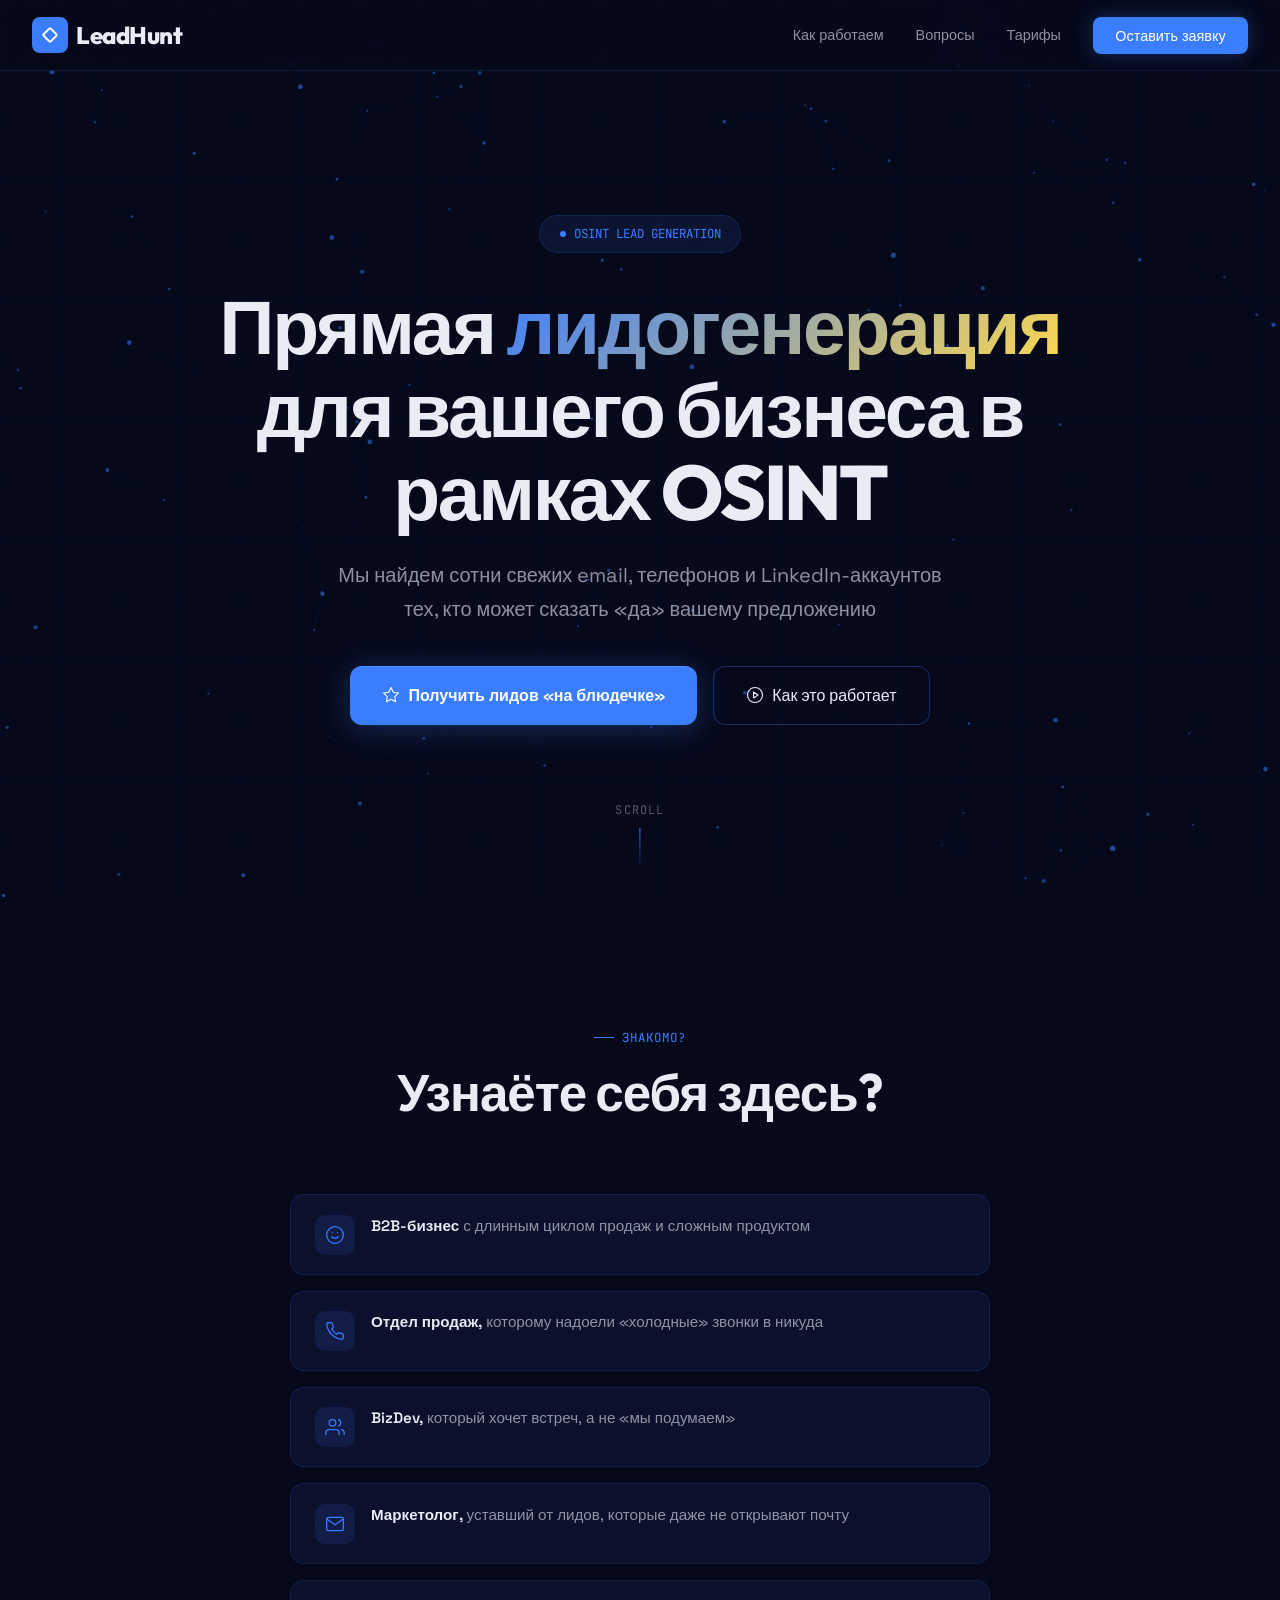
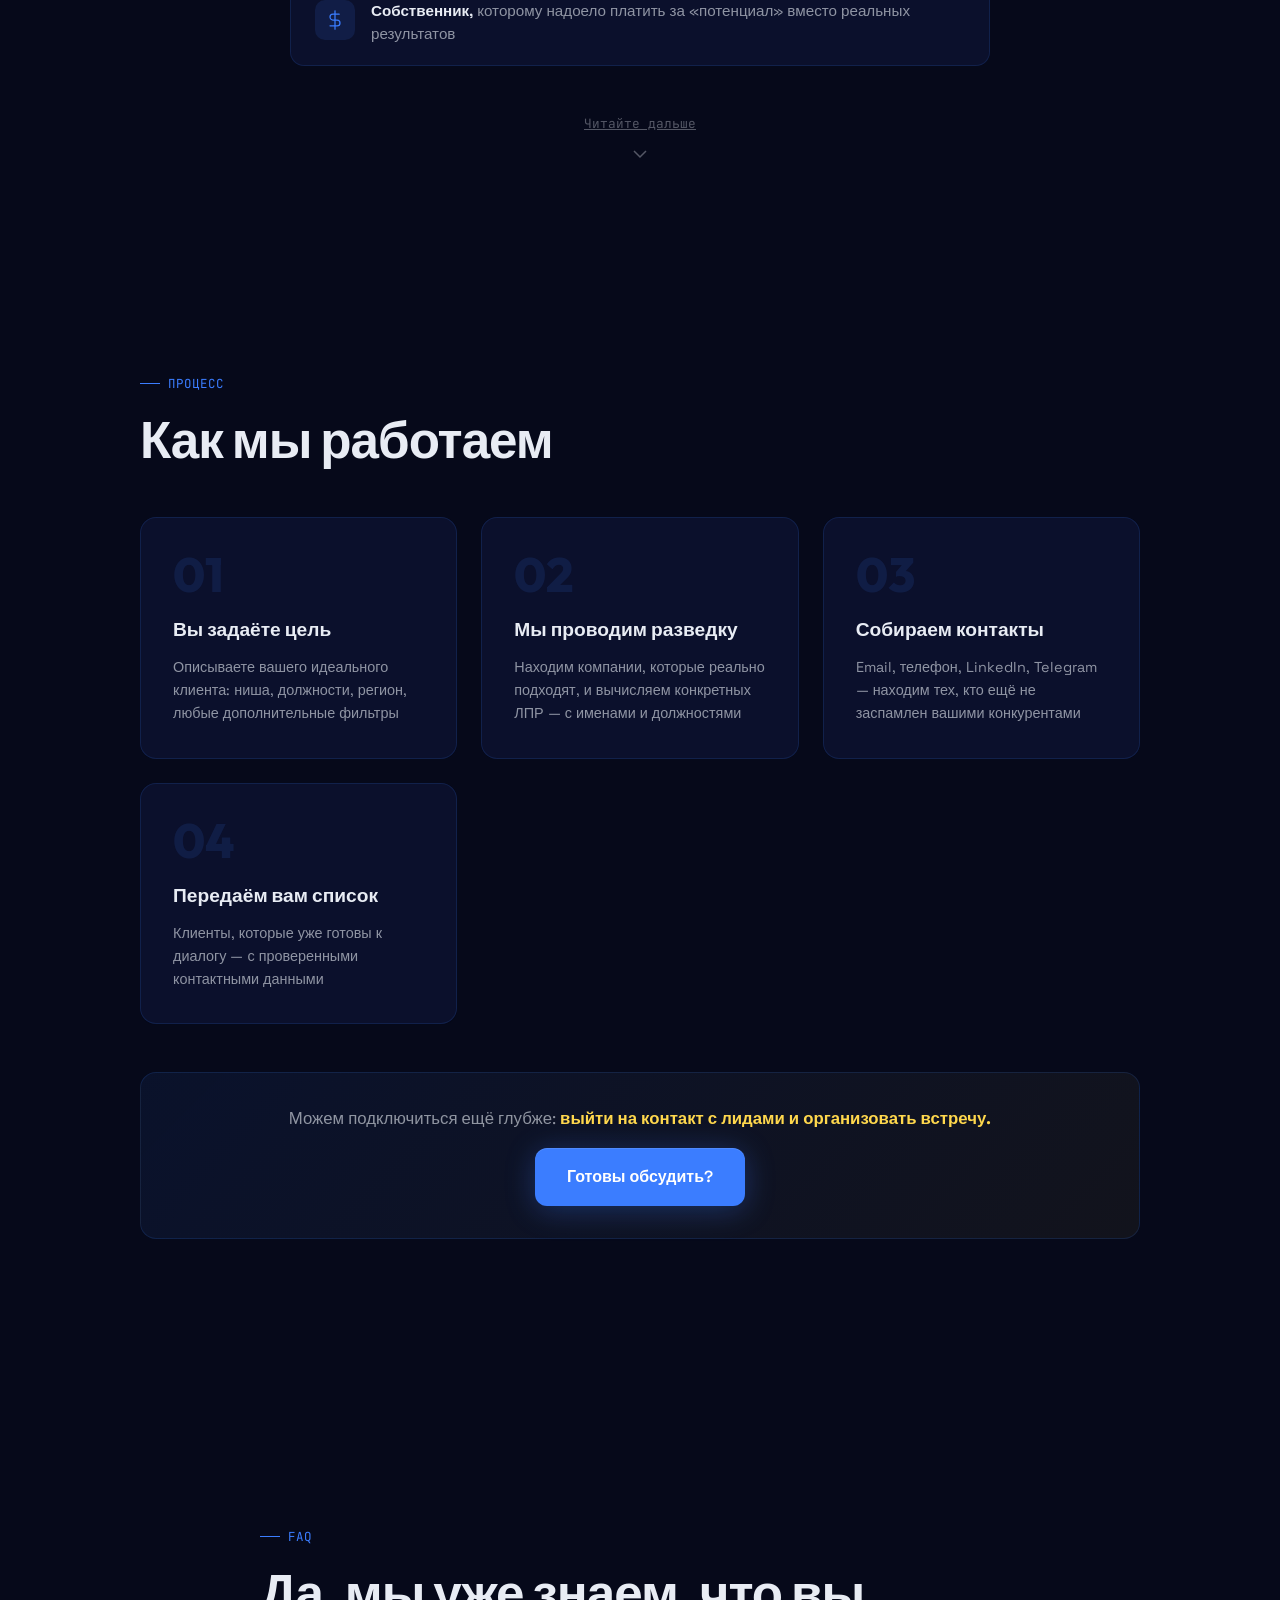
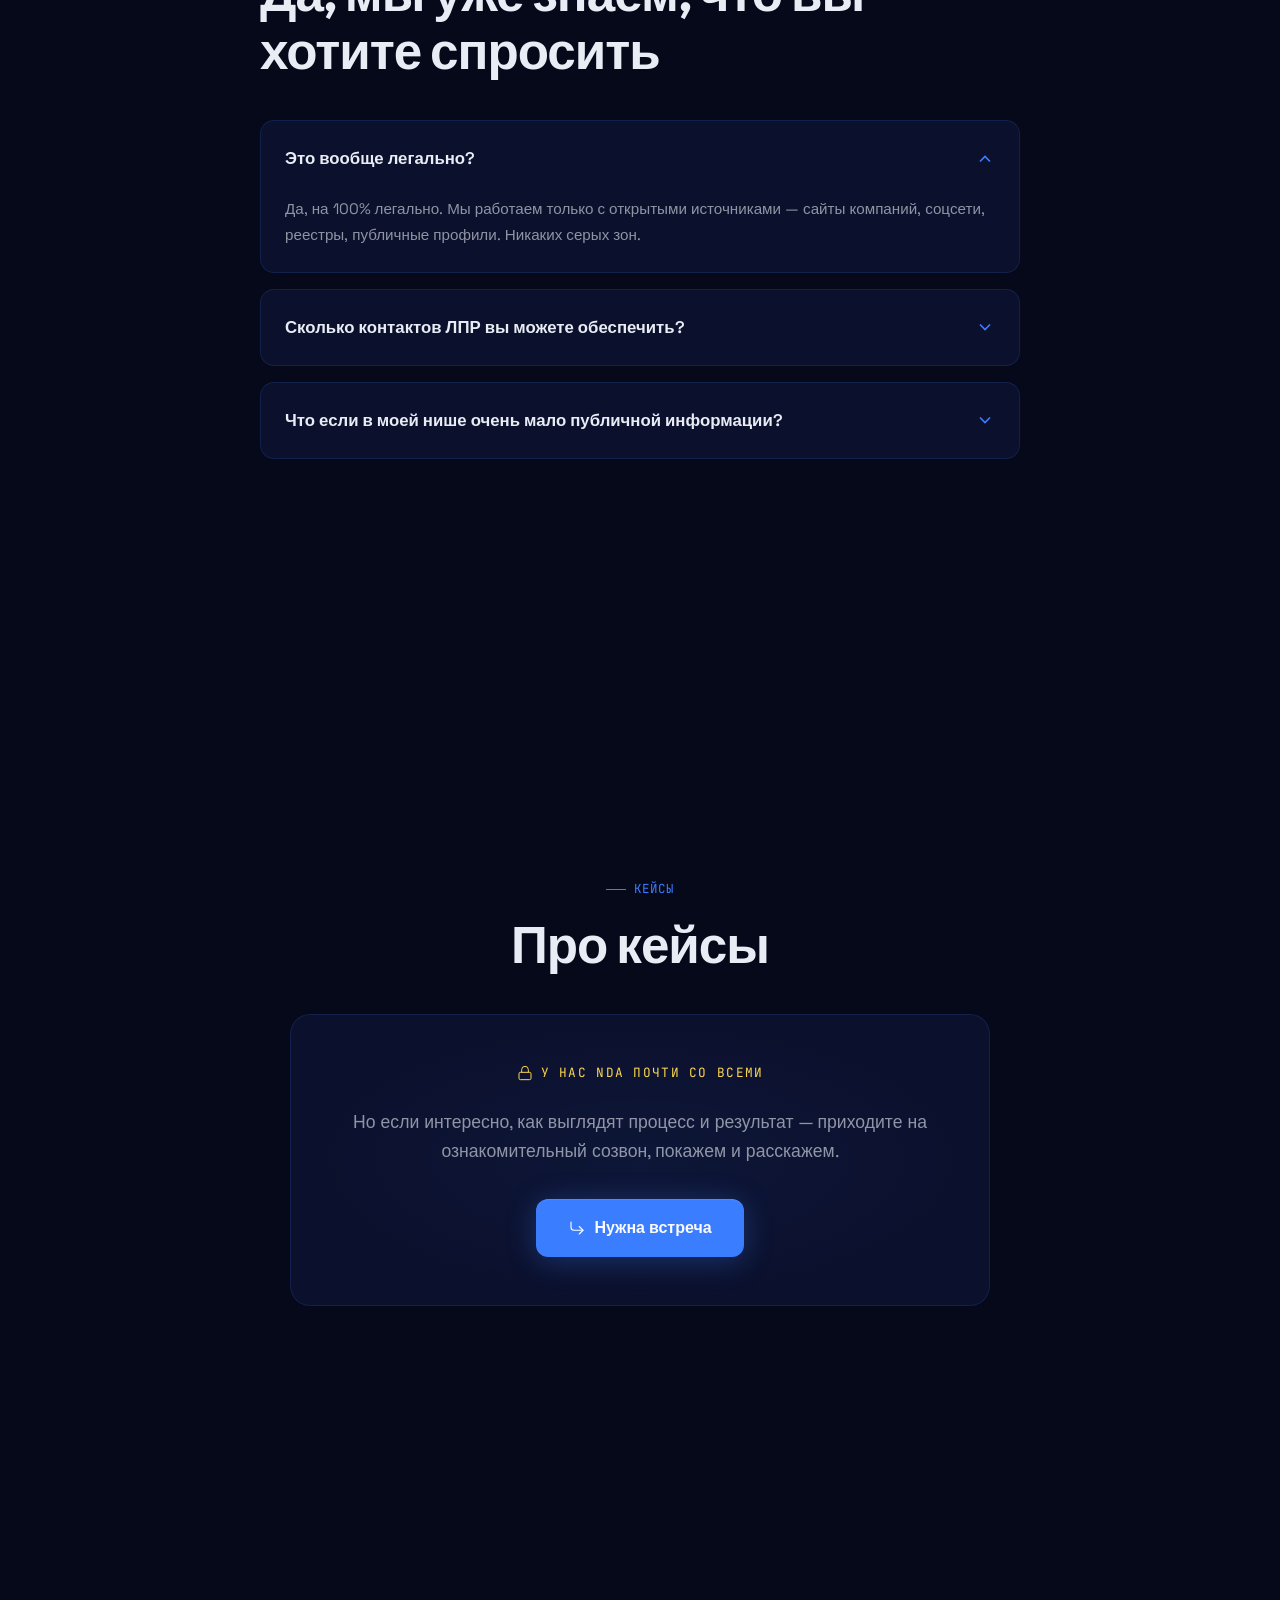
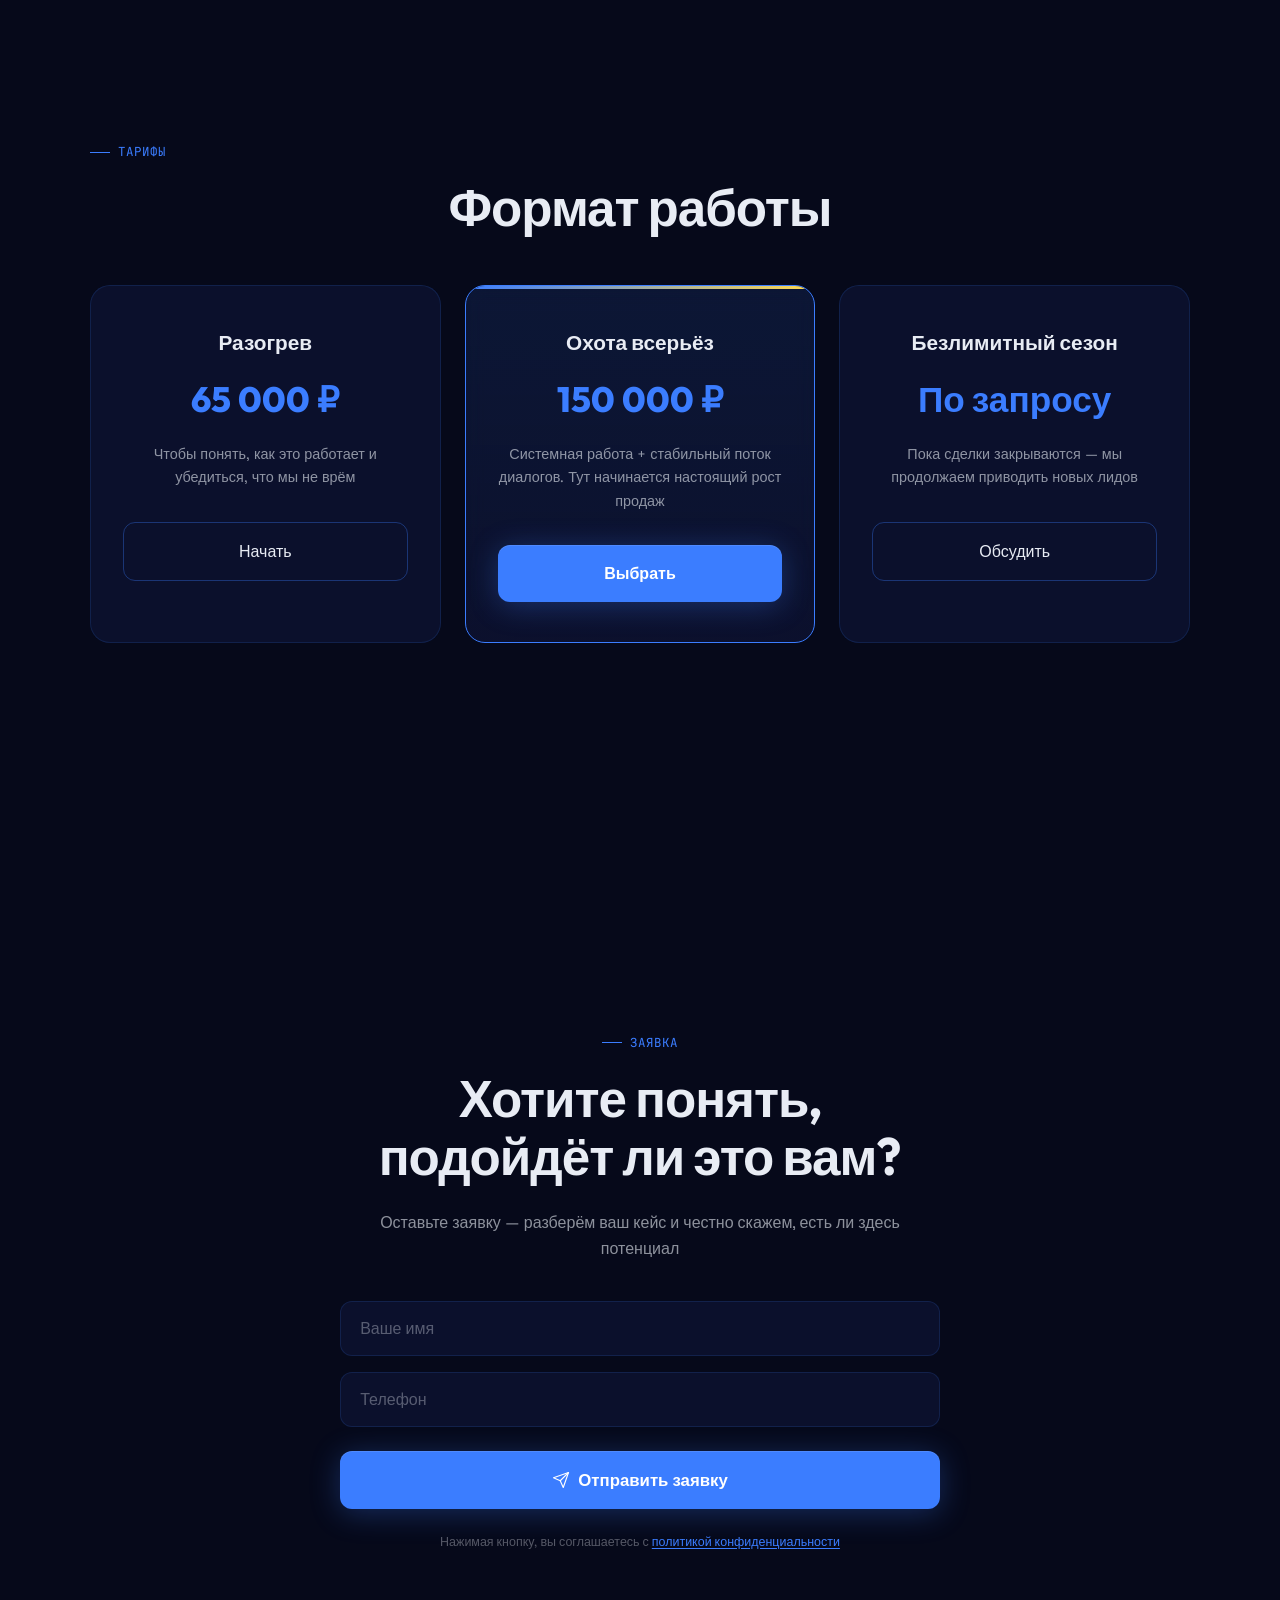
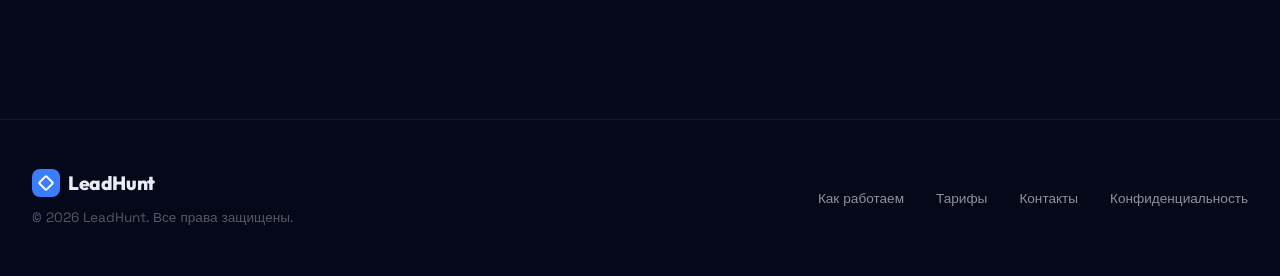
<file: index (1).html>
<!DOCTYPE html>
<html lang="ru">
<head>
<meta charset="UTF-8">
<meta name="viewport" content="width=device-width, initial-scale=1.0">
<title>LeadHunt — OSINT-лидогенерация для B2B</title>
<link rel="preconnect" href="https://fonts.googleapis.com">
<link rel="preconnect" href="https://fonts.gstatic.com" crossorigin>
<link href="https://fonts.googleapis.com/css2?family=Space+Grotesk:wght@400;500;600;700&family=JetBrains+Mono:wght@400;500&family=Outfit:wght@300;400;500;600;700;800&display=swap" rel="stylesheet">
<style>
*, *::before, *::after { margin: 0; padding: 0; box-sizing: border-box; }

:root {
  --bg-deep: #06091a;
  --bg-primary: #0a0e27;
  --bg-card: rgba(16, 22, 58, 0.6);
  --bg-card-hover: rgba(22, 30, 72, 0.7);
  --accent-blue: #3b7dff;
  --accent-blue-glow: rgba(59, 125, 255, 0.3);
  --accent-yellow: #ffd84d;
  --accent-yellow-glow: rgba(255, 216, 77, 0.2);
  --text-primary: #e8ecf4;
  --text-secondary: rgba(232, 236, 244, 0.6);
  --text-muted: rgba(232, 236, 244, 0.35);
  --border: rgba(59, 125, 255, 0.15);
  --border-bright: rgba(59, 125, 255, 0.35);
  --font-display: 'Outfit', sans-serif;
  --font-body: 'Space Grotesk', sans-serif;
  --font-mono: 'JetBrains Mono', monospace;
}

html { scroll-behavior: smooth; }

body {
  font-family: var(--font-body);
  background: var(--bg-deep);
  color: var(--text-primary);
  overflow-x: hidden;
  line-height: 1.6;
}

#bg-canvas {
  position: fixed;
  top: 0; left: 0;
  width: 100%; height: 100%;
  z-index: 0;
  pointer-events: none;
}

.site-header {
  position: fixed;
  top: 0; left: 0; right: 0;
  z-index: 1000;
  padding: 1rem 2rem;
  backdrop-filter: blur(20px);
  background: rgba(6, 9, 26, 0.7);
  border-bottom: 1px solid var(--border);
  transition: all 0.4s ease;
}
.site-header.scrolled {
  padding: 0.7rem 2rem;
  background: rgba(6, 9, 26, 0.92);
}
.header-inner {
  max-width: 1280px;
  margin: 0 auto;
  display: flex;
  align-items: center;
  justify-content: space-between;
}
.logo {
  font-family: var(--font-display);
  font-weight: 800;
  font-size: 1.5rem;
  letter-spacing: -0.02em;
  color: var(--text-primary);
  text-decoration: none;
  display: flex;
  align-items: center;
  gap: 0.5rem;
}
.logo-icon {
  width: 36px; height: 36px;
  background: var(--accent-blue);
  border-radius: 8px;
  display: grid;
  place-items: center;
  position: relative;
}
.logo-icon::before {
  content: '';
  width: 12px; height: 12px;
  border: 2px solid #fff;
  border-radius: 2px;
  transform: rotate(45deg);
}
.nav-links {
  display: flex;
  gap: 2rem;
  align-items: center;
  list-style: none;
}
.nav-links a {
  color: var(--text-secondary);
  text-decoration: none;
  font-size: 0.9rem;
  font-weight: 500;
  transition: color 0.3s;
  position: relative;
}
.nav-links a:hover { color: var(--text-primary); }
.nav-links a::after {
  content: '';
  position: absolute;
  bottom: -4px;
  left: 0; right: 0;
  height: 1px;
  background: var(--accent-blue);
  transform: scaleX(0);
  transition: transform 0.3s;
}
.nav-links a:hover::after { transform: scaleX(1); }
.nav-cta {
  background: var(--accent-blue) !important;
  color: #fff !important;
  padding: 0.6rem 1.4rem;
  border-radius: 8px;
  font-weight: 600;
  transition: all 0.3s !important;
  box-shadow: 0 0 20px var(--accent-blue-glow);
}
.nav-cta:hover {
  background: #5090ff !important;
  transform: translateY(-1px);
  box-shadow: 0 4px 30px var(--accent-blue-glow);
}
.nav-cta::after { display: none !important; }

.mobile-toggle {
  display: none;
  background: none;
  border: none;
  cursor: pointer;
  width: 32px; height: 32px;
  position: relative;
}
.mobile-toggle span {
  display: block;
  width: 24px; height: 2px;
  background: var(--text-primary);
  position: absolute;
  left: 4px;
  transition: all 0.3s;
}
.mobile-toggle span:nth-child(1) { top: 8px; }
.mobile-toggle span:nth-child(2) { top: 15px; }
.mobile-toggle span:nth-child(3) { top: 22px; }

.content-wrapper {
  position: relative;
  z-index: 1;
}

section {
  position: relative;
  min-height: 100vh;
  display: flex;
  align-items: center;
  justify-content: center;
  padding: 120px 2rem 80px;
}

.hero {
  text-align: center;
  min-height: 100vh;
  display: flex;
  flex-direction: column;
  align-items: center;
  justify-content: center;
}
.hero-badge {
  display: inline-flex;
  align-items: center;
  gap: 0.5rem;
  padding: 0.5rem 1.2rem;
  background: rgba(59, 125, 255, 0.1);
  border: 1px solid var(--border);
  border-radius: 100px;
  font-family: var(--font-mono);
  font-size: 0.78rem;
  color: var(--accent-blue);
  margin-bottom: 2rem;
  animation: fadeInDown 0.8s ease both;
}
.hero-badge .dot {
  width: 6px; height: 6px;
  background: var(--accent-blue);
  border-radius: 50%;
  animation: pulse 2s infinite;
}
.hero h1 {
  font-family: var(--font-display);
  font-size: clamp(2.8rem, 6vw, 5rem);
  font-weight: 800;
  line-height: 1.08;
  letter-spacing: -0.03em;
  max-width: 900px;
  margin-bottom: 1.5rem;
  animation: fadeInUp 0.8s 0.15s ease both;
}
.hero h1 .highlight {
  background: linear-gradient(135deg, var(--accent-blue), var(--accent-yellow));
  -webkit-background-clip: text;
  -webkit-text-fill-color: transparent;
  background-clip: text;
}
.hero-sub {
  font-size: clamp(1rem, 2vw, 1.25rem);
  color: var(--text-secondary);
  max-width: 640px;
  line-height: 1.7;
  margin-bottom: 2.5rem;
  animation: fadeInUp 0.8s 0.3s ease both;
}
.hero-cta-group {
  display: flex;
  gap: 1rem;
  flex-wrap: wrap;
  justify-content: center;
  animation: fadeInUp 0.8s 0.45s ease both;
}
.btn-primary {
  display: inline-flex;
  align-items: center;
  gap: 0.5rem;
  padding: 1rem 2rem;
  background: var(--accent-blue);
  color: #fff;
  border: none;
  border-radius: 12px;
  font-family: var(--font-body);
  font-size: 1rem;
  font-weight: 600;
  cursor: pointer;
  transition: all 0.35s ease;
  box-shadow: 0 4px 30px var(--accent-blue-glow), inset 0 1px 0 rgba(255,255,255,0.1);
  text-decoration: none;
}
.btn-primary:hover {
  transform: translateY(-2px);
  box-shadow: 0 8px 40px rgba(59, 125, 255, 0.5), inset 0 1px 0 rgba(255,255,255,0.15);
}
.btn-secondary {
  display: inline-flex;
  align-items: center;
  gap: 0.5rem;
  padding: 1rem 2rem;
  background: transparent;
  color: var(--text-primary);
  border: 1px solid var(--border-bright);
  border-radius: 12px;
  font-family: var(--font-body);
  font-size: 1rem;
  font-weight: 500;
  cursor: pointer;
  transition: all 0.35s ease;
  text-decoration: none;
}
.btn-secondary:hover {
  background: rgba(59, 125, 255, 0.08);
  border-color: var(--accent-blue);
  transform: translateY(-1px);
}

.scroll-indicator {
  position: absolute;
  bottom: 2rem;
  left: 50%;
  transform: translateX(-50%);
  display: flex;
  flex-direction: column;
  align-items: center;
  gap: 0.5rem;
  animation: fadeIn 1s 1s ease both;
}
.scroll-indicator span {
  font-size: 0.75rem;
  color: var(--text-muted);
  font-family: var(--font-mono);
  letter-spacing: 0.1em;
  text-transform: uppercase;
}
.scroll-line {
  width: 1px;
  height: 40px;
  background: linear-gradient(to bottom, var(--accent-blue), transparent);
  animation: scrollPulse 2s infinite;
}

.section-tag {
  display: inline-flex;
  align-items: center;
  gap: 0.5rem;
  font-family: var(--font-mono);
  font-size: 0.78rem;
  color: var(--accent-blue);
  letter-spacing: 0.08em;
  text-transform: uppercase;
  margin-bottom: 1rem;
}
.section-tag::before {
  content: '';
  width: 20px;
  height: 1px;
  background: var(--accent-blue);
}
.section-title {
  font-family: var(--font-display);
  font-size: clamp(2rem, 4vw, 3.2rem);
  font-weight: 700;
  letter-spacing: -0.02em;
  line-height: 1.15;
  margin-bottom: 1.5rem;
}

.pain-section { flex-direction: column; }
.pain-content { max-width: 800px; text-align: center; }
.pain-grid {
  display: grid;
  gap: 1rem;
  margin-top: 3rem;
  max-width: 700px;
  width: 100%;
}
.pain-item {
  display: flex;
  align-items: flex-start;
  gap: 1rem;
  padding: 1.2rem 1.5rem;
  background: var(--bg-card);
  border: 1px solid var(--border);
  border-radius: 14px;
  transition: all 0.4s ease;
  text-align: left;
  backdrop-filter: blur(10px);
  opacity: 0;
  transform: translateY(20px);
}
.pain-item.visible { opacity: 1; transform: translateY(0); }
.pain-item:hover {
  background: var(--bg-card-hover);
  border-color: var(--border-bright);
  transform: translateX(6px);
}
.pain-icon {
  width: 40px; height: 40px;
  min-width: 40px;
  background: rgba(59, 125, 255, 0.12);
  border-radius: 10px;
  display: grid;
  place-items: center;
}
.pain-icon svg {
  width: 20px; height: 20px;
  stroke: var(--accent-blue);
  fill: none;
  stroke-width: 1.5;
  stroke-linecap: round;
  stroke-linejoin: round;
}
.pain-item p { font-size: 0.95rem; color: var(--text-secondary); line-height: 1.5; }
.pain-item p strong { color: var(--text-primary); font-weight: 600; }

.scroll-arrow {
  margin-top: 3rem;
  display: flex;
  flex-direction: column;
  align-items: center;
  gap: 0.5rem;
  cursor: pointer;
  color: var(--text-muted);
  transition: color 0.3s;
}
.scroll-arrow:hover { color: var(--accent-blue); }
.scroll-arrow span { font-size: 0.8rem; font-family: var(--font-mono); }
.scroll-arrow svg {
  width: 24px; height: 24px;
  stroke: currentColor;
  fill: none;
  stroke-width: 1.5;
  animation: bounceDown 2s infinite;
}

.how-section { flex-direction: column; }
.how-content { max-width: 1000px; width: 100%; }
.steps-grid {
  display: grid;
  grid-template-columns: repeat(auto-fit, minmax(240px, 1fr));
  gap: 1.5rem;
  margin-top: 3rem;
}
.step-card {
  padding: 2rem;
  background: var(--bg-card);
  border: 1px solid var(--border);
  border-radius: 16px;
  position: relative;
  transition: all 0.4s ease;
  backdrop-filter: blur(10px);
  overflow: hidden;
  opacity: 0;
  transform: translateY(30px);
}
.step-card.visible { opacity: 1; transform: translateY(0); }
.step-card::before {
  content: '';
  position: absolute;
  top: 0; left: 0; right: 0;
  height: 2px;
  background: linear-gradient(90deg, var(--accent-blue), transparent);
  opacity: 0;
  transition: opacity 0.4s;
}
.step-card:hover::before { opacity: 1; }
.step-card:hover {
  background: var(--bg-card-hover);
  border-color: var(--border-bright);
  transform: translateY(-4px);
}
.step-number {
  font-family: var(--font-display);
  font-size: 3rem;
  font-weight: 800;
  color: rgba(59, 125, 255, 0.12);
  line-height: 1;
  margin-bottom: 1rem;
}
.step-card h3 {
  font-family: var(--font-display);
  font-size: 1.2rem;
  font-weight: 700;
  margin-bottom: 0.75rem;
  color: var(--text-primary);
}
.step-card p { font-size: 0.9rem; color: var(--text-secondary); line-height: 1.6; }

.how-cta-box {
  margin-top: 3rem;
  padding: 2rem;
  background: linear-gradient(135deg, rgba(59, 125, 255, 0.08), rgba(255, 216, 77, 0.05));
  border: 1px solid var(--border);
  border-radius: 16px;
  text-align: center;
}
.how-cta-box p { font-size: 1.05rem; color: var(--text-secondary); margin-bottom: 1rem; line-height: 1.6; }
.how-cta-box strong { color: var(--accent-yellow); }

.faq-section { flex-direction: column; }
.faq-content { max-width: 760px; width: 100%; }
.faq-list { margin-top: 2.5rem; display: flex; flex-direction: column; gap: 1rem; }
.faq-item {
  background: var(--bg-card);
  border: 1px solid var(--border);
  border-radius: 14px;
  overflow: hidden;
  transition: all 0.3s;
  backdrop-filter: blur(10px);
  opacity: 0;
  transform: translateY(20px);
}
.faq-item.visible { opacity: 1; transform: translateY(0); }
.faq-item:hover { border-color: var(--border-bright); }
.faq-q {
  padding: 1.5rem;
  cursor: pointer;
  display: flex;
  align-items: center;
  justify-content: space-between;
  gap: 1rem;
  font-weight: 600;
  font-size: 1.05rem;
  color: var(--text-primary);
  user-select: none;
}
.faq-q svg {
  width: 20px; height: 20px;
  stroke: var(--accent-blue);
  fill: none;
  stroke-width: 2;
  transition: transform 0.3s;
  min-width: 20px;
}
.faq-item.open .faq-q svg { transform: rotate(180deg); }
.faq-a { max-height: 0; overflow: hidden; transition: max-height 0.4s ease, padding 0.4s ease; }
.faq-item.open .faq-a { max-height: 200px; }
.faq-a-inner { padding: 0 1.5rem 1.5rem; font-size: 0.95rem; color: var(--text-secondary); line-height: 1.7; }

.cases-section { flex-direction: column; }
.cases-content { max-width: 700px; text-align: center; }
.cases-box {
  margin-top: 2.5rem;
  padding: 3rem;
  background: var(--bg-card);
  border: 1px solid var(--border);
  border-radius: 20px;
  text-align: center;
  backdrop-filter: blur(10px);
  position: relative;
  overflow: hidden;
}
.cases-box::before {
  content: '';
  position: absolute;
  inset: 0;
  background: radial-gradient(ellipse at center, rgba(59, 125, 255, 0.06), transparent 70%);
  pointer-events: none;
}
.cases-nda {
  font-family: var(--font-mono);
  font-size: 0.8rem;
  color: var(--accent-yellow);
  letter-spacing: 0.1em;
  text-transform: uppercase;
  margin-bottom: 1.5rem;
  display: flex;
  align-items: center;
  justify-content: center;
  gap: 0.5rem;
}
.cases-nda svg { width: 16px; height: 16px; stroke: var(--accent-yellow); fill: none; stroke-width: 1.5; }
.cases-box p { font-size: 1.1rem; color: var(--text-secondary); line-height: 1.7; margin-bottom: 2rem; position: relative; }

.pricing-section { flex-direction: column; }
.pricing-content { max-width: 1100px; width: 100%; }
.pricing-grid {
  display: grid;
  grid-template-columns: repeat(auto-fit, minmax(280px, 1fr));
  gap: 1.5rem;
  margin-top: 3rem;
}
.price-card {
  padding: 2.5rem 2rem;
  background: var(--bg-card);
  border: 1px solid var(--border);
  border-radius: 20px;
  text-align: center;
  transition: all 0.4s ease;
  backdrop-filter: blur(10px);
  position: relative;
  overflow: hidden;
  opacity: 0;
  transform: translateY(30px);
}
.price-card.visible { opacity: 1; transform: translateY(0); }
.price-card:hover { transform: translateY(-6px); border-color: var(--border-bright); }
.price-card.featured {
  border-color: var(--accent-blue);
  background: linear-gradient(180deg, rgba(59, 125, 255, 0.12), var(--bg-card));
}
.price-card.featured::before {
  content: '';
  position: absolute;
  top: 0; left: 0; right: 0;
  height: 3px;
  background: linear-gradient(90deg, var(--accent-blue), var(--accent-yellow));
}
.price-label { font-family: var(--font-display); font-size: 1.3rem; font-weight: 700; margin-bottom: 0.75rem; }
.price-amount { font-family: var(--font-display); font-size: 2.2rem; font-weight: 800; color: var(--accent-blue); margin-bottom: 1rem; }
.price-amount small { font-size: 0.9rem; font-weight: 400; color: var(--text-muted); }
.price-desc { font-size: 0.9rem; color: var(--text-secondary); line-height: 1.6; margin-bottom: 2rem; }
.price-card .btn-primary,
.price-card .btn-secondary { width: 100%; justify-content: center; }

.cta-section { flex-direction: column; }
.cta-content { max-width: 600px; text-align: center; width: 100%; }
.cta-form { margin-top: 2.5rem; display: flex; flex-direction: column; gap: 1rem; }
.form-group { position: relative; }
.form-group input {
  width: 100%;
  padding: 1rem 1.2rem;
  background: var(--bg-card);
  border: 1px solid var(--border);
  border-radius: 12px;
  color: var(--text-primary);
  font-family: var(--font-body);
  font-size: 1rem;
  outline: none;
  transition: all 0.3s;
}
.form-group input::placeholder { color: var(--text-muted); }
.form-group input:focus { border-color: var(--accent-blue); box-shadow: 0 0 0 3px var(--accent-blue-glow); }
.form-submit { margin-top: 0.5rem; }
.form-submit .btn-primary { width: 100%; justify-content: center; font-size: 1.05rem; padding: 1.1rem 2rem; }
.form-note { font-size: 0.78rem; color: var(--text-muted); margin-top: 0.5rem; }
.form-note a { color: var(--accent-blue); text-decoration: underline; text-underline-offset: 2px; }

.form-error {
  display: none;
  text-align: center;
  padding: 1rem;
  margin-top: 0.5rem;
  background: rgba(239, 68, 68, 0.1);
  border: 1px solid rgba(239, 68, 68, 0.3);
  border-radius: 10px;
  color: #f87171;
  font-size: 0.9rem;
}
.form-error.active { display: block; }

.site-footer {
  position: relative;
  z-index: 1;
  border-top: 1px solid var(--border);
  padding: 3rem 2rem;
  background: rgba(6, 9, 26, 0.9);
  backdrop-filter: blur(20px);
}
.footer-inner {
  max-width: 1280px;
  margin: 0 auto;
  display: flex;
  justify-content: space-between;
  align-items: center;
  flex-wrap: wrap;
  gap: 1.5rem;
}
.footer-left { display: flex; flex-direction: column; gap: 0.5rem; }
.footer-copy { font-size: 0.85rem; color: var(--text-muted); }
.footer-links { display: flex; gap: 2rem; list-style: none; }
.footer-links a { color: var(--text-secondary); text-decoration: none; font-size: 0.85rem; transition: color 0.3s; }
.footer-links a:hover { color: var(--accent-blue); }

.modal-overlay {
  position: fixed;
  inset: 0;
  z-index: 9999;
  background: rgba(6, 9, 26, 0.85);
  backdrop-filter: blur(10px);
  display: none;
  align-items: center;
  justify-content: center;
  padding: 2rem;
}
.modal-overlay.active { display: flex; }
.modal-box {
  background: var(--bg-primary);
  border: 1px solid var(--border);
  border-radius: 20px;
  max-width: 640px;
  width: 100%;
  max-height: 80vh;
  overflow-y: auto;
  padding: 2.5rem;
}
.modal-box h2 { font-family: var(--font-display); font-size: 1.6rem; font-weight: 700; margin-bottom: 1.5rem; }
.modal-box p, .modal-box li { font-size: 0.9rem; color: var(--text-secondary); line-height: 1.7; margin-bottom: 0.75rem; }
.modal-box h3 { font-size: 1.05rem; font-weight: 600; color: var(--text-primary); margin-top: 1.5rem; margin-bottom: 0.75rem; }
.modal-box ul { padding-left: 1.5rem; margin-bottom: 1rem; }
.modal-close {
  margin-top: 1.5rem;
  background: var(--bg-card);
  border: 1px solid var(--border);
  color: var(--text-primary);
  padding: 0.7rem 1.5rem;
  border-radius: 10px;
  cursor: pointer;
  font-family: var(--font-body);
  font-size: 0.9rem;
  transition: all 0.3s;
}
.modal-close:hover { border-color: var(--accent-blue); }

.form-success { display: none; text-align: center; padding: 2rem; }
.form-success.active { display: block; }
.form-success svg { width: 48px; height: 48px; stroke: #4ade80; fill: none; stroke-width: 1.5; margin-bottom: 1rem; }
.form-success h3 { font-family: var(--font-display); font-size: 1.4rem; font-weight: 700; margin-bottom: 0.5rem; }
.form-success p { color: var(--text-secondary); font-size: 0.95rem; }

@keyframes fadeInUp { from { opacity: 0; transform: translateY(30px); } to { opacity: 1; transform: translateY(0); } }
@keyframes fadeInDown { from { opacity: 0; transform: translateY(-20px); } to { opacity: 1; transform: translateY(0); } }
@keyframes fadeIn { from { opacity: 0; } to { opacity: 1; } }
@keyframes pulse { 0%, 100% { opacity: 1; } 50% { opacity: 0.3; } }
@keyframes scrollPulse { 0% { opacity: 1; transform: scaleY(1); } 50% { opacity: 0.3; transform: scaleY(0.6); } 100% { opacity: 1; transform: scaleY(1); } }
@keyframes bounceDown { 0%, 100% { transform: translateY(0); } 50% { transform: translateY(6px); } }
@keyframes float { 0%, 100% { transform: translateY(0); } 50% { transform: translateY(-10px); } }

@media (max-width: 768px) {
  .nav-links { display: none; }
  .mobile-toggle { display: block; }
  .nav-links.mobile-open {
    display: flex;
    flex-direction: column;
    position: absolute;
    top: 100%;
    left: 0; right: 0;
    background: rgba(6, 9, 26, 0.96);
    border-bottom: 1px solid var(--border);
    padding: 1.5rem 2rem;
    gap: 1rem;
    backdrop-filter: blur(20px);
  }
  section { padding: 100px 1.2rem 60px; min-height: auto; }
  .hero { min-height: 100vh; }
  .steps-grid { grid-template-columns: 1fr; }
  .pricing-grid { grid-template-columns: 1fr; }
  .footer-inner { flex-direction: column; text-align: center; }
  .footer-links { justify-content: center; }
}
</style>
</head>
<body>

<canvas id="bg-canvas"></canvas>

<header class="site-header" id="siteHeader">
  <div class="header-inner">
    <a href="#" class="logo">
      <div class="logo-icon"></div>
      LeadHunt
    </a>
    <nav>
      <ul class="nav-links" id="navLinks">
        <li><a href="#how">Как работаем</a></li>
        <li><a href="#faq">Вопросы</a></li>
        <li><a href="#pricing">Тарифы</a></li>
        <li><a href="#contact" class="nav-cta">Оставить заявку</a></li>
      </ul>
    </nav>
    <button class="mobile-toggle" id="mobileToggle" aria-label="Меню">
      <span></span><span></span><span></span>
    </button>
  </div>
</header>

<div class="content-wrapper">

  <section class="hero" id="hero">
    <div class="hero-badge">
      <span class="dot"></span>
      OSINT LEAD GENERATION
    </div>
    <h1>Прямая <span class="highlight">лидогенерация</span> для вашего бизнеса в рамках OSINT</h1>
    <p class="hero-sub">Мы найдем сотни свежих email, телефонов и LinkedIn-аккаунтов тех, кто может сказать «да» вашему предложению</p>
    <div class="hero-cta-group">
      <a href="#contact" class="btn-primary">
        <svg width="18" height="18" viewBox="0 0 24 24" fill="none" stroke="currentColor" stroke-width="1.5" stroke-linecap="round" stroke-linejoin="round"><path d="M12 2l3.09 6.26L22 9.27l-5 4.87 1.18 6.88L12 17.77l-6.18 3.25L7 14.14 2 9.27l6.91-1.01L12 2z"/></svg>
        Получить лидов «на блюдечке»
      </a>
      <a href="#how" class="btn-secondary">
        <svg width="18" height="18" viewBox="0 0 24 24" fill="none" stroke="currentColor" stroke-width="1.5" stroke-linecap="round" stroke-linejoin="round"><circle cx="12" cy="12" r="10"/><polygon points="10 8 16 12 10 16 10 8"/></svg>
        Как это работает
      </a>
    </div>
    <div class="scroll-indicator">
      <span>scroll</span>
      <div class="scroll-line"></div>
    </div>
  </section>

  <section class="pain-section" id="pain">
    <div class="pain-content">
      <div class="section-tag">Знакомо?</div>
      <h2 class="section-title">Узнаёте себя здесь?</h2>
    </div>
    <div class="pain-grid">
      <div class="pain-item" data-delay="0">
        <div class="pain-icon"><svg viewBox="0 0 24 24"><path d="M12 2C6.48 2 2 6.48 2 12s4.48 10 10 10 10-4.48 10-10S17.52 2 12 2z"/><path d="M8 14s1.5 2 4 2 4-2 4-2"/><line x1="9" y1="9" x2="9.01" y2="9"/><line x1="15" y1="9" x2="15.01" y2="9"/></svg></div>
        <p><strong>B2B-бизнес</strong> с длинным циклом продаж и сложным продуктом</p>
      </div>
      <div class="pain-item" data-delay="100">
        <div class="pain-icon"><svg viewBox="0 0 24 24"><path d="M22 16.92v3a2 2 0 01-2.18 2 19.79 19.79 0 01-8.63-3.07 19.5 19.5 0 01-6-6 19.79 19.79 0 01-3.07-8.67A2 2 0 014.11 2h3a2 2 0 012 1.72c.127.96.361 1.903.7 2.81a2 2 0 01-.45 2.11L8.09 9.91a16 16 0 006 6l1.27-1.27a2 2 0 012.11-.45c.907.339 1.85.573 2.81.7A2 2 0 0122 16.92z"/></svg></div>
        <p><strong>Отдел продаж,</strong> которому надоели «холодные» звонки в никуда</p>
      </div>
      <div class="pain-item" data-delay="200">
        <div class="pain-icon"><svg viewBox="0 0 24 24"><path d="M17 21v-2a4 4 0 00-4-4H5a4 4 0 00-4 4v2"/><circle cx="9" cy="7" r="4"/><path d="M23 21v-2a4 4 0 00-3-3.87"/><path d="M16 3.13a4 4 0 010 7.75"/></svg></div>
        <p><strong>BizDev,</strong> который хочет встреч, а не «мы подумаем»</p>
      </div>
      <div class="pain-item" data-delay="300">
        <div class="pain-icon"><svg viewBox="0 0 24 24"><path d="M4 4h16c1.1 0 2 .9 2 2v12c0 1.1-.9 2-2 2H4c-1.1 0-2-.9-2-2V6c0-1.1.9-2 2-2z"/><polyline points="22,6 12,13 2,6"/></svg></div>
        <p><strong>Маркетолог,</strong> уставший от лидов, которые даже не открывают почту</p>
      </div>
      <div class="pain-item" data-delay="400">
        <div class="pain-icon"><svg viewBox="0 0 24 24"><line x1="12" y1="1" x2="12" y2="23"/><path d="M17 5H9.5a3.5 3.5 0 000 7h5a3.5 3.5 0 010 7H6"/></svg></div>
        <p><strong>Собственник,</strong> которому надоело платить за «потенциал» вместо реальных результатов</p>
      </div>
    </div>
    <a href="#how" class="scroll-arrow">
      <span>Читайте дальше</span>
      <svg viewBox="0 0 24 24"><polyline points="6 9 12 15 18 9"/></svg>
    </a>
  </section>

  <section class="how-section" id="how">
    <div class="how-content">
      <div class="section-tag">Процесс</div>
      <h2 class="section-title">Как мы работаем</h2>
      <div class="steps-grid">
        <div class="step-card" data-delay="0">
          <div class="step-number">01</div>
          <h3>Вы задаёте цель</h3>
          <p>Описываете вашего идеального клиента: ниша, должности, регион, любые дополнительные фильтры</p>
        </div>
        <div class="step-card" data-delay="150">
          <div class="step-number">02</div>
          <h3>Мы проводим разведку</h3>
          <p>Находим компании, которые реально подходят, и вычисляем конкретных ЛПР — с именами и должностями</p>
        </div>
        <div class="step-card" data-delay="300">
          <div class="step-number">03</div>
          <h3>Собираем контакты</h3>
          <p>Email, телефон, LinkedIn, Telegram — находим тех, кто ещё не заспамлен вашими конкурентами</p>
        </div>
        <div class="step-card" data-delay="450">
          <div class="step-number">04</div>
          <h3>Передаём вам список</h3>
          <p>Клиенты, которые уже готовы к диалогу — с проверенными контактными данными</p>
        </div>
      </div>
      <div class="how-cta-box">
        <p>Можем подключиться ещё глубже: <strong>выйти на контакт с лидами и организовать встречу.</strong></p>
        <a href="#contact" class="btn-primary">Готовы обсудить?</a>
      </div>
    </div>
  </section>

  <section class="faq-section" id="faq">
    <div class="faq-content">
      <div class="section-tag">FAQ</div>
      <h2 class="section-title">Да, мы уже знаем, что вы хотите спросить</h2>
      <div class="faq-list">
        <div class="faq-item open">
          <div class="faq-q" onclick="toggleFaq(this)">
            <span>Это вообще легально?</span>
            <svg viewBox="0 0 24 24"><polyline points="6 9 12 15 18 9"/></svg>
          </div>
          <div class="faq-a"><div class="faq-a-inner">Да, на 100% легально. Мы работаем только с открытыми источниками — сайты компаний, соцсети, реестры, публичные профили. Никаких серых зон.</div></div>
        </div>
        <div class="faq-item">
          <div class="faq-q" onclick="toggleFaq(this)">
            <span>Сколько контактов ЛПР вы можете обеспечить?</span>
            <svg viewBox="0 0 24 24"><polyline points="6 9 12 15 18 9"/></svg>
          </div>
          <div class="faq-a"><div class="faq-a-inner">Зависит от ниши и сложности. Но в среднем — 100 контактов за 1–2 недели. Для нишевых рынков объём может быть меньше, зато качество — выше.</div></div>
        </div>
        <div class="faq-item">
          <div class="faq-q" onclick="toggleFaq(this)">
            <span>Что если в моей нише очень мало публичной информации?</span>
            <svg viewBox="0 0 24 24"><polyline points="6 9 12 15 18 9"/></svg>
          </div>
          <div class="faq-a"><div class="faq-a-inner">Если у вас сложные и нетипичные ICP — тем интереснее. Мы любим задачи со звёздочкой. Напишите нам, и мы оценим возможности бесплатно.</div></div>
        </div>
      </div>
    </div>
  </section>

  <section class="cases-section" id="cases">
    <div class="cases-content">
      <div class="section-tag">Кейсы</div>
      <h2 class="section-title">Про кейсы</h2>
      <div class="cases-box">
        <div class="cases-nda">
          <svg viewBox="0 0 24 24"><rect x="3" y="11" width="18" height="11" rx="2" ry="2"/><path d="M7 11V7a5 5 0 0110 0v4"/></svg>
          У нас NDA почти со всеми
        </div>
        <p>Но если интересно, как выглядят процесс и результат — приходите на ознакомительный созвон, покажем и расскажем.</p>
        <a href="#contact" class="btn-primary">
          <svg width="18" height="18" viewBox="0 0 24 24" fill="none" stroke="currentColor" stroke-width="1.5" stroke-linecap="round" stroke-linejoin="round"><path d="M15 10l5 5-5 5"/><path d="M4 4v7a4 4 0 004 4h12"/></svg>
          Нужна встреча
        </a>
      </div>
    </div>
  </section>

  <section class="pricing-section" id="pricing">
    <div class="pricing-content">
      <div class="section-tag">Тарифы</div>
      <h2 class="section-title" style="text-align:center;">Формат работы</h2>
      <div class="pricing-grid">
        <div class="price-card" data-delay="0">
          <div class="price-label">Разогрев</div>
          <div class="price-amount">65 000 ₽</div>
          <p class="price-desc">Чтобы понять, как это работает и убедиться, что мы не врём</p>
          <a href="#contact" class="btn-secondary">Начать</a>
        </div>
        <div class="price-card featured" data-delay="150">
          <div class="price-label">Охота всерьёз</div>
          <div class="price-amount">150 000 ₽</div>
          <p class="price-desc">Системная работа + стабильный поток диалогов. Тут начинается настоящий рост продаж</p>
          <a href="#contact" class="btn-primary">Выбрать</a>
        </div>
        <div class="price-card" data-delay="300">
          <div class="price-label">Безлимитный сезон</div>
          <div class="price-amount">По запросу</div>
          <p class="price-desc">Пока сделки закрываются — мы продолжаем приводить новых лидов</p>
          <a href="#contact" class="btn-secondary">Обсудить</a>
        </div>
      </div>
    </div>
  </section>

  <section class="cta-section" id="contact">
    <div class="cta-content">
      <div class="section-tag">Заявка</div>
      <h2 class="section-title">Хотите понять, подойдёт ли это вам?</h2>
      <p style="color: var(--text-secondary); margin-bottom: 0.5rem;">Оставьте заявку — разберём ваш кейс и честно скажем, есть ли здесь потенциал</p>

      <div id="formContainer">
        <div class="cta-form" id="leadForm">
          <div class="form-group">
            <input type="text" id="userName" placeholder="Ваше имя" required autocomplete="name">
          </div>
          <div class="form-group">
            <input type="tel" id="userPhone" placeholder="Телефон" required autocomplete="tel">
          </div>
          <div class="form-submit">
            <button class="btn-primary" onclick="submitForm()" id="submitBtn">
              <svg width="18" height="18" viewBox="0 0 24 24" fill="none" stroke="currentColor" stroke-width="1.5" stroke-linecap="round" stroke-linejoin="round"><line x1="22" y1="2" x2="11" y2="13"/><polygon points="22 2 15 22 11 13 2 9 22 2"/></svg>
              Отправить заявку
            </button>
          </div>
          <div class="form-error" id="formError">Не удалось отправить заявку. Попробуйте ещё раз или свяжитесь с нами напрямую.</div>
          <p class="form-note">Нажимая кнопку, вы соглашаетесь с <a href="#" onclick="openPrivacy(event)">политикой конфиденциальности</a></p>
        </div>
        <div class="form-success" id="formSuccess">
          <svg viewBox="0 0 24 24"><path d="M22 11.08V12a10 10 0 11-5.93-9.14"/><polyline points="22 4 12 14.01 9 11.01"/></svg>
          <h3>Заявка отправлена!</h3>
          <p>Мы свяжемся с вами в ближайшее время</p>
        </div>
      </div>
    </div>
  </section>

</div>

<footer class="site-footer">
  <div class="footer-inner">
    <div class="footer-left">
      <a href="#" class="logo" style="font-size:1.2rem">
        <div class="logo-icon" style="width:28px;height:28px"></div>
        LeadHunt
      </a>
      <p class="footer-copy">&copy; 2026 LeadHunt. Все права защищены.</p>
    </div>
    <ul class="footer-links">
      <li><a href="#how">Как работаем</a></li>
      <li><a href="#pricing">Тарифы</a></li>
      <li><a href="#contact">Контакты</a></li>
      <li><a href="#" onclick="openPrivacy(event)">Конфиденциальность</a></li>
    </ul>
  </div>
</footer>

<div class="modal-overlay" id="privacyModal">
  <div class="modal-box">
    <h2>Политика конфиденциальности</h2>
    <p>Настоящая политика конфиденциальности определяет порядок обработки и защиты персональных данных пользователей сайта LeadHunt.</p>
    <h3>1. Сбор данных</h3>
    <p>Мы собираем только те данные, которые вы предоставляете добровольно через форму заявки на сайте: имя и номер телефона.</p>
    <h3>2. Цели обработки</h3>
    <p>Персональные данные используются исключительно для связи с вами по вашему запросу и предоставления информации о наших услугах.</p>
    <h3>3. Хранение и защита</h3>
    <p>Мы принимаем необходимые организационные и технические меры для защиты ваших персональных данных от несанкционированного доступа, изменения, раскрытия или уничтожения.</p>
    <h3>4. Передача третьим лицам</h3>
    <p>Мы не передаём, не продаём и не раскрываем ваши персональные данные третьим лицам без вашего согласия, за исключением случаев, предусмотренных законодательством.</p>
    <h3>5. Срок хранения</h3>
    <p>Персональные данные хранятся в течение срока, необходимого для достижения целей обработки, после чего удаляются.</p>
    <h3>6. Ваши права</h3>
    <p>Вы вправе запросить информацию о своих персональных данных, потребовать их изменения или удаления, направив соответствующий запрос на наш контактный email.</p>
    <h3>7. Файлы cookie</h3>
    <p>Сайт может использовать файлы cookie для улучшения пользовательского опыта. Вы можете отключить cookie в настройках браузера.</p>
    <button class="modal-close" onclick="closePrivacy()">Закрыть</button>
  </div>
</div>

<script>
// ===== 3D PARTICLE BACKGROUND =====
(function() {
  const canvas = document.getElementById('bg-canvas');
  const ctx = canvas.getContext('2d');
  let w, h, particles = [], mouse = { x: -1000, y: -1000 };
  const PARTICLE_COUNT = 120;
  const CONNECT_DIST = 140;

  function resize() { w = canvas.width = window.innerWidth; h = canvas.height = window.innerHeight; }

  function createParticles() {
    particles = [];
    for (let i = 0; i < PARTICLE_COUNT; i++) {
      particles.push({
        x: Math.random() * w, y: Math.random() * h, z: Math.random() * 0.5 + 0.5,
        vx: (Math.random() - 0.5) * 0.4, vy: (Math.random() - 0.5) * 0.4, size: Math.random() * 2 + 1
      });
    }
  }

  function draw() {
    ctx.clearRect(0, 0, w, h);
    ctx.strokeStyle = 'rgba(59, 125, 255, 0.04)';
    ctx.lineWidth = 1;
    const gs = 60;
    for (let x = 0; x < w; x += gs) { ctx.beginPath(); ctx.moveTo(x, 0); ctx.lineTo(x, h); ctx.stroke(); }
    for (let y = 0; y < h; y += gs) { ctx.beginPath(); ctx.moveTo(0, y); ctx.lineTo(w, y); ctx.stroke(); }

    for (let i = 0; i < particles.length; i++) {
      const p = particles[i];
      p.x += p.vx; p.y += p.vy;
      if (p.x < 0) p.x = w; if (p.x > w) p.x = 0;
      if (p.y < 0) p.y = h; if (p.y > h) p.y = 0;
      const dx = p.x - mouse.x, dy = p.y - mouse.y;
      const dist = Math.sqrt(dx * dx + dy * dy);
      if (dist < 150) { p.x += dx * 0.01; p.y += dy * 0.01; }
      const alpha = 0.15 + p.z * 0.4;
      ctx.beginPath(); ctx.arc(p.x, p.y, p.size * p.z, 0, Math.PI * 2);
      ctx.fillStyle = `rgba(59, 125, 255, ${alpha})`; ctx.fill();
      for (let j = i + 1; j < particles.length; j++) {
        const p2 = particles[j];
        const ddx = p.x - p2.x, ddy = p.y - p2.y;
        const d = Math.sqrt(ddx * ddx + ddy * ddy);
        if (d < CONNECT_DIST) {
          ctx.beginPath(); ctx.moveTo(p.x, p.y); ctx.lineTo(p2.x, p2.y);
          ctx.strokeStyle = `rgba(59, 125, 255, ${(1 - d / CONNECT_DIST) * 0.1})`;
          ctx.lineWidth = 0.5; ctx.stroke();
        }
      }
    }
    requestAnimationFrame(draw);
  }

  window.addEventListener('resize', () => { resize(); createParticles(); });
  document.addEventListener('mousemove', e => { mouse.x = e.clientX; mouse.y = e.clientY; });
  resize(); createParticles(); draw();
})();

// ===== HEADER SCROLL =====
window.addEventListener('scroll', () => {
  document.getElementById('siteHeader').classList.toggle('scrolled', window.scrollY > 60);
});

// ===== MOBILE NAV =====
document.getElementById('mobileToggle').addEventListener('click', () => {
  document.getElementById('navLinks').classList.toggle('mobile-open');
});

// ===== SCROLL REVEAL =====
const observerOptions = { threshold: 0.15, rootMargin: '0px 0px -50px 0px' };
const observer = new IntersectionObserver((entries) => {
  entries.forEach(entry => {
    if (entry.isIntersecting) {
      const delay = parseInt(entry.target.dataset.delay || 0);
      setTimeout(() => entry.target.classList.add('visible'), delay);
      observer.unobserve(entry.target);
    }
  });
}, observerOptions);
document.querySelectorAll('.pain-item, .step-card, .faq-item, .price-card').forEach(el => observer.observe(el));

// ===== FAQ =====
function toggleFaq(el) {
  const item = el.parentElement;
  const isOpen = item.classList.contains('open');
  document.querySelectorAll('.faq-item').forEach(i => i.classList.remove('open'));
  if (!isOpen) item.classList.add('open');
}

// ===== FORM WITH TELEGRAM VIA API =====
async function submitForm() {
  const name = document.getElementById('userName').value.trim();
  const phone = document.getElementById('userPhone').value.trim();
  const errorEl = document.getElementById('formError');
  errorEl.classList.remove('active');

  if (!name || !phone) {
    if (!name) document.getElementById('userName').style.borderColor = '#ef4444';
    if (!phone) document.getElementById('userPhone').style.borderColor = '#ef4444';
    setTimeout(() => {
      document.getElementById('userName').style.borderColor = '';
      document.getElementById('userPhone').style.borderColor = '';
    }, 2000);
    return;
  }

  const btn = document.getElementById('submitBtn');
  btn.disabled = true;
  btn.innerHTML = '<span style="animation: pulse 1s infinite">Отправка...</span>';

  try {
    const response = await fetch('/api/send-lead', {
      method: 'POST',
      headers: { 'Content-Type': 'application/json' },
      body: JSON.stringify({ name, phone })
    });

    const data = await response.json();

    if (data.success) {
      document.getElementById('leadForm').style.display = 'none';
      document.getElementById('formSuccess').classList.add('active');
    } else {
      throw new Error(data.error || 'Server error');
    }
  } catch (err) {
    console.error('Submit error:', err);
    errorEl.classList.add('active');
    btn.disabled = false;
    btn.innerHTML = '<svg width="18" height="18" viewBox="0 0 24 24" fill="none" stroke="currentColor" stroke-width="1.5" stroke-linecap="round" stroke-linejoin="round"><line x1="22" y1="2" x2="11" y2="13"/><polygon points="22 2 15 22 11 13 2 9 22 2"/></svg> Отправить заявку';
  }
}

// ===== PRIVACY MODAL =====
function openPrivacy(e) {
  e.preventDefault();
  document.getElementById('privacyModal').classList.add('active');
  document.body.style.overflow = 'hidden';
}
function closePrivacy() {
  document.getElementById('privacyModal').classList.remove('active');
  document.body.style.overflow = '';
}
document.getElementById('privacyModal').addEventListener('click', function(e) {
  if (e.target === this) closePrivacy();
});

// ===== SMOOTH NAV LINKS =====
document.querySelectorAll('a[href^="#"]').forEach(a => {
  a.addEventListener('click', function(e) {
    const target = document.querySelector(this.getAttribute('href'));
    if (target) {
      e.preventDefault();
      target.scrollIntoView({ behavior: 'smooth' });
      document.getElementById('navLinks').classList.remove('mobile-open');
    }
  });
});
</script>

</body>
</html>
</file>
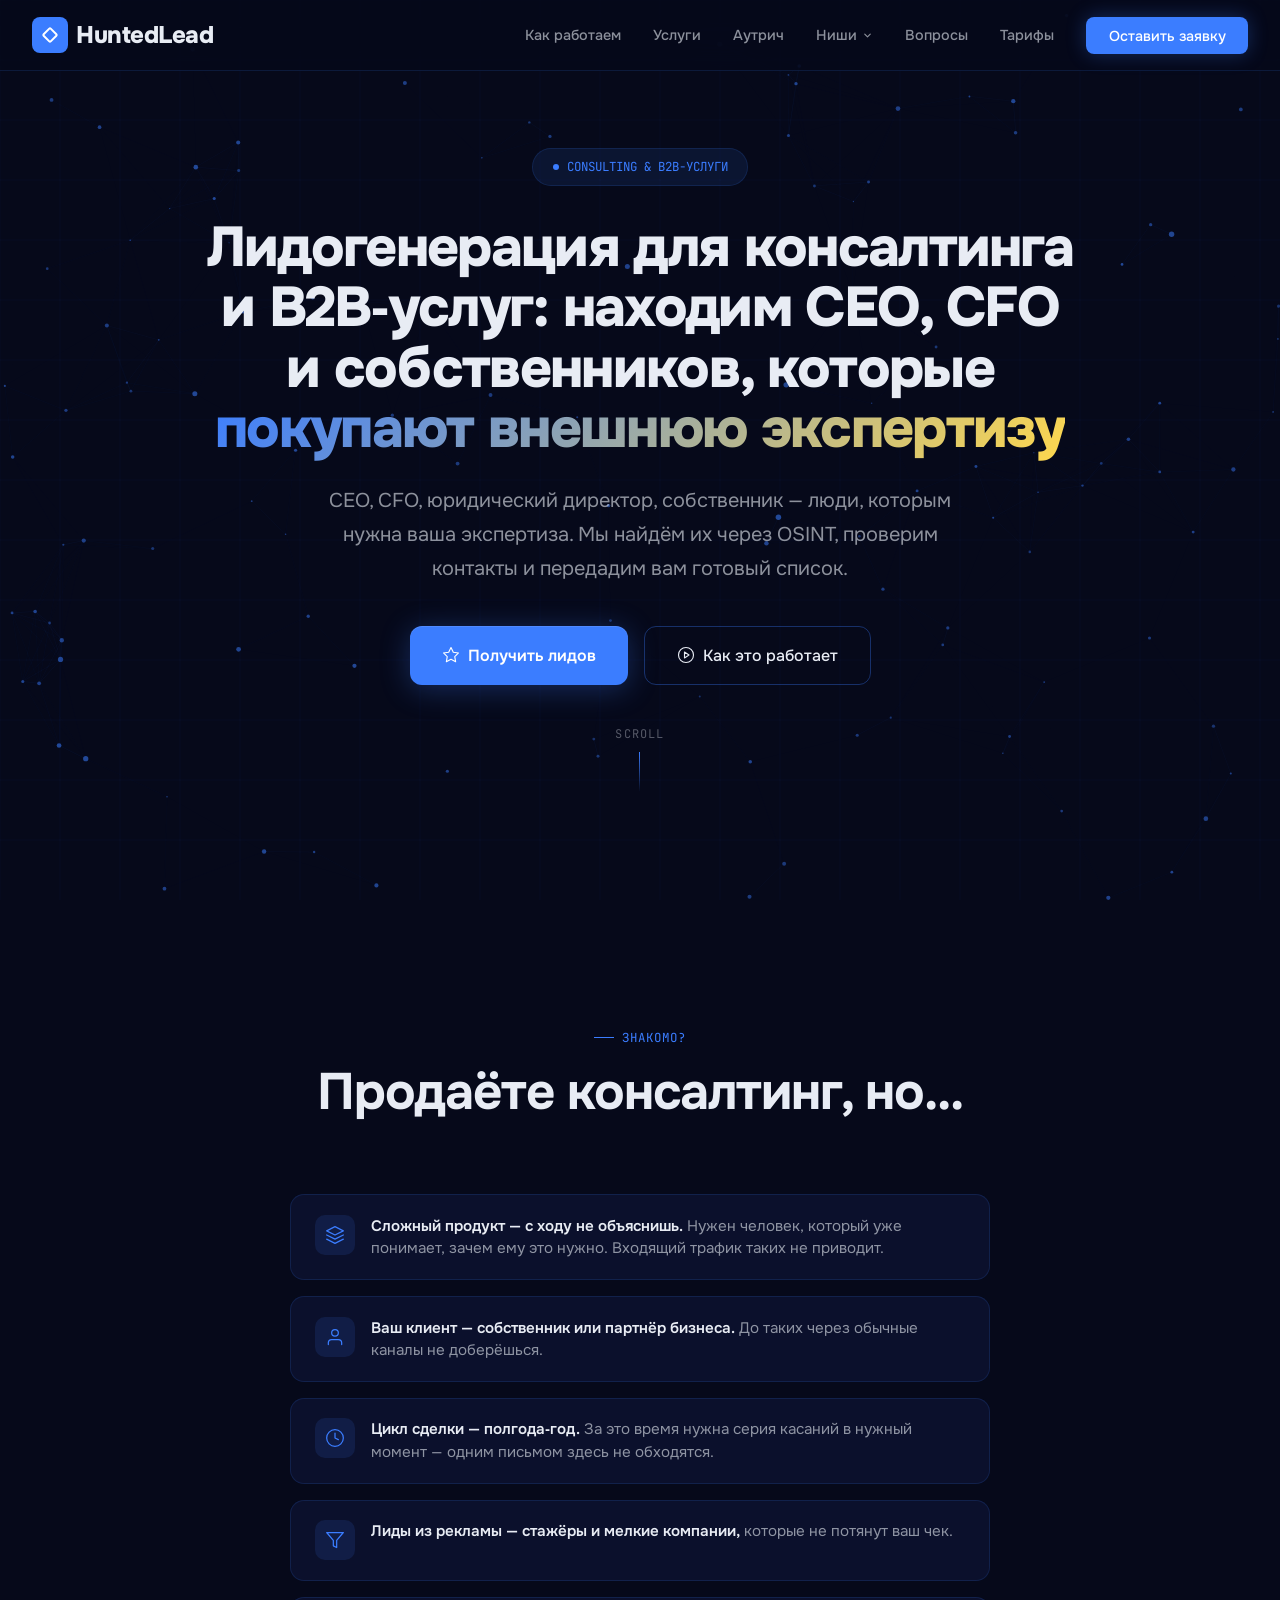
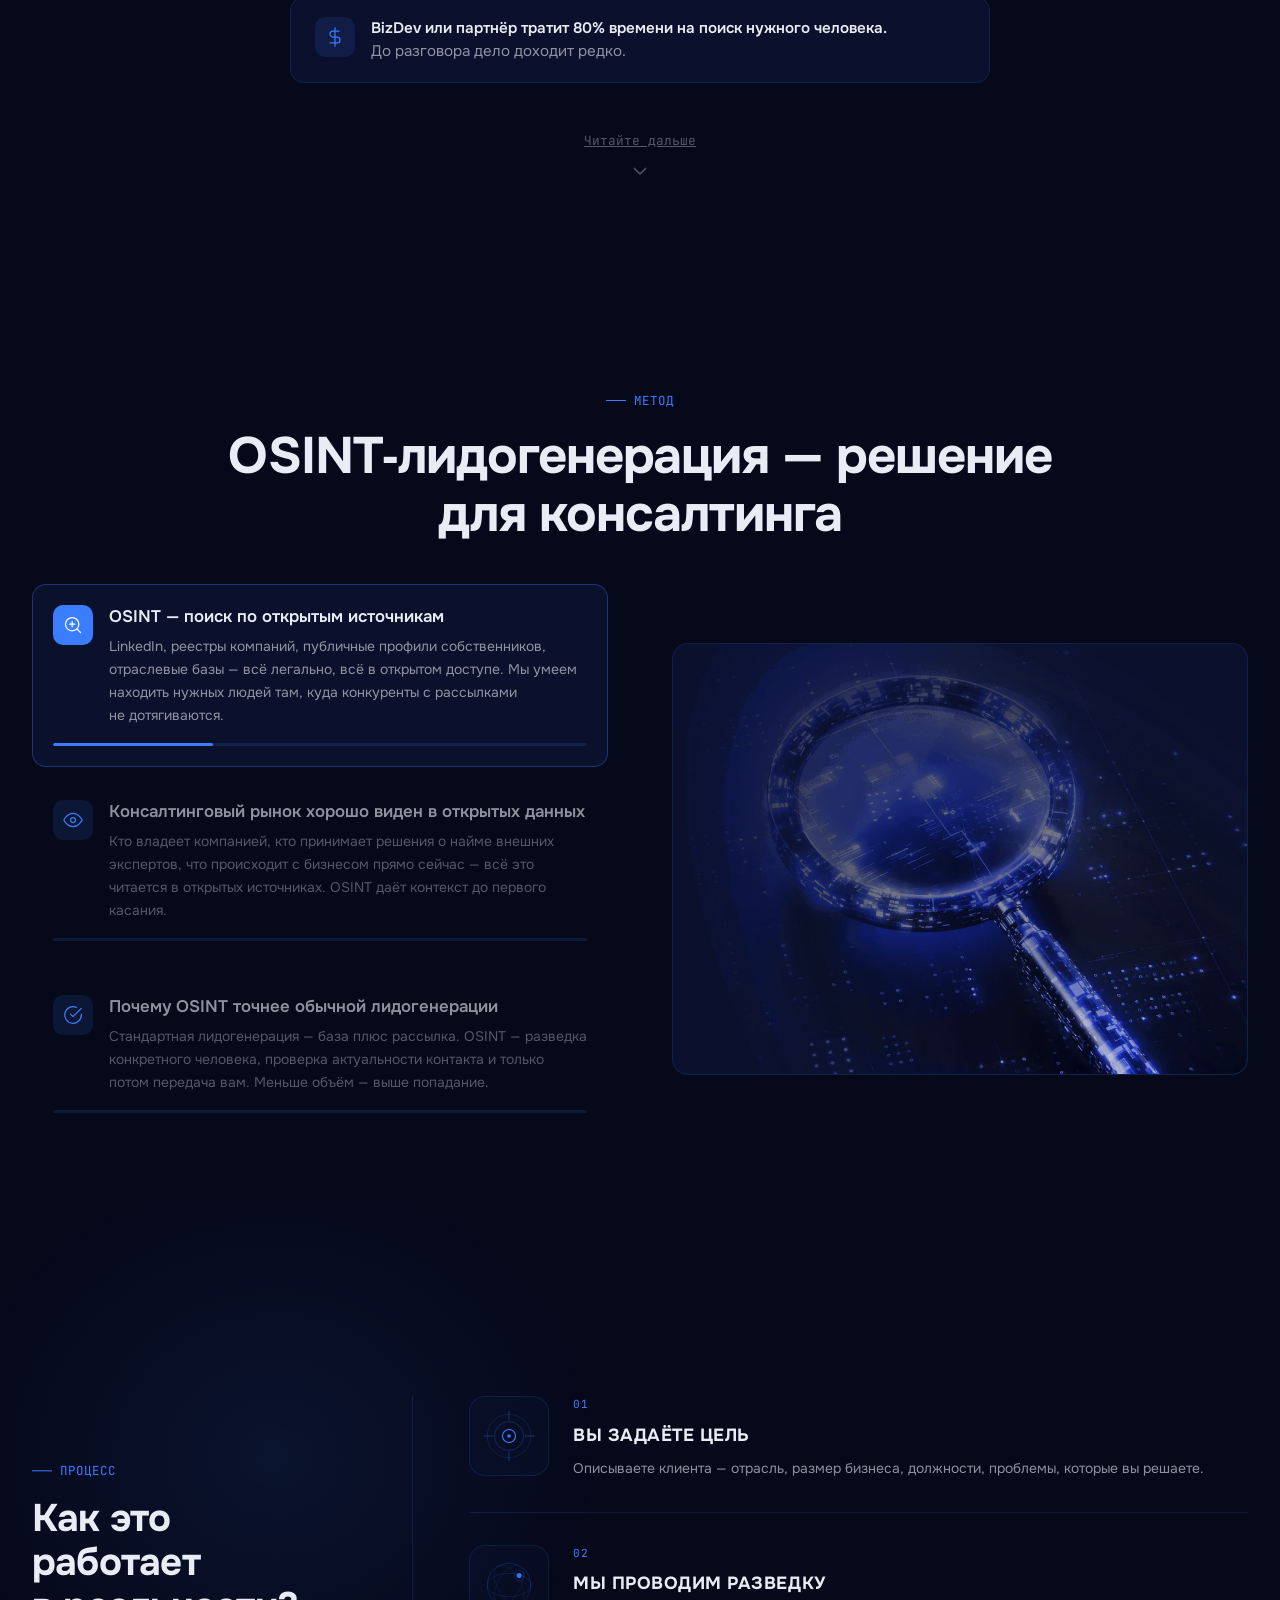
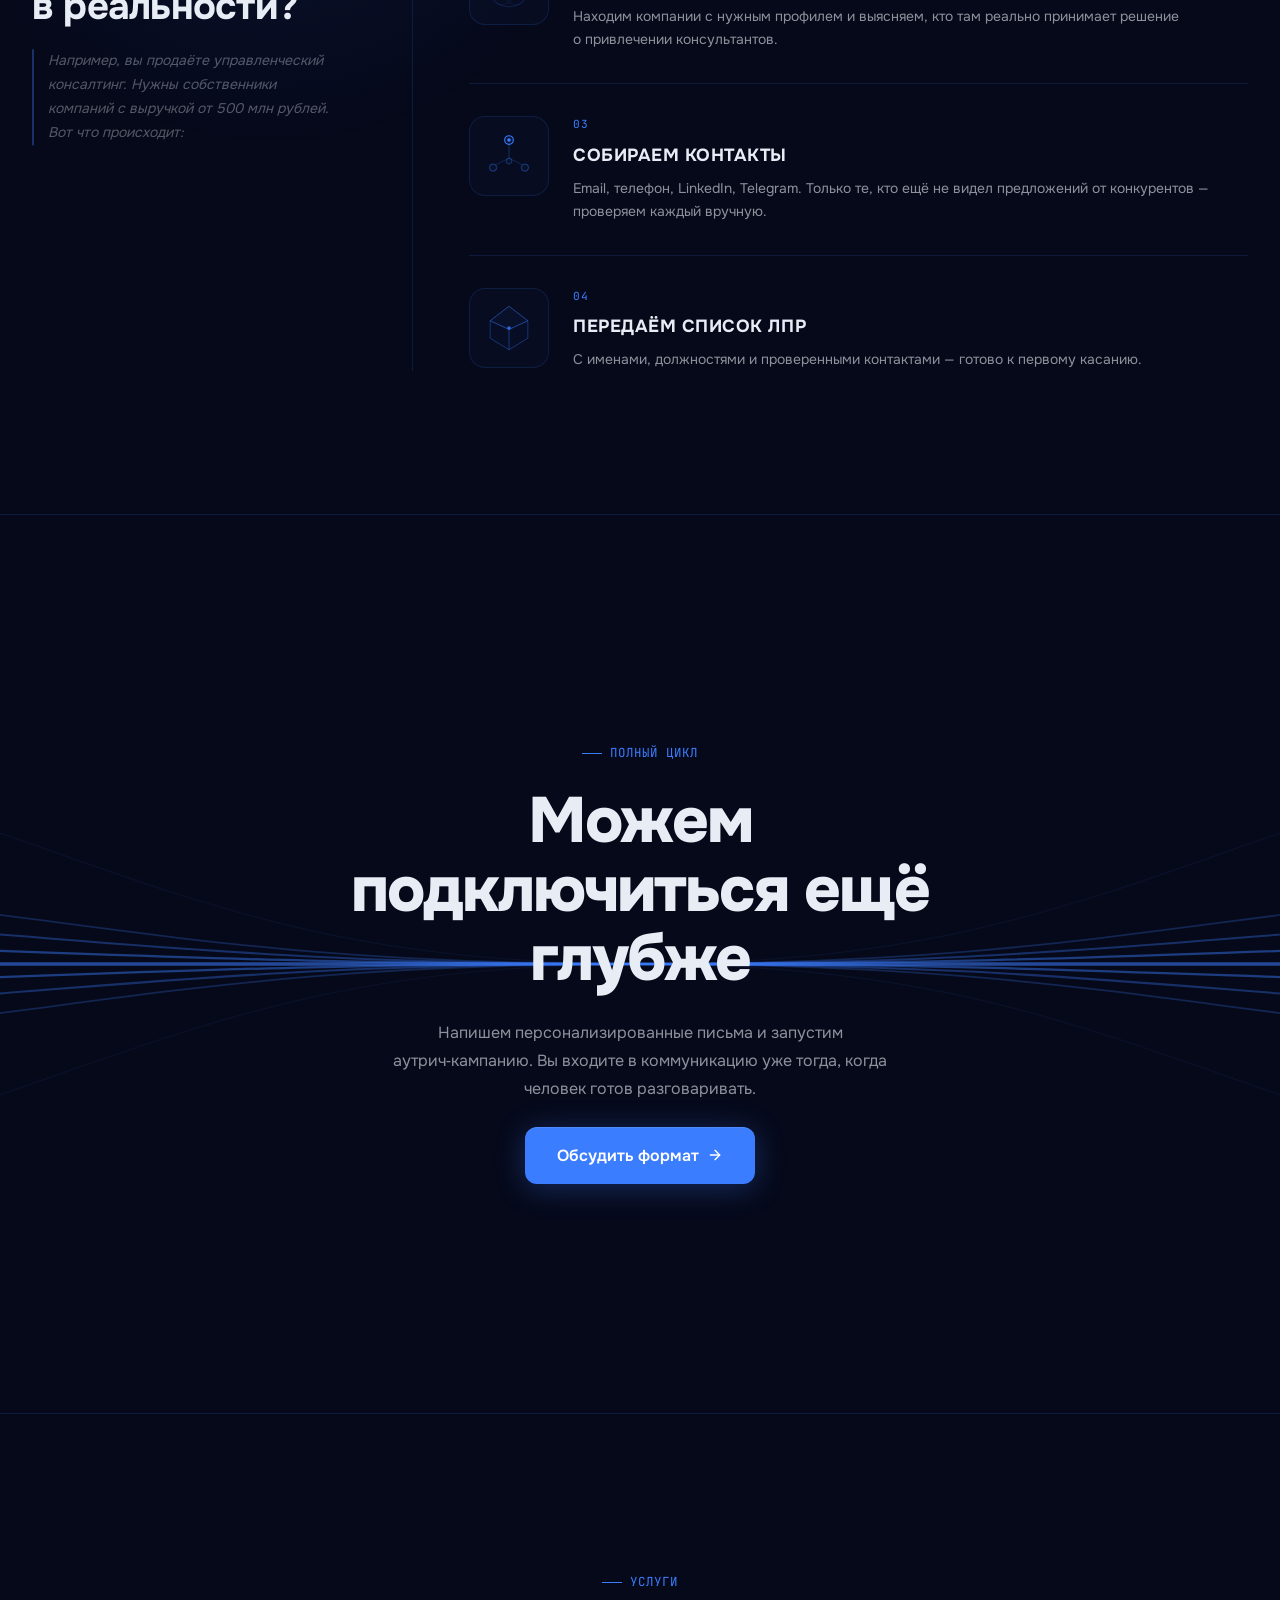
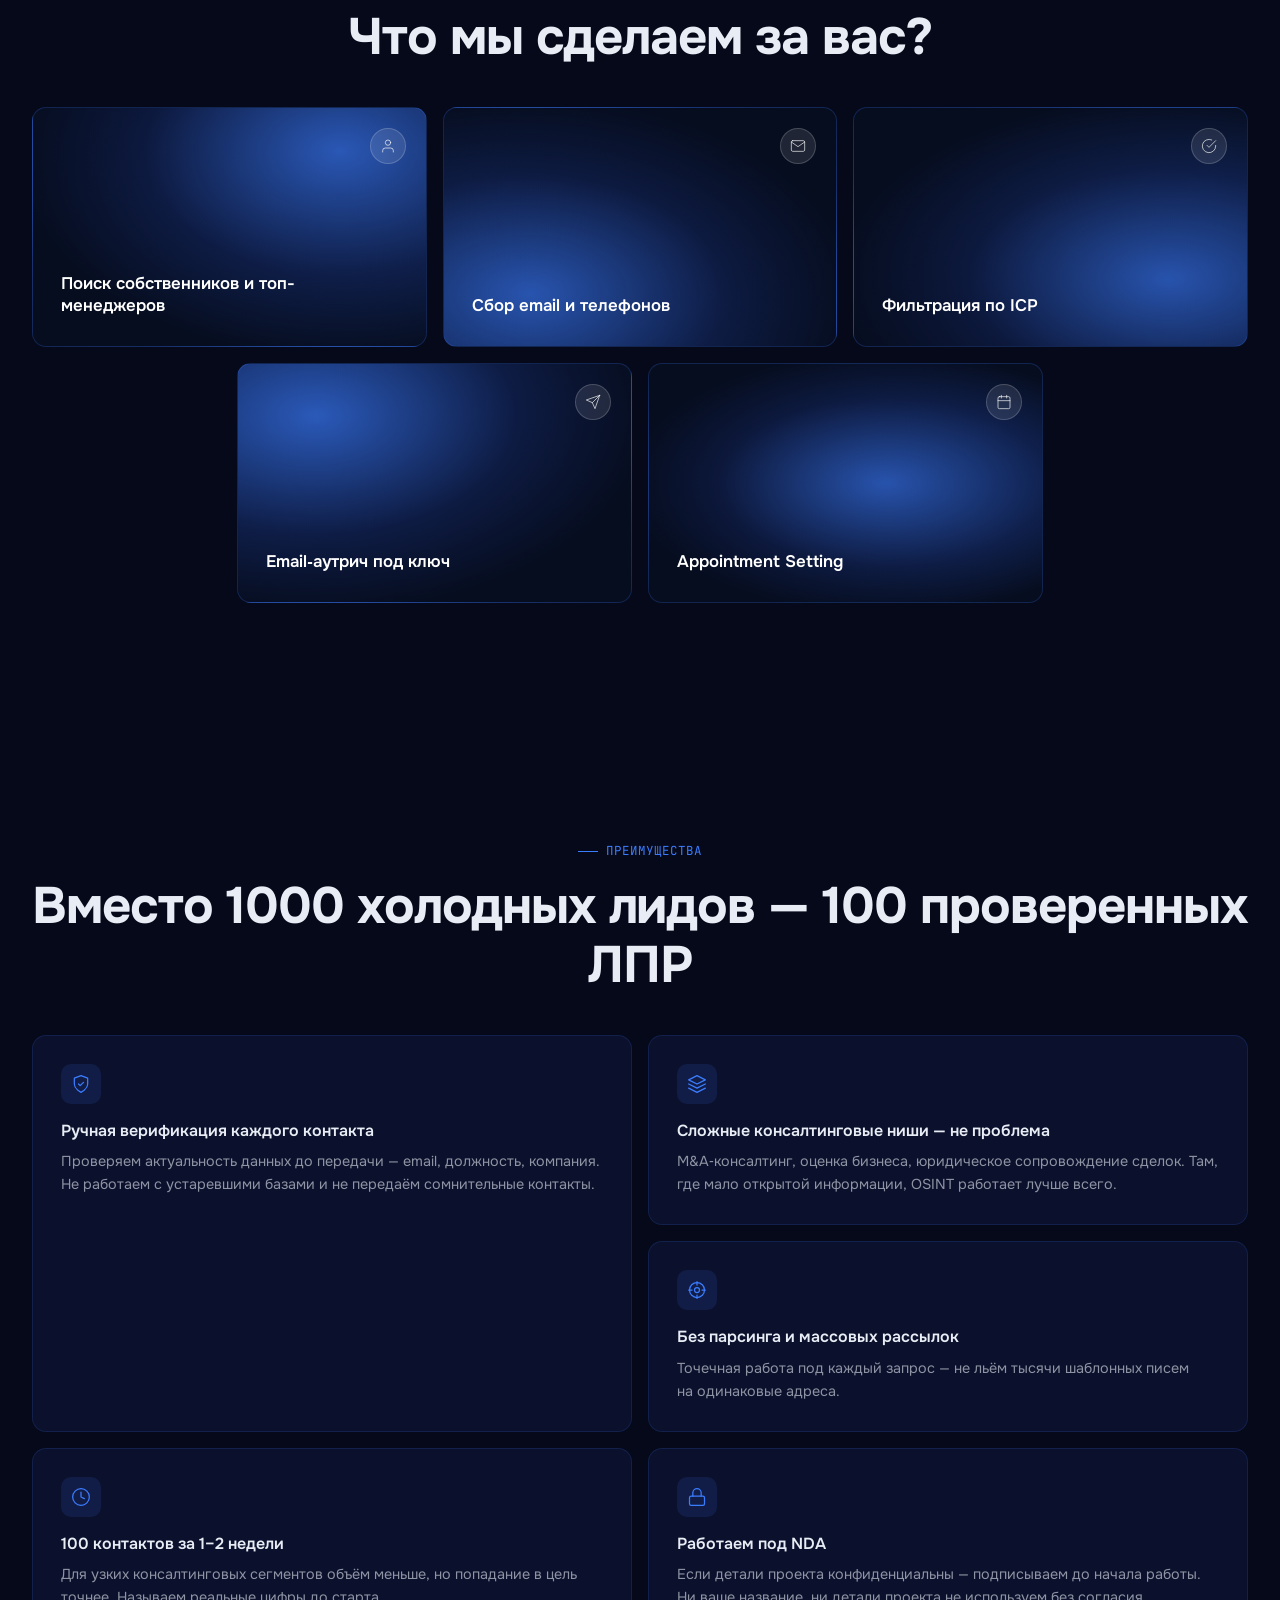
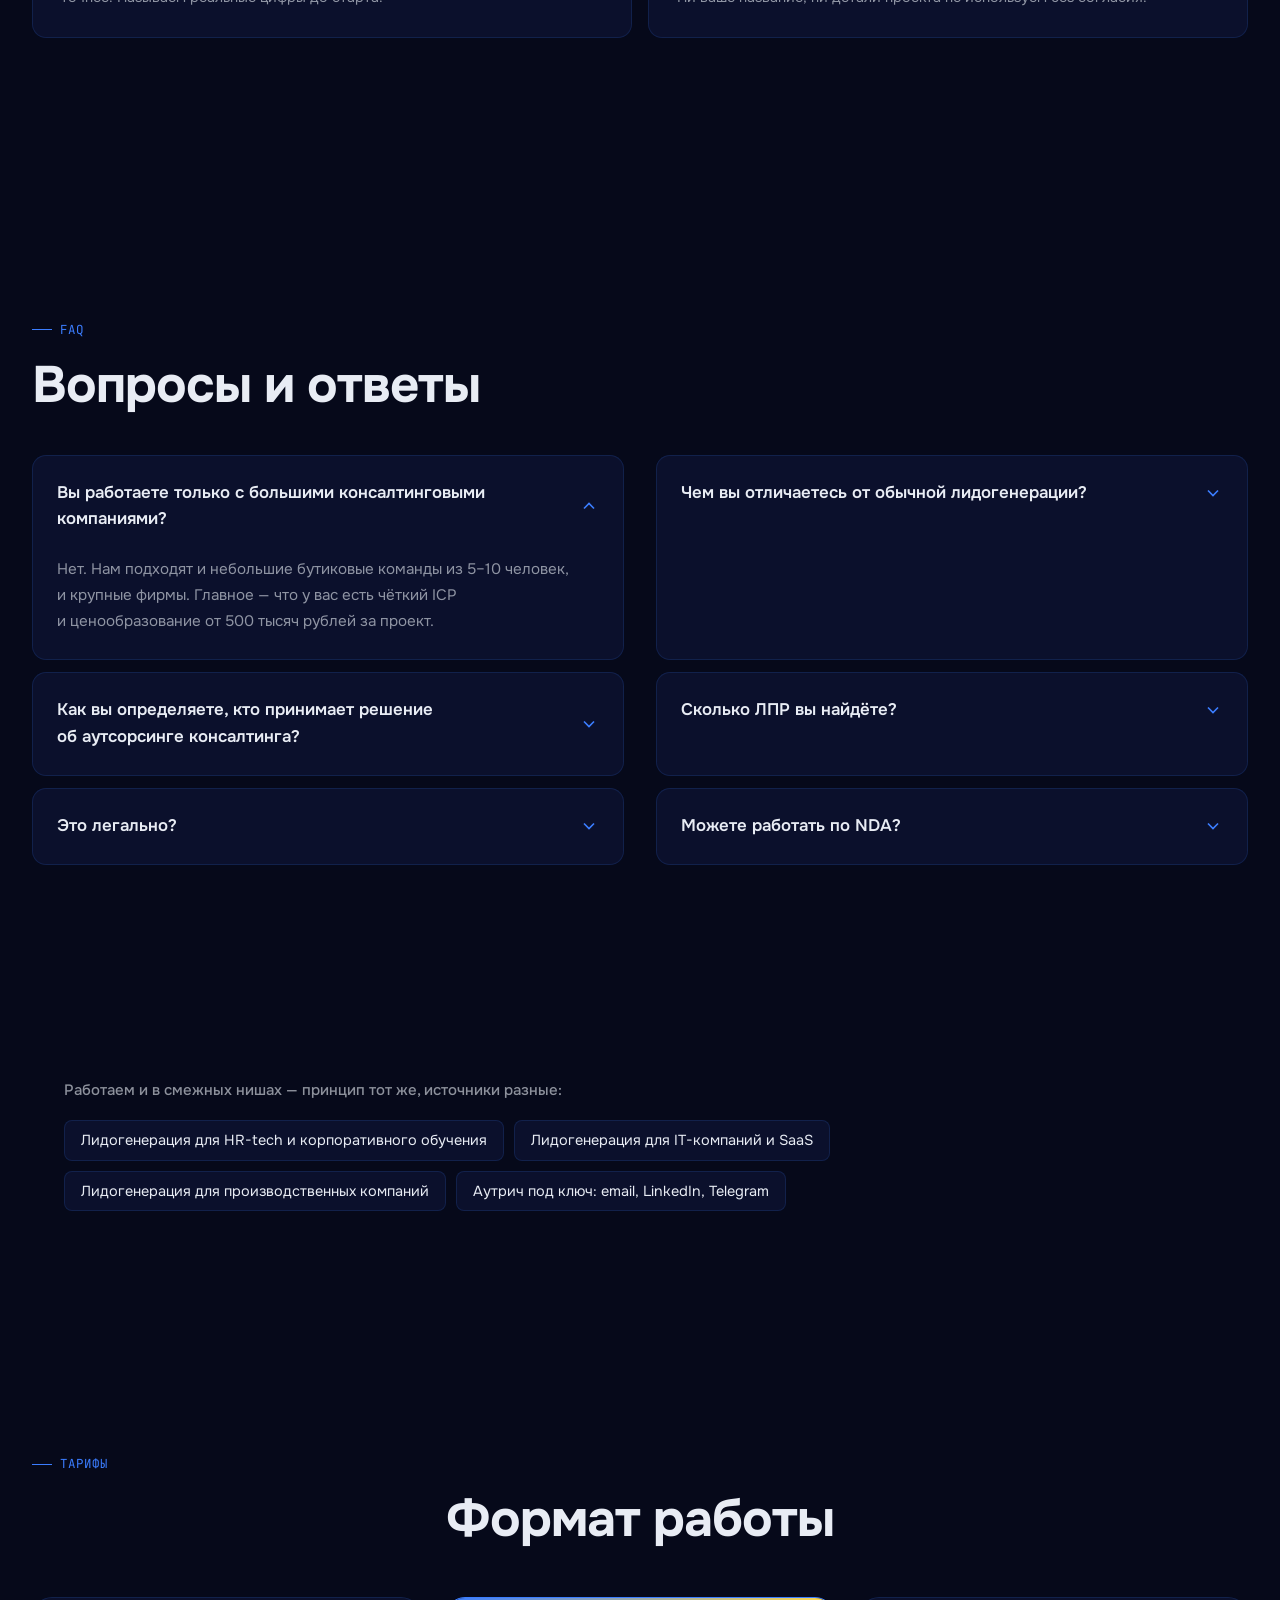
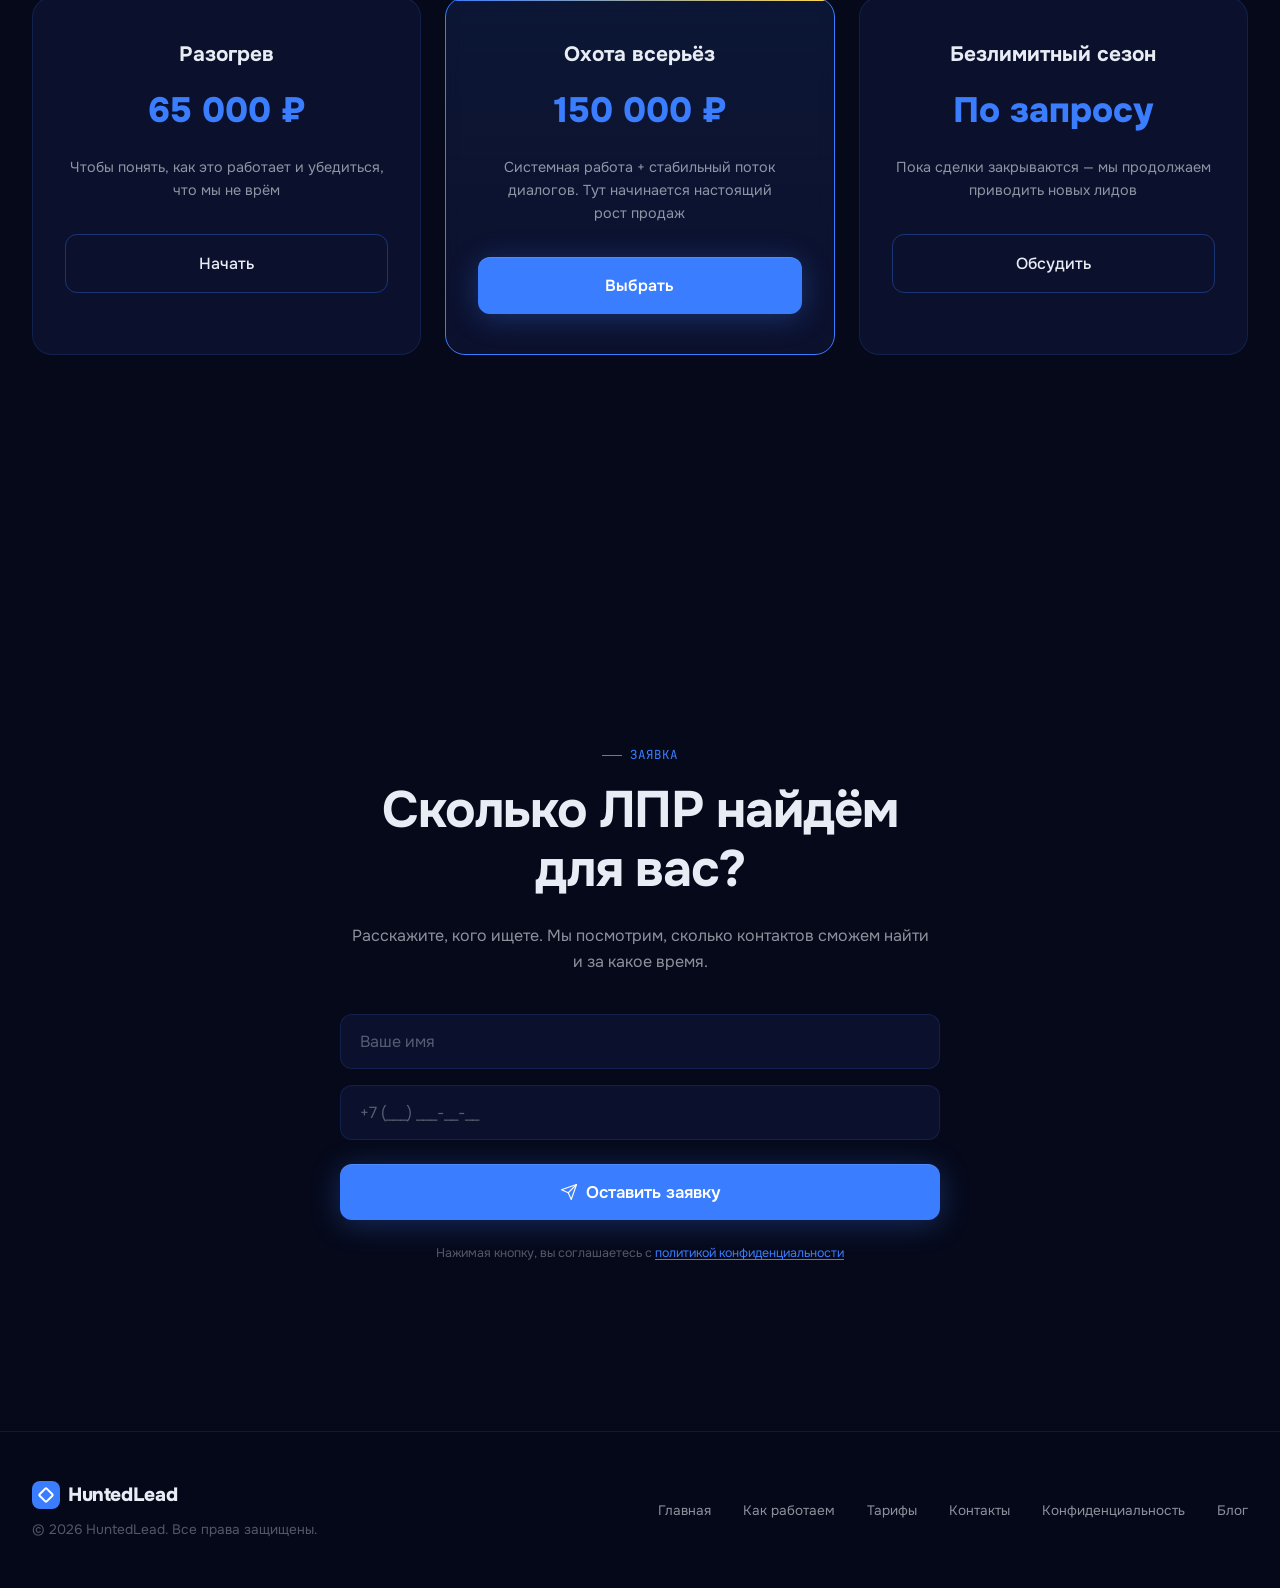
<file: industry-consulting.html>
<!DOCTYPE html>
<html lang="ru">
<head>
<meta charset="UTF-8">
<meta name="viewport" content="width=device-width, initial-scale=1.0">
<title>Лидогенерация для консалтинга и B2B-услуг | HuntedLead</title>
<link rel="preconnect" href="https://fonts.googleapis.com">
<link rel="preconnect" href="https://fonts.gstatic.com" crossorigin>
<link href="https://fonts.googleapis.com/css2?family=Onest:wght@300;400;500;600;700;800&family=JetBrains+Mono:wght@400;500&display=swap" rel="stylesheet">
<link rel="stylesheet" href="styles/main.css?v=20260624">
<script src="nav.js" defer></script>
<script src="form.js" defer></script>

<script type="application/ld+json">
{
  "@context": "https://schema.org",
  "@type": "FAQPage",
  "mainEntity": [
    {"@type":"Question","name":"Вы работаете только с большими консалтинговыми компаниями?","acceptedAnswer":{"@type":"Answer","text":"Нет. Нам подходят и небольшие бутиковые команды из 5–10 человек, и крупные фирмы. Главное — что у вас есть чёткий ICP и ценообразование от 500 тысяч рублей за проект."}},
    {"@type":"Question","name":"Чем вы отличаетесь от обычной лидогенерации?","acceptedAnswer":{"@type":"Answer","text":"Обычная лидогенерация — реклама, входящий трафик, заявки. Мы работаем с исходящими: находим конкретного человека в конкретной компании, проверяем, что он правильный ЛПР, и отдаём вам его контакт или сами выходим на связь."}},
    {"@type":"Question","name":"Как вы определяете, кто принимает решение об аутсорсинге консалтинга?","acceptedAnswer":{"@type":"Answer","text":"Смотрим на структуру компании, публичные профили сотрудников, зоны ответственности. В одной компании это будет CFO, в другой — операционный директор. OSINT помогает это понять до первого касания."}},
    {"@type":"Question","name":"Сколько ЛПР вы найдёте?","acceptedAnswer":{"@type":"Answer","text":"В среднем 100 контактов за 1–2 недели. Для узких сегментов — меньше, но точнее. Называем реалистичную цифру на старте."}},
    {"@type":"Question","name":"Это легально?","acceptedAnswer":{"@type":"Answer","text":"Да, на 100% легально. Мы работаем только с открытыми источниками — сайты компаний, LinkedIn, реестры, публичные профили. Никаких серых зон."}},
    {"@type":"Question","name":"Можете работать по NDA?","acceptedAnswer":{"@type":"Answer","text":"Да, так и работаем — подписываем до начала работы. Ни ваше название, ни детали проекта не используем без вашего согласия."}}
  ]
}
</script>

<script type="application/ld+json">
{
  "@context": "https://schema.org",
  "@type": "BreadcrumbList",
  "itemListElement": [
    {"@type":"ListItem","position":1,"name":"Главная","item":"https://huntedlead.ru"},
    {"@type":"ListItem","position":2,"name":"Лидогенерация для консалтинга","item":"https://huntedlead.ru/industry-consulting"}
  ]
}
</script>

<meta name="yandex-verification" content="6d3543e8a81e042b" />

<link rel="shortcut icon" href="/favicon.ico">
<link rel="icon" type="image/x-icon" href="/favicon.ico">
<link rel="icon" type="image/png" sizes="32x32" href="/favicon-32x32.png">
<link rel="icon" type="image/png" sizes="16x16" href="/favicon-16x16.png">
<link rel="icon" type="image/svg+xml" href="/favicon.svg">
<link rel="apple-touch-icon" sizes="180x180" href="/apple-touch-icon.png">

<meta name="description" content="Находим CEO, CFO и собственников бизнеса для управленческого, юридического и финансового консалтинга. OSINT-разведка, верифицированные контакты ЛПР, email-аутрич под ключ.">
<meta name="robots" content="index, follow">
<link rel="canonical" href="https://huntedlead.ru/industry-consulting">

<meta property="og:type" content="website">
<meta property="og:url" content="https://huntedlead.ru/industry-consulting">
<meta property="og:title" content="Лидогенерация для консалтинга и B2B-услуг | HuntedLead">
<meta property="og:description" content="Находим CEO, CFO и собственников бизнеса для управленческого и финансового консалтинга. Верифицированные контакты через OSINT.">
<meta property="og:site_name" content="HuntedLead">
<meta property="og:locale" content="ru_RU">
<meta property="og:image" content="https://huntedlead.ru/images/og/og-industry-consulting.jpg">
<meta property="og:image:width" content="1200">
<meta property="og:image:height" content="630">
<meta property="og:image:type" content="image/jpeg">

<meta name="twitter:card" content="summary_large_image">
<meta name="twitter:title" content="Лидогенерация для консалтинга | HuntedLead">
<meta name="twitter:description" content="Находим CEO, CFO и собственников для вашего консалтингового бизнеса. Верифицированные контакты через OSINT.">
<meta name="twitter:image" content="https://huntedlead.ru/images/og/og-industry-consulting.jpg">

<script type="text/javascript">
   (function(m,e,t,r,i,k,a){m[i]=m[i]||function(){(m[i].a=m[i].a||[]).push(arguments)};
   m[i].l=1*new Date();
   for (var j = 0; j < document.scripts.length; j++) {if (document.scripts[j].src === r) { return; }}
   k=e.createElement(t),a=e.getElementsByTagName(t)[0],k.async=1,k.src=r,a.parentNode.insertBefore(k,a)})
   (window, document, "script", "https://mc.yandex.ru/metrika/tag.js", "ym");
   ym(108561966, "init", { clickmap:true, trackLinks:true, accurateTrackBounce:true, webvisor:true });
</script>
<script type="application/ld+json">
{
  "@context": "https://schema.org",
  "@graph": [
    {
      "@type": "ProfessionalService",
      "@id": "https://huntedlead.ru/#organization",
      "name": "HuntedLead",
      "url": "https://huntedlead.ru/",
      "description": "OSINT-лидогенерация для B2B: находим email, телефоны и LinkedIn руководителей целевых компаний.",
      "logo": {
        "@type": "ImageObject",
        "@id": "https://huntedlead.ru/#logo",
        "url": "https://huntedlead.ru/images/huntedlead-logo-512.png",
        "contentUrl": "https://huntedlead.ru/images/huntedlead-logo-512.png",
        "width": 512,
        "height": 512,
        "caption": "HuntedLead"
      },
      "image": {
        "@id": "https://huntedlead.ru/#logo"
      },
      "telephone": "+7 911 136-15-61",
      "email": "withmashed03@gmail.com",
      "areaServed": {
        "@type": "Country",
        "name": "Россия"
      },
      "availableLanguage": "Russian",
      "priceRange": "от 65 000 ₽",
      "sameAs": [
        "https://t.me/mmashed"
      ],
      "hasOfferCatalog": {
        "@type": "OfferCatalog",
        "name": "Тарифы",
        "itemListElement": [
          {
            "@type": "Offer",
            "name": "Разогрев",
            "price": "65000",
            "priceCurrency": "RUB",
            "description": "Проверка гипотезы: 50–100 верифицированных контактов ЛПРов"
          },
          {
            "@type": "Offer",
            "name": "Охота всерьёз",
            "price": "150000",
            "priceCurrency": "RUB",
            "description": "Системная работа: до 300 контактов + непрерывный поток диалогов"
          },
          {
            "@type": "Offer",
            "name": "Безлимитный сезон",
            "priceCurrency": "RUB",
            "description": "Выделенная команда под ваш поток: объём и условия обсуждаются под задачу",
            "availability": "https://schema.org/InStock"
          }
        ]
      }
    },
    {
      "@type": "WebSite",
      "@id": "https://huntedlead.ru/#website",
      "url": "https://huntedlead.ru/",
      "name": "HuntedLead",
      "description": "OSINT-лидогенерация и B2B-аутрич",
      "publisher": {
        "@id": "https://huntedlead.ru/#organization"
      },
      "inLanguage": "ru-RU"
    }
  ]
}
</script>

</head>
<body>

<noscript><div><img src="https://mc.yandex.ru/watch/108561966" style="position:absolute; left:-9999px;" alt=""/></div></noscript>

<canvas id="bg-canvas"></canvas>

<header class="site-header" id="siteHeader">
  <div class="header-inner">
    <a href="/" class="logo">
      <div class="logo-icon"></div>
      HuntedLead
    </a>
    <nav>
      <ul class="nav-links" id="navLinks">
        <li><a href="#how">Как работаем</a></li>
        <li><a href="#services">Услуги</a></li>
        <li><a href="/outreach">Аутрич</a></li>
        <li class="nav-dropdown">
          <button class="nav-dropdown-btn" aria-expanded="false" aria-haspopup="true">
            Ниши
            <svg width="11" height="11" viewBox="0 0 24 24" fill="none" stroke="currentColor" stroke-width="2.5" stroke-linecap="round" stroke-linejoin="round" aria-hidden="true"><polyline points="6 9 12 15 18 9"/></svg>
          </button>
          <ul class="nav-dropdown-menu" role="menu">
            <li role="none"><a href="/industry-it" role="menuitem">IT и SaaS</a></li>
            <li role="none"><a href="/industry-manufacturing" role="menuitem">Производствам</a></li>
            <li role="none"><a href="/industry-distributors" role="menuitem">Дистрибьюторам</a></li>
            <li role="none"><a href="/industry-consulting" role="menuitem" aria-current="page">Консалтинг</a></li>
            <li role="none"><a href="/industry-hrtech" role="menuitem">HR-tech</a></li>
            <li role="none"><a href="/industry-logistics" role="menuitem">Логистика и ВЭД</a></li>
          </ul>
        </li>
        <li><a href="#faq">Вопросы</a></li>
        <li><a href="#pricing">Тарифы</a></li>
        <li><a href="#contact" class="nav-cta">Оставить заявку</a></li>
      </ul>
    </nav>
    <button class="mobile-toggle" id="mobileToggle" aria-label="Меню">
      <span></span><span></span><span></span>
    </button>
  </div>
</header>

<div class="content-wrapper">

  <!-- HERO -->
  <section class="hero" id="hero">
    <div class="hero-badge">
      <span class="dot"></span>
      CONSULTING &amp; B2B-УСЛУГИ
    </div>
    <h1>Лидогенерация для&nbsp;консалтинга и&nbsp;B2B&#8209;услуг: находим CEO, CFO и&nbsp;собственников, которые <span class="highlight">покупают внешнюю экспертизу</span></h1>
    <p class="hero-sub">CEO, CFO, юридический директор, собственник — люди, которым нужна ваша экспертиза. Мы найдём их через OSINT, проверим контакты и&nbsp;передадим вам готовый список.</p>
    <div class="hero-cta-group">
      <a href="#contact" class="btn-primary">
        <svg width="18" height="18" viewBox="0 0 24 24" fill="none" stroke="currentColor" stroke-width="1.5" stroke-linecap="round" stroke-linejoin="round"><path d="M12 2l3.09 6.26L22 9.27l-5 4.87 1.18 6.88L12 17.77l-6.18 3.25L7 14.14 2 9.27l6.91-1.01L12 2z"/></svg>
        Получить лидов
      </a>
      <a href="#how" class="btn-secondary">
        <svg width="18" height="18" viewBox="0 0 24 24" fill="none" stroke="currentColor" stroke-width="1.5" stroke-linecap="round" stroke-linejoin="round"><circle cx="12" cy="12" r="10"/><polygon points="10 8 16 12 10 16 10 8"/></svg>
        Как это работает
      </a>
    </div>
    <div class="scroll-indicator">
      <span>scroll</span>
      <div class="scroll-line"></div>
    </div>
  </section>

  <!-- PAIN -->
  <section class="pain-section" id="pain">
    <div class="pain-content">
      <div class="section-tag">Знакомо?</div>
      <h2 class="section-title">Продаёте консалтинг, но...</h2>
    </div>
    <div class="pain-grid">
      <div class="pain-item" data-delay="0">
        <div class="pain-icon">
          <svg viewBox="0 0 24 24"><path d="M12 2L2 7l10 5 10-5-10-5zM2 17l10 5 10-5M2 12l10 5 10-5"/></svg>
        </div>
        <p><strong>Сложный продукт — с&nbsp;ходу не&nbsp;объяснишь.</strong> Нужен человек, который уже понимает, зачем ему это нужно. Входящий трафик таких не&nbsp;приводит.</p>
      </div>
      <div class="pain-item" data-delay="100">
        <div class="pain-icon">
          <svg viewBox="0 0 24 24"><path d="M20 21v-2a4 4 0 00-4-4H8a4 4 0 00-4 4v2"/><circle cx="12" cy="7" r="4"/></svg>
        </div>
        <p><strong>Ваш клиент — собственник или&nbsp;партнёр бизнеса.</strong> До&nbsp;таких через обычные каналы не&nbsp;доберёшься.</p>
      </div>
      <div class="pain-item" data-delay="200">
        <div class="pain-icon">
          <svg viewBox="0 0 24 24"><circle cx="12" cy="12" r="10"/><polyline points="12 6 12 12 16 14"/></svg>
        </div>
        <p><strong>Цикл сделки — полгода&#8209;год.</strong> За&nbsp;это время нужна серия касаний в&nbsp;нужный момент — одним письмом здесь не&nbsp;обходятся.</p>
      </div>
      <div class="pain-item" data-delay="300">
        <div class="pain-icon">
          <svg viewBox="0 0 24 24"><polygon points="22 3 2 3 10 12.46 10 19 14 21 14 12.46 22 3"/></svg>
        </div>
        <p><strong>Лиды из&nbsp;рекламы — стажёры и&nbsp;мелкие компании,</strong> которые не&nbsp;потянут ваш чек.</p>
      </div>
      <div class="pain-item" data-delay="400">
        <div class="pain-icon">
          <svg viewBox="0 0 24 24"><line x1="12" y1="1" x2="12" y2="23"/><path d="M17 5H9.5a3.5 3.5 0 000 7h5a3.5 3.5 0 010 7H6"/></svg>
        </div>
        <p><strong>BizDev или партнёр тратит 80% времени на&nbsp;поиск нужного человека.</strong> До&nbsp;разговора дело доходит редко.</p>
      </div>
    </div>
    <a href="#osint" class="scroll-arrow">
      <span>Читайте дальше</span>
      <svg viewBox="0 0 24 24"><polyline points="6 9 12 15 18 9"/></svg>
    </a>
  </section>

  <!-- OSINT FEATURES -->
  <section class="features-section" id="osint">
    <div class="features-inner">
      <div class="features-header">
        <div class="section-tag">Метод</div>
        <h2 class="section-title">OSINT&#8209;лидогенерация — решение для&nbsp;консалтинга</h2>
      </div>
      <div class="features-grid">
        <div class="features-list">

          <div class="feature-item active" data-delay="0">
            <div class="feature-item-top">
              <div class="feature-icon">
                <svg viewBox="0 0 24 24"><circle cx="11" cy="11" r="8"/><line x1="21" y1="21" x2="16.65" y2="16.65"/><line x1="11" y1="8" x2="11" y2="14"/><line x1="8" y1="11" x2="14" y2="11"/></svg>
              </div>
              <div class="feature-body">
                <h3>OSINT — поиск по&nbsp;открытым источникам</h3>
                <p>LinkedIn, реестры компаний, публичные профили собственников, отраслевые базы — всё легально, всё в&nbsp;открытом доступе. Мы умеем находить нужных людей там, куда конкуренты с&nbsp;рассылками не&nbsp;дотягиваются.</p>
              </div>
            </div>
            <div class="feature-progress-wrap"><div class="feature-progress-bar"></div></div>
          </div>

          <div class="feature-item" data-delay="80">
            <div class="feature-item-top">
              <div class="feature-icon">
                <svg viewBox="0 0 24 24"><path d="M1 12s4-8 11-8 11 8 11 8-4 8-11 8-11-8-11-8z"/><circle cx="12" cy="12" r="3"/></svg>
              </div>
              <div class="feature-body">
                <h3>Консалтинговый рынок хорошо виден в&nbsp;открытых данных</h3>
                <p>Кто владеет компанией, кто принимает решения о&nbsp;найме внешних экспертов, что происходит с&nbsp;бизнесом прямо сейчас — всё это читается в&nbsp;открытых источниках. OSINT даёт контекст до&nbsp;первого касания.</p>
              </div>
            </div>
            <div class="feature-progress-wrap"><div class="feature-progress-bar"></div></div>
          </div>

          <div class="feature-item" data-delay="160">
            <div class="feature-item-top">
              <div class="feature-icon">
                <svg viewBox="0 0 24 24"><path d="M22 11.08V12a10 10 0 11-5.93-9.14"/><polyline points="22 4 12 14.01 9 11.01"/></svg>
              </div>
              <div class="feature-body">
                <h3>Почему OSINT точнее обычной лидогенерации</h3>
                <p>Стандартная лидогенерация — база плюс рассылка. OSINT — разведка конкретного человека, проверка актуальности контакта и&nbsp;только потом передача вам. Меньше объём — выше попадание.</p>
              </div>
            </div>
            <div class="feature-progress-wrap"><div class="feature-progress-bar"></div></div>
          </div>

        </div>
        <div class="features-visual">
          <div class="features-image-wrap">
            <img src="/images/osint-razvedka.webp" alt="OSINT разведка открытых источников для консалтинга" class="active" width="1000" height="1000" decoding="async" fetchpriority="high">
            <img src="/images/osint-proverka.webp" alt="Консалтинговый рынок в открытых данных" width="1000" height="1000" decoding="async">
            <img src="/images/osint-cel.webp" alt="Точечный поиск CEO и CFO" width="1000" height="1000" decoding="async">
          </div>
        </div>
      </div>
    </div>
  </section>

  <!-- HOW IT WORKS -->
  <section class="how-section" id="how">
    <div class="how-split">
      <div class="how-left">
        <div class="section-tag">Процесс</div>
        <h2 class="section-title">Как это работает в&nbsp;реальности?</h2>
        <p class="how-example">Например, вы продаёте управленческий консалтинг. Нужны собственники компаний с&nbsp;выручкой от&nbsp;500&nbsp;млн&nbsp;рублей. Вот что происходит:</p>
      </div>
      <div class="how-right">
        <div class="how-step" data-delay="0">
          <div class="how-step-icon">
            <svg viewBox="0 0 80 80" fill="none" xmlns="http://www.w3.org/2000/svg">
              <circle cx="40" cy="40" r="30" stroke="rgba(59,125,255,0.2)" stroke-width="1"/>
              <circle cx="40" cy="40" r="20" stroke="rgba(59,125,255,0.35)" stroke-width="1"/>
              <circle cx="40" cy="40" r="9" stroke="#3b7dff" stroke-width="1.5"/>
              <line x1="40" y1="5" x2="40" y2="18" stroke="rgba(59,125,255,0.5)" stroke-width="1"/>
              <line x1="40" y1="62" x2="40" y2="75" stroke="rgba(59,125,255,0.5)" stroke-width="1"/>
              <line x1="5"  y1="40" x2="18" y2="40" stroke="rgba(59,125,255,0.5)" stroke-width="1"/>
              <line x1="62" y1="40" x2="75" y2="40" stroke="rgba(59,125,255,0.5)" stroke-width="1"/>
              <circle cx="40" cy="40" r="2.5" fill="#3b7dff"/>
            </svg>
          </div>
          <div class="how-step-body">
            <span class="how-step-num">01</span>
            <h3>Вы задаёте цель</h3>
            <p>Описываете клиента — отрасль, размер бизнеса, должности, проблемы, которые вы решаете.</p>
          </div>
        </div>
        <div class="how-step" data-delay="120">
          <div class="how-step-icon">
            <svg viewBox="0 0 80 80" fill="none" xmlns="http://www.w3.org/2000/svg">
              <ellipse cx="40" cy="40" rx="30" ry="16" stroke="rgba(59,125,255,0.2)" stroke-width="1"/>
              <ellipse cx="40" cy="40" rx="30" ry="16" stroke="rgba(59,125,255,0.12)" stroke-width="1" transform="rotate(60 40 40)"/>
              <ellipse cx="40" cy="40" rx="30" ry="16" stroke="rgba(59,125,255,0.12)" stroke-width="1" transform="rotate(120 40 40)"/>
              <circle cx="40" cy="40" r="30" stroke="rgba(59,125,255,0.25)" stroke-width="1"/>
              <circle cx="54" cy="27" r="3.5" fill="#3b7dff" opacity="0.9"/>
              <circle cx="54" cy="27" r="7"   stroke="#3b7dff" stroke-width="0.8" opacity="0.35"/>
            </svg>
          </div>
          <div class="how-step-body">
            <span class="how-step-num">02</span>
            <h3>Мы проводим разведку</h3>
            <p>Находим компании с&nbsp;нужным профилем и&nbsp;выясняем, кто там реально принимает решение о&nbsp;привлечении консультантов.</p>
          </div>
        </div>
        <div class="how-step" data-delay="240">
          <div class="how-step-icon">
            <svg viewBox="0 0 80 80" fill="none" xmlns="http://www.w3.org/2000/svg">
              <circle cx="40" cy="18" r="6"   stroke="#3b7dff" stroke-width="1.5" fill="rgba(59,125,255,0.1)"/>
              <circle cx="18" cy="56" r="5"   stroke="rgba(59,125,255,0.6)" stroke-width="1" fill="rgba(59,125,255,0.06)"/>
              <circle cx="62" cy="56" r="5"   stroke="rgba(59,125,255,0.6)" stroke-width="1" fill="rgba(59,125,255,0.06)"/>
              <circle cx="40" cy="47" r="4"   stroke="rgba(59,125,255,0.45)" stroke-width="1" fill="rgba(59,125,255,0.06)"/>
              <line x1="40" y1="24" x2="40" y2="43" stroke="rgba(59,125,255,0.4)" stroke-width="1"/>
              <line x1="40" y1="43" x2="22" y2="52" stroke="rgba(59,125,255,0.3)" stroke-width="1"/>
              <line x1="40" y1="43" x2="58" y2="52" stroke="rgba(59,125,255,0.3)" stroke-width="1"/>
              <circle cx="40" cy="18" r="2.5" fill="#3b7dff"/>
            </svg>
          </div>
          <div class="how-step-body">
            <span class="how-step-num">03</span>
            <h3>Собираем контакты</h3>
            <p>Email, телефон, LinkedIn, Telegram. Только те, кто ещё не&nbsp;видел предложений от&nbsp;конкурентов — проверяем каждый вручную.</p>
          </div>
        </div>
        <div class="how-step" data-delay="360">
          <div class="how-step-icon">
            <svg viewBox="0 0 80 80" fill="none" xmlns="http://www.w3.org/2000/svg">
              <polygon points="40,10 66,30 66,54 40,70 14,54 14,30" stroke="rgba(59,125,255,0.25)" stroke-width="1"/>
              <polygon points="40,10 66,30 40,42 14,30" stroke="rgba(59,125,255,0.5)" stroke-width="1" fill="rgba(59,125,255,0.04)"/>
              <polygon points="40,42 66,30 66,54 40,70" stroke="rgba(59,125,255,0.3)" stroke-width="1" fill="rgba(59,125,255,0.02)"/>
              <polygon points="40,42 14,30 14,54 40,70" stroke="rgba(59,125,255,0.3)" stroke-width="1" fill="rgba(59,125,255,0.02)"/>
              <circle cx="40" cy="40" r="2.5" fill="#3b7dff" opacity="0.8"/>
            </svg>
          </div>
          <div class="how-step-body">
            <span class="how-step-num">04</span>
            <h3>Передаём список ЛПР</h3>
            <p>С именами, должностями и&nbsp;проверенными контактами — готово к&nbsp;первому касанию.</p>
          </div>
        </div>
      </div>
    </div>
  </section>

  <!-- DEEPER -->
  <section class="deeper-section">
    <div class="deeper-wave" aria-hidden="true">
      <svg class="deeper-wave-svg" viewBox="0 0 1400 400" preserveAspectRatio="xMidYMid slice" fill="none" xmlns="http://www.w3.org/2000/svg">
        <path d="M0,200 C430,200 430,200 700,200 C970,200 970,200 1400,200" stroke="rgba(59,125,255,0.55)" stroke-width="1.5"/>
        <path d="M0,188 C430,188 430,200 700,200 C970,200 970,188 1400,188" stroke="rgba(59,125,255,0.45)" stroke-width="1"/>
        <path d="M0,212 C430,212 430,200 700,200 C970,200 970,212 1400,212" stroke="rgba(59,125,255,0.45)" stroke-width="1"/>
        <path d="M0,173 C430,173 430,200 700,200 C970,200 970,173 1400,173" stroke="rgba(59,125,255,0.34)" stroke-width="0.9"/>
        <path d="M0,227 C430,227 430,200 700,200 C970,200 970,227 1400,227" stroke="rgba(59,125,255,0.34)" stroke-width="0.9"/>
        <path d="M0,155 C430,155 430,200 700,200 C970,200 970,155 1400,155" stroke="rgba(59,125,255,0.24)" stroke-width="0.8"/>
        <path d="M0,245 C430,245 430,200 700,200 C970,200 970,245 1400,245" stroke="rgba(59,125,255,0.24)" stroke-width="0.8"/>
        <path d="M0,80  C430,80  430,200 700,200 C970,200 970,80  1400,80"  stroke="rgba(59,125,255,0.07)" stroke-width="0.5"/>
        <path d="M0,320 C430,320 430,200 700,200 C970,200 970,320 1400,320" stroke="rgba(59,125,255,0.07)" stroke-width="0.5"/>
      </svg>
    </div>
    <div class="deeper-inner">
      <div class="section-tag">Полный цикл</div>
      <h2 class="deeper-title">Можем подключиться ещё глубже</h2>
      <p class="deeper-sub">Напишем персонализированные письма и&nbsp;запустим аутрич&#8209;кампанию. Вы входите в&nbsp;коммуникацию уже тогда, когда человек готов разговаривать.</p>
      <a href="#contact" class="btn-primary">
        Обсудить формат
        <svg width="16" height="16" viewBox="0 0 24 24" fill="none" stroke="currentColor" stroke-width="2" stroke-linecap="round" stroke-linejoin="round"><path d="M5 12h14"/><path d="m12 5 7 7-7 7"/></svg>
      </a>
    </div>
  </section>

  <!-- SERVICES -->
  <section class="services-section" id="services">
    <div class="services-inner">
      <div class="services-header">
        <div class="section-tag">Услуги</div>
        <h2 class="section-title">Что мы сделаем за&nbsp;вас?</h2>
      </div>
      <div class="services-grid">

        <div class="service-card" data-delay="0">
          <div class="service-card-inner">
            <div class="service-card-front">
              <div class="service-flip-icon">
                <svg viewBox="0 0 24 24"><path d="M20 21v-2a4 4 0 00-4-4H8a4 4 0 00-4 4v2"/><circle cx="12" cy="7" r="4"/></svg>
              </div>
              <h3>Поиск собственников и&nbsp;топ-менеджеров</h3>
            </div>
            <div class="service-card-back">
              <p>CEO, CFO, управляющие партнёры, юридические директора через OSINT. Только те, кто реально влияет на&nbsp;бюджет и&nbsp;привлечение внешних экспертов.</p>
            </div>
          </div>
        </div>

        <div class="service-card" data-delay="100">
          <div class="service-card-inner">
            <div class="service-card-front">
              <div class="service-flip-icon">
                <svg viewBox="0 0 24 24"><path d="M4 4h16c1.1 0 2 .9 2 2v12c0 1.1-.9 2-2 2H4c-1.1 0-2-.9-2-2V6c0-1.1.9-2 2-2z"/><polyline points="22,6 12,13 2,6"/></svg>
              </div>
              <h3>Сбор email и&nbsp;телефонов</h3>
            </div>
            <div class="service-card-back">
              <p>Верифицированные контакты без&nbsp;купленных баз. Каждый адрес проверяем — если вызывает сомнение, не&nbsp;включаем.</p>
            </div>
          </div>
        </div>

        <div class="service-card" data-delay="200">
          <div class="service-card-inner">
            <div class="service-card-front">
              <div class="service-flip-icon">
                <svg viewBox="0 0 24 24"><path d="M22 11.08V12a10 10 0 11-5.93-9.14"/><polyline points="22 4 12 14.01 9 11.01"/></svg>
              </div>
              <h3>Фильтрация по&nbsp;ICP</h3>
            </div>
            <div class="service-card-back">
              <p>Работаем только с&nbsp;теми компаниями, которые совпадают с&nbsp;вашим идеальным профилем клиента — выручка, отрасль, стадия развития.</p>
            </div>
          </div>
        </div>

        <div class="service-card" data-delay="300">
          <div class="service-card-inner">
            <div class="service-card-front">
              <div class="service-flip-icon">
                <svg viewBox="0 0 24 24"><line x1="22" y1="2" x2="11" y2="13"/><polygon points="22 2 15 22 11 13 2 9 22 2"/></svg>
              </div>
              <h3>Email&#8209;аутрич под&nbsp;ключ</h3>
            </div>
            <div class="service-card-back">
              <p>Персонализированные письма под каждого адресата с&nbsp;правильно выстроенными последовательностями касаний.</p>
            </div>
          </div>
        </div>

        <div class="service-card" data-delay="400">
          <div class="service-card-inner">
            <div class="service-card-front">
              <div class="service-flip-icon">
                <svg viewBox="0 0 24 24"><rect x="3" y="4" width="18" height="18" rx="2" ry="2"/><line x1="16" y1="2" x2="16" y2="6"/><line x1="8" y1="2" x2="8" y2="6"/><line x1="3" y1="10" x2="21" y2="10"/></svg>
              </div>
              <h3>Appointment Setting</h3>
            </div>
            <div class="service-card-back">
              <p>Договариваемся о&nbsp;встрече или звонке сами — вы получаете подтверждённый слот в&nbsp;календаре, уже с&nbsp;нужным человеком.</p>
            </div>
          </div>
        </div>

      </div>
    </div>
  </section>

  <!-- WHY US -->
  <section class="why-section" id="why">
    <div class="why-inner">
      <div class="why-header">
        <div class="section-tag">Преимущества</div>
        <h2 class="section-title">Вместо 1000 холодных лидов — 100 проверенных ЛПР</h2>
      </div>
      <div class="why-grid">
        <div class="why-card why-card-1" data-delay="0">
          <div class="why-card-icon">
            <svg viewBox="0 0 24 24"><path d="M12 22s8-4 8-10V5l-8-3-8 3v7c0 6 8 10 8 10z"/><polyline points="9 12 11 14 15 10"/></svg>
          </div>
          <div class="why-card-body">
            <h3>Ручная верификация каждого контакта</h3>
            <p>Проверяем актуальность данных до&nbsp;передачи — email, должность, компания. Не&nbsp;работаем с&nbsp;устаревшими базами и&nbsp;не&nbsp;передаём сомнительные контакты.</p>
          </div>
        </div>
        <div class="why-card why-card-2" data-delay="100">
          <div class="why-card-icon">
            <svg viewBox="0 0 24 24"><polygon points="12 2 2 7 12 12 22 7 12 2"/><polyline points="2 17 12 22 22 17"/><polyline points="2 12 12 17 22 12"/></svg>
          </div>
          <div class="why-card-body">
            <h3>Сложные консалтинговые ниши — не&nbsp;проблема</h3>
            <p>M&amp;A&#8209;консалтинг, оценка бизнеса, юридическое сопровождение сделок. Там, где мало открытой информации, OSINT работает лучше всего.</p>
          </div>
        </div>
        <div class="why-card why-card-3" data-delay="200">
          <div class="why-card-icon">
            <svg viewBox="0 0 24 24"><circle cx="12" cy="12" r="9"/><circle cx="12" cy="12" r="3"/><line x1="12" y1="2" x2="12" y2="6"/><line x1="12" y1="18" x2="12" y2="22"/><line x1="2" y1="12" x2="6" y2="12"/><line x1="18" y1="12" x2="22" y2="12"/></svg>
          </div>
          <div class="why-card-body">
            <h3>Без парсинга и&nbsp;массовых рассылок</h3>
            <p>Точечная работа под каждый запрос — не&nbsp;льём тысячи шаблонных писем на&nbsp;одинаковые адреса.</p>
          </div>
        </div>
        <div class="why-card why-card-4" data-delay="300">
          <div class="why-card-icon">
            <svg viewBox="0 0 24 24"><circle cx="12" cy="12" r="10"/><polyline points="12 6 12 12 16 14"/></svg>
          </div>
          <div class="why-card-body">
            <h3>100 контактов за&nbsp;1–2 недели</h3>
            <p>Для узких консалтинговых сегментов объём меньше, но&nbsp;попадание в&nbsp;цель точнее. Называем реальные цифры до&nbsp;старта.</p>
          </div>
        </div>
        <div class="why-card why-card-5" data-delay="400">
          <div class="why-card-icon">
            <svg viewBox="0 0 24 24"><rect x="3" y="11" width="18" height="11" rx="2" ry="2"/><path d="M7 11V7a5 5 0 0110 0v4"/></svg>
          </div>
          <div class="why-card-body">
            <h3>Работаем под&nbsp;NDA</h3>
            <p>Если детали проекта конфиденциальны — подписываем до&nbsp;начала работы. Ни&nbsp;ваше название, ни&nbsp;детали проекта не&nbsp;используем без согласия.</p>
          </div>
        </div>
      </div>
    </div>
  </section>

  <!-- FAQ -->
  <section class="faq-section" id="faq">
    <div class="faq-content">
      <div class="section-tag">FAQ</div>
      <h2 class="section-title">Вопросы и&nbsp;ответы</h2>
      <div class="faq-list">
        <div class="faq-item open">
          <div class="faq-q" onclick="toggleFaq(this)">
            <span>Вы работаете только с&nbsp;большими консалтинговыми компаниями?</span>
            <svg viewBox="0 0 24 24"><polyline points="6 9 12 15 18 9"/></svg>
          </div>
          <div class="faq-a"><div class="faq-a-inner">Нет. Нам подходят и&nbsp;небольшие бутиковые команды из&nbsp;5–10&nbsp;человек, и&nbsp;крупные фирмы. Главное — что у&nbsp;вас есть чёткий ICP и&nbsp;ценообразование от&nbsp;500&nbsp;тысяч рублей за&nbsp;проект.</div></div>
        </div>
        <div class="faq-item">
          <div class="faq-q" onclick="toggleFaq(this)">
            <span>Чем вы отличаетесь от&nbsp;обычной лидогенерации?</span>
            <svg viewBox="0 0 24 24"><polyline points="6 9 12 15 18 9"/></svg>
          </div>
          <div class="faq-a"><div class="faq-a-inner">Обычная лидогенерация — реклама, входящий трафик, заявки. Мы работаем с&nbsp;исходящими: находим конкретного человека в&nbsp;конкретной компании, проверяем, что он&nbsp;правильный ЛПР, и&nbsp;отдаём вам его контакт или сами выходим на&nbsp;связь.</div></div>
        </div>
        <div class="faq-item">
          <div class="faq-q" onclick="toggleFaq(this)">
            <span>Как вы определяете, кто принимает решение об&nbsp;аутсорсинге консалтинга?</span>
            <svg viewBox="0 0 24 24"><polyline points="6 9 12 15 18 9"/></svg>
          </div>
          <div class="faq-a"><div class="faq-a-inner">Смотрим на&nbsp;структуру компании, публичные профили сотрудников, зоны ответственности. В&nbsp;одной компании это будет CFO, в&nbsp;другой — операционный директор. OSINT помогает это понять до&nbsp;первого касания.</div></div>
        </div>
        <div class="faq-item">
          <div class="faq-q" onclick="toggleFaq(this)">
            <span>Сколько ЛПР вы найдёте?</span>
            <svg viewBox="0 0 24 24"><polyline points="6 9 12 15 18 9"/></svg>
          </div>
          <div class="faq-a"><div class="faq-a-inner">В&nbsp;среднем 100 контактов за&nbsp;1–2 недели. Для узких сегментов — меньше, но&nbsp;точнее. Называем реалистичную цифру на&nbsp;старте, а&nbsp;не после.</div></div>
        </div>
        <div class="faq-item">
          <div class="faq-q" onclick="toggleFaq(this)">
            <span>Это легально?</span>
            <svg viewBox="0 0 24 24"><polyline points="6 9 12 15 18 9"/></svg>
          </div>
          <div class="faq-a"><div class="faq-a-inner">Да, на&nbsp;100% легально. Мы работаем только с&nbsp;открытыми источниками — сайты компаний, LinkedIn, реестры, публичные профили. Никаких серых зон.</div></div>
        </div>
        <div class="faq-item">
          <div class="faq-q" onclick="toggleFaq(this)">
            <span>Можете работать по&nbsp;NDA?</span>
            <svg viewBox="0 0 24 24"><polyline points="6 9 12 15 18 9"/></svg>
          </div>
          <div class="faq-a"><div class="faq-a-inner">Да, так и&nbsp;работаем — подписываем до&nbsp;начала работы. Ни&nbsp;ваше название, ни&nbsp;детали проекта не&nbsp;используем без вашего согласия.</div></div>
        </div>
      </div>
    </div>
  </section>

  <!-- RELATED NICHES -->
  <section class="related-niches">
    <div class="related-niches-inner">
      <p class="related-niches-title">Работаем и в смежных нишах — принцип тот же, источники разные:</p>
      <ul class="related-niches-list">
        <li><a href="/industry-hrtech">Лидогенерация для HR-tech и корпоративного обучения</a></li>
        <li><a href="/industry-it">Лидогенерация для IT-компаний и SaaS</a></li>
        <li><a href="/industry-manufacturing">Лидогенерация для производственных компаний</a></li>
        <li><a href="/outreach">Аутрич под ключ: email, LinkedIn, Telegram</a></li>
      </ul>
    </div>
  </section>

  <!-- PRICING -->
  <section class="pricing-section" id="pricing">
    <div class="pricing-content">
      <div class="section-tag">Тарифы</div>
      <h2 class="section-title">Формат работы</h2>
      <div class="pricing-grid">
        <div class="price-card" data-delay="0">
          <div class="price-label">Разогрев</div>
          <div class="price-amount">65 000 ₽</div>
          <p class="price-desc">Чтобы понять, как это работает и&nbsp;убедиться, что мы не&nbsp;врём</p>
          <a href="#contact" class="btn-secondary">Начать</a>
        </div>
        <div class="price-card featured" data-delay="150">
          <div class="price-label">Охота всерьёз</div>
          <div class="price-amount">150 000 ₽</div>
          <p class="price-desc">Системная работа + стабильный поток диалогов. Тут начинается настоящий рост&nbsp;продаж</p>
          <a href="#contact" class="btn-primary">Выбрать</a>
        </div>
        <div class="price-card" data-delay="300">
          <div class="price-label">Безлимитный сезон</div>
          <div class="price-amount">По запросу</div>
          <p class="price-desc">Пока сделки закрываются — мы продолжаем приводить новых лидов</p>
          <a href="#contact" class="btn-secondary">Обсудить</a>
        </div>
      </div>
    </div>
  </section>

  <!-- CTA FORM -->
  <section class="cta-section" id="contact">
    <div class="cta-content">
      <div class="section-tag">Заявка</div>
      <h2 class="section-title">Сколько ЛПР найдём для&nbsp;вас?</h2>
      <p class="cta-subtitle">Расскажите, кого ищете. Мы посмотрим, сколько контактов сможем найти и&nbsp;за&nbsp;какое время.</p>
      <div id="formContainer">
        <div class="cta-form" id="leadForm">
          <div class="form-group">
            <input type="text" id="userName" placeholder="Ваше имя" required autocomplete="name">
          </div>
          <div class="form-group">
            <input type="tel" id="userPhone" placeholder="+7 (___) ___-__-__" required autocomplete="tel">
          </div>
          <div class="form-submit">
            <button class="btn-primary" onclick="submitForm()" id="submitBtn">
              <svg width="18" height="18" viewBox="0 0 24 24" fill="none" stroke="currentColor" stroke-width="1.5" stroke-linecap="round" stroke-linejoin="round"><line x1="22" y1="2" x2="11" y2="13"/><polygon points="22 2 15 22 11 13 2 9 22 2"/></svg>
              Оставить заявку
            </button>
          </div>
          <div class="form-error" id="formError">Не удалось отправить заявку. Попробуйте ещё раз или свяжитесь с нами напрямую.</div>
          <p class="form-note">Нажимая кнопку, вы соглашаетесь с&nbsp;<a href="#" onclick="openPrivacy(event)">политикой конфиденциальности</a></p>
        </div>
        <div class="form-success" id="formSuccess">
          <svg viewBox="0 0 24 24"><path d="M22 11.08V12a10 10 0 11-5.93-9.14"/><polyline points="22 4 12 14.01 9 11.01"/></svg>
          <h3>Заявка отправлена!</h3>
          <p>Мы свяжемся с вами в ближайшее время</p>
        </div>
      </div>
    </div>
  </section>

</div>

<footer class="site-footer">
  <div class="footer-inner">
    <div class="footer-left">
      <a href="/" class="logo">
        <div class="logo-icon"></div>
        HuntedLead
      </a>
      <p class="footer-copy">&copy; 2026 HuntedLead. Все права защищены.</p>
    </div>
    <ul class="footer-links">
      <li><a href="/">Главная</a></li>
      <li><a href="#how">Как работаем</a></li>
      <li><a href="#pricing">Тарифы</a></li>
      <li><a href="/#contacts-info">Контакты</a></li>
      <li><a href="#" onclick="openPrivacy(event)">Конфиденциальность</a></li>
      <li><a href="/blog">Блог</a></li>
    </ul>
  </div>
</footer>

<div class="modal-overlay" id="privacyModal">
  <div class="modal-box">
    <h2>Политика конфиденциальности</h2>
    <p>Настоящая политика конфиденциальности определяет порядок обработки и защиты персональных данных пользователей сайта HuntedLead.</p>
    <h3>1. Сбор данных</h3>
    <p>Мы собираем только те данные, которые вы предоставляете добровольно через форму заявки на сайте: имя и номер телефона.</p>
    <h3>2. Цели обработки</h3>
    <p>Персональные данные используются исключительно для связи с вами по вашему запросу и предоставления информации о наших услугах.</p>
    <h3>3. Хранение и защита</h3>
    <p>Мы принимаем необходимые организационные и технические меры для защиты ваших персональных данных от несанкционированного доступа, изменения, раскрытия или уничтожения.</p>
    <h3>4. Передача третьим лицам</h3>
    <p>Мы не передаём, не продаём и не раскрываем ваши персональные данные третьим лицам без вашего согласия, за исключением случаев, предусмотренных законодательством.</p>
    <h3>5. Срок хранения</h3>
    <p>Персональные данные хранятся в течение срока, необходимого для достижения целей обработки, после чего удаляются.</p>
    <h3>6. Ваши права</h3>
    <p>Вы вправе запросить информацию о своих персональных данных, потребовать их изменения или удаления, направив соответствующий запрос на наш контактный email.</p>
    <h3>7. Файлы cookie</h3>
    <p>Сайт может использовать файлы cookie для улучшения пользовательского опыта. Вы можете отключить cookie в настройках браузера.</p>
    <button class="modal-close" onclick="closePrivacy()">Закрыть</button>
  </div>
</div>

<script>
(function() {
  const canvas = document.getElementById('bg-canvas');
  const ctx = canvas.getContext('2d');
  let w, h, particles = [], mouse = { x: -1000, y: -1000 };
  const PARTICLE_COUNT = 120, CONNECT_DIST = 140;
  function resize() { w = canvas.width = window.innerWidth; h = canvas.height = window.innerHeight; }
  function createParticles() {
    particles = [];
    for (let i = 0; i < PARTICLE_COUNT; i++) particles.push({ x: Math.random()*w, y: Math.random()*h, z: Math.random()*0.5+0.5, vx: (Math.random()-0.5)*0.4, vy: (Math.random()-0.5)*0.4, size: Math.random()*2+1 });
  }
  function draw() {
    ctx.clearRect(0,0,w,h);
    ctx.strokeStyle='rgba(59,125,255,0.04)'; ctx.lineWidth=1;
    const gs=60;
    for(let x=0;x<w;x+=gs){ctx.beginPath();ctx.moveTo(x,0);ctx.lineTo(x,h);ctx.stroke();}
    for(let y=0;y<h;y+=gs){ctx.beginPath();ctx.moveTo(0,y);ctx.lineTo(w,y);ctx.stroke();}
    for(let i=0;i<particles.length;i++){
      const p=particles[i]; p.x+=p.vx; p.y+=p.vy;
      if(p.x<0)p.x=w; if(p.x>w)p.x=0; if(p.y<0)p.y=h; if(p.y>h)p.y=0;
      const dx=p.x-mouse.x,dy=p.y-mouse.y,dist=Math.sqrt(dx*dx+dy*dy);
      if(dist<150){p.x+=dx*0.01;p.y+=dy*0.01;}
      ctx.beginPath();ctx.arc(p.x,p.y,p.size*p.z,0,Math.PI*2);ctx.fillStyle=`rgba(59,125,255,${0.15+p.z*0.4})`;ctx.fill();
      for(let j=i+1;j<particles.length;j++){
        const p2=particles[j],ddx=p.x-p2.x,ddy=p.y-p2.y,d=Math.sqrt(ddx*ddx+ddy*ddy);
        if(d<CONNECT_DIST){ctx.beginPath();ctx.moveTo(p.x,p.y);ctx.lineTo(p2.x,p2.y);ctx.strokeStyle=`rgba(59,125,255,${(1-d/CONNECT_DIST)*0.1})`;ctx.lineWidth=0.5;ctx.stroke();}
      }
    }
    requestAnimationFrame(draw);
  }
  window.addEventListener('resize',()=>{resize();createParticles();});
  document.addEventListener('mousemove',e=>{mouse.x=e.clientX;mouse.y=e.clientY;});
  resize();createParticles();draw();
})();

const observer = new IntersectionObserver((entries) => {
  entries.forEach(entry => {
    if (entry.isIntersecting) {
      setTimeout(() => entry.target.classList.add('visible'), parseInt(entry.target.dataset.delay || 0));
      observer.unobserve(entry.target);
    }
  });
}, { threshold: 0.15, rootMargin: '0px 0px -50px 0px' });
document.querySelectorAll('.pain-item, .how-step, .faq-item, .price-card, .feature-item, .why-card, .service-card').forEach(el => observer.observe(el));

function toggleFaq(el) {
  const item = el.parentElement;
  const isOpen = item.classList.contains('open');
  document.querySelectorAll('.faq-item').forEach(i => i.classList.remove('open'));
  if (!isOpen) item.classList.add('open');
}

document.querySelectorAll('.why-card, .price-card, .service-card').forEach(card => {
  card.addEventListener('mousemove', (e) => {
    const rect = card.getBoundingClientRect();
    card.style.setProperty('--mouse-x', `${e.clientX - rect.left}px`);
    card.style.setProperty('--mouse-y', `${e.clientY - rect.top}px`);
  });
});

(function() {
  const items = document.querySelectorAll('.feature-item');
  const images = document.querySelectorAll('.features-image-wrap img');
  if (!items.length) return;
  const DURATION = 10000, TICK = 100;
  let currentIdx = 0, elapsed = 0, timer;
  function activate(idx) {
    items.forEach((el, i) => { el.classList.toggle('active', i === idx); const bar = el.querySelector('.feature-progress-bar'); if (bar) bar.style.width = '0%'; });
    images.forEach((img, i) => img.classList.toggle('active', i === idx));
    currentIdx = idx; elapsed = 0;
  }
  function tick() {
    elapsed += TICK;
    const bar = items[currentIdx] && items[currentIdx].querySelector('.feature-progress-bar');
    if (bar) bar.style.width = Math.min(elapsed / DURATION * 100, 100) + '%';
    if (elapsed >= DURATION) activate((currentIdx + 1) % items.length);
  }
  function startTimer() { clearInterval(timer); timer = setInterval(tick, TICK); }
  items.forEach((el, i) => el.addEventListener('click', () => { activate(i); startTimer(); }));
  activate(0); startTimer();
})();

document.querySelectorAll('.service-card').forEach(card => {
  card.addEventListener('click', () => {
    if (window.matchMedia('(hover: none)').matches) {
      card.classList.toggle('flipped');
    }
  });
});
</script>

</body>
</html>
</file>
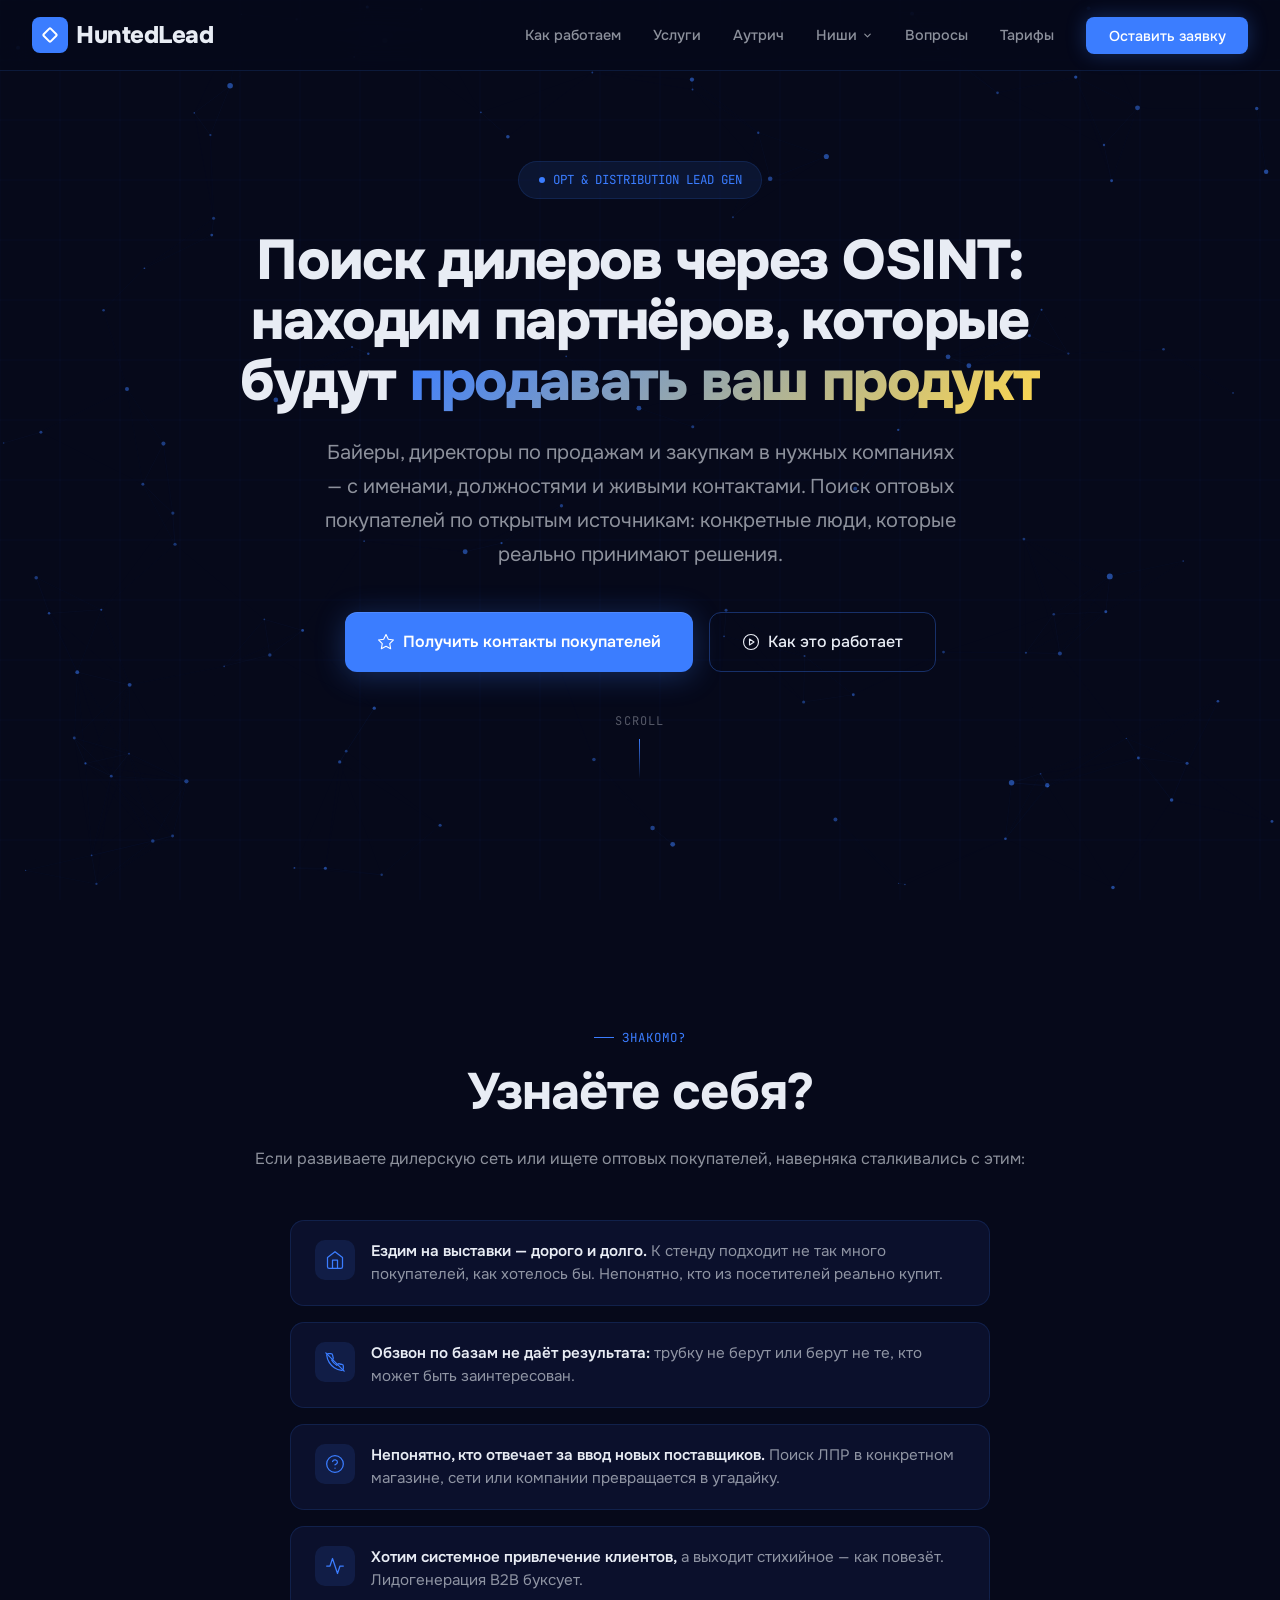
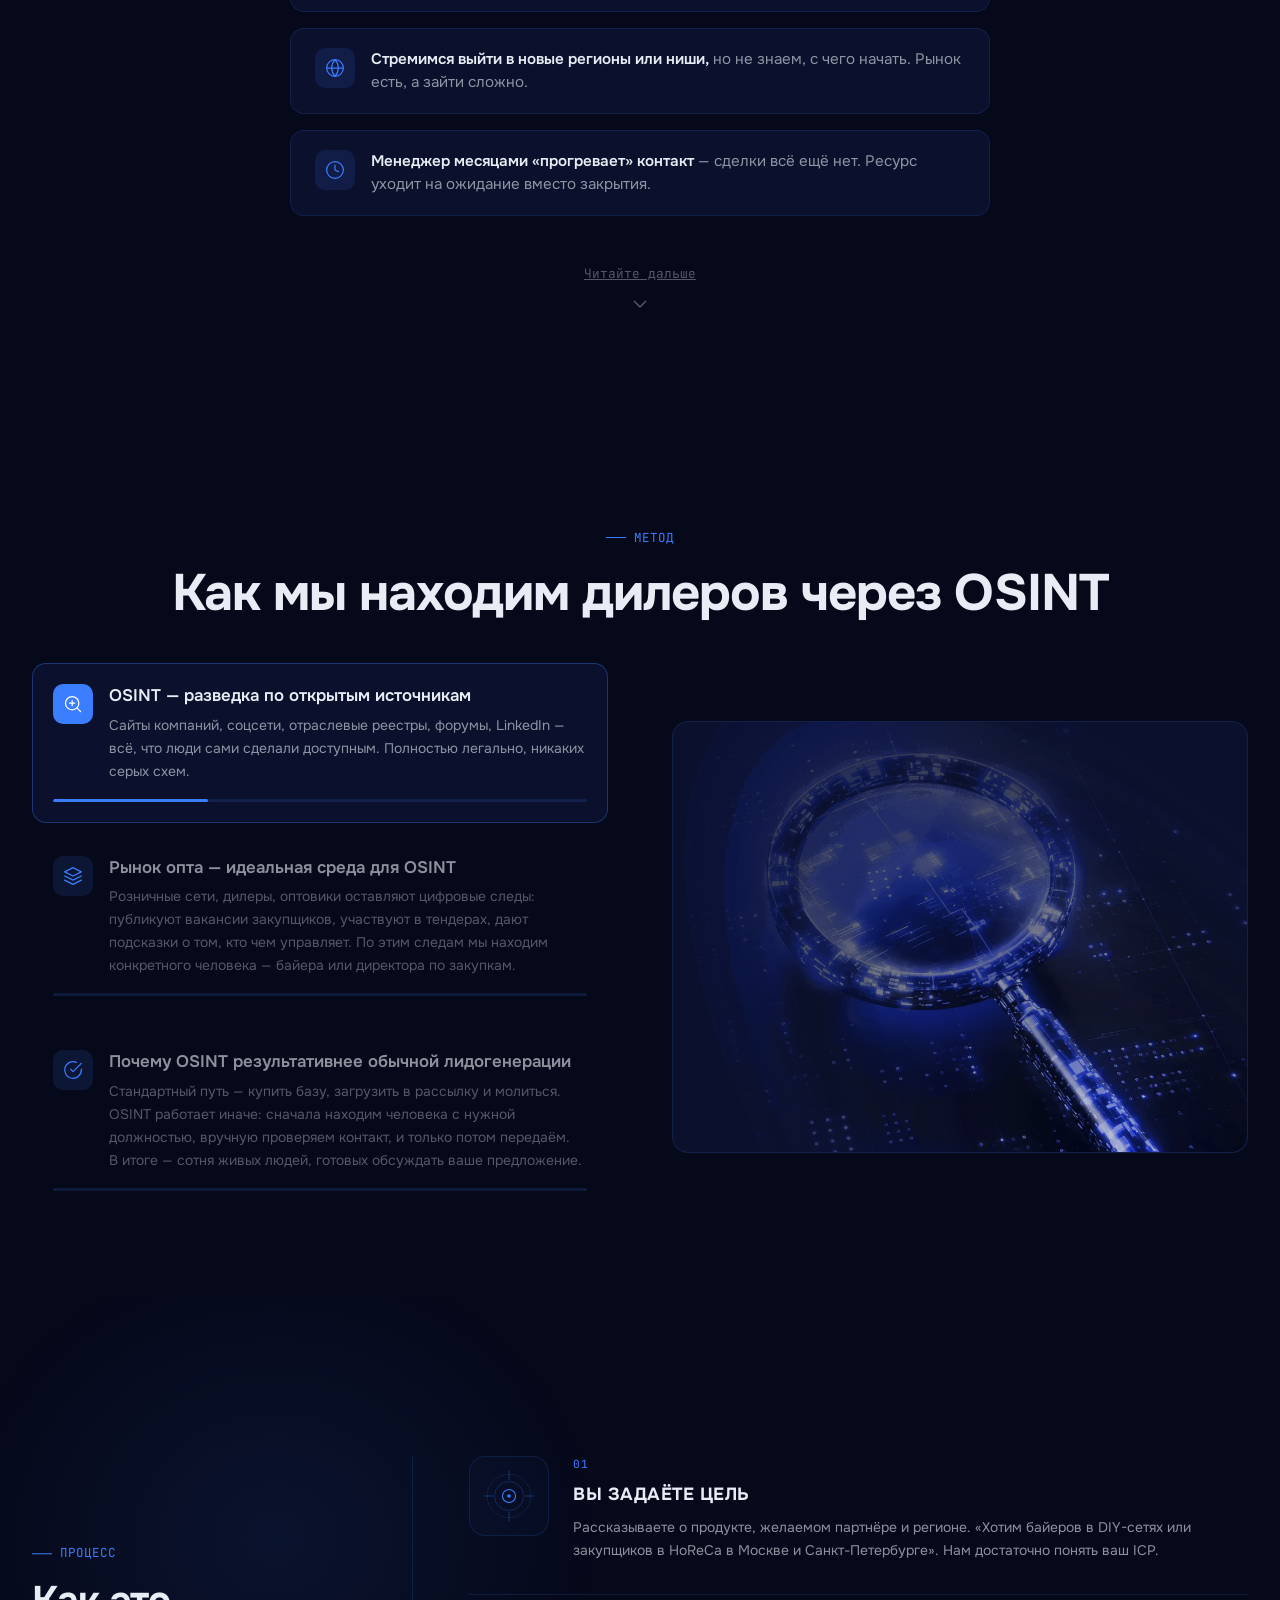
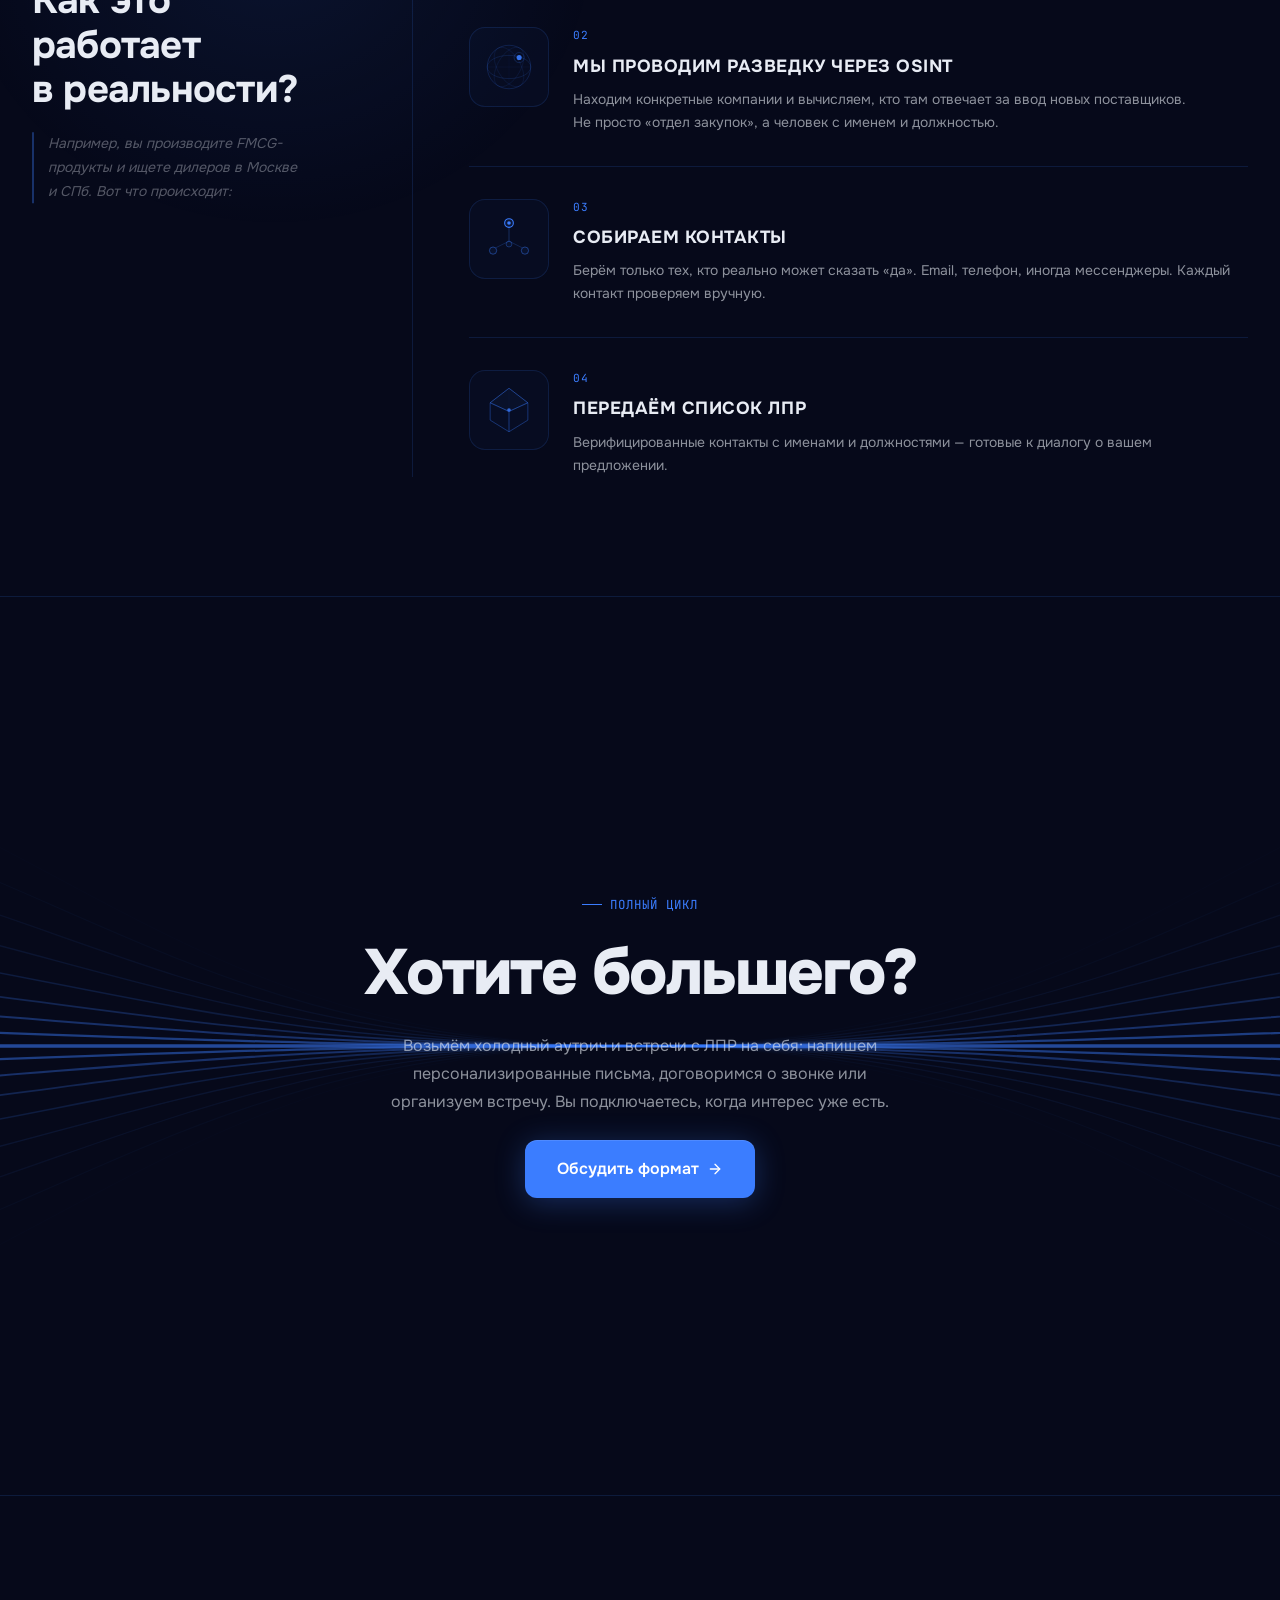
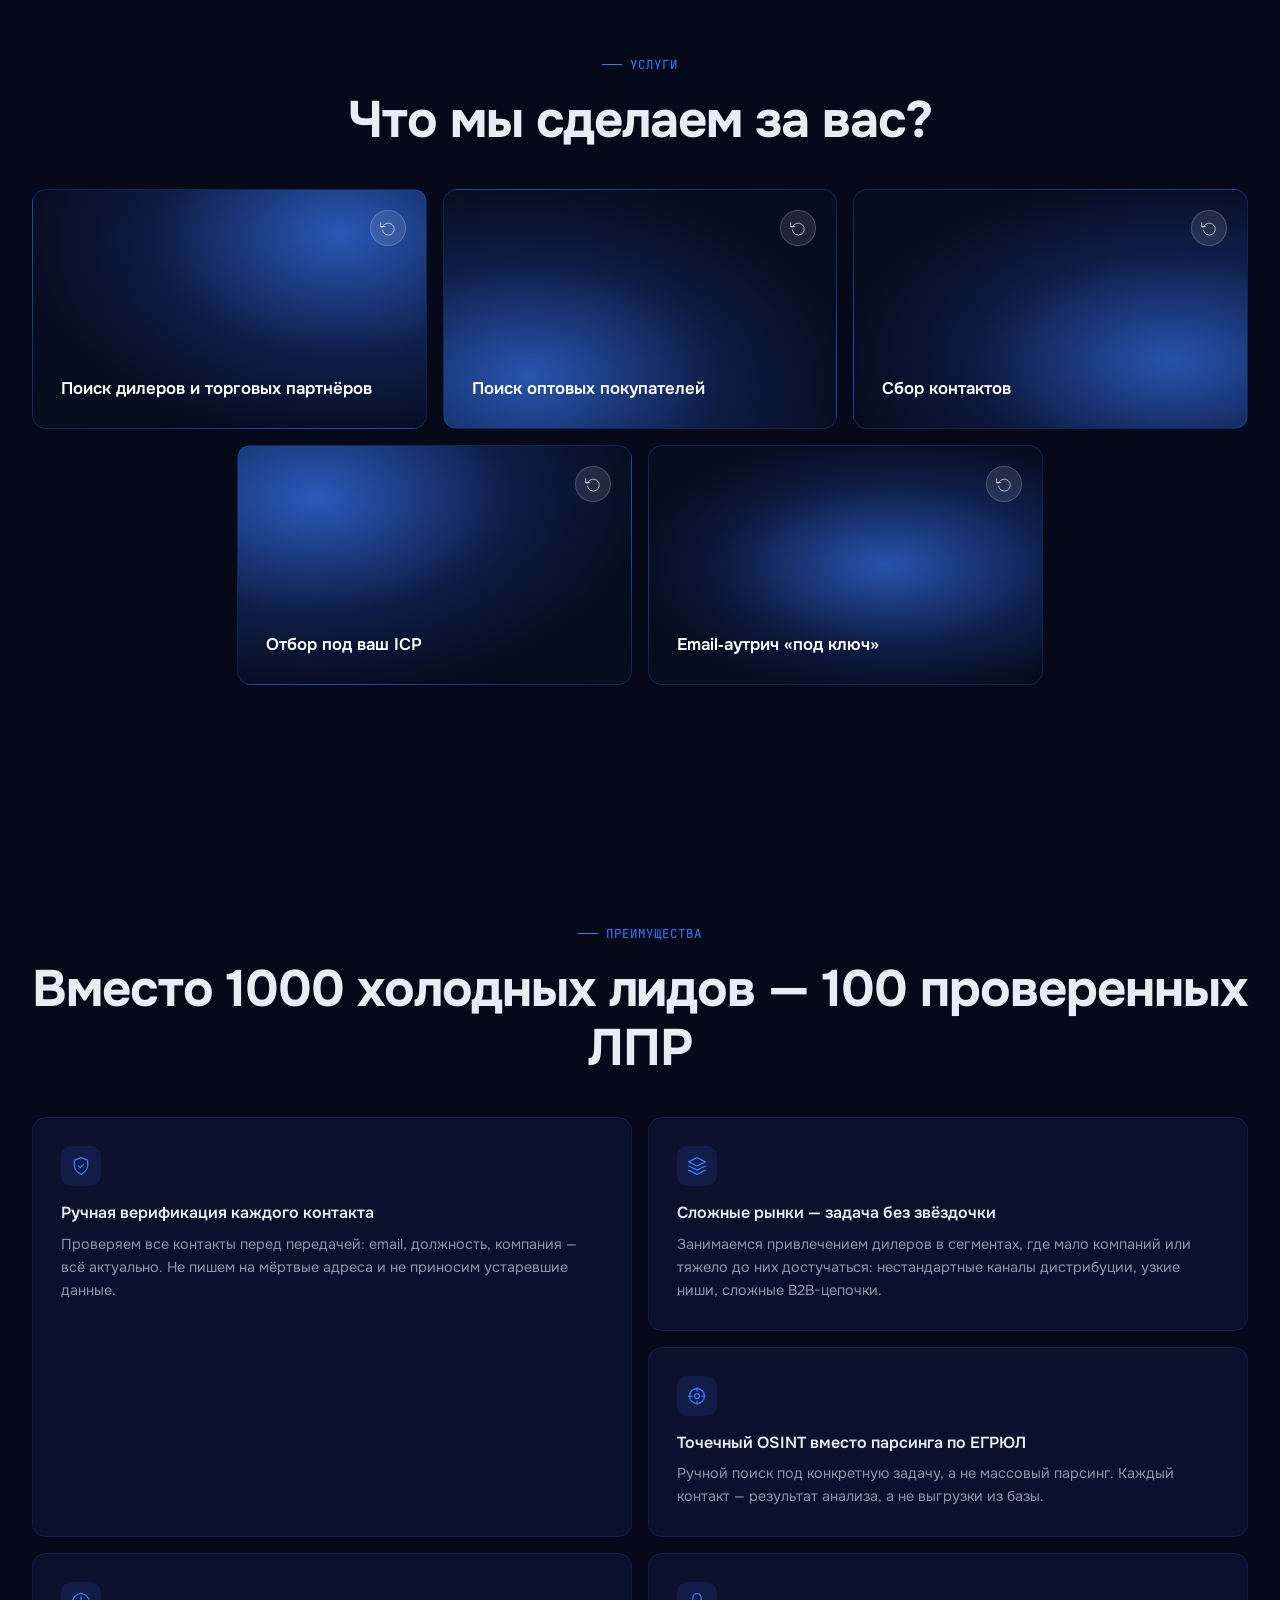
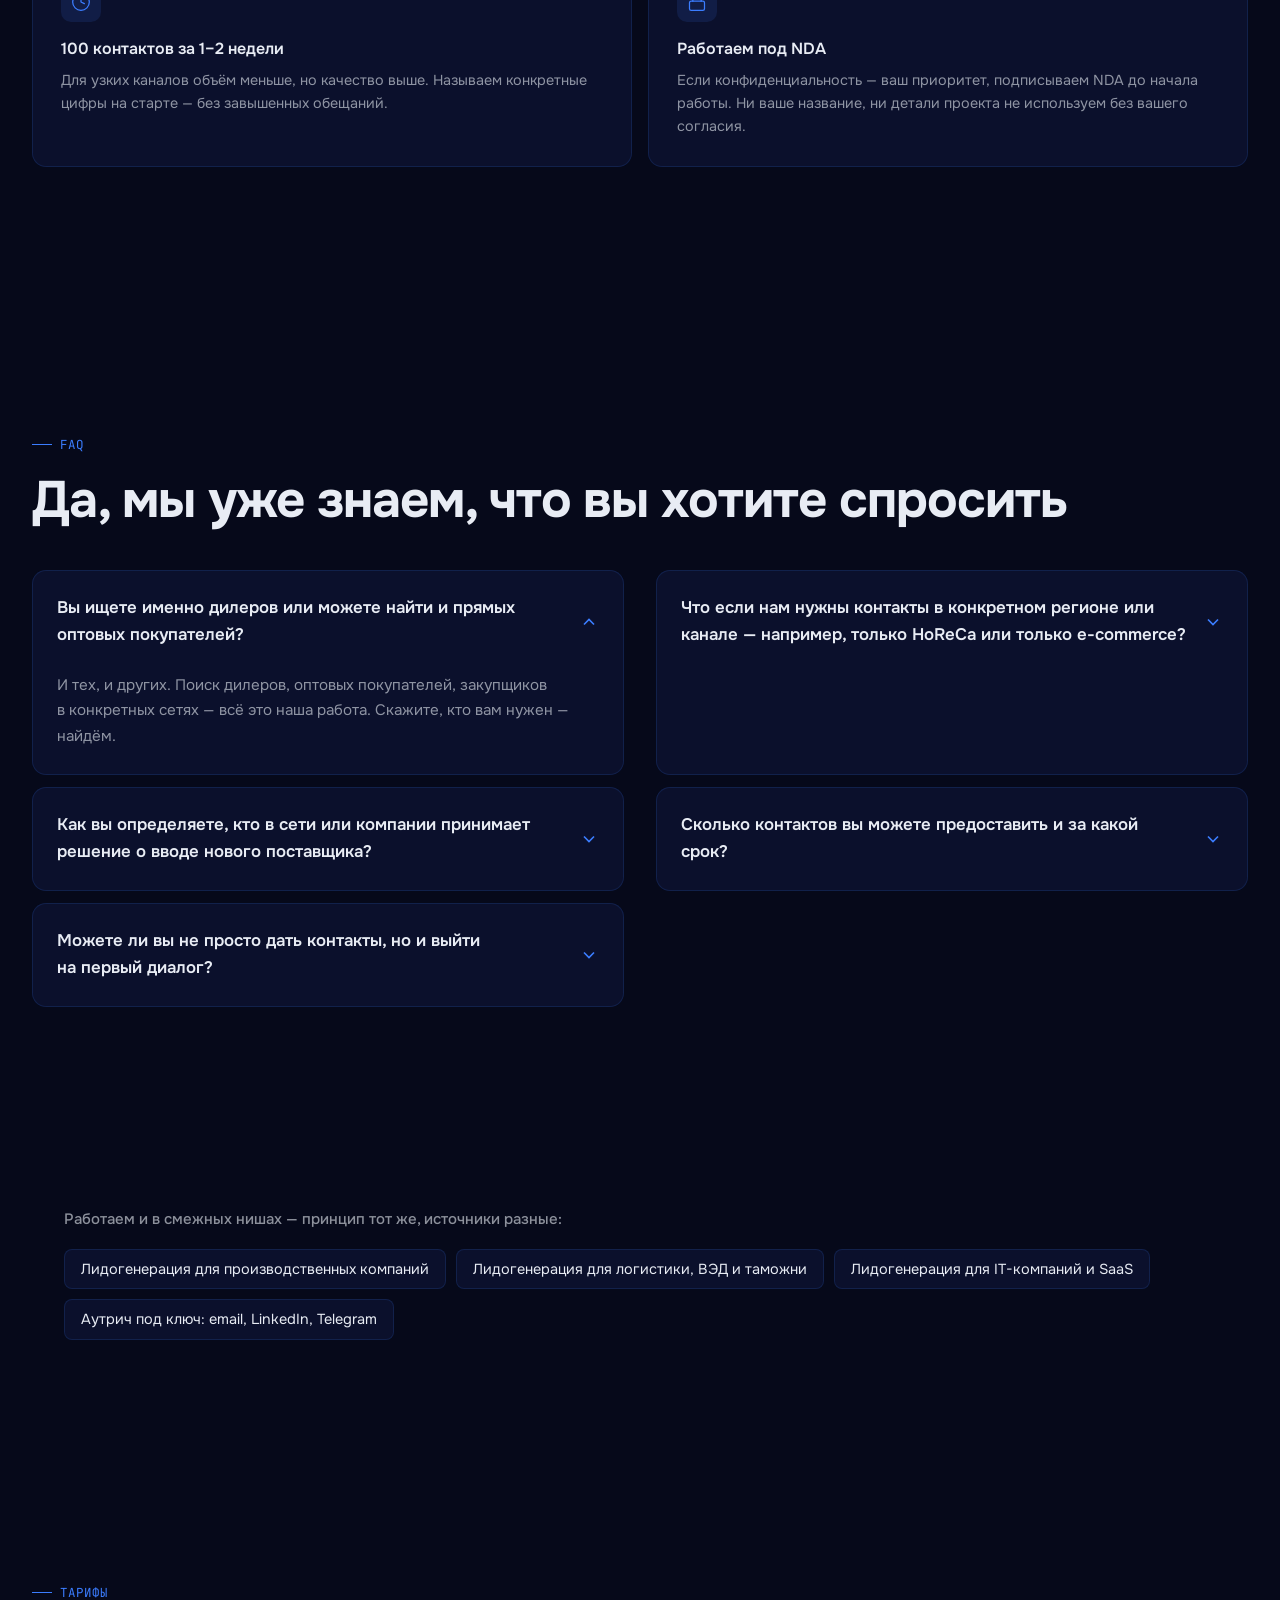
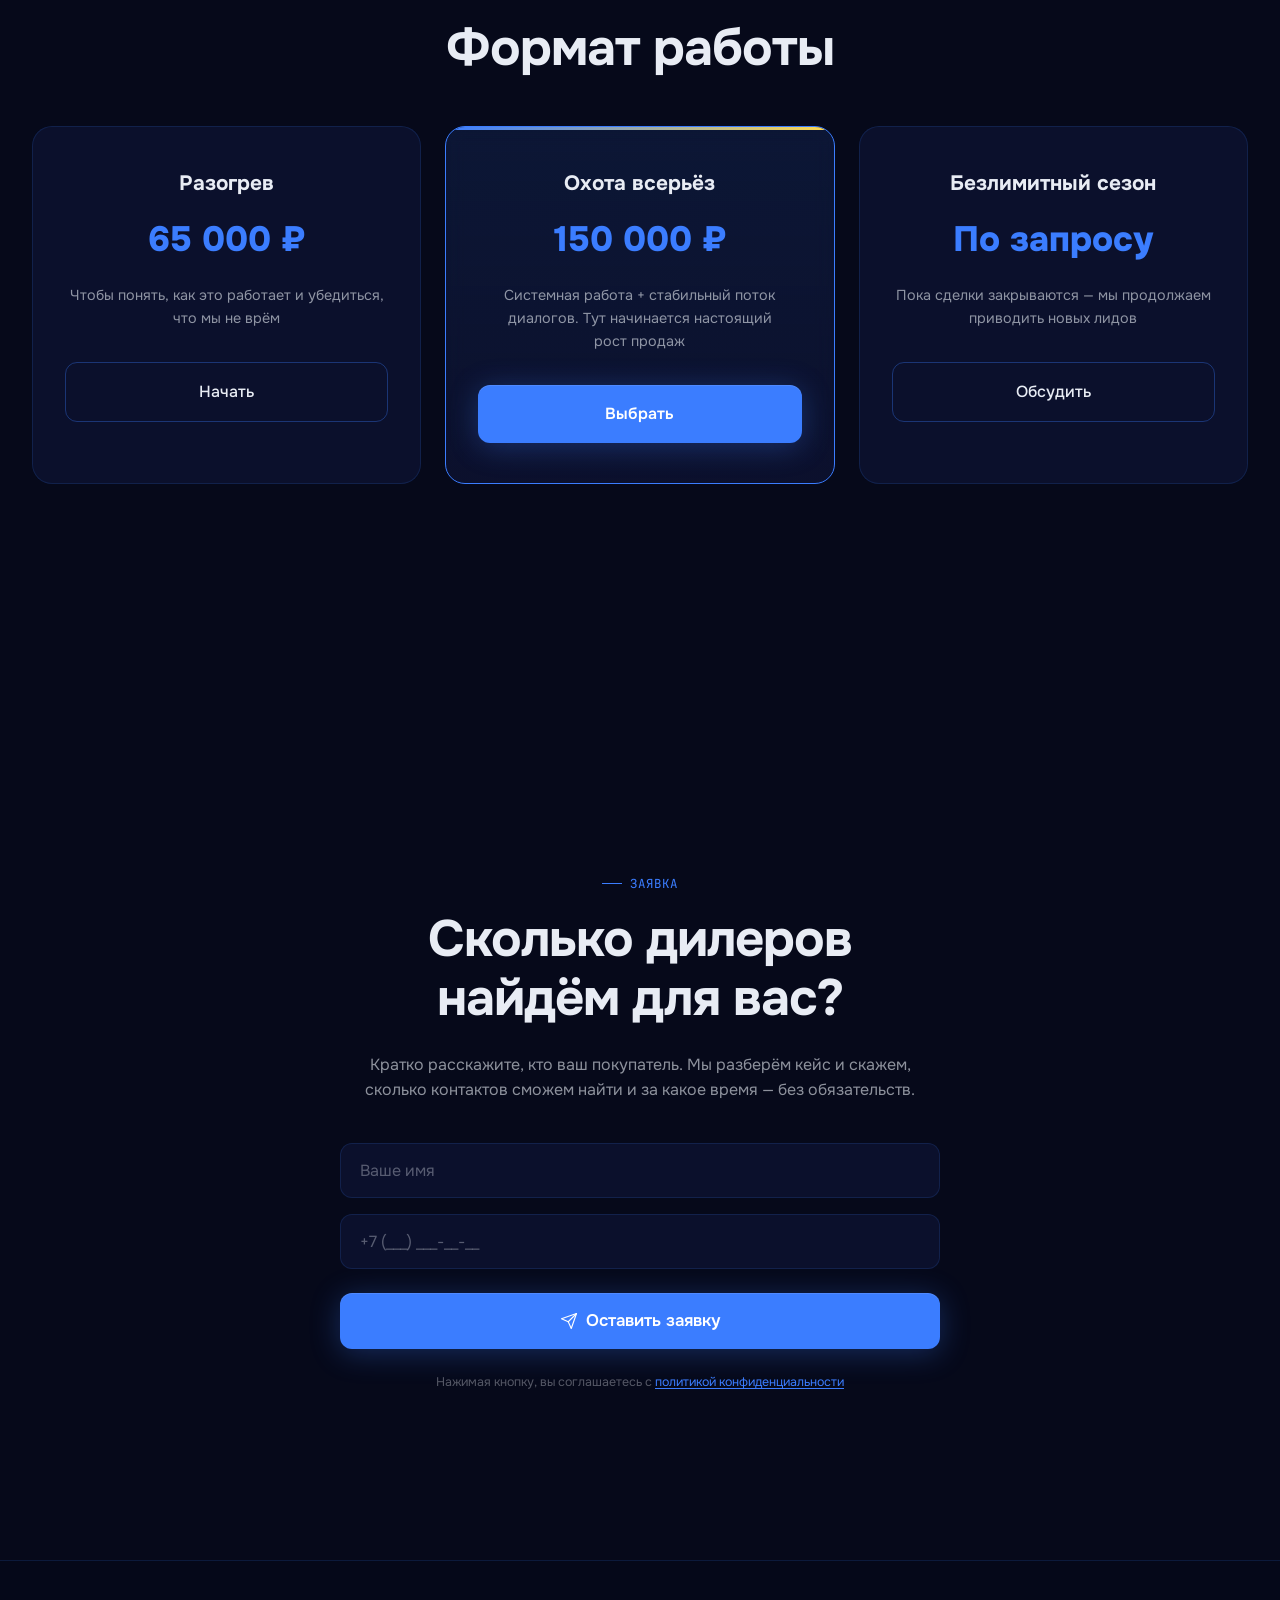
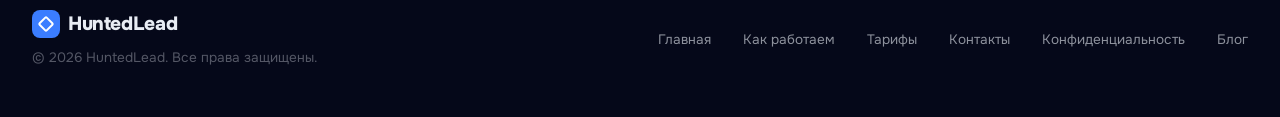
<file: industry-distributors.html>
<!DOCTYPE html>
<html lang="ru">
<head>
<meta charset="UTF-8">
<meta name="viewport" content="width=device-width, initial-scale=1.0">
<title>Поиск дилеров и оптовых покупателей через OSINT | HuntedLead</title>
<link rel="preconnect" href="https://fonts.googleapis.com">
<link rel="preconnect" href="https://fonts.gstatic.com" crossorigin>
<link href="https://fonts.googleapis.com/css2?family=Onest:wght@300;400;500;600;700;800&family=JetBrains+Mono:wght@400;500&display=swap" rel="stylesheet">
<link rel="stylesheet" href="styles/main.css?v=20260624">
<script src="nav.js" defer></script>
<script src="form.js" defer></script>

<script type="application/ld+json">
{
  "@context": "https://schema.org",
  "@type": "FAQPage",
  "mainEntity": [
    {"@type":"Question","name":"Вы ищете именно дилеров или можете найти и прямых оптовых покупателей?","acceptedAnswer":{"@type":"Answer","text":"И тех, и других. Поиск дилеров, оптовых покупателей, закупщиков в конкретных сетях — всё это наша работа. Скажите, кто вам нужен — найдём."}},
    {"@type":"Question","name":"Что если нам нужны контакты в конкретном регионе или канале — например, только HoReCa или только e-commerce?","acceptedAnswer":{"@type":"Answer","text":"Отлично. OSINT позволяет искать по любым параметрам: ниша, канал продаж, география. Если канал специфичный, скажите нам заранее, оценим объём бесплатно."}},
    {"@type":"Question","name":"Как вы определяете, кто в сети или компании принимает решение о вводе нового поставщика?","acceptedAnswer":{"@type":"Answer","text":"Это суть OSINT-поиска. Мы анализируем публичные профили сотрудников, структуру компании, открытые данные и определяем конкретного человека с нужной ролью. Поиск ЛПР — это системная работа, а не угадайка."}},
    {"@type":"Question","name":"Сколько контактов вы можете предоставить и за какой срок?","acceptedAnswer":{"@type":"Answer","text":"В среднем 100 верифицированных контактов за 1–2 недели. Точные цифры зависят от ниши и географии. Называем конкретные цифры на старте — без завышенных обещаний."}},
    {"@type":"Question","name":"Можете ли вы не просто дать контакты, но и выйти на первый диалог?","acceptedAnswer":{"@type":"Answer","text":"Да. Это дополнительная услуга — холодный аутрич и appointment setting. Мы сами пишем письма, ведём переписку и договариваемся о встречах с ЛПР. Вы получаете сразу готовый диалог."}}
  ]
}
</script>

<script type="application/ld+json">
{
  "@context": "https://schema.org",
  "@type": "BreadcrumbList",
  "itemListElement": [
    {"@type":"ListItem","position":1,"name":"Главная","item":"https://huntedlead.ru"},
    {"@type":"ListItem","position":2,"name":"Поиск дилеров и дистрибьюторов","item":"https://huntedlead.ru/industry-distributors"}
  ]
}
</script>

<meta name="yandex-verification" content="6d3543e8a81e042b" />

<link rel="shortcut icon" href="/favicon.ico">
<link rel="icon" type="image/x-icon" href="/favicon.ico">
<link rel="icon" type="image/png" sizes="32x32" href="/favicon-32x32.png">
<link rel="icon" type="image/png" sizes="16x16" href="/favicon-16x16.png">
<link rel="icon" type="image/svg+xml" href="/favicon.svg">
<link rel="apple-touch-icon" sizes="180x180" href="/apple-touch-icon.png">

<meta name="description" content="Поиск дилеров и оптовых покупателей через OSINT. Находим байеров, директоров по закупкам и ЛПР в целевых компаниях. Верифицированные контакты для развития дилерской сети и каналов дистрибуции.">
<meta name="robots" content="index, follow">
<link rel="canonical" href="https://huntedlead.ru/industry-distributors">

<meta property="og:type" content="website">
<meta property="og:url" content="https://huntedlead.ru/industry-distributors">
<meta property="og:title" content="Поиск дилеров и оптовых покупателей через OSINT | HuntedLead">
<meta property="og:description" content="Находим байеров, директоров по закупкам и закупщиков в сетях. Верифицированные контакты — без баз, без парсинга.">
<meta property="og:site_name" content="HuntedLead">
<meta property="og:locale" content="ru_RU">
<meta property="og:image" content="https://huntedlead.ru/images/og/og-industry-distributors.jpg">
<meta property="og:image:width" content="1200">
<meta property="og:image:height" content="630">
<meta property="og:image:type" content="image/jpeg">

<meta name="twitter:card" content="summary_large_image">
<meta name="twitter:title" content="Поиск дилеров и оптовых покупателей | HuntedLead">
<meta name="twitter:description" content="Находим байеров, директоров по закупкам и ЛПР в целевых компаниях через OSINT.">
<meta name="twitter:image" content="https://huntedlead.ru/images/og/og-industry-distributors.jpg">

<script type="text/javascript">
   (function(m,e,t,r,i,k,a){m[i]=m[i]||function(){(m[i].a=m[i].a||[]).push(arguments)};
   m[i].l=1*new Date();
   for (var j = 0; j < document.scripts.length; j++) {if (document.scripts[j].src === r) { return; }}
   k=e.createElement(t),a=e.getElementsByTagName(t)[0],k.async=1,k.src=r,a.parentNode.insertBefore(k,a)})
   (window, document, "script", "https://mc.yandex.ru/metrika/tag.js", "ym");
   ym(108561966, "init", { clickmap:true, trackLinks:true, accurateTrackBounce:true, webvisor:true });
</script>
</head>
<body>

<noscript><div><img src="https://mc.yandex.ru/watch/108561966" style="position:absolute; left:-9999px;" alt=""/></div></noscript>

<canvas id="bg-canvas"></canvas>

<header class="site-header" id="siteHeader">
  <div class="header-inner">
    <a href="/" class="logo">
      <div class="logo-icon"></div>
      HuntedLead
    </a>
    <nav>
      <ul class="nav-links" id="navLinks">
        <li><a href="#how">Как работаем</a></li>
        <li><a href="#services">Услуги</a></li>
        <li><a href="/outreach">Аутрич</a></li>
        <li class="nav-dropdown">
          <button class="nav-dropdown-btn" aria-expanded="false" aria-haspopup="true">
            Ниши
            <svg width="11" height="11" viewBox="0 0 24 24" fill="none" stroke="currentColor" stroke-width="2.5" stroke-linecap="round" stroke-linejoin="round" aria-hidden="true"><polyline points="6 9 12 15 18 9"/></svg>
          </button>
          <ul class="nav-dropdown-menu" role="menu">
            <li role="none"><a href="/industry-it" role="menuitem">IT и SaaS</a></li>
            <li role="none"><a href="/industry-manufacturing" role="menuitem">Производствам</a></li>
            <li role="none"><a href="/industry-distributors" role="menuitem" aria-current="page">Дистрибьюторам</a></li>
            <li role="none"><a href="/industry-consulting" role="menuitem">Консалтинг</a></li>
            <li role="none"><a href="/industry-hrtech" role="menuitem">HR-tech</a></li>
            <li role="none"><a href="/industry-logistics" role="menuitem">Логистика и ВЭД</a></li>
          </ul>
        </li>
        <li><a href="#faq">Вопросы</a></li>
        <li><a href="#pricing">Тарифы</a></li>
        <li><a href="#contact" class="nav-cta">Оставить заявку</a></li>
      </ul>
    </nav>
    <button class="mobile-toggle" id="mobileToggle" aria-label="Меню">
      <span></span><span></span><span></span>
    </button>
  </div>
</header>

<div class="content-wrapper">

  <!-- HERO -->
  <section class="hero" id="hero">
    <div class="hero-badge">
      <span class="dot"></span>
      OPT &amp; DISTRIBUTION LEAD GEN
    </div>
    <h1>Поиск дилеров через OSINT: находим партнёров, которые будут <span class="highlight">продавать ваш продукт</span></h1>
    <p class="hero-sub">Байеры, директоры по&nbsp;продажам и&nbsp;закупкам в&nbsp;нужных компаниях — с&nbsp;именами, должностями и&nbsp;живыми контактами. Поиск оптовых покупателей по&nbsp;открытым источникам: конкретные люди, которые реально принимают решения.</p>
    <div class="hero-cta-group">
      <a href="#contact" class="btn-primary">
        <svg width="18" height="18" viewBox="0 0 24 24" fill="none" stroke="currentColor" stroke-width="1.5" stroke-linecap="round" stroke-linejoin="round"><path d="M12 2l3.09 6.26L22 9.27l-5 4.87 1.18 6.88L12 17.77l-6.18 3.25L7 14.14 2 9.27l6.91-1.01L12 2z"/></svg>
        Получить контакты покупателей
      </a>
      <a href="#how" class="btn-secondary">
        <svg width="18" height="18" viewBox="0 0 24 24" fill="none" stroke="currentColor" stroke-width="1.5" stroke-linecap="round" stroke-linejoin="round"><circle cx="12" cy="12" r="10"/><polygon points="10 8 16 12 10 16 10 8"/></svg>
        Как это работает
      </a>
    </div>
    <div class="scroll-indicator">
      <span>scroll</span>
      <div class="scroll-line"></div>
    </div>
  </section>

  <!-- PAIN -->
  <section class="pain-section" id="pain">
    <div class="pain-content">
      <div class="section-tag">Знакомо?</div>
      <h2 class="section-title">Узнаёте себя?</h2>
      <p style="color: var(--text-secondary); margin-top: 0.5rem;">Если развиваете дилерскую сеть или ищете оптовых покупателей, наверняка сталкивались с&nbsp;этим:</p>
    </div>
    <div class="pain-grid">
      <div class="pain-item" data-delay="0">
        <div class="pain-icon">
          <svg viewBox="0 0 24 24"><path d="M3 9l9-7 9 7v11a2 2 0 01-2 2H5a2 2 0 01-2-2z"/><polyline points="9 22 9 12 15 12 15 22"/></svg>
        </div>
        <p><strong>Ездим на выставки — дорого и долго.</strong> К&nbsp;стенду подходит не&nbsp;так много покупателей, как хотелось&nbsp;бы. Непонятно, кто из&nbsp;посетителей реально купит.</p>
      </div>
      <div class="pain-item" data-delay="100">
        <div class="pain-icon">
          <svg viewBox="0 0 24 24"><path d="M22 16.92v3a2 2 0 01-2.18 2 19.79 19.79 0 01-8.63-3.07 19.5 19.5 0 01-6-6 19.79 19.79 0 01-3.07-8.67A2 2 0 014.11 2h3a2 2 0 012 1.72c.127.96.361 1.903.7 2.81a2 2 0 01-.45 2.11L8.09 9.91a16 16 0 006 6l1.27-1.27a2 2 0 012.11-.45c.907.339 1.85.573 2.81.7A2 2 0 0122 16.92z"/><line x1="1" y1="1" x2="23" y2="23"/></svg>
        </div>
        <p><strong>Обзвон по&nbsp;базам не&nbsp;даёт результата:</strong> трубку не&nbsp;берут или берут не&nbsp;те, кто может быть заинтересован.</p>
      </div>
      <div class="pain-item" data-delay="200">
        <div class="pain-icon">
          <svg viewBox="0 0 24 24"><circle cx="12" cy="12" r="10"/><path d="M9.09 9a3 3 0 015.83 1c0 2-3 3-3 3"/><line x1="12" y1="17" x2="12.01" y2="17"/></svg>
        </div>
        <p><strong>Непонятно, кто отвечает за&nbsp;ввод новых поставщиков.</strong> Поиск ЛПР в&nbsp;конкретном магазине, сети или компании превращается в&nbsp;угадайку.</p>
      </div>
      <div class="pain-item" data-delay="300">
        <div class="pain-icon">
          <svg viewBox="0 0 24 24"><polyline points="22 12 18 12 15 21 9 3 6 12 2 12"/></svg>
        </div>
        <p><strong>Хотим системное привлечение клиентов,</strong> а&nbsp;выходит стихийное — как повезёт. Лидогенерация B2B буксует.</p>
      </div>
      <div class="pain-item" data-delay="400">
        <div class="pain-icon">
          <svg viewBox="0 0 24 24"><circle cx="12" cy="12" r="10"/><line x1="2" y1="12" x2="22" y2="12"/><path d="M12 2a15.3 15.3 0 014 10 15.3 15.3 0 01-4 10 15.3 15.3 0 01-4-10 15.3 15.3 0 014-10z"/></svg>
        </div>
        <p><strong>Стремимся выйти в&nbsp;новые регионы или ниши,</strong> но&nbsp;не&nbsp;знаем, с&nbsp;чего начать. Рынок есть, а&nbsp;зайти сложно.</p>
      </div>
      <div class="pain-item" data-delay="500">
        <div class="pain-icon">
          <svg viewBox="0 0 24 24"><circle cx="12" cy="12" r="10"/><polyline points="12 6 12 12 16 14"/></svg>
        </div>
        <p><strong>Менеджер месяцами «прогревает» контакт</strong> — сделки всё ещё нет. Ресурс уходит на&nbsp;ожидание вместо закрытия.</p>
      </div>
    </div>
    <a href="#osint" class="scroll-arrow">
      <span>Читайте дальше</span>
      <svg viewBox="0 0 24 24"><polyline points="6 9 12 15 18 9"/></svg>
    </a>
  </section>

  <!-- OSINT FEATURES -->
  <section class="features-section" id="osint">
    <div class="features-inner">
      <div class="features-header">
        <div class="section-tag">Метод</div>
        <h2 class="section-title">Как мы находим дилеров через OSINT</h2>
      </div>
      <div class="features-grid">
        <div class="features-list">

          <div class="feature-item active" data-delay="0">
            <div class="feature-item-top">
              <div class="feature-icon">
                <svg viewBox="0 0 24 24"><circle cx="11" cy="11" r="8"/><line x1="21" y1="21" x2="16.65" y2="16.65"/><line x1="11" y1="8" x2="11" y2="14"/><line x1="8" y1="11" x2="14" y2="11"/></svg>
              </div>
              <div class="feature-body">
                <h3>OSINT — разведка по&nbsp;открытым источникам</h3>
                <p>Сайты компаний, соцсети, отраслевые реестры, форумы, LinkedIn — всё, что люди сами сделали доступным. Полностью легально, никаких серых схем.</p>
              </div>
            </div>
            <div class="feature-progress-wrap">
              <div class="feature-progress-bar"></div>
            </div>
          </div>

          <div class="feature-item" data-delay="80">
            <div class="feature-item-top">
              <div class="feature-icon">
                <svg viewBox="0 0 24 24"><polygon points="12 2 2 7 12 12 22 7 12 2"/><polyline points="2 17 12 22 22 17"/><polyline points="2 12 12 17 22 12"/></svg>
              </div>
              <div class="feature-body">
                <h3>Рынок опта — идеальная среда для OSINT</h3>
                <p>Розничные сети, дилеры, оптовики оставляют цифровые следы: публикуют вакансии закупщиков, участвуют в&nbsp;тендерах, дают подсказки о&nbsp;том, кто чем управляет. По&nbsp;этим следам мы находим конкретного человека — байера или директора по&nbsp;закупкам.</p>
              </div>
            </div>
            <div class="feature-progress-wrap">
              <div class="feature-progress-bar"></div>
            </div>
          </div>

          <div class="feature-item" data-delay="160">
            <div class="feature-item-top">
              <div class="feature-icon">
                <svg viewBox="0 0 24 24"><path d="M22 11.08V12a10 10 0 11-5.93-9.14"/><polyline points="22 4 12 14.01 9 11.01"/></svg>
              </div>
              <div class="feature-body">
                <h3>Почему OSINT результативнее обычной лидогенерации</h3>
                <p>Стандартный путь — купить базу, загрузить в&nbsp;рассылку и&nbsp;молиться. OSINT работает иначе: сначала находим человека с&nbsp;нужной должностью, вручную проверяем контакт, и&nbsp;только потом передаём. В&nbsp;итоге — сотня живых людей, готовых обсуждать ваше предложение.</p>
              </div>
            </div>
            <div class="feature-progress-wrap">
              <div class="feature-progress-bar"></div>
            </div>
          </div>

        </div>

        <div class="features-visual">
          <div class="features-image-wrap">
            <img src="/images/osint-razvedka.webp" alt="OSINT разведка для поиска дилеров" class="active" width="1000" height="1000" decoding="async" fetchpriority="high">
            <img src="/images/osint-proverka.webp" alt="Дистрибьюторы и дилеры в открытых источниках" width="1000" height="1000" decoding="async">
            <img src="/images/osint-cel.webp" alt="Точечный поиск ЛПР в оптовых компаниях" width="1000" height="1000" decoding="async">
          </div>
        </div>

      </div>
    </div>
  </section>

  <!-- HOW IT WORKS -->
  <section class="how-section" id="how">
    <div class="how-split">

      <div class="how-left">
        <div class="section-tag">Процесс</div>
        <h2 class="section-title">Как это работает в&nbsp;реальности?</h2>
        <p class="how-example">Например, вы производите FMCG-продукты и&nbsp;ищете дилеров в&nbsp;Москве и&nbsp;СПб. Вот что происходит:</p>
      </div>

      <div class="how-right">

        <div class="how-step" data-delay="0">
          <div class="how-step-icon">
            <svg viewBox="0 0 80 80" fill="none" xmlns="http://www.w3.org/2000/svg">
              <circle cx="40" cy="40" r="30" stroke="rgba(59,125,255,0.2)" stroke-width="1"/>
              <circle cx="40" cy="40" r="20" stroke="rgba(59,125,255,0.35)" stroke-width="1"/>
              <circle cx="40" cy="40" r="9" stroke="#3b7dff" stroke-width="1.5"/>
              <line x1="40" y1="5" x2="40" y2="18" stroke="rgba(59,125,255,0.5)" stroke-width="1"/>
              <line x1="40" y1="62" x2="40" y2="75" stroke="rgba(59,125,255,0.5)" stroke-width="1"/>
              <line x1="5"  y1="40" x2="18" y2="40" stroke="rgba(59,125,255,0.5)" stroke-width="1"/>
              <line x1="62" y1="40" x2="75" y2="40" stroke="rgba(59,125,255,0.5)" stroke-width="1"/>
              <circle cx="40" cy="40" r="2.5" fill="#3b7dff"/>
            </svg>
          </div>
          <div class="how-step-body">
            <span class="how-step-num">01</span>
            <h3>Вы задаёте цель</h3>
            <p>Рассказываете о&nbsp;продукте, желаемом партнёре и&nbsp;регионе. «Хотим байеров в&nbsp;DIY-сетях или закупщиков в&nbsp;HoReCa в&nbsp;Москве и&nbsp;Санкт-Петербурге». Нам достаточно понять ваш ICP.</p>
          </div>
        </div>

        <div class="how-step" data-delay="120">
          <div class="how-step-icon">
            <svg viewBox="0 0 80 80" fill="none" xmlns="http://www.w3.org/2000/svg">
              <ellipse cx="40" cy="40" rx="30" ry="16" stroke="rgba(59,125,255,0.2)" stroke-width="1"/>
              <ellipse cx="40" cy="40" rx="30" ry="16" stroke="rgba(59,125,255,0.12)" stroke-width="1" transform="rotate(60 40 40)"/>
              <ellipse cx="40" cy="40" rx="30" ry="16" stroke="rgba(59,125,255,0.12)" stroke-width="1" transform="rotate(120 40 40)"/>
              <circle cx="40" cy="40" r="30" stroke="rgba(59,125,255,0.25)" stroke-width="1"/>
              <line x1="10" y1="40" x2="70" y2="40" stroke="rgba(59,125,255,0.12)" stroke-width="0.5"/>
              <line x1="40" y1="10" x2="40" y2="70" stroke="rgba(59,125,255,0.12)" stroke-width="0.5"/>
              <circle cx="54" cy="27" r="3.5" fill="#3b7dff" opacity="0.9"/>
              <circle cx="54" cy="27" r="7"   stroke="#3b7dff" stroke-width="0.8" opacity="0.35"/>
            </svg>
          </div>
          <div class="how-step-body">
            <span class="how-step-num">02</span>
            <h3>Мы проводим разведку через OSINT</h3>
            <p>Находим конкретные компании и&nbsp;вычисляем, кто там отвечает за&nbsp;ввод новых поставщиков. Не&nbsp;просто «отдел закупок», а&nbsp;человек с&nbsp;именем и&nbsp;должностью.</p>
          </div>
        </div>

        <div class="how-step" data-delay="240">
          <div class="how-step-icon">
            <svg viewBox="0 0 80 80" fill="none" xmlns="http://www.w3.org/2000/svg">
              <circle cx="40" cy="18" r="6"   stroke="#3b7dff" stroke-width="1.5" fill="rgba(59,125,255,0.1)"/>
              <circle cx="18" cy="56" r="5"   stroke="rgba(59,125,255,0.6)" stroke-width="1" fill="rgba(59,125,255,0.06)"/>
              <circle cx="62" cy="56" r="5"   stroke="rgba(59,125,255,0.6)" stroke-width="1" fill="rgba(59,125,255,0.06)"/>
              <circle cx="40" cy="47" r="4"   stroke="rgba(59,125,255,0.45)" stroke-width="1" fill="rgba(59,125,255,0.06)"/>
              <line x1="40" y1="24" x2="40" y2="43" stroke="rgba(59,125,255,0.4)" stroke-width="1"/>
              <line x1="40" y1="43" x2="22" y2="52" stroke="rgba(59,125,255,0.3)" stroke-width="1"/>
              <line x1="40" y1="43" x2="58" y2="52" stroke="rgba(59,125,255,0.3)" stroke-width="1"/>
              <circle cx="40" cy="18" r="2.5" fill="#3b7dff"/>
            </svg>
          </div>
          <div class="how-step-body">
            <span class="how-step-num">03</span>
            <h3>Собираем контакты</h3>
            <p>Берём только тех, кто реально может сказать «да». Email, телефон, иногда мессенджеры. Каждый контакт проверяем вручную.</p>
          </div>
        </div>

        <div class="how-step" data-delay="360">
          <div class="how-step-icon">
            <svg viewBox="0 0 80 80" fill="none" xmlns="http://www.w3.org/2000/svg">
              <polygon points="40,10 66,30 66,54 40,70 14,54 14,30" stroke="rgba(59,125,255,0.25)" stroke-width="1"/>
              <polygon points="40,10 66,30 40,42 14,30" stroke="rgba(59,125,255,0.5)" stroke-width="1" fill="rgba(59,125,255,0.04)"/>
              <polygon points="40,42 66,30 66,54 40,70" stroke="rgba(59,125,255,0.3)" stroke-width="1" fill="rgba(59,125,255,0.02)"/>
              <polygon points="40,42 14,30 14,54 40,70" stroke="rgba(59,125,255,0.3)" stroke-width="1" fill="rgba(59,125,255,0.02)"/>
              <line x1="40" y1="10" x2="40" y2="70" stroke="rgba(59,125,255,0.12)" stroke-width="0.5"/>
              <circle cx="40" cy="40" r="2.5" fill="#3b7dff" opacity="0.8"/>
            </svg>
          </div>
          <div class="how-step-body">
            <span class="how-step-num">04</span>
            <h3>Передаём список ЛПР</h3>
            <p>Верифицированные контакты с&nbsp;именами и&nbsp;должностями — готовые к&nbsp;диалогу о&nbsp;вашем предложении.</p>
          </div>
        </div>

      </div>
    </div>
  </section>

  <!-- DEEPER -->
  <section class="deeper-section">
    <div class="deeper-wave" aria-hidden="true">
      <svg class="deeper-wave-svg" viewBox="0 0 1400 400" preserveAspectRatio="xMidYMid slice" fill="none" xmlns="http://www.w3.org/2000/svg">
        <path d="M0,200 C430,200 430,200 700,200 C970,200 970,200 1400,200" stroke="rgba(59,125,255,0.55)" stroke-width="1.5"/>
        <path d="M0,188 C430,188 430,200 700,200 C970,200 970,188 1400,188" stroke="rgba(59,125,255,0.45)" stroke-width="1"/>
        <path d="M0,212 C430,212 430,200 700,200 C970,200 970,212 1400,212" stroke="rgba(59,125,255,0.45)" stroke-width="1"/>
        <path d="M0,173 C430,173 430,200 700,200 C970,200 970,173 1400,173" stroke="rgba(59,125,255,0.34)" stroke-width="0.9"/>
        <path d="M0,227 C430,227 430,200 700,200 C970,200 970,227 1400,227" stroke="rgba(59,125,255,0.34)" stroke-width="0.9"/>
        <path d="M0,155 C430,155 430,200 700,200 C970,200 970,155 1400,155" stroke="rgba(59,125,255,0.24)" stroke-width="0.8"/>
        <path d="M0,245 C430,245 430,200 700,200 C970,200 970,245 1400,245" stroke="rgba(59,125,255,0.24)" stroke-width="0.8"/>
        <path d="M0,133 C430,133 430,200 700,200 C970,200 970,133 1400,133" stroke="rgba(59,125,255,0.16)" stroke-width="0.7"/>
        <path d="M0,267 C430,267 430,200 700,200 C970,200 970,267 1400,267" stroke="rgba(59,125,255,0.16)" stroke-width="0.7"/>
        <path d="M0,108 C430,108 430,200 700,200 C970,200 970,108 1400,108" stroke="rgba(59,125,255,0.10)" stroke-width="0.6"/>
        <path d="M0,292 C430,292 430,200 700,200 C970,200 970,292 1400,292" stroke="rgba(59,125,255,0.10)" stroke-width="0.6"/>
        <path d="M0,80  C430,80  430,200 700,200 C970,200 970,80  1400,80"  stroke="rgba(59,125,255,0.07)" stroke-width="0.5"/>
        <path d="M0,320 C430,320 430,200 700,200 C970,200 970,320 1400,320" stroke="rgba(59,125,255,0.07)" stroke-width="0.5"/>
        <path d="M0,50  C430,50  430,200 700,200 C970,200 970,50  1400,50"  stroke="rgba(59,125,255,0.04)" stroke-width="0.5"/>
        <path d="M0,350 C430,350 430,200 700,200 C970,200 970,350 1400,350" stroke="rgba(59,125,255,0.04)" stroke-width="0.5"/>
        <path d="M0,18  C430,18  430,200 700,200 C970,200 970,18  1400,18"  stroke="rgba(59,125,255,0.02)" stroke-width="0.4"/>
        <path d="M0,382 C430,382 430,200 700,200 C970,200 970,382 1400,382" stroke="rgba(59,125,255,0.02)" stroke-width="0.4"/>
      </svg>
    </div>
    <div class="deeper-inner">
      <div class="section-tag">Полный цикл</div>
      <h2 class="deeper-title">Хотите большего?</h2>
      <p class="deeper-sub">Возьмём холодный аутрич и&nbsp;встречи с&nbsp;ЛПР на&nbsp;себя: напишем персонализированные письма, договоримся о&nbsp;звонке или организуем встречу. Вы подключаетесь, когда интерес уже есть.</p>
      <a href="#contact" class="btn-primary">
        Обсудить формат
        <svg width="16" height="16" viewBox="0 0 24 24" fill="none" stroke="currentColor" stroke-width="2" stroke-linecap="round" stroke-linejoin="round"><path d="M5 12h14"/><path d="m12 5 7 7-7 7"/></svg>
      </a>
    </div>
  </section>

  <!-- SERVICES -->
  <section class="services-section" id="services">
    <div class="services-inner">
      <div class="services-header">
        <div class="section-tag">Услуги</div>
        <h2 class="section-title">Что мы сделаем за&nbsp;вас?</h2>
      </div>
      <div class="services-grid">

        <div class="service-card" data-delay="0">
          <div class="service-card-inner">
            <div class="service-card-front">
              <div class="service-flip-icon">
                <svg viewBox="0 0 24 24"><polyline points="1 4 1 10 7 10"/><path d="M3.51 15a9 9 0 1 0 .49-4.5L1 10"/></svg>
              </div>
              <h3>Поиск дилеров и&nbsp;торговых партнёров</h3>
            </div>
            <div class="service-card-back">
              <p>Через OSINT найдём директоров по&nbsp;продажам, байеров и&nbsp;закупщиков в&nbsp;целевых компаниях — только те, кто реально может стать вашим партнёром.</p>
            </div>
          </div>
        </div>

        <div class="service-card" data-delay="100">
          <div class="service-card-inner">
            <div class="service-card-front">
              <div class="service-flip-icon">
                <svg viewBox="0 0 24 24"><polyline points="1 4 1 10 7 10"/><path d="M3.51 15a9 9 0 1 0 .49-4.5L1 10"/></svg>
              </div>
              <h3>Поиск оптовых покупателей</h3>
            </div>
            <div class="service-card-back">
              <p>Для тех, кто ищет прямые каналы сбыта. Находим ЛПР в&nbsp;компаниях, которые покупают ваш тип продукции оптом. Привлечение корпоративных клиентов без посредников.</p>
            </div>
          </div>
        </div>

        <div class="service-card" data-delay="200">
          <div class="service-card-inner">
            <div class="service-card-front">
              <div class="service-flip-icon">
                <svg viewBox="0 0 24 24"><polyline points="1 4 1 10 7 10"/><path d="M3.51 15a9 9 0 1 0 .49-4.5L1 10"/></svg>
              </div>
              <h3>Сбор контактов</h3>
            </div>
            <div class="service-card-back">
              <p>Email, телефон, иногда мессенджеры. Ручная верификация каждого контакта перед передачей. Если данные вызывают сомнения — не&nbsp;включаем в&nbsp;список.</p>
            </div>
          </div>
        </div>

        <div class="service-card" data-delay="300">
          <div class="service-card-inner">
            <div class="service-card-front">
              <div class="service-flip-icon">
                <svg viewBox="0 0 24 24"><polyline points="1 4 1 10 7 10"/><path d="M3.51 15a9 9 0 1 0 .49-4.5L1 10"/></svg>
              </div>
              <h3>Отбор под ваш ICP</h3>
            </div>
            <div class="service-card-back">
              <p>Работаем с&nbsp;компаниями, которые подходят по&nbsp;всем параметрам: размеру, географии и&nbsp;типу бизнеса. Ни&nbsp;одного лишнего контакта.</p>
            </div>
          </div>
        </div>

        <div class="service-card" data-delay="400">
          <div class="service-card-inner">
            <div class="service-card-front">
              <div class="service-flip-icon">
                <svg viewBox="0 0 24 24"><polyline points="1 4 1 10 7 10"/><path d="M3.51 15a9 9 0 1 0 .49-4.5L1 10"/></svg>
              </div>
              <h3>Email&#8209;аутрич «под ключ»</h3>
            </div>
            <div class="service-card-back">
              <p>Лидогенерация B2B — не&nbsp;только база для&nbsp;обзвона. Пишем персонализированные письма под&nbsp;каждого получателя и&nbsp;ведём переписку до&nbsp;назначения встречи.</p>
            </div>
          </div>
        </div>

      </div>
    </div>
  </section>

  <!-- WHY US -->
  <section class="why-section" id="why">
    <div class="why-inner">
      <div class="why-header">
        <div class="section-tag">Преимущества</div>
        <h2 class="section-title">Вместо 1000 холодных лидов — 100 проверенных ЛПР</h2>
      </div>
      <div class="why-grid">

        <div class="why-card why-card-1" data-delay="0">
          <div class="why-card-icon">
            <svg viewBox="0 0 24 24"><path d="M12 22s8-4 8-10V5l-8-3-8 3v7c0 6 8 10 8 10z"/><polyline points="9 12 11 14 15 10"/></svg>
          </div>
          <div class="why-card-body">
            <h3>Ручная верификация каждого контакта</h3>
            <p>Проверяем все контакты перед передачей: email, должность, компания — всё актуально. Не&nbsp;пишем на&nbsp;мёртвые адреса и&nbsp;не&nbsp;приносим устаревшие данные.</p>
          </div>
        </div>

        <div class="why-card why-card-2" data-delay="100">
          <div class="why-card-icon">
            <svg viewBox="0 0 24 24"><polygon points="12 2 2 7 12 12 22 7 12 2"/><polyline points="2 17 12 22 22 17"/><polyline points="2 12 12 17 22 12"/></svg>
          </div>
          <div class="why-card-body">
            <h3>Сложные рынки — задача без&nbsp;звёздочки</h3>
            <p>Занимаемся привлечением дилеров в&nbsp;сегментах, где мало компаний или тяжело до&nbsp;них достучаться: нестандартные каналы дистрибуции, узкие ниши, сложные B2B-цепочки.</p>
          </div>
        </div>

        <div class="why-card why-card-3" data-delay="200">
          <div class="why-card-icon">
            <svg viewBox="0 0 24 24"><circle cx="12" cy="12" r="9"/><circle cx="12" cy="12" r="3"/><line x1="12" y1="2" x2="12" y2="6"/><line x1="12" y1="18" x2="12" y2="22"/><line x1="2" y1="12" x2="6" y2="12"/><line x1="18" y1="12" x2="22" y2="12"/></svg>
          </div>
          <div class="why-card-body">
            <h3>Точечный OSINT вместо парсинга по&nbsp;ЕГРЮЛ</h3>
            <p>Ручной поиск под конкретную задачу, а&nbsp;не&nbsp;массовый парсинг. Каждый контакт — результат анализа, а&nbsp;не&nbsp;выгрузки из&nbsp;базы.</p>
          </div>
        </div>

        <div class="why-card why-card-4" data-delay="300">
          <div class="why-card-icon">
            <svg viewBox="0 0 24 24"><circle cx="12" cy="12" r="10"/><polyline points="12 6 12 12 16 14"/></svg>
          </div>
          <div class="why-card-body">
            <h3>100 контактов за&nbsp;1–2 недели</h3>
            <p>Для узких каналов объём меньше, но&nbsp;качество выше. Называем конкретные цифры на&nbsp;старте — без&nbsp;завышенных обещаний.</p>
          </div>
        </div>

        <div class="why-card why-card-5" data-delay="400">
          <div class="why-card-icon">
            <svg viewBox="0 0 24 24"><rect x="3" y="11" width="18" height="11" rx="2" ry="2"/><path d="M7 11V7a5 5 0 0110 0v4"/></svg>
          </div>
          <div class="why-card-body">
            <h3>Работаем под&nbsp;NDA</h3>
            <p>Если конфиденциальность — ваш приоритет, подписываем NDA до&nbsp;начала работы. Ни&nbsp;ваше название, ни&nbsp;детали проекта не&nbsp;используем без вашего согласия.</p>
          </div>
        </div>

      </div>
    </div>
  </section>

  <!-- FAQ -->
  <section class="faq-section" id="faq">
    <div class="faq-content">
      <div class="section-tag">FAQ</div>
      <h2 class="section-title">Да, мы уже знаем, что вы хотите спросить</h2>
      <div class="faq-list">

        <div class="faq-item open">
          <div class="faq-q" onclick="toggleFaq(this)">
            <span>Вы ищете именно дилеров или можете найти и&nbsp;прямых оптовых покупателей?</span>
            <svg viewBox="0 0 24 24"><polyline points="6 9 12 15 18 9"/></svg>
          </div>
          <div class="faq-a"><div class="faq-a-inner">И&nbsp;тех, и&nbsp;других. Поиск дилеров, оптовых покупателей, закупщиков в&nbsp;конкретных сетях — всё это наша работа. Скажите, кто вам нужен — найдём.</div></div>
        </div>

        <div class="faq-item">
          <div class="faq-q" onclick="toggleFaq(this)">
            <span>Что если нам нужны контакты в&nbsp;конкретном регионе или канале — например, только HoReCa или только e-commerce?</span>
            <svg viewBox="0 0 24 24"><polyline points="6 9 12 15 18 9"/></svg>
          </div>
          <div class="faq-a"><div class="faq-a-inner">Отлично. OSINT позволяет искать по&nbsp;любым параметрам: ниша, канал продаж, география. Если канал специфичный, скажите нам заранее — оценим объём бесплатно.</div></div>
        </div>

        <div class="faq-item">
          <div class="faq-q" onclick="toggleFaq(this)">
            <span>Как вы определяете, кто в&nbsp;сети или компании принимает решение о&nbsp;вводе нового поставщика?</span>
            <svg viewBox="0 0 24 24"><polyline points="6 9 12 15 18 9"/></svg>
          </div>
          <div class="faq-a"><div class="faq-a-inner">Это суть OSINT-поиска. Мы анализируем публичные профили сотрудников, структуру компании, открытые данные и&nbsp;определяем конкретного человека с&nbsp;нужной ролью. Поиск ЛПР — это системная работа, а&nbsp;не&nbsp;угадайка.</div></div>
        </div>

        <div class="faq-item">
          <div class="faq-q" onclick="toggleFaq(this)">
            <span>Сколько контактов вы можете предоставить и&nbsp;за&nbsp;какой срок?</span>
            <svg viewBox="0 0 24 24"><polyline points="6 9 12 15 18 9"/></svg>
          </div>
          <div class="faq-a"><div class="faq-a-inner">В&nbsp;среднем 100 верифицированных контактов за&nbsp;1–2 недели. Точные цифры зависят от&nbsp;ниши и&nbsp;географии. Называем конкретные цифры на&nbsp;старте — без&nbsp;завышенных обещаний.</div></div>
        </div>

        <div class="faq-item">
          <div class="faq-q" onclick="toggleFaq(this)">
            <span>Можете ли вы не&nbsp;просто дать контакты, но&nbsp;и&nbsp;выйти на&nbsp;первый диалог?</span>
            <svg viewBox="0 0 24 24"><polyline points="6 9 12 15 18 9"/></svg>
          </div>
          <div class="faq-a"><div class="faq-a-inner">Да. Это дополнительная услуга — холодный аутрич и&nbsp;appointment setting. Мы сами пишем письма, ведём переписку и&nbsp;договариваемся о&nbsp;встречах с&nbsp;ЛПР. Вы получаете сразу готовый диалог.</div></div>
        </div>

      </div>
    </div>
  </section>

  <!-- RELATED NICHES -->
  <section class="related-niches">
    <div class="related-niches-inner">
      <p class="related-niches-title">Работаем и в смежных нишах — принцип тот же, источники разные:</p>
      <ul class="related-niches-list">
        <li><a href="/industry-manufacturing">Лидогенерация для производственных компаний</a></li>
        <li><a href="/industry-logistics">Лидогенерация для логистики, ВЭД и таможни</a></li>
        <li><a href="/industry-it">Лидогенерация для IT-компаний и SaaS</a></li>
        <li><a href="/outreach">Аутрич под ключ: email, LinkedIn, Telegram</a></li>
      </ul>
    </div>
  </section>

  <!-- PRICING -->
  <section class="pricing-section" id="pricing">
    <div class="pricing-content">
      <div class="section-tag">Тарифы</div>
      <h2 class="section-title">Формат работы</h2>
      <div class="pricing-grid">
        <div class="price-card" data-delay="0">
          <div class="price-label">Разогрев</div>
          <div class="price-amount">65 000 ₽</div>
          <p class="price-desc">Чтобы понять, как это работает и&nbsp;убедиться, что мы не&nbsp;врём</p>
          <a href="#contact" class="btn-secondary">Начать</a>
        </div>
        <div class="price-card featured" data-delay="150">
          <div class="price-label">Охота всерьёз</div>
          <div class="price-amount">150 000 ₽</div>
          <p class="price-desc">Системная работа + стабильный поток диалогов. Тут начинается настоящий рост&nbsp;продаж</p>
          <a href="#contact" class="btn-primary">Выбрать</a>
        </div>
        <div class="price-card" data-delay="300">
          <div class="price-label">Безлимитный сезон</div>
          <div class="price-amount">По запросу</div>
          <p class="price-desc">Пока сделки закрываются — мы продолжаем приводить новых лидов</p>
          <a href="#contact" class="btn-secondary">Обсудить</a>
        </div>
      </div>
    </div>
  </section>

  <!-- CTA FORM -->
  <section class="cta-section" id="contact">
    <div class="cta-content">
      <div class="section-tag">Заявка</div>
      <h2 class="section-title">Сколько дилеров найдём для&nbsp;вас?</h2>
      <p class="cta-subtitle">Кратко расскажите, кто ваш покупатель. Мы разберём кейс и&nbsp;скажем, сколько контактов сможем найти и&nbsp;за&nbsp;какое время — без&nbsp;обязательств.</p>
      <div id="formContainer">
        <div class="cta-form" id="leadForm">
          <div class="form-group">
            <input type="text" id="userName" placeholder="Ваше имя" required autocomplete="name">
          </div>
          <div class="form-group">
            <input type="tel" id="userPhone" placeholder="+7 (___) ___-__-__" required autocomplete="tel">
          </div>
          <div class="form-submit">
            <button class="btn-primary" onclick="submitForm()" id="submitBtn">
              <svg width="18" height="18" viewBox="0 0 24 24" fill="none" stroke="currentColor" stroke-width="1.5" stroke-linecap="round" stroke-linejoin="round"><line x1="22" y1="2" x2="11" y2="13"/><polygon points="22 2 15 22 11 13 2 9 22 2"/></svg>
              Оставить заявку
            </button>
          </div>
          <div class="form-error" id="formError">Не удалось отправить заявку. Попробуйте ещё раз или свяжитесь с нами напрямую.</div>
          <p class="form-note">Нажимая кнопку, вы соглашаетесь с&nbsp;<a href="#" onclick="openPrivacy(event)">политикой конфиденциальности</a></p>
        </div>
        <div class="form-success" id="formSuccess">
          <svg viewBox="0 0 24 24"><path d="M22 11.08V12a10 10 0 11-5.93-9.14"/><polyline points="22 4 12 14.01 9 11.01"/></svg>
          <h3>Заявка отправлена!</h3>
          <p>Мы свяжемся с вами в ближайшее время</p>
        </div>
      </div>
    </div>
  </section>

</div>

<footer class="site-footer">
  <div class="footer-inner">
    <div class="footer-left">
      <a href="/" class="logo">
        <div class="logo-icon"></div>
        HuntedLead
      </a>
      <p class="footer-copy">&copy; 2026 HuntedLead. Все права защищены.</p>
    </div>
    <ul class="footer-links">
      <li><a href="/">Главная</a></li>
      <li><a href="#how">Как работаем</a></li>
      <li><a href="#pricing">Тарифы</a></li>
      <li><a href="/#contacts-info">Контакты</a></li>
      <li><a href="#" onclick="openPrivacy(event)">Конфиденциальность</a></li>
      <li><a href="/blog">Блог</a></li>
    </ul>
  </div>
</footer>

<div class="modal-overlay" id="privacyModal">
  <div class="modal-box">
    <h2>Политика конфиденциальности</h2>
    <p>Настоящая политика конфиденциальности определяет порядок обработки и защиты персональных данных пользователей сайта HuntedLead.</p>
    <h3>1. Сбор данных</h3>
    <p>Мы собираем только те данные, которые вы предоставляете добровольно через форму заявки на сайте: имя и номер телефона.</p>
    <h3>2. Цели обработки</h3>
    <p>Персональные данные используются исключительно для связи с вами по вашему запросу и предоставления информации о наших услугах.</p>
    <h3>3. Хранение и защита</h3>
    <p>Мы принимаем необходимые организационные и технические меры для защиты ваших персональных данных от несанкционированного доступа, изменения, раскрытия или уничтожения.</p>
    <h3>4. Передача третьим лицам</h3>
    <p>Мы не передаём, не продаём и не раскрываем ваши персональные данные третьим лицам без вашего согласия, за исключением случаев, предусмотренных законодательством.</p>
    <h3>5. Срок хранения</h3>
    <p>Персональные данные хранятся в течение срока, необходимого для достижения целей обработки, после чего удаляются.</p>
    <h3>6. Ваши права</h3>
    <p>Вы вправе запросить информацию о своих персональных данных, потребовать их изменения или удаления, направив соответствующий запрос на наш контактный email.</p>
    <h3>7. Файлы cookie</h3>
    <p>Сайт может использовать файлы cookie для улучшения пользовательского опыта. Вы можете отключить cookie в настройках браузера.</p>
    <button class="modal-close" onclick="closePrivacy()">Закрыть</button>
  </div>
</div>

<script>
// ===== 3D PARTICLE BACKGROUND =====
(function() {
  const canvas = document.getElementById('bg-canvas');
  const ctx = canvas.getContext('2d');
  let w, h, particles = [], mouse = { x: -1000, y: -1000 };
  const PARTICLE_COUNT = 120;
  const CONNECT_DIST = 140;

  function resize() { w = canvas.width = window.innerWidth; h = canvas.height = window.innerHeight; }

  function createParticles() {
    particles = [];
    for (let i = 0; i < PARTICLE_COUNT; i++) {
      particles.push({
        x: Math.random() * w, y: Math.random() * h, z: Math.random() * 0.5 + 0.5,
        vx: (Math.random() - 0.5) * 0.4, vy: (Math.random() - 0.5) * 0.4, size: Math.random() * 2 + 1
      });
    }
  }

  function draw() {
    ctx.clearRect(0, 0, w, h);
    ctx.strokeStyle = 'rgba(59, 125, 255, 0.04)';
    ctx.lineWidth = 1;
    const gs = 60;
    for (let x = 0; x < w; x += gs) { ctx.beginPath(); ctx.moveTo(x, 0); ctx.lineTo(x, h); ctx.stroke(); }
    for (let y = 0; y < h; y += gs) { ctx.beginPath(); ctx.moveTo(0, y); ctx.lineTo(w, y); ctx.stroke(); }

    for (let i = 0; i < particles.length; i++) {
      const p = particles[i];
      p.x += p.vx; p.y += p.vy;
      if (p.x < 0) p.x = w; if (p.x > w) p.x = 0;
      if (p.y < 0) p.y = h; if (p.y > h) p.y = 0;
      const dx = p.x - mouse.x, dy = p.y - mouse.y;
      const dist = Math.sqrt(dx * dx + dy * dy);
      if (dist < 150) { p.x += dx * 0.01; p.y += dy * 0.01; }
      const alpha = 0.15 + p.z * 0.4;
      ctx.beginPath(); ctx.arc(p.x, p.y, p.size * p.z, 0, Math.PI * 2);
      ctx.fillStyle = `rgba(59, 125, 255, ${alpha})`; ctx.fill();
      for (let j = i + 1; j < particles.length; j++) {
        const p2 = particles[j];
        const ddx = p.x - p2.x, ddy = p.y - p2.y;
        const d = Math.sqrt(ddx * ddx + ddy * ddy);
        if (d < CONNECT_DIST) {
          ctx.beginPath(); ctx.moveTo(p.x, p.y); ctx.lineTo(p2.x, p2.y);
          ctx.strokeStyle = `rgba(59, 125, 255, ${(1 - d / CONNECT_DIST) * 0.1})`;
          ctx.lineWidth = 0.5; ctx.stroke();
        }
      }
    }
    requestAnimationFrame(draw);
  }

  window.addEventListener('resize', () => { resize(); createParticles(); });
  document.addEventListener('mousemove', e => { mouse.x = e.clientX; mouse.y = e.clientY; });
  resize(); createParticles(); draw();
})();

// ===== SCROLL REVEAL =====
const observer = new IntersectionObserver((entries) => {
  entries.forEach(entry => {
    if (entry.isIntersecting) {
      const delay = parseInt(entry.target.dataset.delay || 0);
      setTimeout(() => entry.target.classList.add('visible'), delay);
      observer.unobserve(entry.target);
    }
  });
}, { threshold: 0.15, rootMargin: '0px 0px -50px 0px' });
document.querySelectorAll('.pain-item, .how-step, .faq-item, .price-card, .feature-item, .why-card, .service-card').forEach(el => observer.observe(el));

// ===== FAQ =====
function toggleFaq(el) {
  const item = el.parentElement;
  const isOpen = item.classList.contains('open');
  document.querySelectorAll('.faq-item').forEach(i => i.classList.remove('open'));
  if (!isOpen) item.classList.add('open');
}

// ===== MOUSE GLOW =====
document.querySelectorAll('.why-card, .price-card').forEach(card => {
  card.addEventListener('mousemove', (e) => {
    const rect = card.getBoundingClientRect();
    card.style.setProperty('--mouse-x', `${e.clientX - rect.left}px`);
    card.style.setProperty('--mouse-y', `${e.clientY - rect.top}px`);
  });
});

// Tap-to-flip for service cards on touch devices
document.querySelectorAll('.service-card').forEach(card => {
  card.addEventListener('click', () => {
    if (window.matchMedia('(hover: none)').matches) {
      card.classList.toggle('flipped');
    }
  });
});

// ===== FEATURES SLIDER =====
(function() {
  const items = document.querySelectorAll('.feature-item');
  const images = document.querySelectorAll('.features-image-wrap img');
  if (!items.length) return;

  const DURATION = 10000;
  const TICK = 100;
  let currentIdx = 0;
  let elapsed = 0;
  let timer;

  function activate(idx) {
    items.forEach((el, i) => {
      el.classList.toggle('active', i === idx);
      const bar = el.querySelector('.feature-progress-bar');
      if (bar) bar.style.width = '0%';
    });
    images.forEach((img, i) => img.classList.toggle('active', i === idx));
    currentIdx = idx;
    elapsed = 0;
  }

  function tick() {
    elapsed += TICK;
    const bar = items[currentIdx] && items[currentIdx].querySelector('.feature-progress-bar');
    if (bar) bar.style.width = Math.min(elapsed / DURATION * 100, 100) + '%';
    if (elapsed >= DURATION) activate((currentIdx + 1) % items.length);
  }

  function startTimer() { clearInterval(timer); timer = setInterval(tick, TICK); }

  items.forEach((el, i) => {
    el.addEventListener('click', () => { activate(i); startTimer(); });
  });

  activate(0);
  startTimer();
})();


</script>

<script type="application/ld+json">
{
  "@context": "https://schema.org",
  "@graph": [
    {
      "@type": "ProfessionalService",
      "@id": "https://huntedlead.ru/#organization",
      "name": "HuntedLead",
      "url": "https://huntedlead.ru/",
      "description": "OSINT-лидогенерация для B2B: находим email, телефоны и LinkedIn руководителей целевых компаний.",
      "logo": {
        "@type": "ImageObject",
        "@id": "https://huntedlead.ru/#logo",
        "url": "https://huntedlead.ru/images/huntedlead-logo-512.png",
        "contentUrl": "https://huntedlead.ru/images/huntedlead-logo-512.png",
        "width": 512,
        "height": 512,
        "caption": "HuntedLead"
      },
      "image": {
        "@id": "https://huntedlead.ru/#logo"
      },
      "telephone": "+7 911 136-15-61",
      "email": "withmashed03@gmail.com",
      "areaServed": {
        "@type": "Country",
        "name": "Россия"
      },
      "availableLanguage": "Russian",
      "priceRange": "от 65 000 ₽",
      "sameAs": [
        "https://t.me/mmashed"
      ],
      "hasOfferCatalog": {
        "@type": "OfferCatalog",
        "name": "Тарифы",
        "itemListElement": [
          {
            "@type": "Offer",
            "name": "Разогрев",
            "price": "65000",
            "priceCurrency": "RUB",
            "description": "Проверка гипотезы: 50–100 верифицированных контактов ЛПРов"
          },
          {
            "@type": "Offer",
            "name": "Охота всерьёз",
            "price": "150000",
            "priceCurrency": "RUB",
            "description": "Системная работа: до 300 контактов + непрерывный поток диалогов"
          },
          {
            "@type": "Offer",
            "name": "Безлимитный сезон",
            "priceCurrency": "RUB",
            "description": "Выделенная команда под ваш поток: объём и условия обсуждаются под задачу",
            "availability": "https://schema.org/InStock"
          }
        ]
      }
    },
    {
      "@type": "WebSite",
      "@id": "https://huntedlead.ru/#website",
      "url": "https://huntedlead.ru/",
      "name": "HuntedLead",
      "description": "OSINT-лидогенерация и B2B-аутрич",
      "publisher": {
        "@id": "https://huntedlead.ru/#organization"
      },
      "inLanguage": "ru-RU"
    }
  ]
}
</script>

</body>
</html>
</file>
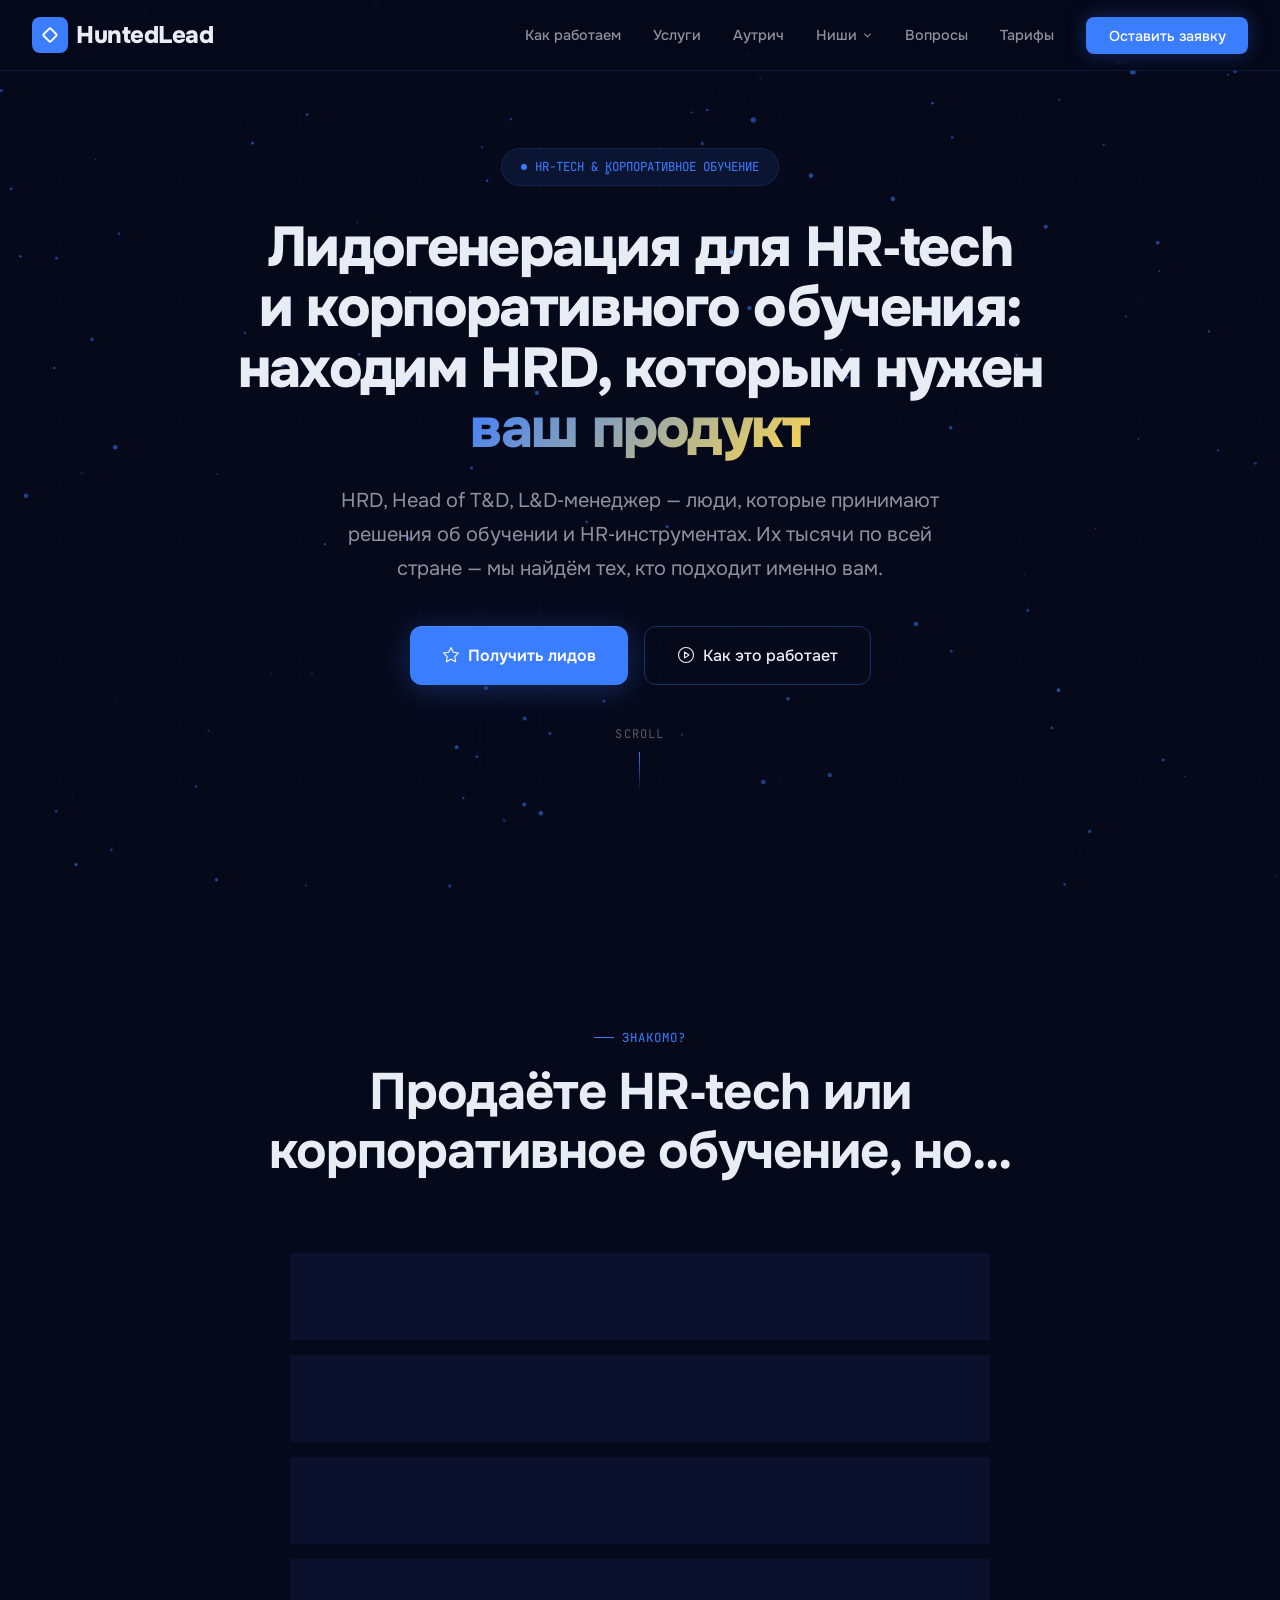
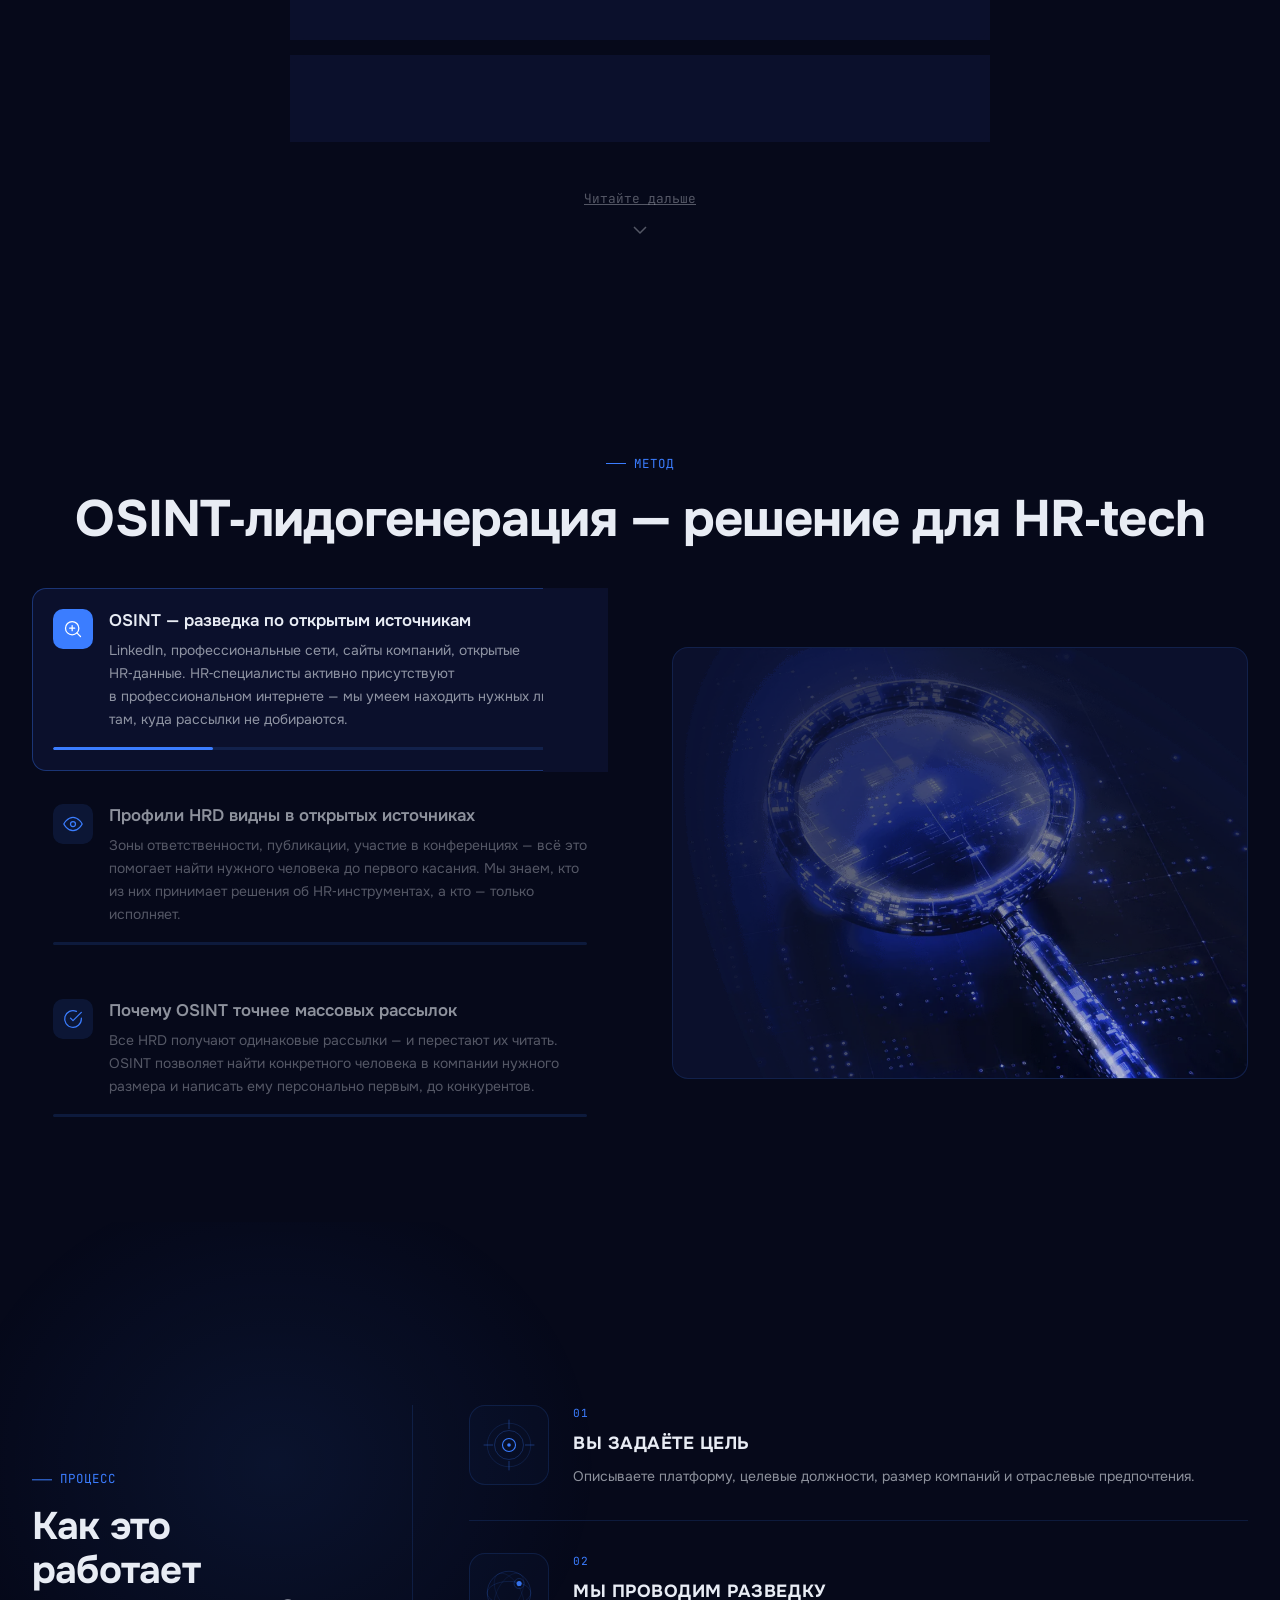
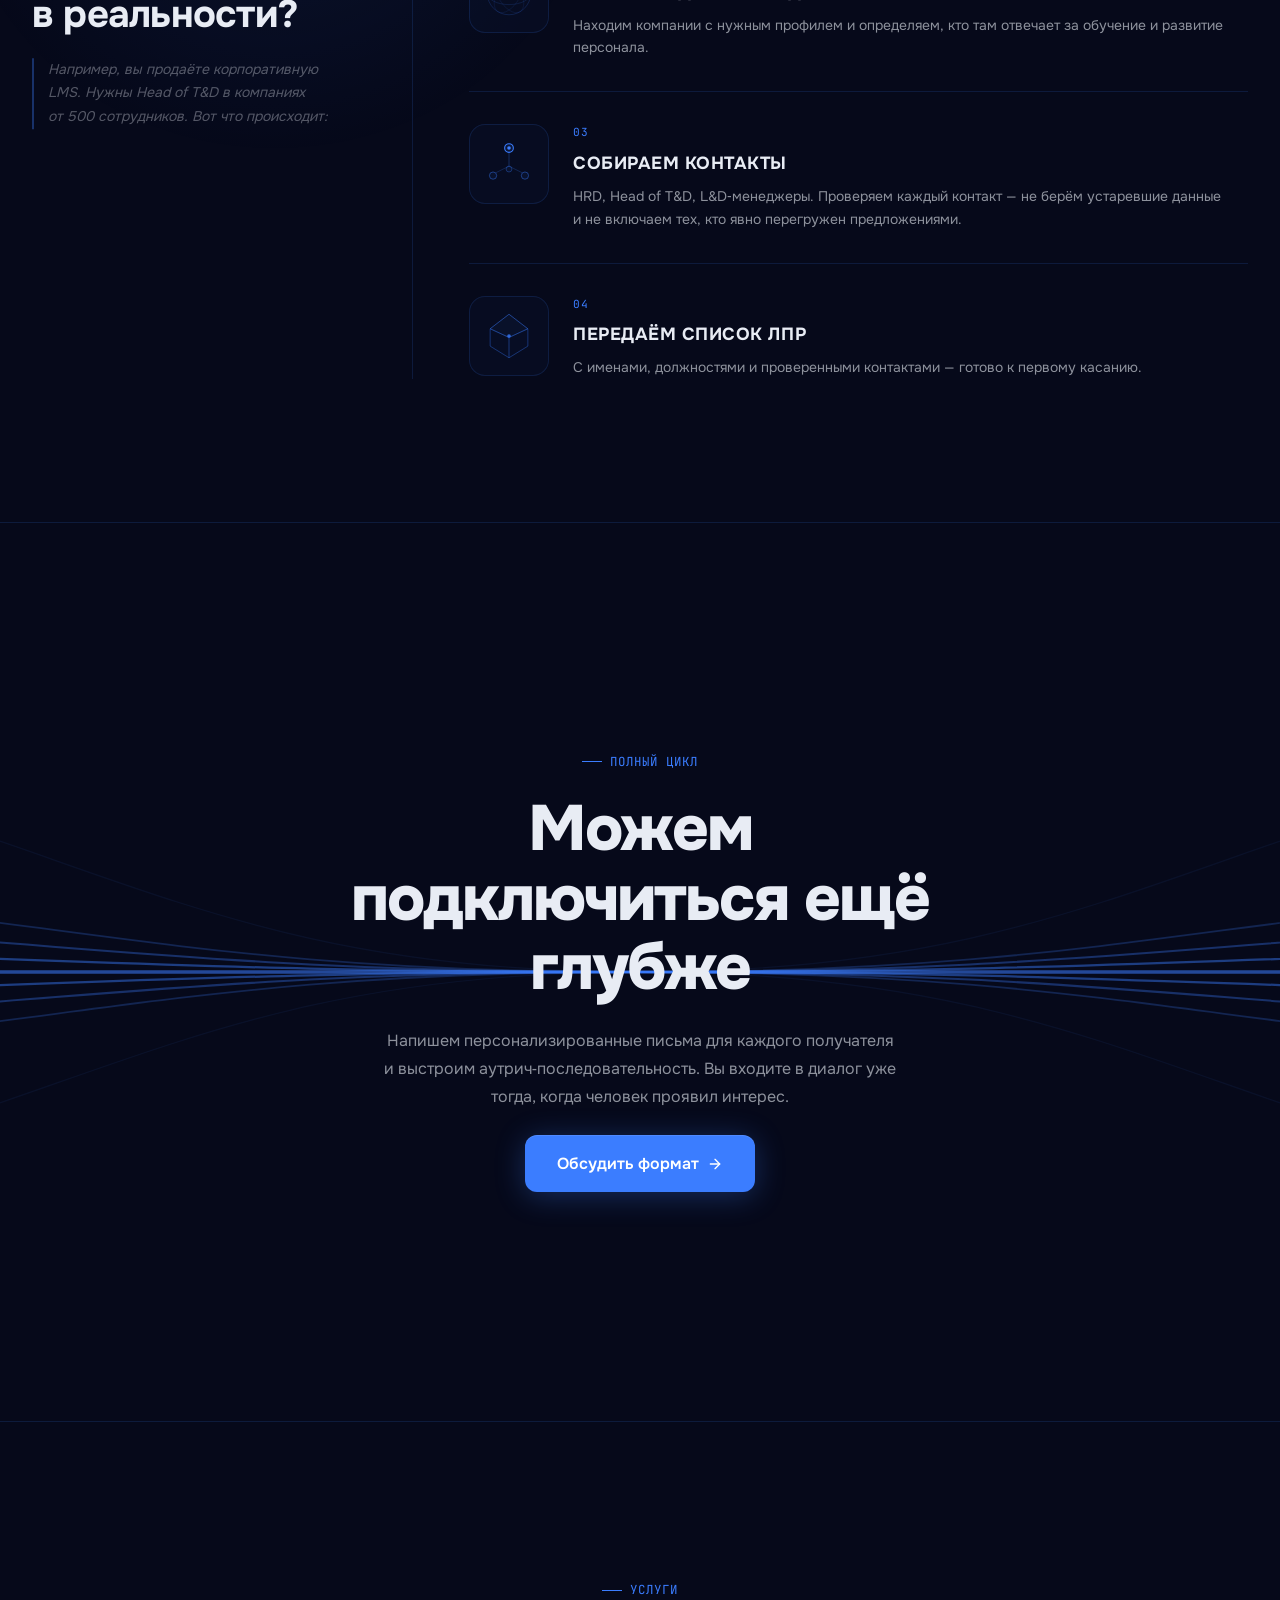
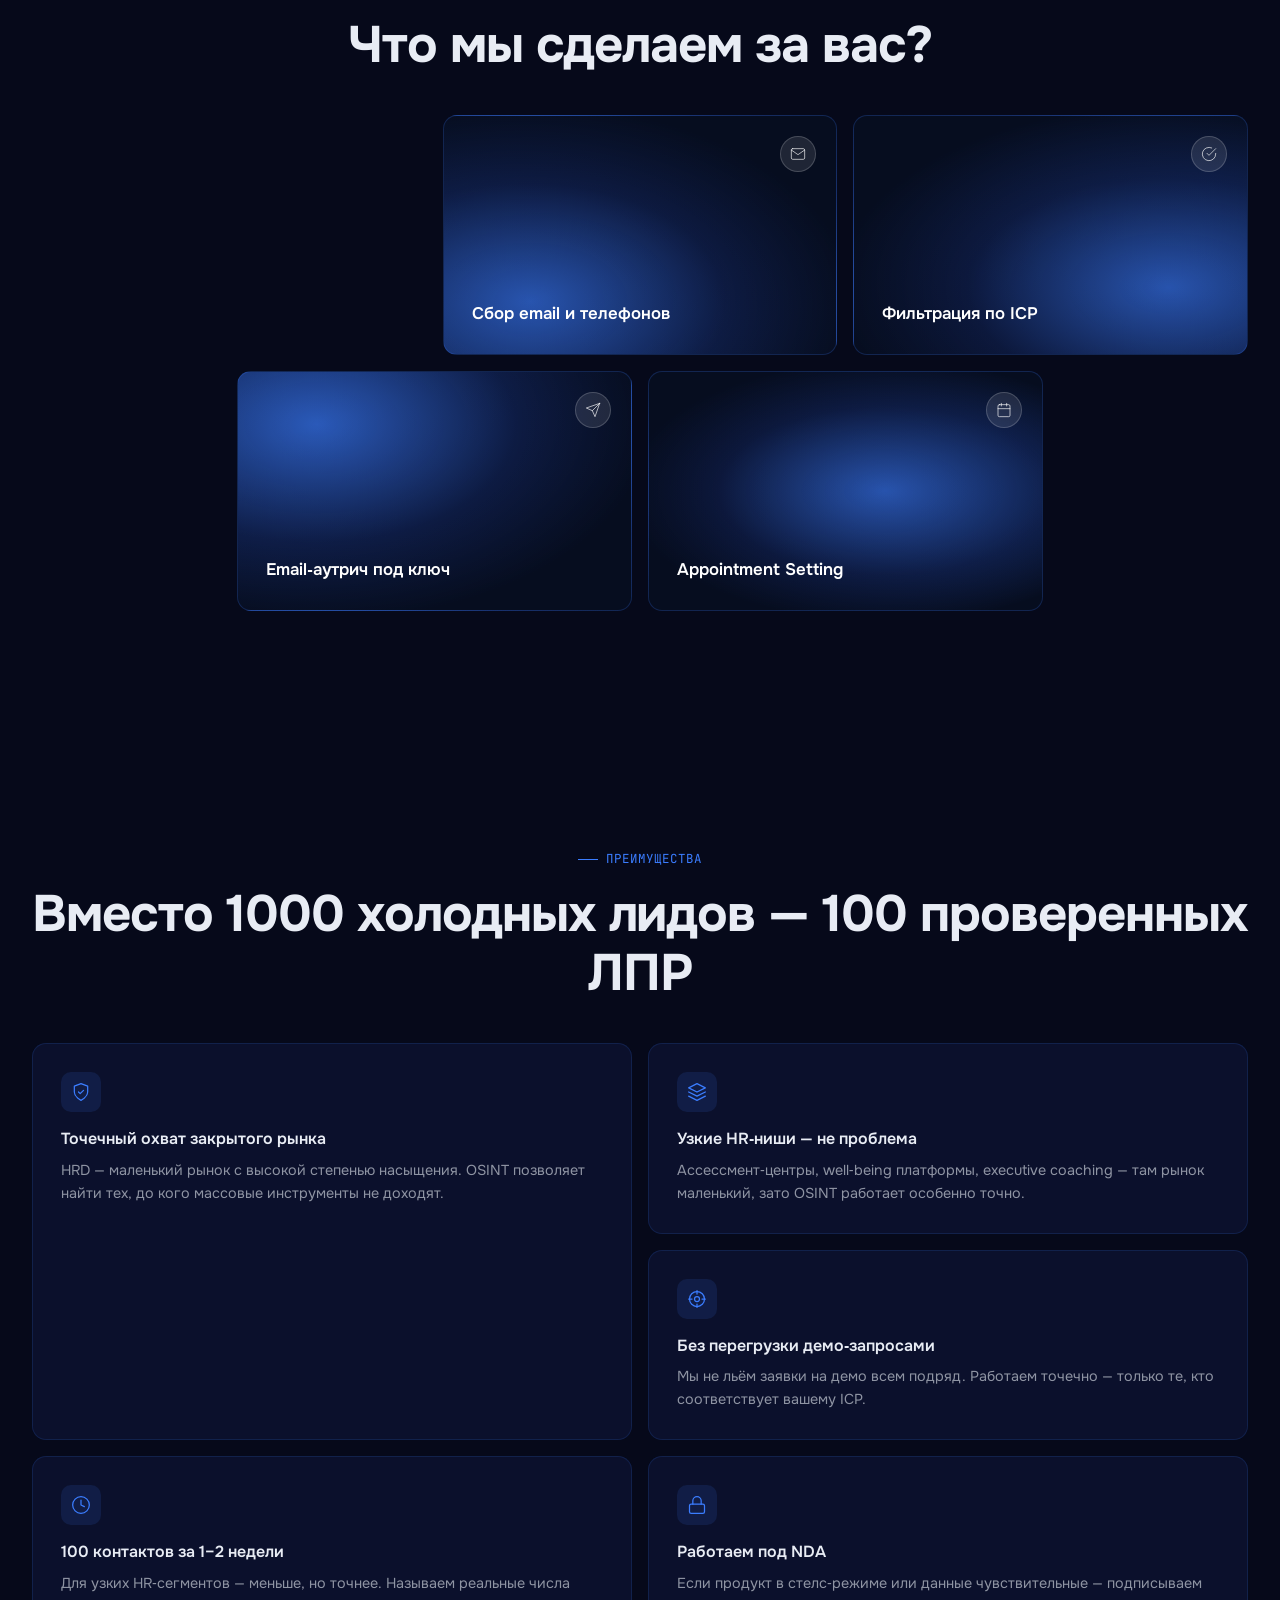
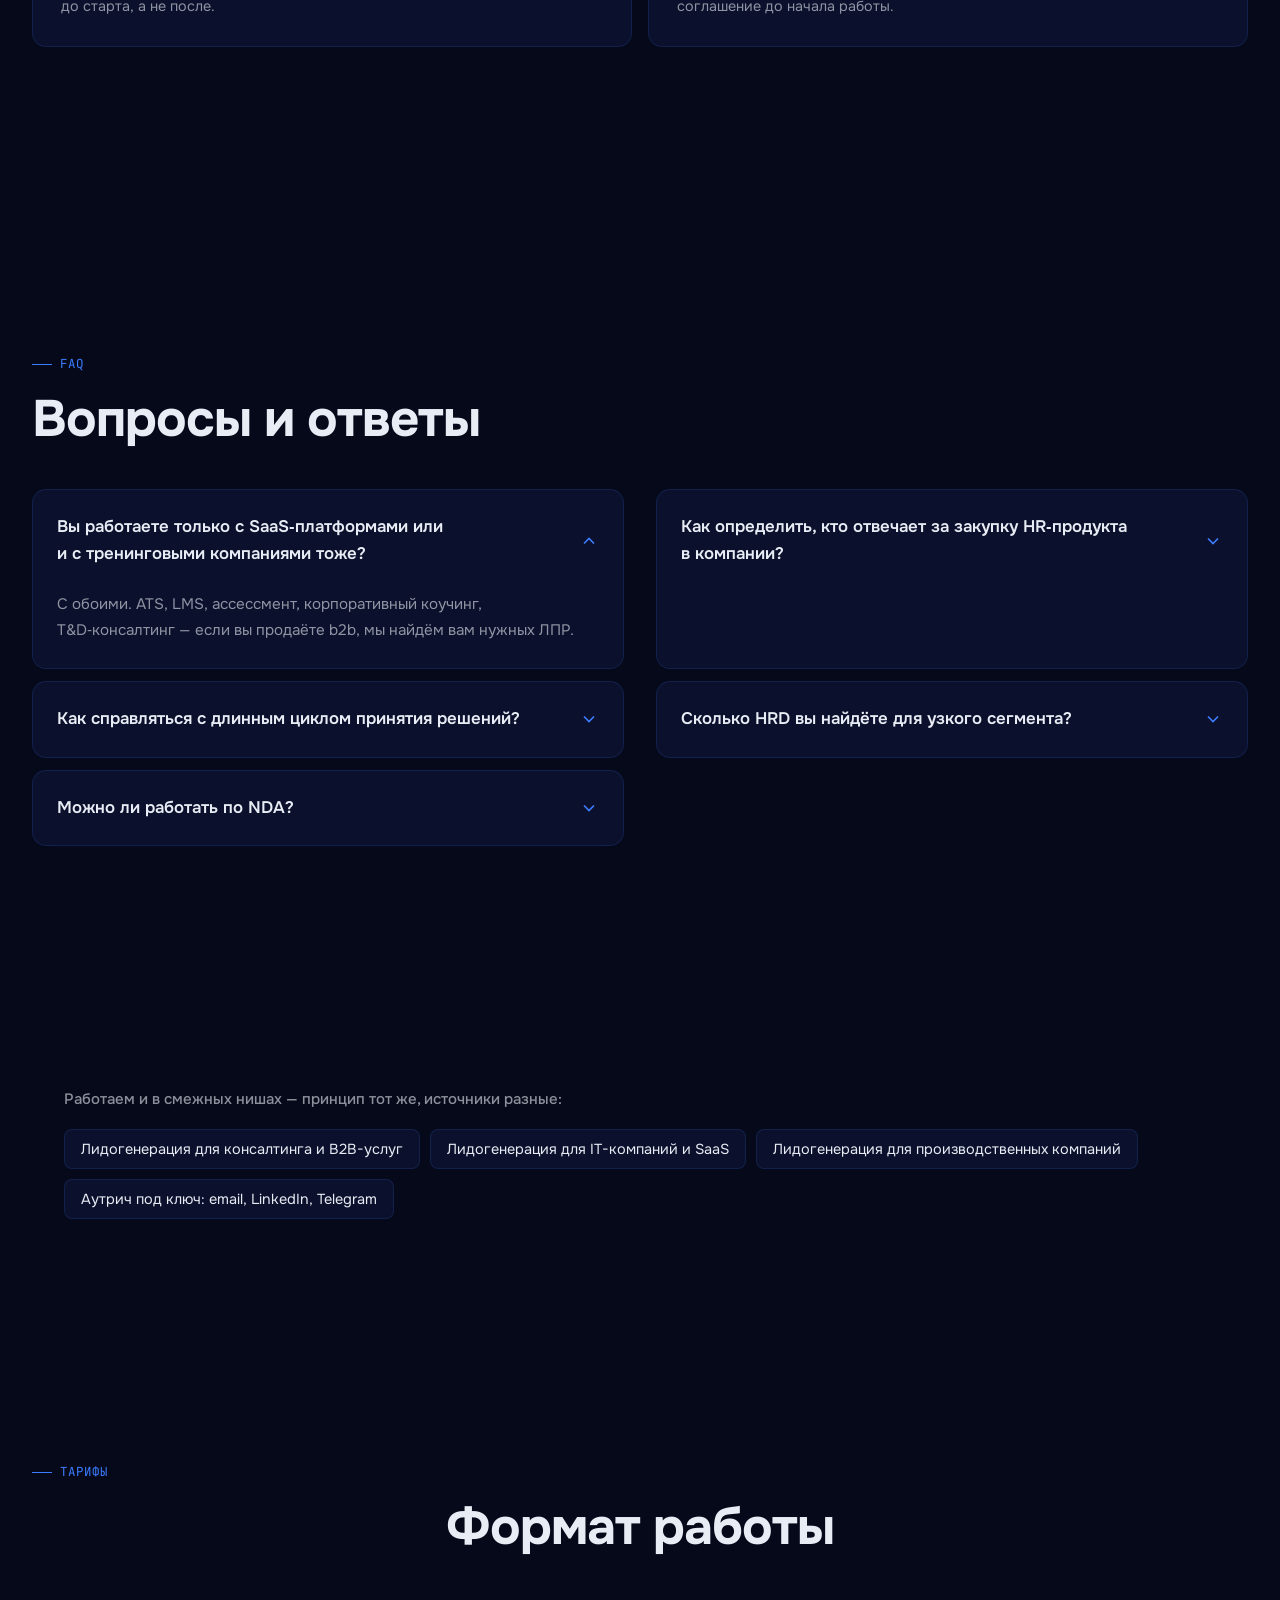
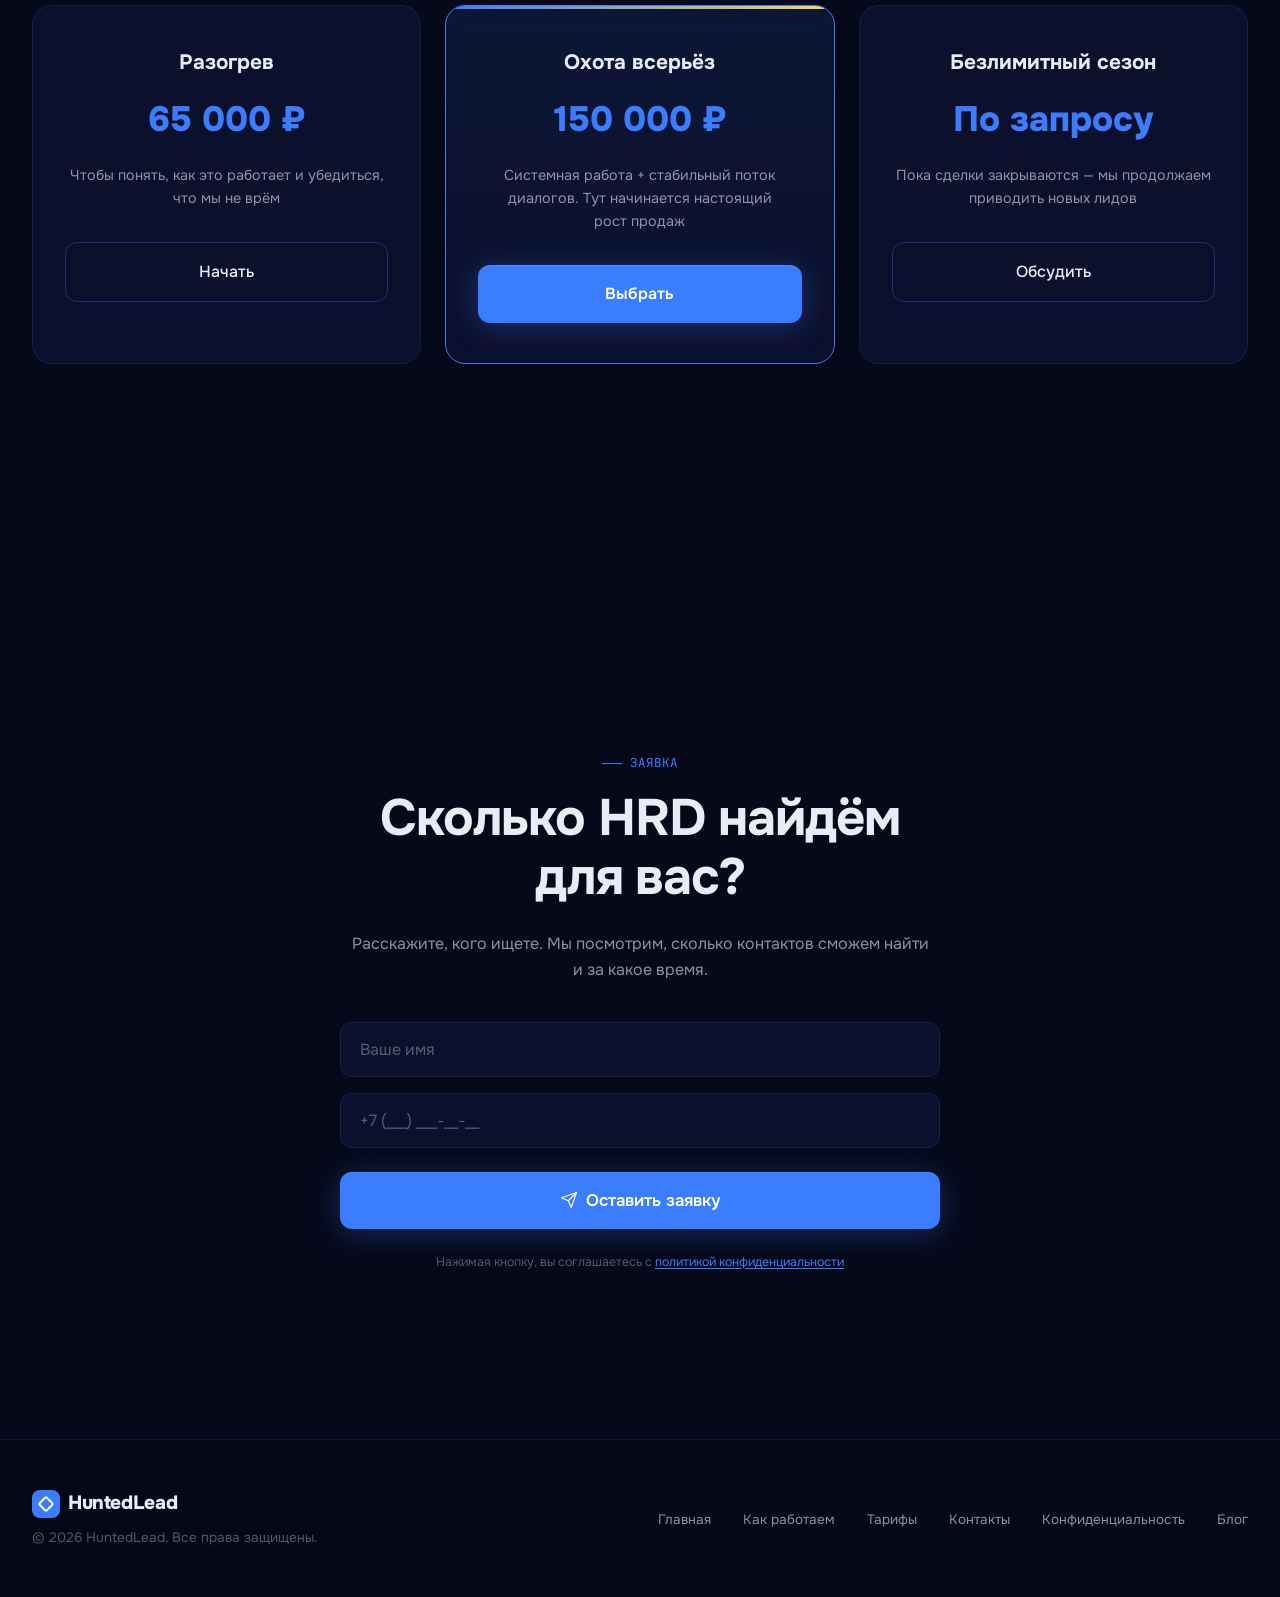
<file: industry-hrtech.html>
<!DOCTYPE html>
<html lang="ru">
<head>
<meta charset="UTF-8">
<meta name="viewport" content="width=device-width, initial-scale=1.0">
<title>Лидогенерация для HR-tech и корпоративного обучения | HuntedLead</title>
<link rel="preconnect" href="https://fonts.googleapis.com">
<link rel="preconnect" href="https://fonts.gstatic.com" crossorigin>
<link href="https://fonts.googleapis.com/css2?family=Onest:wght@300;400;500;600;700;800&family=JetBrains+Mono:wght@400;500&display=swap" rel="stylesheet">
<link rel="stylesheet" href="styles/main.css?v=20260624">
<script src="nav.js" defer></script>
<script src="form.js" defer></script>

<script type="application/ld+json">
{
  "@context": "https://schema.org",
  "@type": "FAQPage",
  "mainEntity": [
    {"@type":"Question","name":"Вы работаете только с SaaS-платформами или и с тренинговыми компаниями тоже?","acceptedAnswer":{"@type":"Answer","text":"С обоими. ATS, LMS, ассессмент, корпоративный коучинг, T&D-консалтинг — если вы продаёте b2b, мы найдём вам нужных ЛПР."}},
    {"@type":"Question","name":"Как определить, кто отвечает за закупку HR-продукта в компании?","acceptedAnswer":{"@type":"Answer","text":"Через OSINT анализируем профили сотрудников, их зоны ответственности и публичные высказывания. В одной компании это HRD, в другой — Head of People или L&D-менеджер. Мы разбираемся в этом до первого касания."}},
    {"@type":"Question","name":"Как справляться с длинным циклом принятия решений?","acceptedAnswer":{"@type":"Answer","text":"Выстраиваем правильные последовательности касаний — несколько точечных сообщений в нужный момент. Это лучше, чем одно холодное письмо и тишина."}},
    {"@type":"Question","name":"Сколько HRD вы найдёте для узкого сегмента?","acceptedAnswer":{"@type":"Answer","text":"Зависит от ниши. Для крупного корпоративного сегмента — сотни. Для well-being или executive coaching — десятки, но точных. Называем реальные цифры до старта."}},
    {"@type":"Question","name":"Можно ли работать по NDA?","acceptedAnswer":{"@type":"Answer","text":"Да, это стандартно. Подписываем до начала работы. Ни ваш продукт, ни детали проекта не раскрываем без вашего согласия."}}
  ]
}
</script>

<script type="application/ld+json">
{
  "@context": "https://schema.org",
  "@type": "BreadcrumbList",
  "itemListElement": [
    {"@type":"ListItem","position":1,"name":"Главная","item":"https://huntedlead.ru"},
    {"@type":"ListItem","position":2,"name":"Лидогенерация для HR-tech","item":"https://huntedlead.ru/industry-hrtech"}
  ]
}
</script>

<meta name="yandex-verification" content="6d3543e8a81e042b" />

<link rel="shortcut icon" href="/favicon.ico">
<link rel="icon" type="image/x-icon" href="/favicon.ico">
<link rel="icon" type="image/png" sizes="32x32" href="/favicon-32x32.png">
<link rel="icon" type="image/png" sizes="16x16" href="/favicon-16x16.png">
<link rel="icon" type="image/svg+xml" href="/favicon.svg">
<link rel="apple-touch-icon" sizes="180x180" href="/apple-touch-icon.png">

<meta name="description" content="Находим директоров по персоналу, руководителей T&D и L&D-менеджеров для HR-платформ, LMS и корпоративных тренингов. OSINT-разведка, верифицированные контакты, email-аутрич под ключ.">
<meta name="robots" content="index, follow">
<link rel="canonical" href="https://huntedlead.ru/industry-hrtech">

<meta property="og:type" content="website">
<meta property="og:url" content="https://huntedlead.ru/industry-hrtech">
<meta property="og:title" content="Лидогенерация для HR-tech и корпоративного обучения | HuntedLead">
<meta property="og:description" content="Находим HRD, Head of T&D и L&D-менеджеров для HR-платформ и корпоративных тренингов. Верифицированные контакты через OSINT.">
<meta property="og:site_name" content="HuntedLead">
<meta property="og:locale" content="ru_RU">
<meta property="og:image" content="https://huntedlead.ru/images/og/og-industry-hrtech.jpg">
<meta property="og:image:width" content="1200">
<meta property="og:image:height" content="630">
<meta property="og:image:type" content="image/jpeg">

<meta name="twitter:card" content="summary_large_image">
<meta name="twitter:title" content="Лидогенерация для HR-tech | HuntedLead">
<meta name="twitter:description" content="Находим HRD и T&D-руководителей для вашего HR-продукта. Верифицированные контакты через OSINT.">
<meta name="twitter:image" content="https://huntedlead.ru/images/og/og-industry-hrtech.jpg">

<script type="text/javascript">
   (function(m,e,t,r,i,k,a){m[i]=m[i]||function(){(m[i].a=m[i].a||[]).push(arguments)};
   m[i].l=1*new Date();
   for (var j = 0; j < document.scripts.length; j++) {if (document.scripts[j].src === r) { return; }}
   k=e.createElement(t),a=e.getElementsByTagName(t)[0],k.async=1,k.src=r,a.parentNode.insertBefore(k,a)})
   (window, document, "script", "https://mc.yandex.ru/metrika/tag.js", "ym");
   ym(108561966, "init", { clickmap:true, trackLinks:true, accurateTrackBounce:true, webvisor:true });
</script>
<script type="application/ld+json">
{
  "@context": "https://schema.org",
  "@graph": [
    {
      "@type": "ProfessionalService",
      "@id": "https://huntedlead.ru/#organization",
      "name": "HuntedLead",
      "url": "https://huntedlead.ru/",
      "description": "OSINT-лидогенерация для B2B: находим email, телефоны и LinkedIn руководителей целевых компаний.",
      "logo": {
        "@type": "ImageObject",
        "@id": "https://huntedlead.ru/#logo",
        "url": "https://huntedlead.ru/images/huntedlead-logo-512.png",
        "contentUrl": "https://huntedlead.ru/images/huntedlead-logo-512.png",
        "width": 512,
        "height": 512,
        "caption": "HuntedLead"
      },
      "image": {
        "@id": "https://huntedlead.ru/#logo"
      },
      "telephone": "+7 911 136-15-61",
      "email": "withmashed03@gmail.com",
      "areaServed": {
        "@type": "Country",
        "name": "Россия"
      },
      "availableLanguage": "Russian",
      "priceRange": "от 65 000 ₽",
      "sameAs": [
        "https://t.me/mmashed"
      ],
      "hasOfferCatalog": {
        "@type": "OfferCatalog",
        "name": "Тарифы",
        "itemListElement": [
          {
            "@type": "Offer",
            "name": "Разогрев",
            "price": "65000",
            "priceCurrency": "RUB",
            "description": "Проверка гипотезы: 50–100 верифицированных контактов ЛПРов"
          },
          {
            "@type": "Offer",
            "name": "Охота всерьёз",
            "price": "150000",
            "priceCurrency": "RUB",
            "description": "Системная работа: до 300 контактов + непрерывный поток диалогов"
          },
          {
            "@type": "Offer",
            "name": "Безлимитный сезон",
            "priceCurrency": "RUB",
            "description": "Выделенная команда под ваш поток: объём и условия обсуждаются под задачу",
            "availability": "https://schema.org/InStock"
          }
        ]
      }
    },
    {
      "@type": "WebSite",
      "@id": "https://huntedlead.ru/#website",
      "url": "https://huntedlead.ru/",
      "name": "HuntedLead",
      "description": "OSINT-лидогенерация и B2B-аутрич",
      "publisher": {
        "@id": "https://huntedlead.ru/#organization"
      },
      "inLanguage": "ru-RU"
    }
  ]
}
</script>

</head>
<body>

<noscript><div><img src="https://mc.yandex.ru/watch/108561966" style="position:absolute; left:-9999px;" alt=""/></div></noscript>

<canvas id="bg-canvas"></canvas>

<header class="site-header" id="siteHeader">
  <div class="header-inner">
    <a href="/" class="logo">
      <div class="logo-icon"></div>
      HuntedLead
    </a>
    <nav>
      <ul class="nav-links" id="navLinks">
        <li><a href="#how">Как работаем</a></li>
        <li><a href="#services">Услуги</a></li>
        <li><a href="/outreach">Аутрич</a></li>
        <li class="nav-dropdown">
          <button class="nav-dropdown-btn" aria-expanded="false" aria-haspopup="true">
            Ниши
            <svg width="11" height="11" viewBox="0 0 24 24" fill="none" stroke="currentColor" stroke-width="2.5" stroke-linecap="round" stroke-linejoin="round" aria-hidden="true"><polyline points="6 9 12 15 18 9"/></svg>
          </button>
          <ul class="nav-dropdown-menu" role="menu">
            <li role="none"><a href="/industry-it" role="menuitem">IT и SaaS</a></li>
            <li role="none"><a href="/industry-manufacturing" role="menuitem">Производствам</a></li>
            <li role="none"><a href="/industry-distributors" role="menuitem">Дистрибьюторам</a></li>
            <li role="none"><a href="/industry-consulting" role="menuitem">Консалтинг</a></li>
            <li role="none"><a href="/industry-hrtech" role="menuitem" aria-current="page">HR-tech</a></li>
            <li role="none"><a href="/industry-logistics" role="menuitem">Логистика и ВЭД</a></li>
          </ul>
        </li>
        <li><a href="#faq">Вопросы</a></li>
        <li><a href="#pricing">Тарифы</a></li>
        <li><a href="#contact" class="nav-cta">Оставить заявку</a></li>
      </ul>
    </nav>
    <button class="mobile-toggle" id="mobileToggle" aria-label="Меню">
      <span></span><span></span><span></span>
    </button>
  </div>
</header>

<div class="content-wrapper">

  <!-- HERO -->
  <section class="hero" id="hero">
    <div class="hero-badge">
      <span class="dot"></span>
      HR-TECH &amp; КОРПОРАТИВНОЕ ОБУЧЕНИЕ
    </div>
    <h1>Лидогенерация для&nbsp;HR&#8209;tech и&nbsp;корпоративного обучения: находим HRD, которым нужен <span class="highlight">ваш продукт</span></h1>
    <p class="hero-sub">HRD, Head of&nbsp;T&amp;D, L&amp;D&#8209;менеджер — люди, которые принимают решения об&nbsp;обучении и&nbsp;HR&#8209;инструментах. Их&nbsp;тысячи по&nbsp;всей стране — мы найдём тех, кто подходит именно вам.</p>
    <div class="hero-cta-group">
      <a href="#contact" class="btn-primary">
        <svg width="18" height="18" viewBox="0 0 24 24" fill="none" stroke="currentColor" stroke-width="1.5" stroke-linecap="round" stroke-linejoin="round"><path d="M12 2l3.09 6.26L22 9.27l-5 4.87 1.18 6.88L12 17.77l-6.18 3.25L7 14.14 2 9.27l6.91-1.01L12 2z"/></svg>
        Получить лидов
      </a>
      <a href="#how" class="btn-secondary">
        <svg width="18" height="18" viewBox="0 0 24 24" fill="none" stroke="currentColor" stroke-width="1.5" stroke-linecap="round" stroke-linejoin="round"><circle cx="12" cy="12" r="10"/><polygon points="10 8 16 12 10 16 10 8"/></svg>
        Как это работает
      </a>
    </div>
    <div class="scroll-indicator">
      <span>scroll</span>
      <div class="scroll-line"></div>
    </div>
  </section>

  <!-- PAIN -->
  <section class="pain-section" id="pain">
    <div class="pain-content">
      <div class="section-tag">Знакомо?</div>
      <h2 class="section-title">Продаёте HR&#8209;tech или корпоративное обучение, но...</h2>
    </div>
    <div class="pain-grid">
      <div class="pain-item" data-delay="0">
        <div class="pain-icon">
          <svg viewBox="0 0 24 24"><path d="M12 2L2 7l10 5 10-5-10-5zM2 17l10 5 10-5M2 12l10 5 10-5"/></svg>
        </div>
        <p><strong>HRD на&nbsp;всю Россию — несколько тысяч человек.</strong> Запускать на&nbsp;них рекламу нет смысла — стоимость будет запредельной.</p>
      </div>
      <div class="pain-item" data-delay="100">
        <div class="pain-icon">
          <svg viewBox="0 0 24 24"><circle cx="12" cy="12" r="10"/><polyline points="12 6 12 12 16 14"/></svg>
        </div>
        <p><strong>Цикл согласования — полгода и&nbsp;больше.</strong> Сначала HRD, потом CFO, потом CEO. И&nbsp;всё это перенесётся на&nbsp;следующий бюджетный год.</p>
      </div>
      <div class="pain-item" data-delay="200">
        <div class="pain-icon">
          <svg viewBox="0 0 24 24"><rect x="2" y="3" width="20" height="14" rx="2" ry="2"/><line x1="8" y1="21" x2="16" y2="21"/><line x1="12" y1="17" x2="12" y2="21"/></svg>
        </div>
        <p><strong>В&nbsp;SaaS&#8209;категории так много игроков,</strong> что вашу демо&#8209;заявку рассмотрят третьей в&nbsp;очереди, если вообще рассмотрят.</p>
      </div>
      <div class="pain-item" data-delay="300">
        <div class="pain-icon">
          <svg viewBox="0 0 24 24"><path d="M17 21v-2a4 4 0 00-4-4H5a4 4 0 00-4 4v2"/><circle cx="9" cy="7" r="4"/><path d="M23 21v-2a4 4 0 00-3-3.87"/><path d="M16 3.13a4 4 0 010 7.75"/></svg>
        </div>
        <p><strong>HR&#8209;комьюнити закрытые,</strong> туда не&nbsp;зайдёшь с&nbsp;баннером или рассылкой по&nbsp;базе.</p>
      </div>
      <div class="pain-item" data-delay="400">
        <div class="pain-icon">
          <svg viewBox="0 0 24 24"><path d="M21 15a2 2 0 01-2 2H7l-4 4V5a2 2 0 012-2h14a2 2 0 012 2z"/></svg>
        </div>
        <p><strong>BizDev тратит время на&nbsp;LinkedIn&#8209;запросы, которые игнорируют,</strong> вместо того чтобы вести переговоры.</p>
      </div>
    </div>
    <a href="#osint" class="scroll-arrow">
      <span>Читайте дальше</span>
      <svg viewBox="0 0 24 24"><polyline points="6 9 12 15 18 9"/></svg>
    </a>
  </section>

  <!-- OSINT FEATURES -->
  <section class="features-section" id="osint">
    <div class="features-inner">
      <div class="features-header">
        <div class="section-tag">Метод</div>
        <h2 class="section-title">OSINT&#8209;лидогенерация — решение для&nbsp;HR&#8209;tech</h2>
      </div>
      <div class="features-grid">
        <div class="features-list">

          <div class="feature-item active" data-delay="0">
            <div class="feature-item-top">
              <div class="feature-icon">
                <svg viewBox="0 0 24 24"><circle cx="11" cy="11" r="8"/><line x1="21" y1="21" x2="16.65" y2="16.65"/><line x1="11" y1="8" x2="11" y2="14"/><line x1="8" y1="11" x2="14" y2="11"/></svg>
              </div>
              <div class="feature-body">
                <h3>OSINT — разведка по&nbsp;открытым источникам</h3>
                <p>LinkedIn, профессиональные сети, сайты компаний, открытые HR&#8209;данные. HR&#8209;специалисты активно присутствуют в&nbsp;профессиональном интернете — мы умеем находить нужных людей там, куда рассылки не&nbsp;добираются.</p>
              </div>
            </div>
            <div class="feature-progress-wrap"><div class="feature-progress-bar"></div></div>
          </div>

          <div class="feature-item" data-delay="80">
            <div class="feature-item-top">
              <div class="feature-icon">
                <svg viewBox="0 0 24 24"><path d="M1 12s4-8 11-8 11 8 11 8-4 8-11 8-11-8-11-8z"/><circle cx="12" cy="12" r="3"/></svg>
              </div>
              <div class="feature-body">
                <h3>Профили HRD видны в&nbsp;открытых источниках</h3>
                <p>Зоны ответственности, публикации, участие в&nbsp;конференциях — всё это помогает найти нужного человека до&nbsp;первого касания. Мы знаем, кто из&nbsp;них принимает решения об&nbsp;HR&#8209;инструментах, а&nbsp;кто — только исполняет.</p>
              </div>
            </div>
            <div class="feature-progress-wrap"><div class="feature-progress-bar"></div></div>
          </div>

          <div class="feature-item" data-delay="160">
            <div class="feature-item-top">
              <div class="feature-icon">
                <svg viewBox="0 0 24 24"><path d="M22 11.08V12a10 10 0 11-5.93-9.14"/><polyline points="22 4 12 14.01 9 11.01"/></svg>
              </div>
              <div class="feature-body">
                <h3>Почему OSINT точнее массовых рассылок</h3>
                <p>Все HRD получают одинаковые рассылки — и&nbsp;перестают их&nbsp;читать. OSINT позволяет найти конкретного человека в&nbsp;компании нужного размера и&nbsp;написать ему персонально первым, до&nbsp;конкурентов.</p>
              </div>
            </div>
            <div class="feature-progress-wrap"><div class="feature-progress-bar"></div></div>
          </div>

        </div>
        <div class="features-visual">
          <div class="features-image-wrap">
            <img src="/images/osint-razvedka.webp" alt="OSINT разведка открытых источников для HR-tech" class="active" width="1000" height="1000" decoding="async" fetchpriority="high">
            <img src="/images/osint-proverka.webp" alt="Профили HRD в открытых источниках" width="1000" height="1000" decoding="async">
            <img src="/images/osint-cel.webp" alt="Точечный поиск HRD и T&D-менеджеров" width="1000" height="1000" decoding="async">
          </div>
        </div>
      </div>
    </div>
  </section>

  <!-- HOW IT WORKS -->
  <section class="how-section" id="how">
    <div class="how-split">
      <div class="how-left">
        <div class="section-tag">Процесс</div>
        <h2 class="section-title">Как это работает в&nbsp;реальности?</h2>
        <p class="how-example">Например, вы продаёте корпоративную LMS. Нужны Head of&nbsp;T&amp;D в&nbsp;компаниях от&nbsp;500&nbsp;сотрудников. Вот что происходит:</p>
      </div>
      <div class="how-right">
        <div class="how-step" data-delay="0">
          <div class="how-step-icon">
            <svg viewBox="0 0 80 80" fill="none" xmlns="http://www.w3.org/2000/svg">
              <circle cx="40" cy="40" r="30" stroke="rgba(59,125,255,0.2)" stroke-width="1"/>
              <circle cx="40" cy="40" r="20" stroke="rgba(59,125,255,0.35)" stroke-width="1"/>
              <circle cx="40" cy="40" r="9" stroke="#3b7dff" stroke-width="1.5"/>
              <line x1="40" y1="5" x2="40" y2="18" stroke="rgba(59,125,255,0.5)" stroke-width="1"/>
              <line x1="40" y1="62" x2="40" y2="75" stroke="rgba(59,125,255,0.5)" stroke-width="1"/>
              <line x1="5"  y1="40" x2="18" y2="40" stroke="rgba(59,125,255,0.5)" stroke-width="1"/>
              <line x1="62" y1="40" x2="75" y2="40" stroke="rgba(59,125,255,0.5)" stroke-width="1"/>
              <circle cx="40" cy="40" r="2.5" fill="#3b7dff"/>
            </svg>
          </div>
          <div class="how-step-body">
            <span class="how-step-num">01</span>
            <h3>Вы задаёте цель</h3>
            <p>Описываете платформу, целевые должности, размер компаний и&nbsp;отраслевые предпочтения.</p>
          </div>
        </div>
        <div class="how-step" data-delay="120">
          <div class="how-step-icon">
            <svg viewBox="0 0 80 80" fill="none" xmlns="http://www.w3.org/2000/svg">
              <ellipse cx="40" cy="40" rx="30" ry="16" stroke="rgba(59,125,255,0.2)" stroke-width="1"/>
              <ellipse cx="40" cy="40" rx="30" ry="16" stroke="rgba(59,125,255,0.12)" stroke-width="1" transform="rotate(60 40 40)"/>
              <ellipse cx="40" cy="40" rx="30" ry="16" stroke="rgba(59,125,255,0.12)" stroke-width="1" transform="rotate(120 40 40)"/>
              <circle cx="40" cy="40" r="30" stroke="rgba(59,125,255,0.25)" stroke-width="1"/>
              <circle cx="54" cy="27" r="3.5" fill="#3b7dff" opacity="0.9"/>
              <circle cx="54" cy="27" r="7"   stroke="#3b7dff" stroke-width="0.8" opacity="0.35"/>
            </svg>
          </div>
          <div class="how-step-body">
            <span class="how-step-num">02</span>
            <h3>Мы проводим разведку</h3>
            <p>Находим компании с&nbsp;нужным профилем и&nbsp;определяем, кто там отвечает за&nbsp;обучение и&nbsp;развитие персонала.</p>
          </div>
        </div>
        <div class="how-step" data-delay="240">
          <div class="how-step-icon">
            <svg viewBox="0 0 80 80" fill="none" xmlns="http://www.w3.org/2000/svg">
              <circle cx="40" cy="18" r="6"   stroke="#3b7dff" stroke-width="1.5" fill="rgba(59,125,255,0.1)"/>
              <circle cx="18" cy="56" r="5"   stroke="rgba(59,125,255,0.6)" stroke-width="1" fill="rgba(59,125,255,0.06)"/>
              <circle cx="62" cy="56" r="5"   stroke="rgba(59,125,255,0.6)" stroke-width="1" fill="rgba(59,125,255,0.06)"/>
              <circle cx="40" cy="47" r="4"   stroke="rgba(59,125,255,0.45)" stroke-width="1" fill="rgba(59,125,255,0.06)"/>
              <line x1="40" y1="24" x2="40" y2="43" stroke="rgba(59,125,255,0.4)" stroke-width="1"/>
              <line x1="40" y1="43" x2="22" y2="52" stroke="rgba(59,125,255,0.3)" stroke-width="1"/>
              <line x1="40" y1="43" x2="58" y2="52" stroke="rgba(59,125,255,0.3)" stroke-width="1"/>
              <circle cx="40" cy="18" r="2.5" fill="#3b7dff"/>
            </svg>
          </div>
          <div class="how-step-body">
            <span class="how-step-num">03</span>
            <h3>Собираем контакты</h3>
            <p>HRD, Head of&nbsp;T&amp;D, L&amp;D&#8209;менеджеры. Проверяем каждый контакт — не&nbsp;берём устаревшие данные и&nbsp;не&nbsp;включаем тех, кто явно перегружен предложениями.</p>
          </div>
        </div>
        <div class="how-step" data-delay="360">
          <div class="how-step-icon">
            <svg viewBox="0 0 80 80" fill="none" xmlns="http://www.w3.org/2000/svg">
              <polygon points="40,10 66,30 66,54 40,70 14,54 14,30" stroke="rgba(59,125,255,0.25)" stroke-width="1"/>
              <polygon points="40,10 66,30 40,42 14,30" stroke="rgba(59,125,255,0.5)" stroke-width="1" fill="rgba(59,125,255,0.04)"/>
              <polygon points="40,42 66,30 66,54 40,70" stroke="rgba(59,125,255,0.3)" stroke-width="1" fill="rgba(59,125,255,0.02)"/>
              <polygon points="40,42 14,30 14,54 40,70" stroke="rgba(59,125,255,0.3)" stroke-width="1" fill="rgba(59,125,255,0.02)"/>
              <circle cx="40" cy="40" r="2.5" fill="#3b7dff" opacity="0.8"/>
            </svg>
          </div>
          <div class="how-step-body">
            <span class="how-step-num">04</span>
            <h3>Передаём список ЛПР</h3>
            <p>С именами, должностями и&nbsp;проверенными контактами — готово к&nbsp;первому касанию.</p>
          </div>
        </div>
      </div>
    </div>
  </section>

  <!-- DEEPER -->
  <section class="deeper-section">
    <div class="deeper-wave" aria-hidden="true">
      <svg class="deeper-wave-svg" viewBox="0 0 1400 400" preserveAspectRatio="xMidYMid slice" fill="none" xmlns="http://www.w3.org/2000/svg">
        <path d="M0,200 C430,200 430,200 700,200 C970,200 970,200 1400,200" stroke="rgba(59,125,255,0.55)" stroke-width="1.5"/>
        <path d="M0,188 C430,188 430,200 700,200 C970,200 970,188 1400,188" stroke="rgba(59,125,255,0.45)" stroke-width="1"/>
        <path d="M0,212 C430,212 430,200 700,200 C970,200 970,212 1400,212" stroke="rgba(59,125,255,0.45)" stroke-width="1"/>
        <path d="M0,173 C430,173 430,200 700,200 C970,200 970,173 1400,173" stroke="rgba(59,125,255,0.34)" stroke-width="0.9"/>
        <path d="M0,227 C430,227 430,200 700,200 C970,200 970,227 1400,227" stroke="rgba(59,125,255,0.34)" stroke-width="0.9"/>
        <path d="M0,155 C430,155 430,200 700,200 C970,200 970,155 1400,155" stroke="rgba(59,125,255,0.24)" stroke-width="0.8"/>
        <path d="M0,245 C430,245 430,200 700,200 C970,200 970,245 1400,245" stroke="rgba(59,125,255,0.24)" stroke-width="0.8"/>
        <path d="M0,80  C430,80  430,200 700,200 C970,200 970,80  1400,80"  stroke="rgba(59,125,255,0.07)" stroke-width="0.5"/>
        <path d="M0,320 C430,320 430,200 700,200 C970,200 970,320 1400,320" stroke="rgba(59,125,255,0.07)" stroke-width="0.5"/>
      </svg>
    </div>
    <div class="deeper-inner">
      <div class="section-tag">Полный цикл</div>
      <h2 class="deeper-title">Можем подключиться ещё глубже</h2>
      <p class="deeper-sub">Напишем персонализированные письма для каждого получателя и&nbsp;выстроим аутрич&#8209;последовательность. Вы входите в&nbsp;диалог уже тогда, когда человек проявил интерес.</p>
      <a href="#contact" class="btn-primary">
        Обсудить формат
        <svg width="16" height="16" viewBox="0 0 24 24" fill="none" stroke="currentColor" stroke-width="2" stroke-linecap="round" stroke-linejoin="round"><path d="M5 12h14"/><path d="m12 5 7 7-7 7"/></svg>
      </a>
    </div>
  </section>

  <!-- SERVICES -->
  <section class="services-section" id="services">
    <div class="services-inner">
      <div class="services-header">
        <div class="section-tag">Услуги</div>
        <h2 class="section-title">Что мы сделаем за&nbsp;вас?</h2>
      </div>
      <div class="services-grid">

        <div class="service-card" data-delay="0">
          <div class="service-card-inner">
            <div class="service-card-front">
              <div class="service-flip-icon">
                <svg viewBox="0 0 24 24"><path d="M20 21v-2a4 4 0 00-4-4H8a4 4 0 00-4 4v2"/><circle cx="12" cy="7" r="4"/></svg>
              </div>
              <h3>Поиск HR&#8209;директоров и&nbsp;T&amp;D&#8209;менеджеров</h3>
            </div>
            <div class="service-card-back">
              <p>HRD, Head of&nbsp;T&amp;D, Head of&nbsp;Recruiting, L&amp;D&#8209;менеджеры через OSINT — только те, кто реально влияет на&nbsp;выбор HR&#8209;платформ и&nbsp;обучающих продуктов.</p>
            </div>
          </div>
        </div>

        <div class="service-card" data-delay="100">
          <div class="service-card-inner">
            <div class="service-card-front">
              <div class="service-flip-icon">
                <svg viewBox="0 0 24 24"><path d="M4 4h16c1.1 0 2 .9 2 2v12c0 1.1-.9 2-2 2H4c-1.1 0-2-.9-2-2V6c0-1.1.9-2 2-2z"/><polyline points="22,6 12,13 2,6"/></svg>
              </div>
              <h3>Сбор email и&nbsp;телефонов</h3>
            </div>
            <div class="service-card-back">
              <p>Верифицированные контакты без&nbsp;купленных баз. Если контакт вызывает сомнения, не&nbsp;включаем в&nbsp;список.</p>
            </div>
          </div>
        </div>

        <div class="service-card" data-delay="200">
          <div class="service-card-inner">
            <div class="service-card-front">
              <div class="service-flip-icon">
                <svg viewBox="0 0 24 24"><path d="M22 11.08V12a10 10 0 11-5.93-9.14"/><polyline points="22 4 12 14.01 9 11.01"/></svg>
              </div>
              <h3>Фильтрация по&nbsp;ICP</h3>
            </div>
            <div class="service-card-back">
              <p>Только компании подходящего размера, отрасли и&nbsp;стадии зрелости HR&#8209;функции — без тех, кто не&nbsp;потянет ваш продукт.</p>
            </div>
          </div>
        </div>

        <div class="service-card" data-delay="300">
          <div class="service-card-inner">
            <div class="service-card-front">
              <div class="service-flip-icon">
                <svg viewBox="0 0 24 24"><line x1="22" y1="2" x2="11" y2="13"/><polygon points="22 2 15 22 11 13 2 9 22 2"/></svg>
              </div>
              <h3>Email&#8209;аутрич под&nbsp;ключ</h3>
            </div>
            <div class="service-card-back">
              <p>Персонализированные письма с&nbsp;учётом роли и&nbsp;контекста каждого получателя — не&nbsp;шаблонная рассылка.</p>
            </div>
          </div>
        </div>

        <div class="service-card" data-delay="400">
          <div class="service-card-inner">
            <div class="service-card-front">
              <div class="service-flip-icon">
                <svg viewBox="0 0 24 24"><rect x="3" y="4" width="18" height="18" rx="2" ry="2"/><line x1="16" y1="2" x2="16" y2="6"/><line x1="8" y1="2" x2="8" y2="6"/><line x1="3" y1="10" x2="21" y2="10"/></svg>
              </div>
              <h3>Appointment Setting</h3>
            </div>
            <div class="service-card-back">
              <p>Сами выходим на&nbsp;связь и&nbsp;договариваемся о&nbsp;встрече или демо. Вы получаете готовый слот в&nbsp;календаре.</p>
            </div>
          </div>
        </div>

      </div>
    </div>
  </section>

  <!-- WHY US -->
  <section class="why-section" id="why">
    <div class="why-inner">
      <div class="why-header">
        <div class="section-tag">Преимущества</div>
        <h2 class="section-title">Вместо 1000 холодных лидов — 100 проверенных ЛПР</h2>
      </div>
      <div class="why-grid">
        <div class="why-card why-card-1" data-delay="0">
          <div class="why-card-icon">
            <svg viewBox="0 0 24 24"><path d="M12 22s8-4 8-10V5l-8-3-8 3v7c0 6 8 10 8 10z"/><polyline points="9 12 11 14 15 10"/></svg>
          </div>
          <div class="why-card-body">
            <h3>Точечный охват закрытого рынка</h3>
            <p>HRD — маленький рынок с&nbsp;высокой степенью насыщения. OSINT позволяет найти тех, до&nbsp;кого массовые инструменты не&nbsp;доходят.</p>
          </div>
        </div>
        <div class="why-card why-card-2" data-delay="100">
          <div class="why-card-icon">
            <svg viewBox="0 0 24 24"><polygon points="12 2 2 7 12 12 22 7 12 2"/><polyline points="2 17 12 22 22 17"/><polyline points="2 12 12 17 22 12"/></svg>
          </div>
          <div class="why-card-body">
            <h3>Узкие HR&#8209;ниши — не&nbsp;проблема</h3>
            <p>Ассессмент&#8209;центры, well&#8209;being платформы, executive coaching — там рынок маленький, зато OSINT работает особенно точно.</p>
          </div>
        </div>
        <div class="why-card why-card-3" data-delay="200">
          <div class="why-card-icon">
            <svg viewBox="0 0 24 24"><circle cx="12" cy="12" r="9"/><circle cx="12" cy="12" r="3"/><line x1="12" y1="2" x2="12" y2="6"/><line x1="12" y1="18" x2="12" y2="22"/><line x1="2" y1="12" x2="6" y2="12"/><line x1="18" y1="12" x2="22" y2="12"/></svg>
          </div>
          <div class="why-card-body">
            <h3>Без перегрузки демо&#8209;запросами</h3>
            <p>Мы не&nbsp;льём заявки на&nbsp;демо всем подряд. Работаем точечно — только те, кто соответствует вашему ICP.</p>
          </div>
        </div>
        <div class="why-card why-card-4" data-delay="300">
          <div class="why-card-icon">
            <svg viewBox="0 0 24 24"><circle cx="12" cy="12" r="10"/><polyline points="12 6 12 12 16 14"/></svg>
          </div>
          <div class="why-card-body">
            <h3>100 контактов за&nbsp;1–2 недели</h3>
            <p>Для узких HR&#8209;сегментов — меньше, но&nbsp;точнее. Называем реальные числа до&nbsp;старта, а&nbsp;не&nbsp;после.</p>
          </div>
        </div>
        <div class="why-card why-card-5" data-delay="400">
          <div class="why-card-icon">
            <svg viewBox="0 0 24 24"><rect x="3" y="11" width="18" height="11" rx="2" ry="2"/><path d="M7 11V7a5 5 0 0110 0v4"/></svg>
          </div>
          <div class="why-card-body">
            <h3>Работаем под&nbsp;NDA</h3>
            <p>Если продукт в&nbsp;стелс&#8209;режиме или данные чувствительные — подписываем соглашение до&nbsp;начала работы.</p>
          </div>
        </div>
      </div>
    </div>
  </section>

  <!-- FAQ -->
  <section class="faq-section" id="faq">
    <div class="faq-content">
      <div class="section-tag">FAQ</div>
      <h2 class="section-title">Вопросы и&nbsp;ответы</h2>
      <div class="faq-list">
        <div class="faq-item open">
          <div class="faq-q" onclick="toggleFaq(this)">
            <span>Вы работаете только с&nbsp;SaaS&#8209;платформами или и&nbsp;с&nbsp;тренинговыми компаниями тоже?</span>
            <svg viewBox="0 0 24 24"><polyline points="6 9 12 15 18 9"/></svg>
          </div>
          <div class="faq-a"><div class="faq-a-inner">С&nbsp;обоими. ATS, LMS, ассессмент, корпоративный коучинг, T&amp;D&#8209;консалтинг — если вы продаёте b2b, мы найдём вам нужных ЛПР.</div></div>
        </div>
        <div class="faq-item">
          <div class="faq-q" onclick="toggleFaq(this)">
            <span>Как определить, кто отвечает за&nbsp;закупку HR&#8209;продукта в&nbsp;компании?</span>
            <svg viewBox="0 0 24 24"><polyline points="6 9 12 15 18 9"/></svg>
          </div>
          <div class="faq-a"><div class="faq-a-inner">Через OSINT анализируем профили сотрудников, их&nbsp;зоны ответственности и&nbsp;публичные высказывания. В&nbsp;одной компании это HRD, в&nbsp;другой — Head of&nbsp;People или L&amp;D&#8209;менеджер. Мы разбираемся в&nbsp;этом до&nbsp;первого касания.</div></div>
        </div>
        <div class="faq-item">
          <div class="faq-q" onclick="toggleFaq(this)">
            <span>Как справляться с&nbsp;длинным циклом принятия решений?</span>
            <svg viewBox="0 0 24 24"><polyline points="6 9 12 15 18 9"/></svg>
          </div>
          <div class="faq-a"><div class="faq-a-inner">Выстраиваем правильные последовательности касаний — несколько точечных сообщений в&nbsp;нужный момент. Это лучше, чем одно холодное письмо и&nbsp;тишина после него.</div></div>
        </div>
        <div class="faq-item">
          <div class="faq-q" onclick="toggleFaq(this)">
            <span>Сколько HRD вы найдёте для&nbsp;узкого сегмента?</span>
            <svg viewBox="0 0 24 24"><polyline points="6 9 12 15 18 9"/></svg>
          </div>
          <div class="faq-a"><div class="faq-a-inner">Зависит от&nbsp;ниши. Для крупного корпоративного сегмента — сотни. Для well&#8209;being или executive coaching — десятки, но&nbsp;точных. Называем реальные цифры до&nbsp;старта.</div></div>
        </div>
        <div class="faq-item">
          <div class="faq-q" onclick="toggleFaq(this)">
            <span>Можно ли работать по&nbsp;NDA?</span>
            <svg viewBox="0 0 24 24"><polyline points="6 9 12 15 18 9"/></svg>
          </div>
          <div class="faq-a"><div class="faq-a-inner">Да, это стандартно. Подписываем до&nbsp;начала работы. Ни&nbsp;ваш продукт, ни&nbsp;детали проекта не&nbsp;раскрываем без вашего согласия.</div></div>
        </div>
      </div>
    </div>
  </section>

  <!-- RELATED NICHES -->
  <section class="related-niches">
    <div class="related-niches-inner">
      <p class="related-niches-title">Работаем и в смежных нишах — принцип тот же, источники разные:</p>
      <ul class="related-niches-list">
        <li><a href="/industry-consulting">Лидогенерация для консалтинга и B2B-услуг</a></li>
        <li><a href="/industry-it">Лидогенерация для IT-компаний и SaaS</a></li>
        <li><a href="/industry-manufacturing">Лидогенерация для производственных компаний</a></li>
        <li><a href="/outreach">Аутрич под ключ: email, LinkedIn, Telegram</a></li>
      </ul>
    </div>
  </section>

  <!-- PRICING -->
  <section class="pricing-section" id="pricing">
    <div class="pricing-content">
      <div class="section-tag">Тарифы</div>
      <h2 class="section-title">Формат работы</h2>
      <div class="pricing-grid">
        <div class="price-card" data-delay="0">
          <div class="price-label">Разогрев</div>
          <div class="price-amount">65 000 ₽</div>
          <p class="price-desc">Чтобы понять, как это работает и&nbsp;убедиться, что мы не&nbsp;врём</p>
          <a href="#contact" class="btn-secondary">Начать</a>
        </div>
        <div class="price-card featured" data-delay="150">
          <div class="price-label">Охота всерьёз</div>
          <div class="price-amount">150 000 ₽</div>
          <p class="price-desc">Системная работа + стабильный поток диалогов. Тут начинается настоящий рост&nbsp;продаж</p>
          <a href="#contact" class="btn-primary">Выбрать</a>
        </div>
        <div class="price-card" data-delay="300">
          <div class="price-label">Безлимитный сезон</div>
          <div class="price-amount">По запросу</div>
          <p class="price-desc">Пока сделки закрываются — мы продолжаем приводить новых лидов</p>
          <a href="#contact" class="btn-secondary">Обсудить</a>
        </div>
      </div>
    </div>
  </section>

  <!-- CTA FORM -->
  <section class="cta-section" id="contact">
    <div class="cta-content">
      <div class="section-tag">Заявка</div>
      <h2 class="section-title">Сколько HRD найдём для&nbsp;вас?</h2>
      <p class="cta-subtitle">Расскажите, кого ищете. Мы посмотрим, сколько контактов сможем найти и&nbsp;за&nbsp;какое время.</p>
      <div id="formContainer">
        <div class="cta-form" id="leadForm">
          <div class="form-group">
            <input type="text" id="userName" placeholder="Ваше имя" required autocomplete="name">
          </div>
          <div class="form-group">
            <input type="tel" id="userPhone" placeholder="+7 (___) ___-__-__" required autocomplete="tel">
          </div>
          <div class="form-submit">
            <button class="btn-primary" onclick="submitForm()" id="submitBtn">
              <svg width="18" height="18" viewBox="0 0 24 24" fill="none" stroke="currentColor" stroke-width="1.5" stroke-linecap="round" stroke-linejoin="round"><line x1="22" y1="2" x2="11" y2="13"/><polygon points="22 2 15 22 11 13 2 9 22 2"/></svg>
              Оставить заявку
            </button>
          </div>
          <div class="form-error" id="formError">Не удалось отправить заявку. Попробуйте ещё раз или свяжитесь с нами напрямую.</div>
          <p class="form-note">Нажимая кнопку, вы соглашаетесь с&nbsp;<a href="#" onclick="openPrivacy(event)">политикой конфиденциальности</a></p>
        </div>
        <div class="form-success" id="formSuccess">
          <svg viewBox="0 0 24 24"><path d="M22 11.08V12a10 10 0 11-5.93-9.14"/><polyline points="22 4 12 14.01 9 11.01"/></svg>
          <h3>Заявка отправлена!</h3>
          <p>Мы свяжемся с вами в ближайшее время</p>
        </div>
      </div>
    </div>
  </section>

</div>

<footer class="site-footer">
  <div class="footer-inner">
    <div class="footer-left">
      <a href="/" class="logo">
        <div class="logo-icon"></div>
        HuntedLead
      </a>
      <p class="footer-copy">&copy; 2026 HuntedLead. Все права защищены.</p>
    </div>
    <ul class="footer-links">
      <li><a href="/">Главная</a></li>
      <li><a href="#how">Как работаем</a></li>
      <li><a href="#pricing">Тарифы</a></li>
      <li><a href="/#contacts-info">Контакты</a></li>
      <li><a href="#" onclick="openPrivacy(event)">Конфиденциальность</a></li>
      <li><a href="/blog">Блог</a></li>
    </ul>
  </div>
</footer>

<div class="modal-overlay" id="privacyModal">
  <div class="modal-box">
    <h2>Политика конфиденциальности</h2>
    <p>Настоящая политика конфиденциальности определяет порядок обработки и защиты персональных данных пользователей сайта HuntedLead.</p>
    <h3>1. Сбор данных</h3>
    <p>Мы собираем только те данные, которые вы предоставляете добровольно через форму заявки на сайте: имя и номер телефона.</p>
    <h3>2. Цели обработки</h3>
    <p>Персональные данные используются исключительно для связи с вами по вашему запросу и предоставления информации о наших услугах.</p>
    <h3>3. Хранение и защита</h3>
    <p>Мы принимаем необходимые организационные и технические меры для защиты ваших персональных данных от несанкционированного доступа, изменения, раскрытия или уничтожения.</p>
    <h3>4. Передача третьим лицам</h3>
    <p>Мы не передаём, не продаём и не раскрываем ваши персональные данные третьим лицам без вашего согласия, за исключением случаев, предусмотренных законодательством.</p>
    <h3>5. Срок хранения</h3>
    <p>Персональные данные хранятся в течение срока, необходимого для достижения целей обработки, после чего удаляются.</p>
    <h3>6. Ваши права</h3>
    <p>Вы вправе запросить информацию о своих персональных данных, потребовать их изменения или удаления, направив соответствующий запрос на наш контактный email.</p>
    <h3>7. Файлы cookie</h3>
    <p>Сайт может использовать файлы cookie для улучшения пользовательского опыта. Вы можете отключить cookie в настройках браузера.</p>
    <button class="modal-close" onclick="closePrivacy()">Закрыть</button>
  </div>
</div>

<script>
(function() {
  const canvas = document.getElementById('bg-canvas');
  const ctx = canvas.getContext('2d');
  let w, h, particles = [], mouse = { x: -1000, y: -1000 };
  const PARTICLE_COUNT = 120, CONNECT_DIST = 140;
  function resize() { w = canvas.width = window.innerWidth; h = canvas.height = window.innerHeight; }
  function createParticles() {
    particles = [];
    for (let i = 0; i < PARTICLE_COUNT; i++) particles.push({ x: Math.random()*w, y: Math.random()*h, z: Math.random()*0.5+0.5, vx: (Math.random()-0.5)*0.4, vy: (Math.random()-0.5)*0.4, size: Math.random()*2+1 });
  }
  function draw() {
    ctx.clearRect(0,0,w,h);
    ctx.strokeStyle='rgba(59,125,255,0.04)'; ctx.lineWidth=1;
    const gs=60;
    for(let x=0;x<w;x+=gs){ctx.beginPath();ctx.moveTo(x,0);ctx.lineTo(x,h);ctx.stroke();}
    for(let y=0;y<h;y+=gs){ctx.beginPath();ctx.moveTo(0,y);ctx.lineTo(w,y);ctx.stroke();}
    for(let i=0;i<particles.length;i++){
      const p=particles[i]; p.x+=p.vx; p.y+=p.vy;
      if(p.x<0)p.x=w; if(p.x>w)p.x=0; if(p.y<0)p.y=h; if(p.y>h)p.y=0;
      const dx=p.x-mouse.x,dy=p.y-mouse.y,dist=Math.sqrt(dx*dx+dy*dy);
      if(dist<150){p.x+=dx*0.01;p.y+=dy*0.01;}
      ctx.beginPath();ctx.arc(p.x,p.y,p.size*p.z,0,Math.PI*2);ctx.fillStyle=`rgba(59,125,255,${0.15+p.z*0.4})`;ctx.fill();
      for(let j=i+1;j<particles.length;j++){
        const p2=particles[j],ddx=p.x-p2.x,ddy=p.y-p2.y,d=Math.sqrt(ddx*ddx+ddy*ddy);
        if(d<CONNECT_DIST){ctx.beginPath();ctx.moveTo(p.x,p.y);ctx.lineTo(p2.x,p2.y);ctx.strokeStyle=`rgba(59,125,255,${(1-d/CONNECT_DIST)*0.1})`;ctx.lineWidth=0.5;ctx.stroke();}
      }
    }
    requestAnimationFrame(draw);
  }
  window.addEventListener('resize',()=>{resize();createParticles();});
  document.addEventListener('mousemove',e=>{mouse.x=e.clientX;mouse.y=e.clientY;});
  resize();createParticles();draw();
})();

const observer = new IntersectionObserver((entries) => {
  entries.forEach(entry => {
    if (entry.isIntersecting) {
      setTimeout(() => entry.target.classList.add('visible'), parseInt(entry.target.dataset.delay || 0));
      observer.unobserve(entry.target);
    }
  });
}, { threshold: 0.15, rootMargin: '0px 0px -50px 0px' });
document.querySelectorAll('.pain-item, .how-step, .faq-item, .price-card, .feature-item, .why-card, .service-card').forEach(el => observer.observe(el));

function toggleFaq(el) {
  const item = el.parentElement;
  const isOpen = item.classList.contains('open');
  document.querySelectorAll('.faq-item').forEach(i => i.classList.remove('open'));
  if (!isOpen) item.classList.add('open');
}

document.querySelectorAll('.why-card, .price-card, .service-card').forEach(card => {
  card.addEventListener('mousemove', (e) => {
    const rect = card.getBoundingClientRect();
    card.style.setProperty('--mouse-x', `${e.clientX - rect.left}px`);
    card.style.setProperty('--mouse-y', `${e.clientY - rect.top}px`);
  });
});

(function() {
  const items = document.querySelectorAll('.feature-item');
  const images = document.querySelectorAll('.features-image-wrap img');
  if (!items.length) return;
  const DURATION = 10000, TICK = 100;
  let currentIdx = 0, elapsed = 0, timer;
  function activate(idx) {
    items.forEach((el, i) => { el.classList.toggle('active', i === idx); const bar = el.querySelector('.feature-progress-bar'); if (bar) bar.style.width = '0%'; });
    images.forEach((img, i) => img.classList.toggle('active', i === idx));
    currentIdx = idx; elapsed = 0;
  }
  function tick() {
    elapsed += TICK;
    const bar = items[currentIdx] && items[currentIdx].querySelector('.feature-progress-bar');
    if (bar) bar.style.width = Math.min(elapsed / DURATION * 100, 100) + '%';
    if (elapsed >= DURATION) activate((currentIdx + 1) % items.length);
  }
  function startTimer() { clearInterval(timer); timer = setInterval(tick, TICK); }
  items.forEach((el, i) => el.addEventListener('click', () => { activate(i); startTimer(); }));
  activate(0); startTimer();
})();

document.querySelectorAll('.service-card').forEach(card => {
  card.addEventListener('click', () => {
    if (window.matchMedia('(hover: none)').matches) {
      card.classList.toggle('flipped');
    }
  });
});
</script>

</body>
</html>
</file>
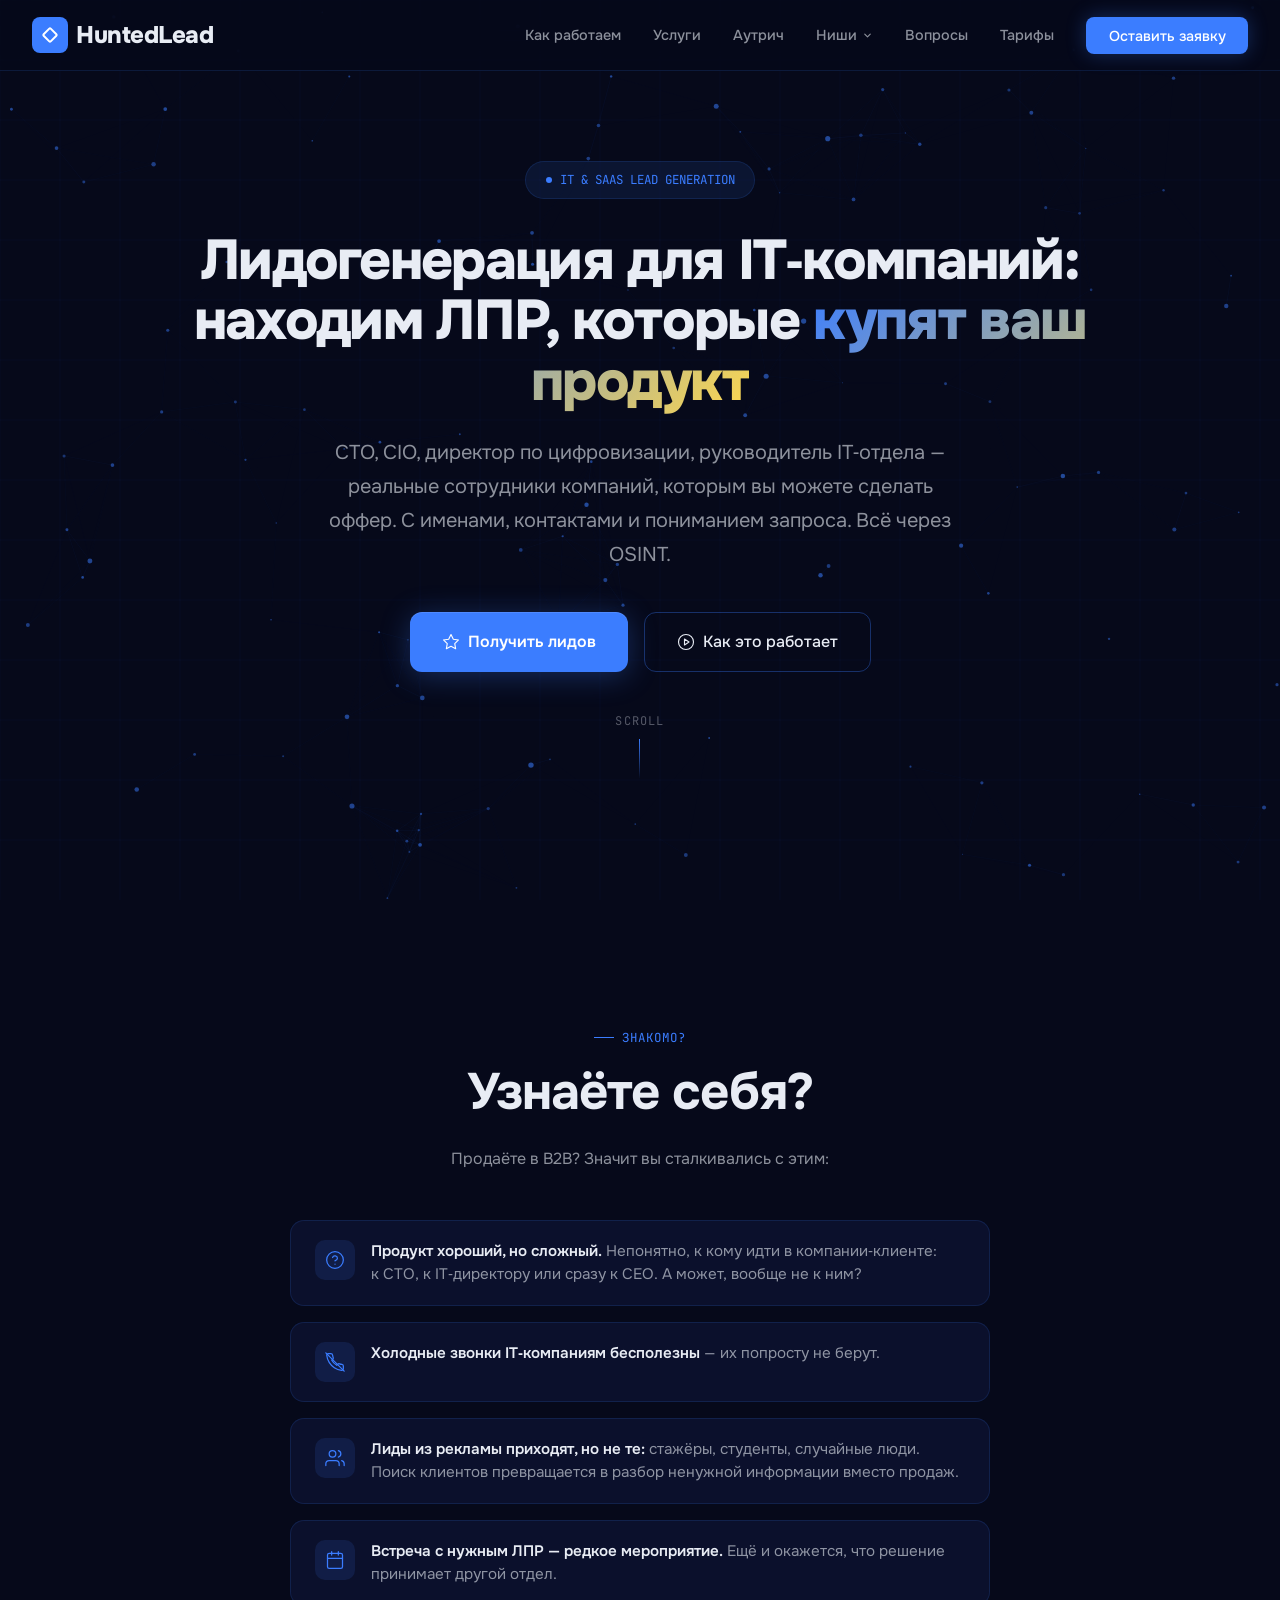
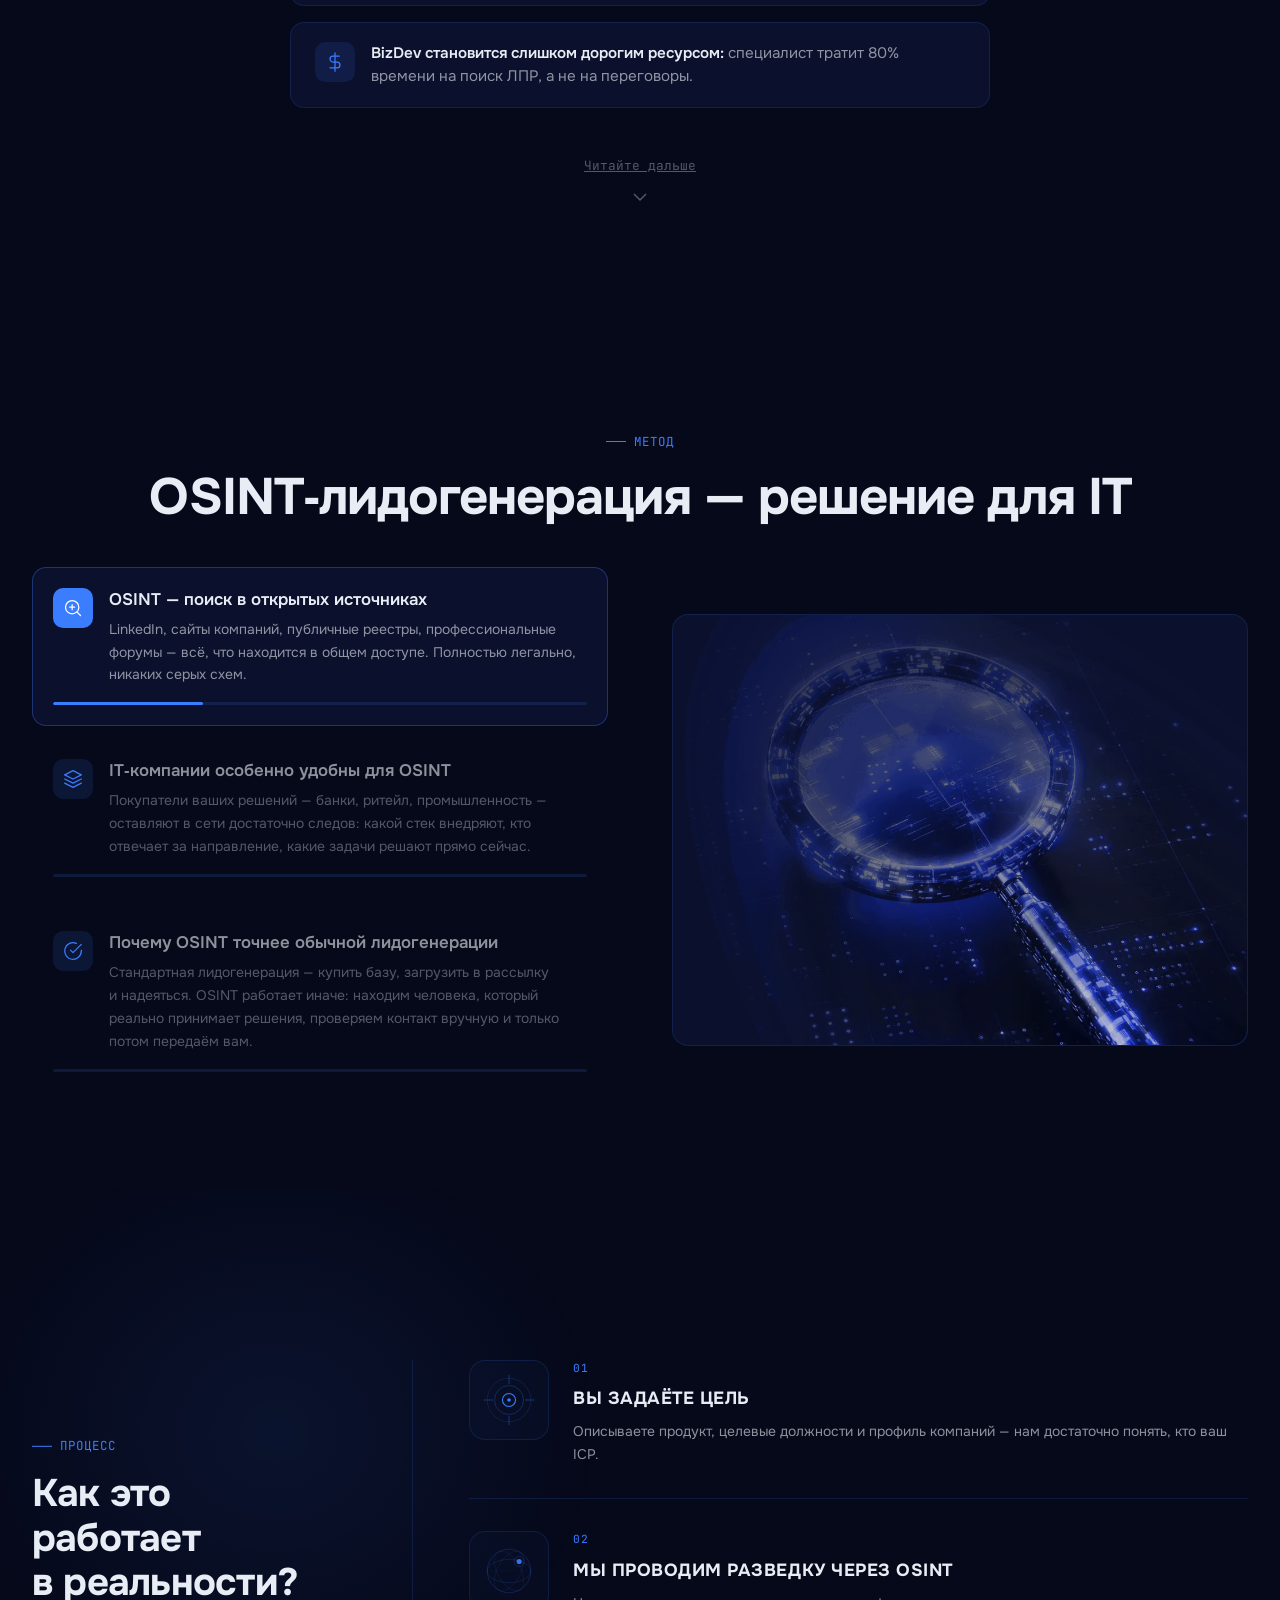
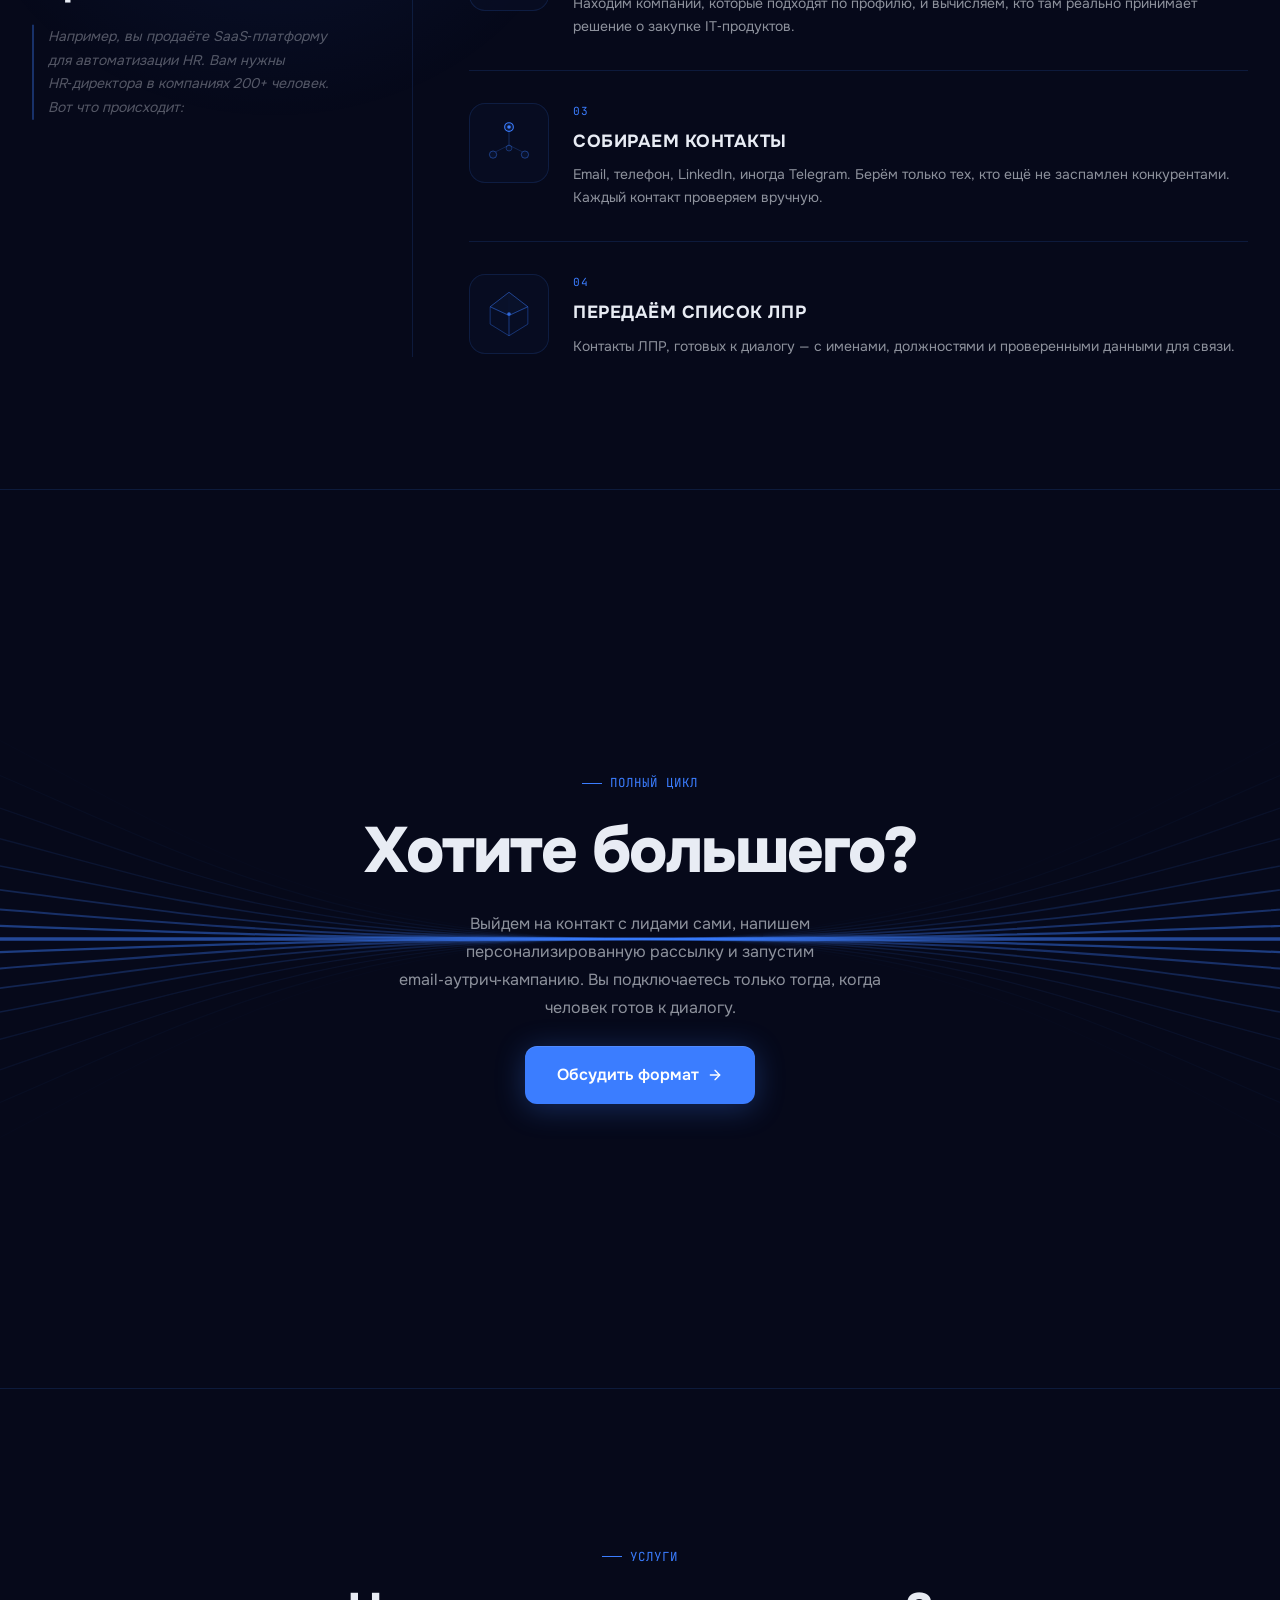
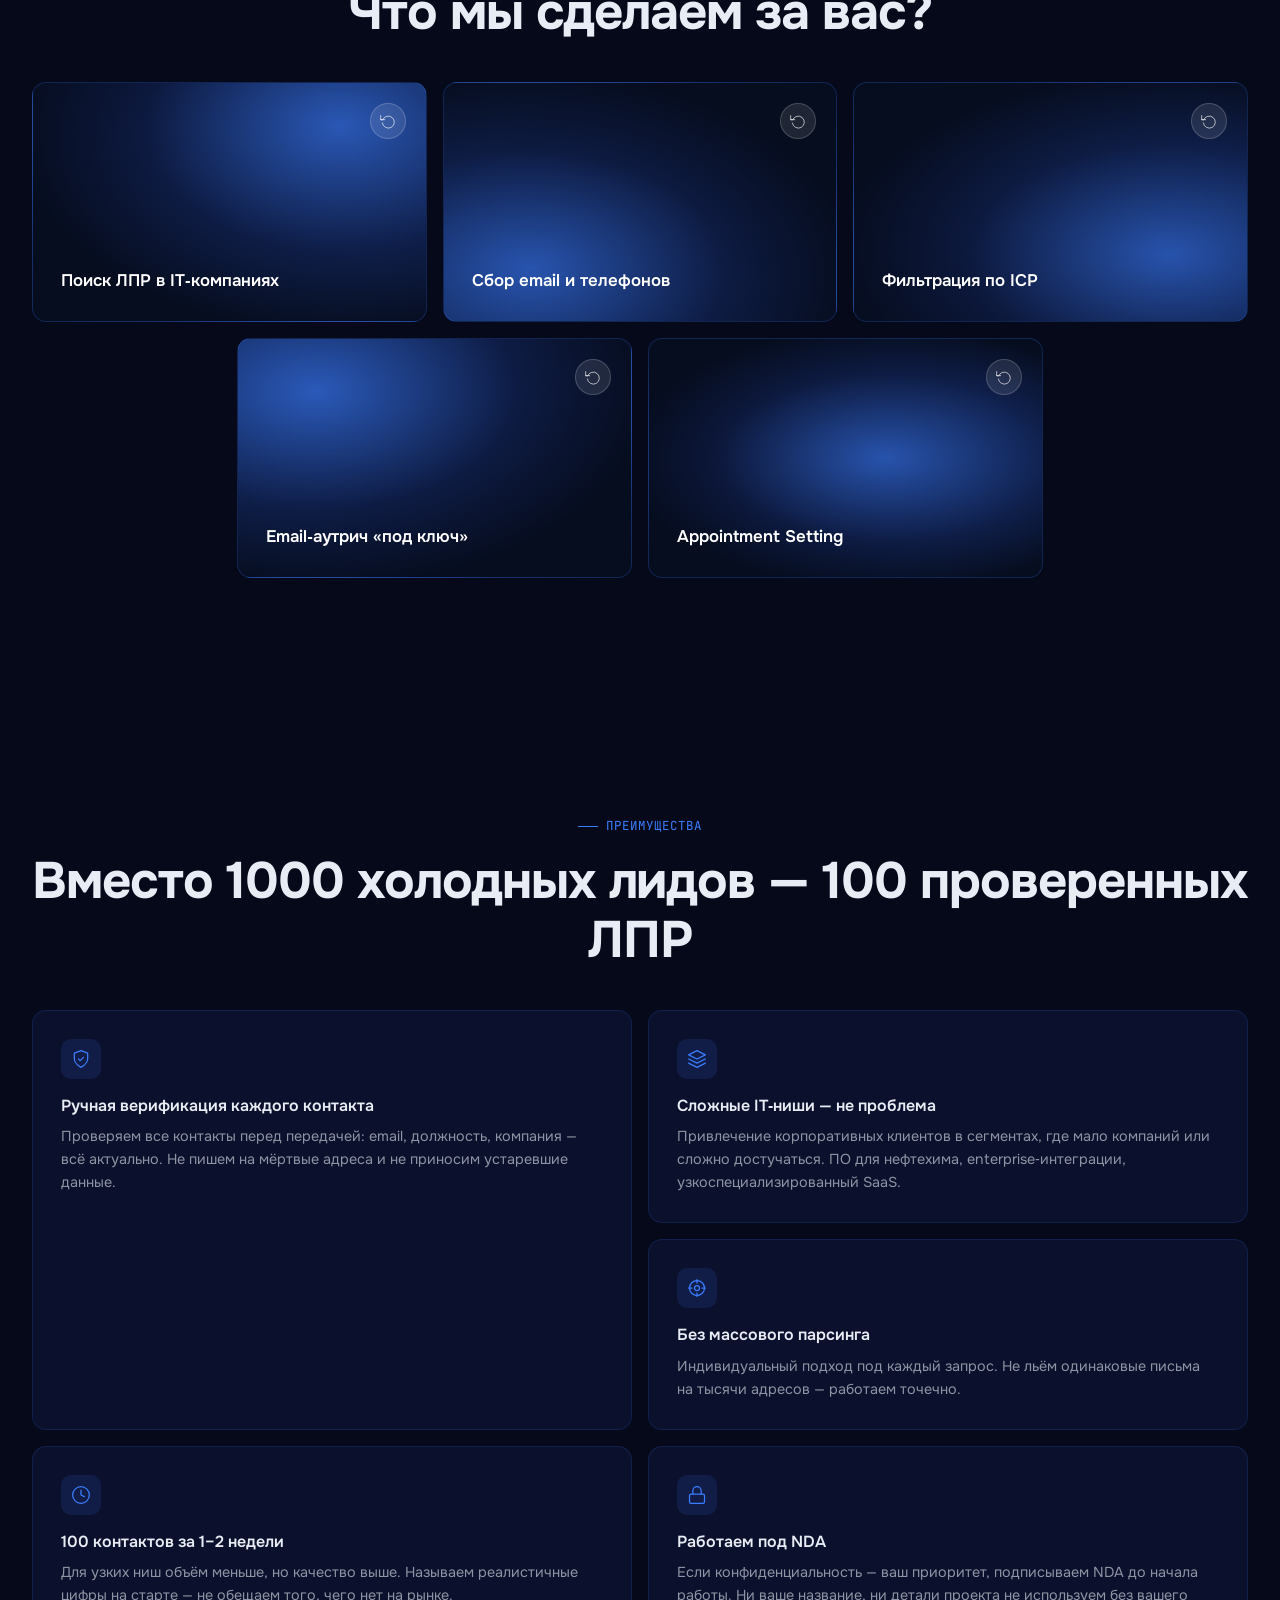
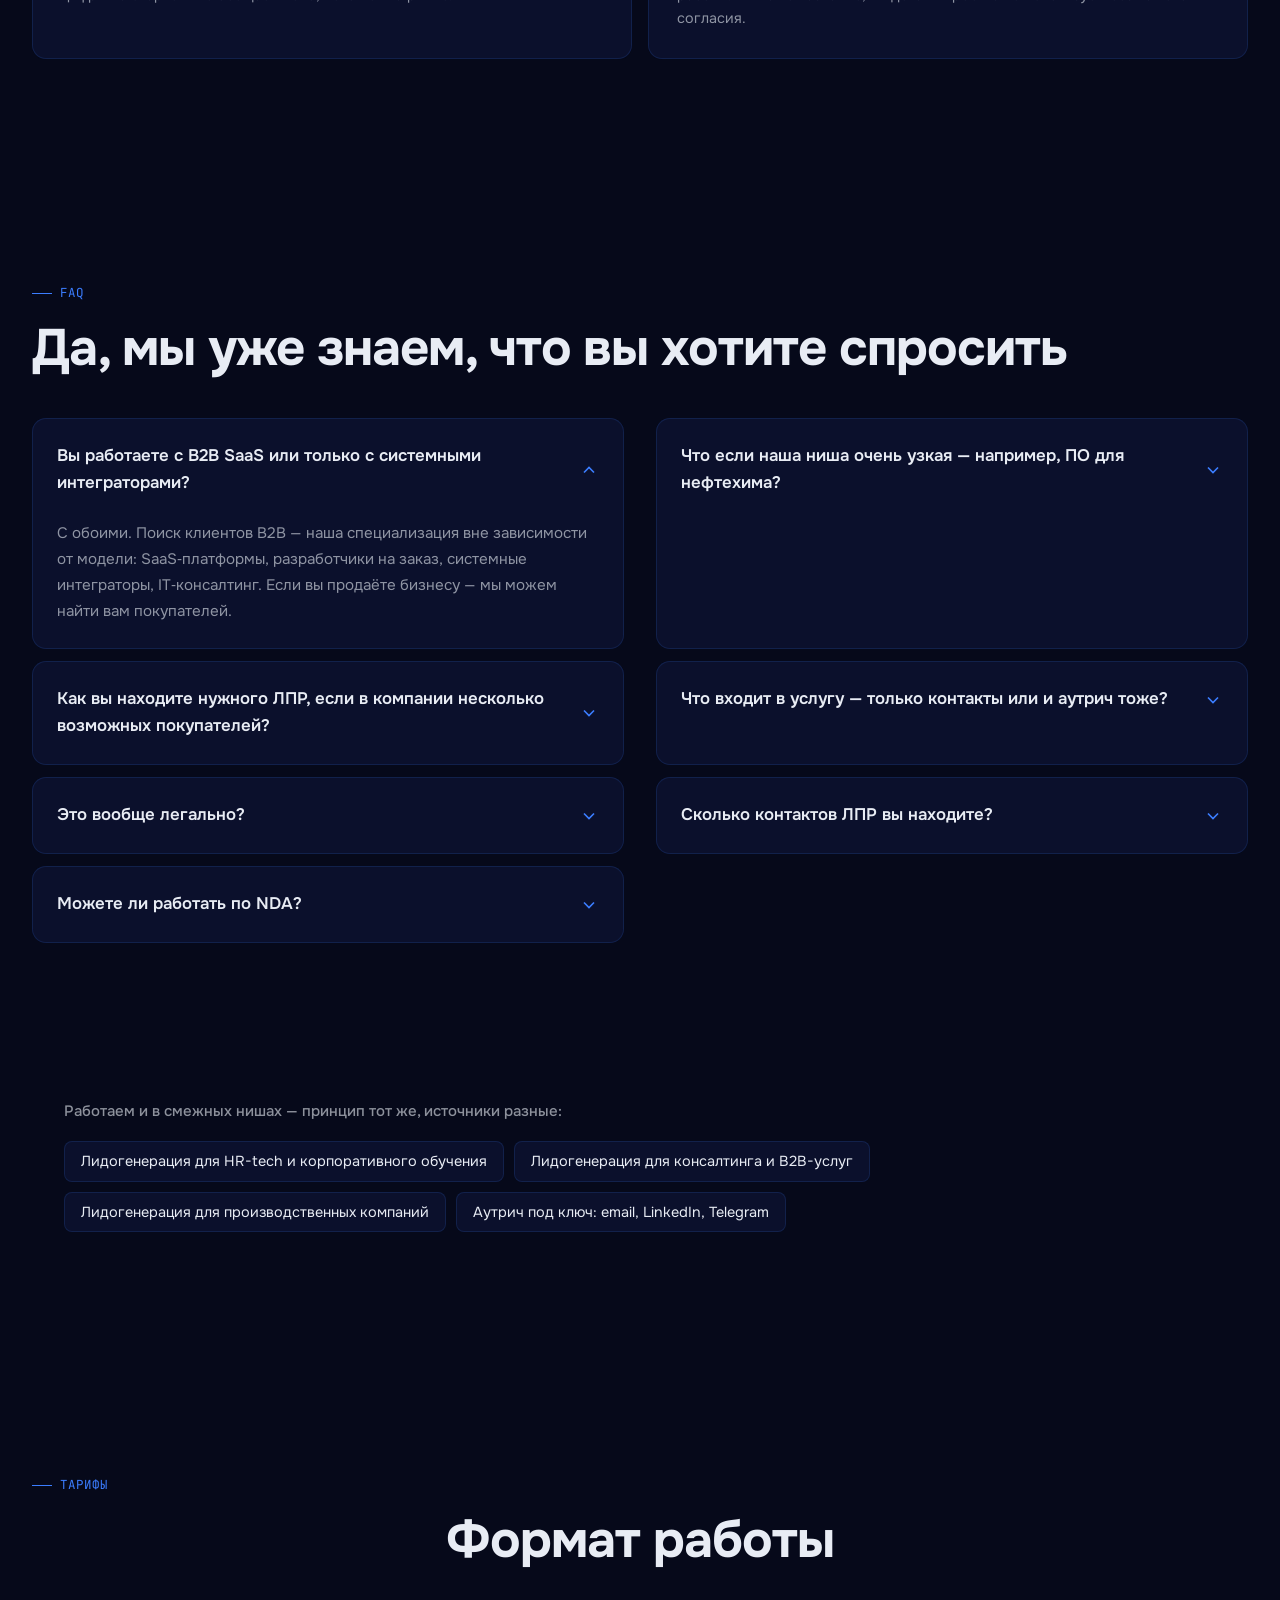
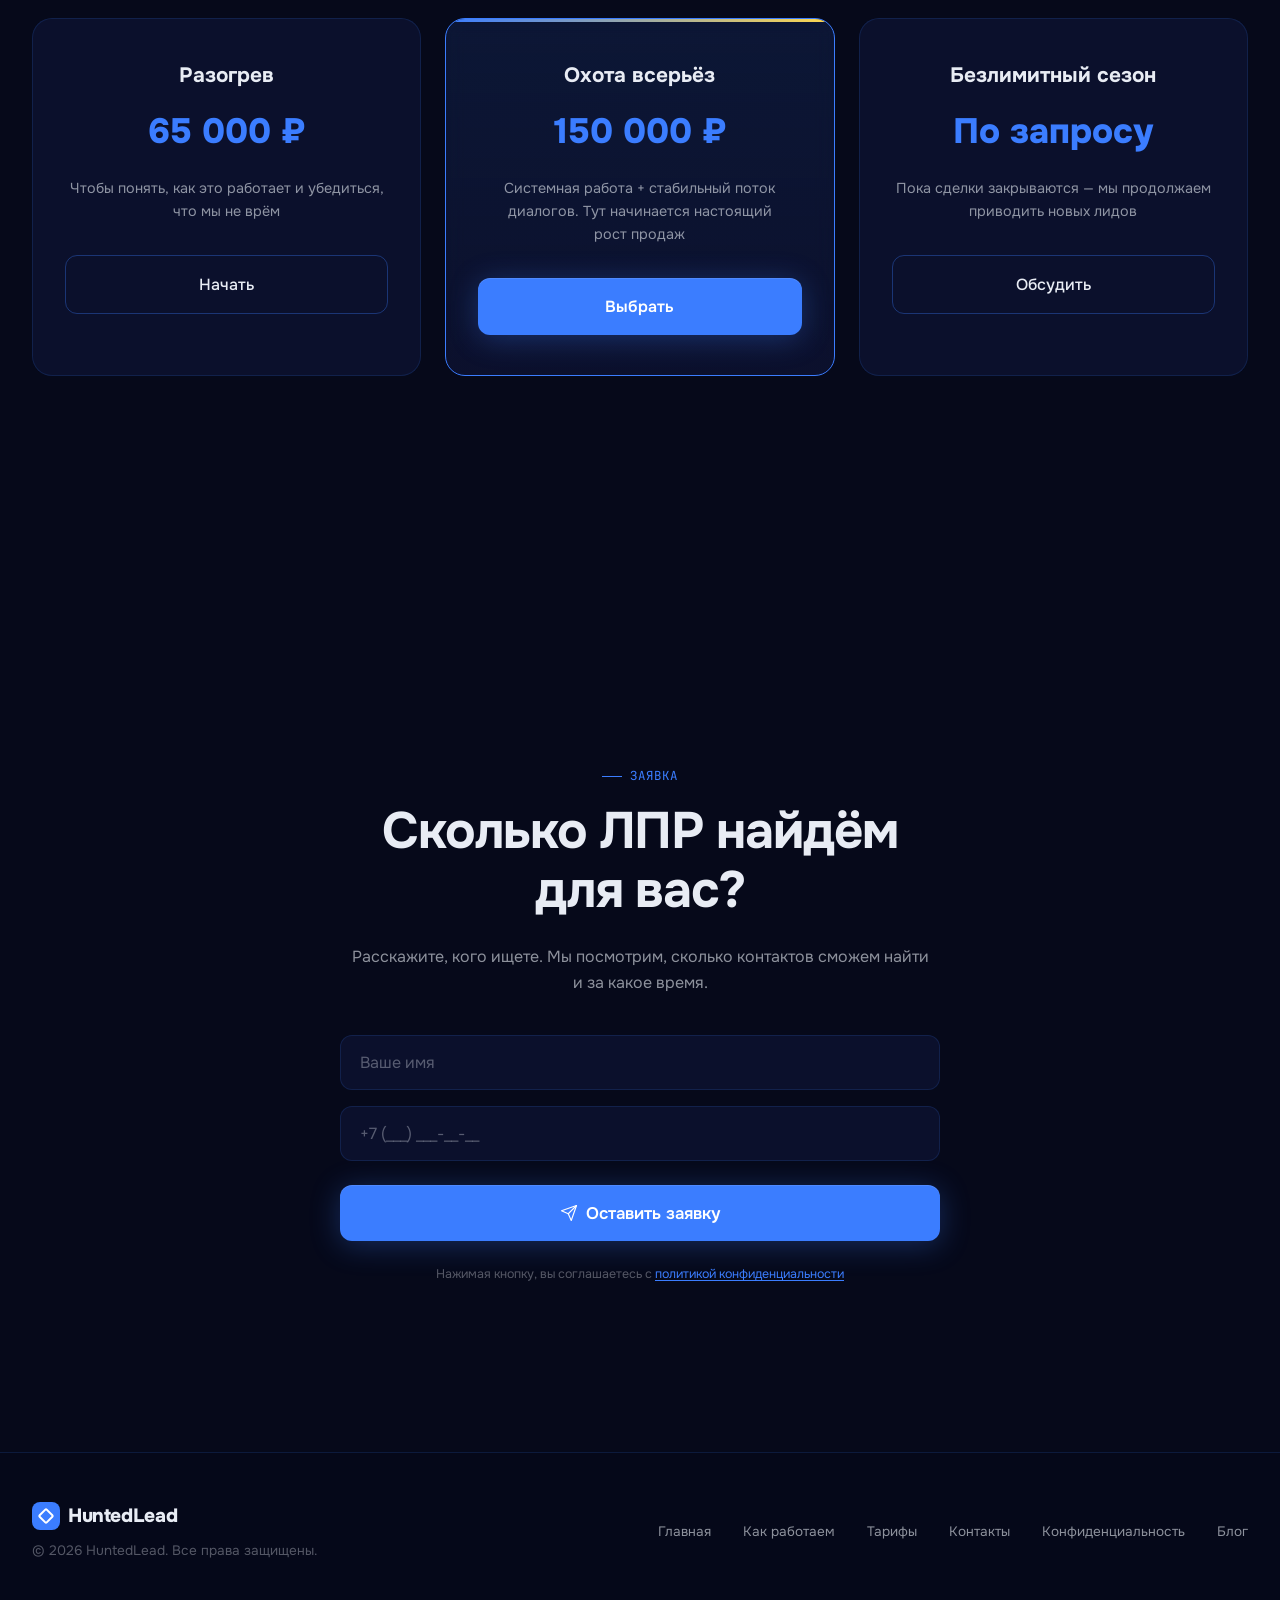
<file: industry-it.html>
<!DOCTYPE html>
<html lang="ru">
<head>
<meta charset="UTF-8">
<meta name="viewport" content="width=device-width, initial-scale=1.0">
<title>Лидогенерация для IT-компаний и SaaS | HuntedLead</title>
<link rel="preconnect" href="https://fonts.googleapis.com">
<link rel="preconnect" href="https://fonts.gstatic.com" crossorigin>
<link href="https://fonts.googleapis.com/css2?family=Onest:wght@300;400;500;600;700;800&family=JetBrains+Mono:wght@400;500&display=swap" rel="stylesheet">
<link rel="stylesheet" href="styles/main.css?v=20260624">
<script src="nav.js" defer></script>
<script src="form.js" defer></script>

<script type="application/ld+json">
{
  "@context": "https://schema.org",
  "@type": "FAQPage",
  "mainEntity": [
    {"@type":"Question","name":"Вы работаете с B2B SaaS или только с системными интеграторами?","acceptedAnswer":{"@type":"Answer","text":"С обоими. Поиск клиентов B2B — наша специализация вне зависимости от модели: SaaS-платформы, разработчики на заказ, системные интеграторы, IT-консалтинг. Если вы продаёте бизнесу — мы можем найти вам покупателей."}},
    {"@type":"Question","name":"Что если наша ниша очень узкая — например, ПО для нефтехима?","acceptedAnswer":{"@type":"Answer","text":"Тем лучше. Узкие ниши — наша стихия. OSINT позволяет находить нужных людей даже там, где нет готовых баз. Напишите нам — оценим объём рынка и количество возможных ЛПР бесплатно."}},
    {"@type":"Question","name":"Как вы находите нужного ЛПР, если в компании несколько возможных покупателей?","acceptedAnswer":{"@type":"Answer","text":"Именно для этого и нужен OSINT. Мы анализируем информацию о компании в открытом доступе, публичные профили сотрудников и их зоны ответственности, и определяем, кто реально принимает решение о закупке в вашем случае. Не «все подряд из IT-отдела», а конкретный человек с нужной ролью."}},
    {"@type":"Question","name":"Что входит в услугу — только контакты или и аутрич тоже?","acceptedAnswer":{"@type":"Answer","text":"Базовая услуга — OSINT-разведка с верификацией контактов ЛПР. Холодный аутрич — это отдельная опция. Можем взять коммуникацию на себя: от первого письма до подтверждённой встречи."}},
    {"@type":"Question","name":"Это легально?","acceptedAnswer":{"@type":"Answer","text":"Да, на 100% легально. Мы работаем только с открытыми источниками — LinkedIn, сайты компаний, реестры, публичные профили. Никаких серых зон."}},
    {"@type":"Question","name":"Сколько контактов ЛПР вы находите?","acceptedAnswer":{"@type":"Answer","text":"В среднем — 100 контактов за 1–2 недели. Для узких IT-ниш объём может быть меньше, зато качество — выше. Называем реалистичные цифры до начала работы."}},
    {"@type":"Question","name":"Можете ли работать по NDA?","acceptedAnswer":{"@type":"Answer","text":"Да, это стандартная практика. Подписываем до начала работы. Ваше название и детали проекта остаются конфиденциальными."}}
  ]
}
</script>

<script type="application/ld+json">
{
  "@context": "https://schema.org",
  "@type": "BreadcrumbList",
  "itemListElement": [
    {"@type":"ListItem","position":1,"name":"Главная","item":"https://huntedlead.ru"},
    {"@type":"ListItem","position":2,"name":"Лидогенерация для IT-компаний","item":"https://huntedlead.ru/industry-it"}
  ]
}
</script>

<meta name="yandex-verification" content="6d3543e8a81e042b" />

<link rel="shortcut icon" href="/favicon.ico">
<link rel="icon" type="image/x-icon" href="/favicon.ico">
<link rel="icon" type="image/png" sizes="32x32" href="/favicon-32x32.png">
<link rel="icon" type="image/png" sizes="16x16" href="/favicon-16x16.png">
<link rel="icon" type="image/svg+xml" href="/favicon.svg">
<link rel="apple-touch-icon" sizes="180x180" href="/apple-touch-icon.png">

<meta name="description" content="Лидогенерация для IT-компаний: находим CTO, CIO, IT-директоров и других ЛПР через OSINT. Верифицированные контакты, email-аутрич и appointment setting для B2B SaaS и системных интеграторов.">
<meta name="robots" content="index, follow">
<link rel="canonical" href="https://huntedlead.ru/industry-it">

<meta property="og:type" content="website">
<meta property="og:url" content="https://huntedlead.ru/industry-it">
<meta property="og:title" content="Лидогенерация для IT-компаний и SaaS | HuntedLead">
<meta property="og:description" content="Находим CTO, CIO и IT-директоров для вашего B2B-продукта. Верифицированные контакты через OSINT — без баз, без парсинга.">
<meta property="og:site_name" content="HuntedLead">
<meta property="og:locale" content="ru_RU">
<meta property="og:image" content="https://huntedlead.ru/images/og/og-industry-it.jpg">
<meta property="og:image:width" content="1200">
<meta property="og:image:height" content="630">
<meta property="og:image:type" content="image/jpeg">

<meta name="twitter:card" content="summary_large_image">
<meta name="twitter:title" content="Лидогенерация для IT-компаний | HuntedLead">
<meta name="twitter:description" content="Находим CTO, CIO и IT-директоров для вашего B2B-продукта. Верифицированные контакты через OSINT.">
<meta name="twitter:image" content="https://huntedlead.ru/images/og/og-industry-it.jpg">

<script type="text/javascript">
   (function(m,e,t,r,i,k,a){m[i]=m[i]||function(){(m[i].a=m[i].a||[]).push(arguments)};
   m[i].l=1*new Date();
   for (var j = 0; j < document.scripts.length; j++) {if (document.scripts[j].src === r) { return; }}
   k=e.createElement(t),a=e.getElementsByTagName(t)[0],k.async=1,k.src=r,a.parentNode.insertBefore(k,a)})
   (window, document, "script", "https://mc.yandex.ru/metrika/tag.js", "ym");
   ym(108561966, "init", { clickmap:true, trackLinks:true, accurateTrackBounce:true, webvisor:true });
</script>
</head>
<body>

<noscript><div><img src="https://mc.yandex.ru/watch/108561966" style="position:absolute; left:-9999px;" alt=""/></div></noscript>

<canvas id="bg-canvas"></canvas>

<header class="site-header" id="siteHeader">
  <div class="header-inner">
    <a href="/" class="logo">
      <div class="logo-icon"></div>
      HuntedLead
    </a>
    <nav>
      <ul class="nav-links" id="navLinks">
        <li><a href="#how">Как работаем</a></li>
        <li><a href="#services">Услуги</a></li>
        <li><a href="/outreach">Аутрич</a></li>
        <li class="nav-dropdown">
          <button class="nav-dropdown-btn" aria-expanded="false" aria-haspopup="true">
            Ниши
            <svg width="11" height="11" viewBox="0 0 24 24" fill="none" stroke="currentColor" stroke-width="2.5" stroke-linecap="round" stroke-linejoin="round" aria-hidden="true"><polyline points="6 9 12 15 18 9"/></svg>
          </button>
          <ul class="nav-dropdown-menu" role="menu">
            <li role="none"><a href="/industry-it" role="menuitem" aria-current="page">IT и SaaS</a></li>
            <li role="none"><a href="/industry-manufacturing" role="menuitem">Производствам</a></li>
            <li role="none"><a href="/industry-distributors" role="menuitem">Дистрибьюторам</a></li>
            <li role="none"><a href="/industry-consulting" role="menuitem">Консалтинг</a></li>
            <li role="none"><a href="/industry-hrtech" role="menuitem">HR-tech</a></li>
            <li role="none"><a href="/industry-logistics" role="menuitem">Логистика и ВЭД</a></li>
          </ul>
        </li>
        <li><a href="#faq">Вопросы</a></li>
        <li><a href="#pricing">Тарифы</a></li>
        <li><a href="#contact" class="nav-cta">Оставить заявку</a></li>
      </ul>
    </nav>
    <button class="mobile-toggle" id="mobileToggle" aria-label="Меню">
      <span></span><span></span><span></span>
    </button>
  </div>
</header>

<div class="content-wrapper">

  <!-- HERO -->
  <section class="hero" id="hero">
    <div class="hero-badge">
      <span class="dot"></span>
      IT &amp; SAAS LEAD GENERATION
    </div>
    <h1>Лидогенерация для&nbsp;IT&#8209;компаний: находим ЛПР, которые <span class="highlight">купят ваш продукт</span></h1>
    <p class="hero-sub">CTO, CIO, директор по&nbsp;цифровизации, руководитель IT&#8209;отдела — реальные сотрудники компаний, которым вы можете сделать оффер. С&nbsp;именами, контактами и&nbsp;пониманием запроса. Всё через OSINT.</p>
    <div class="hero-cta-group">
      <a href="#contact" class="btn-primary">
        <svg width="18" height="18" viewBox="0 0 24 24" fill="none" stroke="currentColor" stroke-width="1.5" stroke-linecap="round" stroke-linejoin="round"><path d="M12 2l3.09 6.26L22 9.27l-5 4.87 1.18 6.88L12 17.77l-6.18 3.25L7 14.14 2 9.27l6.91-1.01L12 2z"/></svg>
        Получить лидов
      </a>
      <a href="#how" class="btn-secondary">
        <svg width="18" height="18" viewBox="0 0 24 24" fill="none" stroke="currentColor" stroke-width="1.5" stroke-linecap="round" stroke-linejoin="round"><circle cx="12" cy="12" r="10"/><polygon points="10 8 16 12 10 16 10 8"/></svg>
        Как это работает
      </a>
    </div>
    <div class="scroll-indicator">
      <span>scroll</span>
      <div class="scroll-line"></div>
    </div>
  </section>

  <!-- PAIN -->
  <section class="pain-section" id="pain">
    <div class="pain-content">
      <div class="section-tag">Знакомо?</div>
      <h2 class="section-title">Узнаёте себя?</h2>
      <p style="color: var(--text-secondary); margin-top: 0.5rem;">Продаёте в&nbsp;B2B? Значит вы сталкивались с&nbsp;этим:</p>
    </div>
    <div class="pain-grid">
      <div class="pain-item" data-delay="0">
        <div class="pain-icon">
          <svg viewBox="0 0 24 24"><circle cx="12" cy="12" r="10"/><path d="M9.09 9a3 3 0 015.83 1c0 2-3 3-3 3"/><line x1="12" y1="17" x2="12.01" y2="17"/></svg>
        </div>
        <p><strong>Продукт хороший, но сложный.</strong> Непонятно, к&nbsp;кому идти в&nbsp;компании&#8209;клиенте: к&nbsp;CTO, к&nbsp;IT&#8209;директору или сразу к&nbsp;CEO. А&nbsp;может, вообще не&nbsp;к&nbsp;ним?</p>
      </div>
      <div class="pain-item" data-delay="100">
        <div class="pain-icon">
          <svg viewBox="0 0 24 24"><path d="M22 16.92v3a2 2 0 01-2.18 2 19.79 19.79 0 01-8.63-3.07 19.5 19.5 0 01-6-6 19.79 19.79 0 01-3.07-8.67A2 2 0 014.11 2h3a2 2 0 012 1.72c.127.96.361 1.903.7 2.81a2 2 0 01-.45 2.11L8.09 9.91a16 16 0 006 6l1.27-1.27a2 2 0 012.11-.45c.907.339 1.85.573 2.81.7A2 2 0 0122 16.92z"/><line x1="1" y1="1" x2="23" y2="23"/></svg>
        </div>
        <p><strong>Холодные звонки IT&#8209;компаниям бесполезны</strong> — их попросту не&nbsp;берут.</p>
      </div>
      <div class="pain-item" data-delay="200">
        <div class="pain-icon">
          <svg viewBox="0 0 24 24"><path d="M17 21v-2a4 4 0 00-4-4H5a4 4 0 00-4 4v2"/><circle cx="9" cy="7" r="4"/><path d="M23 21v-2a4 4 0 00-3-3.87"/><path d="M16 3.13a4 4 0 010 7.75"/></svg>
        </div>
        <p><strong>Лиды из рекламы приходят, но не&nbsp;те:</strong> стажёры, студенты, случайные люди. Поиск клиентов превращается в&nbsp;разбор ненужной информации вместо продаж.</p>
      </div>
      <div class="pain-item" data-delay="300">
        <div class="pain-icon">
          <svg viewBox="0 0 24 24"><rect x="3" y="4" width="18" height="18" rx="2" ry="2"/><line x1="16" y1="2" x2="16" y2="6"/><line x1="8" y1="2" x2="8" y2="6"/><line x1="3" y1="10" x2="21" y2="10"/></svg>
        </div>
        <p><strong>Встреча с&nbsp;нужным ЛПР — редкое мероприятие.</strong> Ещё и&nbsp;окажется, что решение принимает другой отдел.</p>
      </div>
      <div class="pain-item" data-delay="400">
        <div class="pain-icon">
          <svg viewBox="0 0 24 24"><line x1="12" y1="1" x2="12" y2="23"/><path d="M17 5H9.5a3.5 3.5 0 000 7h5a3.5 3.5 0 010 7H6"/></svg>
        </div>
        <p><strong>BizDev становится слишком дорогим ресурсом:</strong> специалист тратит 80% времени на&nbsp;поиск ЛПР, а&nbsp;не&nbsp;на переговоры.</p>
      </div>
    </div>
    <a href="#osint" class="scroll-arrow">
      <span>Читайте дальше</span>
      <svg viewBox="0 0 24 24"><polyline points="6 9 12 15 18 9"/></svg>
    </a>
  </section>

  <!-- OSINT FEATURES -->
  <section class="features-section" id="osint">
    <div class="features-inner">
      <div class="features-header">
        <div class="section-tag">Метод</div>
        <h2 class="section-title">OSINT&#8209;лидогенерация — решение для&nbsp;IT</h2>
      </div>
      <div class="features-grid">
        <div class="features-list">

          <div class="feature-item active" data-delay="0">
            <div class="feature-item-top">
              <div class="feature-icon">
                <svg viewBox="0 0 24 24"><circle cx="11" cy="11" r="8"/><line x1="21" y1="21" x2="16.65" y2="16.65"/><line x1="11" y1="8" x2="11" y2="14"/><line x1="8" y1="11" x2="14" y2="11"/></svg>
              </div>
              <div class="feature-body">
                <h3>OSINT — поиск в&nbsp;открытых источниках</h3>
                <p>LinkedIn, сайты компаний, публичные реестры, профессиональные форумы — всё, что находится в&nbsp;общем доступе. Полностью легально, никаких серых схем.</p>
              </div>
            </div>
            <div class="feature-progress-wrap">
              <div class="feature-progress-bar"></div>
            </div>
          </div>

          <div class="feature-item" data-delay="80">
            <div class="feature-item-top">
              <div class="feature-icon">
                <svg viewBox="0 0 24 24"><polygon points="12 2 2 7 12 12 22 7 12 2"/><polyline points="2 17 12 22 22 17"/><polyline points="2 12 12 17 22 12"/></svg>
              </div>
              <div class="feature-body">
                <h3>IT&#8209;компании особенно удобны для OSINT</h3>
                <p>Покупатели ваших решений — банки, ритейл, промышленность — оставляют в сети достаточно следов: какой стек внедряют, кто отвечает за направление, какие задачи решают прямо сейчас.</p>
              </div>
            </div>
            <div class="feature-progress-wrap">
              <div class="feature-progress-bar"></div>
            </div>
          </div>

          <div class="feature-item" data-delay="160">
            <div class="feature-item-top">
              <div class="feature-icon">
                <svg viewBox="0 0 24 24"><path d="M22 11.08V12a10 10 0 11-5.93-9.14"/><polyline points="22 4 12 14.01 9 11.01"/></svg>
              </div>
              <div class="feature-body">
                <h3>Почему OSINT точнее обычной лидогенерации</h3>
                <p>Стандартная лидогенерация — купить базу, загрузить в&nbsp;рассылку и&nbsp;надеяться. OSINT работает иначе: находим человека, который реально принимает решения, проверяем контакт вручную и&nbsp;только потом передаём вам.</p>
              </div>
            </div>
            <div class="feature-progress-wrap">
              <div class="feature-progress-bar"></div>
            </div>
          </div>

        </div>

        <div class="features-visual">
          <div class="features-image-wrap">
            <img src="/images/osint-razvedka.webp" alt="OSINT разведка по открытым источникам" class="active" width="1000" height="1000" decoding="async" fetchpriority="high">
            <img src="/images/osint-proverka.webp" alt="IT-компании активно присутствуют онлайн" width="1000" height="1000" decoding="async">
            <img src="/images/osint-cel.webp" alt="Точечный поиск ЛПР в IT" width="1000" height="1000" decoding="async">
          </div>
        </div>

      </div>
    </div>
  </section>

  <!-- HOW IT WORKS -->
  <section class="how-section" id="how">
    <div class="how-split">

      <div class="how-left">
        <div class="section-tag">Процесс</div>
        <h2 class="section-title">Как это работает в&nbsp;реальности?</h2>
        <p class="how-example">Например, вы продаёте SaaS&#8209;платформу для&nbsp;автоматизации HR. Вам нужны HR&#8209;директора в&nbsp;компаниях&nbsp;200+&nbsp;человек. Вот что происходит:</p>
      </div>

      <div class="how-right">

        <div class="how-step" data-delay="0">
          <div class="how-step-icon">
            <svg viewBox="0 0 80 80" fill="none" xmlns="http://www.w3.org/2000/svg">
              <circle cx="40" cy="40" r="30" stroke="rgba(59,125,255,0.2)" stroke-width="1"/>
              <circle cx="40" cy="40" r="20" stroke="rgba(59,125,255,0.35)" stroke-width="1"/>
              <circle cx="40" cy="40" r="9" stroke="#3b7dff" stroke-width="1.5"/>
              <line x1="40" y1="5" x2="40" y2="18" stroke="rgba(59,125,255,0.5)" stroke-width="1"/>
              <line x1="40" y1="62" x2="40" y2="75" stroke="rgba(59,125,255,0.5)" stroke-width="1"/>
              <line x1="5"  y1="40" x2="18" y2="40" stroke="rgba(59,125,255,0.5)" stroke-width="1"/>
              <line x1="62" y1="40" x2="75" y2="40" stroke="rgba(59,125,255,0.5)" stroke-width="1"/>
              <circle cx="40" cy="40" r="2.5" fill="#3b7dff"/>
            </svg>
          </div>
          <div class="how-step-body">
            <span class="how-step-num">01</span>
            <h3>Вы задаёте цель</h3>
            <p>Описываете продукт, целевые должности и&nbsp;профиль компаний — нам достаточно понять, кто ваш ICP.</p>
          </div>
        </div>

        <div class="how-step" data-delay="120">
          <div class="how-step-icon">
            <svg viewBox="0 0 80 80" fill="none" xmlns="http://www.w3.org/2000/svg">
              <ellipse cx="40" cy="40" rx="30" ry="16" stroke="rgba(59,125,255,0.2)" stroke-width="1"/>
              <ellipse cx="40" cy="40" rx="30" ry="16" stroke="rgba(59,125,255,0.12)" stroke-width="1" transform="rotate(60 40 40)"/>
              <ellipse cx="40" cy="40" rx="30" ry="16" stroke="rgba(59,125,255,0.12)" stroke-width="1" transform="rotate(120 40 40)"/>
              <circle cx="40" cy="40" r="30" stroke="rgba(59,125,255,0.25)" stroke-width="1"/>
              <line x1="10" y1="40" x2="70" y2="40" stroke="rgba(59,125,255,0.12)" stroke-width="0.5"/>
              <line x1="40" y1="10" x2="40" y2="70" stroke="rgba(59,125,255,0.12)" stroke-width="0.5"/>
              <circle cx="54" cy="27" r="3.5" fill="#3b7dff" opacity="0.9"/>
              <circle cx="54" cy="27" r="7"   stroke="#3b7dff" stroke-width="0.8" opacity="0.35"/>
            </svg>
          </div>
          <div class="how-step-body">
            <span class="how-step-num">02</span>
            <h3>Мы проводим разведку через OSINT</h3>
            <p>Находим компании, которые подходят по&nbsp;профилю, и&nbsp;вычисляем, кто там реально принимает решение о&nbsp;закупке IT&#8209;продуктов.</p>
          </div>
        </div>

        <div class="how-step" data-delay="240">
          <div class="how-step-icon">
            <svg viewBox="0 0 80 80" fill="none" xmlns="http://www.w3.org/2000/svg">
              <circle cx="40" cy="18" r="6"   stroke="#3b7dff" stroke-width="1.5" fill="rgba(59,125,255,0.1)"/>
              <circle cx="18" cy="56" r="5"   stroke="rgba(59,125,255,0.6)" stroke-width="1" fill="rgba(59,125,255,0.06)"/>
              <circle cx="62" cy="56" r="5"   stroke="rgba(59,125,255,0.6)" stroke-width="1" fill="rgba(59,125,255,0.06)"/>
              <circle cx="40" cy="47" r="4"   stroke="rgba(59,125,255,0.45)" stroke-width="1" fill="rgba(59,125,255,0.06)"/>
              <line x1="40" y1="24" x2="40" y2="43" stroke="rgba(59,125,255,0.4)" stroke-width="1"/>
              <line x1="40" y1="43" x2="22" y2="52" stroke="rgba(59,125,255,0.3)" stroke-width="1"/>
              <line x1="40" y1="43" x2="58" y2="52" stroke="rgba(59,125,255,0.3)" stroke-width="1"/>
              <circle cx="40" cy="18" r="2.5" fill="#3b7dff"/>
            </svg>
          </div>
          <div class="how-step-body">
            <span class="how-step-num">03</span>
            <h3>Собираем контакты</h3>
            <p>Email, телефон, LinkedIn, иногда Telegram. Берём только тех, кто ещё не&nbsp;заспамлен конкурентами. Каждый контакт проверяем вручную.</p>
          </div>
        </div>

        <div class="how-step" data-delay="360">
          <div class="how-step-icon">
            <svg viewBox="0 0 80 80" fill="none" xmlns="http://www.w3.org/2000/svg">
              <polygon points="40,10 66,30 66,54 40,70 14,54 14,30" stroke="rgba(59,125,255,0.25)" stroke-width="1"/>
              <polygon points="40,10 66,30 40,42 14,30" stroke="rgba(59,125,255,0.5)" stroke-width="1" fill="rgba(59,125,255,0.04)"/>
              <polygon points="40,42 66,30 66,54 40,70" stroke="rgba(59,125,255,0.3)" stroke-width="1" fill="rgba(59,125,255,0.02)"/>
              <polygon points="40,42 14,30 14,54 40,70" stroke="rgba(59,125,255,0.3)" stroke-width="1" fill="rgba(59,125,255,0.02)"/>
              <line x1="40" y1="10" x2="40" y2="70" stroke="rgba(59,125,255,0.12)" stroke-width="0.5"/>
              <circle cx="40" cy="40" r="2.5" fill="#3b7dff" opacity="0.8"/>
            </svg>
          </div>
          <div class="how-step-body">
            <span class="how-step-num">04</span>
            <h3>Передаём список ЛПР</h3>
            <p>Контакты ЛПР, готовых к&nbsp;диалогу — с&nbsp;именами, должностями и&nbsp;проверенными данными для связи.</p>
          </div>
        </div>

      </div>
    </div>
  </section>

  <!-- DEEPER -->
  <section class="deeper-section">
    <div class="deeper-wave" aria-hidden="true">
      <svg class="deeper-wave-svg" viewBox="0 0 1400 400" preserveAspectRatio="xMidYMid slice" fill="none" xmlns="http://www.w3.org/2000/svg">
        <path d="M0,200 C430,200 430,200 700,200 C970,200 970,200 1400,200" stroke="rgba(59,125,255,0.55)" stroke-width="1.5"/>
        <path d="M0,188 C430,188 430,200 700,200 C970,200 970,188 1400,188" stroke="rgba(59,125,255,0.45)" stroke-width="1"/>
        <path d="M0,212 C430,212 430,200 700,200 C970,200 970,212 1400,212" stroke="rgba(59,125,255,0.45)" stroke-width="1"/>
        <path d="M0,173 C430,173 430,200 700,200 C970,200 970,173 1400,173" stroke="rgba(59,125,255,0.34)" stroke-width="0.9"/>
        <path d="M0,227 C430,227 430,200 700,200 C970,200 970,227 1400,227" stroke="rgba(59,125,255,0.34)" stroke-width="0.9"/>
        <path d="M0,155 C430,155 430,200 700,200 C970,200 970,155 1400,155" stroke="rgba(59,125,255,0.24)" stroke-width="0.8"/>
        <path d="M0,245 C430,245 430,200 700,200 C970,200 970,245 1400,245" stroke="rgba(59,125,255,0.24)" stroke-width="0.8"/>
        <path d="M0,133 C430,133 430,200 700,200 C970,200 970,133 1400,133" stroke="rgba(59,125,255,0.16)" stroke-width="0.7"/>
        <path d="M0,267 C430,267 430,200 700,200 C970,200 970,267 1400,267" stroke="rgba(59,125,255,0.16)" stroke-width="0.7"/>
        <path d="M0,108 C430,108 430,200 700,200 C970,200 970,108 1400,108" stroke="rgba(59,125,255,0.10)" stroke-width="0.6"/>
        <path d="M0,292 C430,292 430,200 700,200 C970,200 970,292 1400,292" stroke="rgba(59,125,255,0.10)" stroke-width="0.6"/>
        <path d="M0,80  C430,80  430,200 700,200 C970,200 970,80  1400,80"  stroke="rgba(59,125,255,0.07)" stroke-width="0.5"/>
        <path d="M0,320 C430,320 430,200 700,200 C970,200 970,320 1400,320" stroke="rgba(59,125,255,0.07)" stroke-width="0.5"/>
        <path d="M0,50  C430,50  430,200 700,200 C970,200 970,50  1400,50"  stroke="rgba(59,125,255,0.04)" stroke-width="0.5"/>
        <path d="M0,350 C430,350 430,200 700,200 C970,200 970,350 1400,350" stroke="rgba(59,125,255,0.04)" stroke-width="0.5"/>
        <path d="M0,18  C430,18  430,200 700,200 C970,200 970,18  1400,18"  stroke="rgba(59,125,255,0.02)" stroke-width="0.4"/>
        <path d="M0,382 C430,382 430,200 700,200 C970,200 970,382 1400,382" stroke="rgba(59,125,255,0.02)" stroke-width="0.4"/>
      </svg>
    </div>
    <div class="deeper-inner">
      <div class="section-tag">Полный цикл</div>
      <h2 class="deeper-title">Хотите большего?</h2>
      <p class="deeper-sub">Выйдем на&nbsp;контакт с&nbsp;лидами сами, напишем персонализированную рассылку и&nbsp;запустим email&#8209;аутрич&#8209;кампанию. Вы подключаетесь только тогда, когда человек готов к&nbsp;диалогу.</p>
      <a href="#contact" class="btn-primary">
        Обсудить формат
        <svg width="16" height="16" viewBox="0 0 24 24" fill="none" stroke="currentColor" stroke-width="2" stroke-linecap="round" stroke-linejoin="round"><path d="M5 12h14"/><path d="m12 5 7 7-7 7"/></svg>
      </a>
    </div>
  </section>

  <!-- SERVICES -->
  <section class="services-section" id="services">
    <div class="services-inner">
      <div class="services-header">
        <div class="section-tag">Услуги</div>
        <h2 class="section-title">Что мы сделаем за&nbsp;вас?</h2>
      </div>
      <div class="services-grid">

        <div class="service-card" data-delay="0">
          <div class="service-card-inner">
            <div class="service-card-front">
              <div class="service-flip-icon">
                <svg viewBox="0 0 24 24"><polyline points="1 4 1 10 7 10"/><path d="M3.51 15a9 9 0 1 0 .49-4.5L1 10"/></svg>
              </div>
              <h3>Поиск ЛПР в&nbsp;IT&#8209;компаниях</h3>
            </div>
            <div class="service-card-back">
              <p>Находим технических директоров, директоров по&nbsp;цифровизации, руководителей IT&#8209;отделов через OSINT. Только те, кто может повлиять на&nbsp;внедрение вашего решения.</p>
            </div>
          </div>
        </div>

        <div class="service-card" data-delay="100">
          <div class="service-card-inner">
            <div class="service-card-front">
              <div class="service-flip-icon">
                <svg viewBox="0 0 24 24"><polyline points="1 4 1 10 7 10"/><path d="M3.51 15a9 9 0 1 0 .49-4.5L1 10"/></svg>
              </div>
              <h3>Сбор email и&nbsp;телефонов</h3>
            </div>
            <div class="service-card-back">
              <p>Контакты, проверенные вручную, без&nbsp;купленных баз. Если контакт вызывает сомнения — не&nbsp;включаем в&nbsp;список.</p>
            </div>
          </div>
        </div>

        <div class="service-card" data-delay="200">
          <div class="service-card-inner">
            <div class="service-card-front">
              <div class="service-flip-icon">
                <svg viewBox="0 0 24 24"><polyline points="1 4 1 10 7 10"/><path d="M3.51 15a9 9 0 1 0 .49-4.5L1 10"/></svg>
              </div>
              <h3>Фильтрация по&nbsp;ICP</h3>
            </div>
            <div class="service-card-back">
              <p>Работаем только с&nbsp;теми компаниями, которые подходят под ваш идеальный профиль клиента: размер, индустрия, стек и&nbsp;другие параметры.</p>
            </div>
          </div>
        </div>

        <div class="service-card" data-delay="300">
          <div class="service-card-inner">
            <div class="service-card-front">
              <div class="service-flip-icon">
                <svg viewBox="0 0 24 24"><polyline points="1 4 1 10 7 10"/><path d="M3.51 15a9 9 0 1 0 .49-4.5L1 10"/></svg>
              </div>
              <h3>Email&#8209;аутрич «под ключ»</h3>
            </div>
            <div class="service-card-back">
              <p>Напишем персонализированные письма под каждого получателя и&nbsp;настроим последовательности. Лидогенерация точечно, а&nbsp;не&nbsp;массово.</p>
            </div>
          </div>
        </div>

        <div class="service-card" data-delay="400">
          <div class="service-card-inner">
            <div class="service-card-front">
              <div class="service-flip-icon">
                <svg viewBox="0 0 24 24"><polyline points="1 4 1 10 7 10"/><path d="M3.51 15a9 9 0 1 0 .49-4.5L1 10"/></svg>
              </div>
              <h3>Appointment Setting</h3>
            </div>
            <div class="service-card-back">
              <p>Привлечение корпоративных клиентов без потерь вашего времени — сами договоримся о&nbsp;звонке или назначим встречу. Вы получаете готовый слот в&nbsp;календаре.</p>
            </div>
          </div>
        </div>

      </div>
    </div>
  </section>

  <!-- WHY US -->
  <section class="why-section" id="why">
    <div class="why-inner">
      <div class="why-header">
        <div class="section-tag">Преимущества</div>
        <h2 class="section-title">Вместо 1000 холодных лидов — 100 проверенных ЛПР</h2>
      </div>
      <div class="why-grid">

        <div class="why-card why-card-1" data-delay="0">
          <div class="why-card-icon">
            <svg viewBox="0 0 24 24"><path d="M12 22s8-4 8-10V5l-8-3-8 3v7c0 6 8 10 8 10z"/><polyline points="9 12 11 14 15 10"/></svg>
          </div>
          <div class="why-card-body">
            <h3>Ручная верификация каждого контакта</h3>
            <p>Проверяем все контакты перед передачей: email, должность, компания — всё актуально. Не пишем на&nbsp;мёртвые адреса и&nbsp;не&nbsp;приносим устаревшие данные.</p>
          </div>
        </div>

        <div class="why-card why-card-2" data-delay="100">
          <div class="why-card-icon">
            <svg viewBox="0 0 24 24"><polygon points="12 2 2 7 12 12 22 7 12 2"/><polyline points="2 17 12 22 22 17"/><polyline points="2 12 12 17 22 12"/></svg>
          </div>
          <div class="why-card-body">
            <h3>Сложные IT&#8209;ниши — не&nbsp;проблема</h3>
            <p>Привлечение корпоративных клиентов в&nbsp;сегментах, где мало компаний или сложно достучаться. ПО для нефтехима, enterprise&#8209;интеграции, узкоспециализированный SaaS.</p>
          </div>
        </div>

        <div class="why-card why-card-3" data-delay="200">
          <div class="why-card-icon">
            <svg viewBox="0 0 24 24"><circle cx="12" cy="12" r="9"/><circle cx="12" cy="12" r="3"/><line x1="12" y1="2" x2="12" y2="6"/><line x1="12" y1="18" x2="12" y2="22"/><line x1="2" y1="12" x2="6" y2="12"/><line x1="18" y1="12" x2="22" y2="12"/></svg>
          </div>
          <div class="why-card-body">
            <h3>Без массового парсинга</h3>
            <p>Индивидуальный подход под каждый запрос. Не&nbsp;льём одинаковые письма на&nbsp;тысячи адресов — работаем точечно.</p>
          </div>
        </div>

        <div class="why-card why-card-4" data-delay="300">
          <div class="why-card-icon">
            <svg viewBox="0 0 24 24"><circle cx="12" cy="12" r="10"/><polyline points="12 6 12 12 16 14"/></svg>
          </div>
          <div class="why-card-body">
            <h3>100 контактов за&nbsp;1–2 недели</h3>
            <p>Для узких ниш объём меньше, но&nbsp;качество выше. Называем реалистичные цифры на&nbsp;старте — не обещаем того, чего нет на&nbsp;рынке.</p>
          </div>
        </div>

        <div class="why-card why-card-5" data-delay="400">
          <div class="why-card-icon">
            <svg viewBox="0 0 24 24"><rect x="3" y="11" width="18" height="11" rx="2" ry="2"/><path d="M7 11V7a5 5 0 0110 0v4"/></svg>
          </div>
          <div class="why-card-body">
            <h3>Работаем под&nbsp;NDA</h3>
            <p>Если конфиденциальность — ваш приоритет, подписываем NDA до&nbsp;начала работы. Ни&nbsp;ваше название, ни&nbsp;детали проекта не&nbsp;используем без вашего согласия.</p>
          </div>
        </div>

      </div>
    </div>
  </section>

  <!-- FAQ -->
  <section class="faq-section" id="faq">
    <div class="faq-content">
      <div class="section-tag">FAQ</div>
      <h2 class="section-title">Да, мы уже знаем, что вы хотите спросить</h2>
      <div class="faq-list">

        <div class="faq-item open">
          <div class="faq-q" onclick="toggleFaq(this)">
            <span>Вы работаете с&nbsp;B2B SaaS или только с&nbsp;системными интеграторами?</span>
            <svg viewBox="0 0 24 24"><polyline points="6 9 12 15 18 9"/></svg>
          </div>
          <div class="faq-a"><div class="faq-a-inner">С обоими. Поиск клиентов B2B — наша специализация вне зависимости от&nbsp;модели: SaaS&#8209;платформы, разработчики на&nbsp;заказ, системные интеграторы, IT&#8209;консалтинг. Если вы продаёте бизнесу — мы можем найти вам покупателей.</div></div>
        </div>

        <div class="faq-item">
          <div class="faq-q" onclick="toggleFaq(this)">
            <span>Что если наша ниша очень узкая — например, ПО для нефтехима?</span>
            <svg viewBox="0 0 24 24"><polyline points="6 9 12 15 18 9"/></svg>
          </div>
          <div class="faq-a"><div class="faq-a-inner">Тем лучше. Узкие ниши — наша стихия. OSINT позволяет находить нужных людей даже там, где нет готовых баз. Напишите нам — оценим объём рынка и&nbsp;количество возможных ЛПР бесплатно.</div></div>
        </div>

        <div class="faq-item">
          <div class="faq-q" onclick="toggleFaq(this)">
            <span>Как вы находите нужного ЛПР, если в&nbsp;компании несколько возможных покупателей?</span>
            <svg viewBox="0 0 24 24"><polyline points="6 9 12 15 18 9"/></svg>
          </div>
          <div class="faq-a"><div class="faq-a-inner">Именно для этого и&nbsp;нужен OSINT. Мы анализируем информацию о&nbsp;компании в&nbsp;открытом доступе, публичные профили сотрудников и&nbsp;их зоны ответственности — и&nbsp;определяем, кто реально принимает решение о&nbsp;закупке в&nbsp;вашем случае. Не&nbsp;«все подряд из&nbsp;IT&#8209;отдела», а&nbsp;конкретный человек с&nbsp;нужной ролью.</div></div>
        </div>

        <div class="faq-item">
          <div class="faq-q" onclick="toggleFaq(this)">
            <span>Что входит в&nbsp;услугу — только контакты или и&nbsp;аутрич тоже?</span>
            <svg viewBox="0 0 24 24"><polyline points="6 9 12 15 18 9"/></svg>
          </div>
          <div class="faq-a"><div class="faq-a-inner">Базовая услуга — OSINT&#8209;разведка с&nbsp;верификацией контактов ЛПР. Холодный аутрич — это отдельная опция. Можем взять коммуникацию на&nbsp;себя: от&nbsp;первого письма до&nbsp;подтверждённой встречи.</div></div>
        </div>

        <div class="faq-item">
          <div class="faq-q" onclick="toggleFaq(this)">
            <span>Это вообще легально?</span>
            <svg viewBox="0 0 24 24"><polyline points="6 9 12 15 18 9"/></svg>
          </div>
          <div class="faq-a"><div class="faq-a-inner">Да, на&nbsp;100% легально. Мы работаем только с&nbsp;открытыми источниками — LinkedIn, сайты компаний, реестры, публичные профили. Никаких серых зон.</div></div>
        </div>

        <div class="faq-item">
          <div class="faq-q" onclick="toggleFaq(this)">
            <span>Сколько контактов ЛПР вы находите?</span>
            <svg viewBox="0 0 24 24"><polyline points="6 9 12 15 18 9"/></svg>
          </div>
          <div class="faq-a"><div class="faq-a-inner">В&nbsp;среднем — 100 контактов за&nbsp;1–2 недели. Для узких IT&#8209;ниш объём может быть меньше, зато качество — выше. Называем реалистичные цифры до&nbsp;начала работы, а&nbsp;не&nbsp;после.</div></div>
        </div>

        <div class="faq-item">
          <div class="faq-q" onclick="toggleFaq(this)">
            <span>Можете ли работать по&nbsp;NDA?</span>
            <svg viewBox="0 0 24 24"><polyline points="6 9 12 15 18 9"/></svg>
          </div>
          <div class="faq-a"><div class="faq-a-inner">Да, это стандартная практика. Подписываем до&nbsp;начала работы. Ваше название и&nbsp;детали проекта остаются конфиденциальными.</div></div>
        </div>

      </div>
    </div>
  </section>

  <!-- RELATED NICHES -->
  <section class="related-niches">
    <div class="related-niches-inner">
      <p class="related-niches-title">Работаем и в смежных нишах — принцип тот же, источники разные:</p>
      <ul class="related-niches-list">
        <li><a href="/industry-hrtech">Лидогенерация для HR-tech и корпоративного обучения</a></li>
        <li><a href="/industry-consulting">Лидогенерация для консалтинга и B2B-услуг</a></li>
        <li><a href="/industry-manufacturing">Лидогенерация для производственных компаний</a></li>
        <li><a href="/outreach">Аутрич под ключ: email, LinkedIn, Telegram</a></li>
      </ul>
    </div>
  </section>

  <!-- PRICING -->
  <section class="pricing-section" id="pricing">
    <div class="pricing-content">
      <div class="section-tag">Тарифы</div>
      <h2 class="section-title">Формат работы</h2>
      <div class="pricing-grid">
        <div class="price-card" data-delay="0">
          <div class="price-label">Разогрев</div>
          <div class="price-amount">65 000 ₽</div>
          <p class="price-desc">Чтобы понять, как это работает и&nbsp;убедиться, что мы не&nbsp;врём</p>
          <a href="#contact" class="btn-secondary">Начать</a>
        </div>
        <div class="price-card featured" data-delay="150">
          <div class="price-label">Охота всерьёз</div>
          <div class="price-amount">150 000 ₽</div>
          <p class="price-desc">Системная работа + стабильный поток диалогов. Тут начинается настоящий рост&nbsp;продаж</p>
          <a href="#contact" class="btn-primary">Выбрать</a>
        </div>
        <div class="price-card" data-delay="300">
          <div class="price-label">Безлимитный сезон</div>
          <div class="price-amount">По запросу</div>
          <p class="price-desc">Пока сделки закрываются — мы продолжаем приводить новых лидов</p>
          <a href="#contact" class="btn-secondary">Обсудить</a>
        </div>
      </div>
    </div>
  </section>

  <!-- CTA FORM -->
  <section class="cta-section" id="contact">
    <div class="cta-content">
      <div class="section-tag">Заявка</div>
      <h2 class="section-title">Сколько ЛПР найдём для&nbsp;вас?</h2>
      <p class="cta-subtitle">Расскажите, кого ищете. Мы посмотрим, сколько контактов сможем найти и&nbsp;за&nbsp;какое время.</p>
      <div id="formContainer">
        <div class="cta-form" id="leadForm">
          <div class="form-group">
            <input type="text" id="userName" placeholder="Ваше имя" required autocomplete="name">
          </div>
          <div class="form-group">
            <input type="tel" id="userPhone" placeholder="+7 (___) ___-__-__" required autocomplete="tel">
          </div>
          <div class="form-submit">
            <button class="btn-primary" onclick="submitForm()" id="submitBtn">
              <svg width="18" height="18" viewBox="0 0 24 24" fill="none" stroke="currentColor" stroke-width="1.5" stroke-linecap="round" stroke-linejoin="round"><line x1="22" y1="2" x2="11" y2="13"/><polygon points="22 2 15 22 11 13 2 9 22 2"/></svg>
              Оставить заявку
            </button>
          </div>
          <div class="form-error" id="formError">Не удалось отправить заявку. Попробуйте ещё раз или свяжитесь с нами напрямую.</div>
          <p class="form-note">Нажимая кнопку, вы соглашаетесь с&nbsp;<a href="#" onclick="openPrivacy(event)">политикой конфиденциальности</a></p>
        </div>
        <div class="form-success" id="formSuccess">
          <svg viewBox="0 0 24 24"><path d="M22 11.08V12a10 10 0 11-5.93-9.14"/><polyline points="22 4 12 14.01 9 11.01"/></svg>
          <h3>Заявка отправлена!</h3>
          <p>Мы свяжемся с вами в ближайшее время</p>
        </div>
      </div>
    </div>
  </section>

</div>

<footer class="site-footer">
  <div class="footer-inner">
    <div class="footer-left">
      <a href="/" class="logo">
        <div class="logo-icon"></div>
        HuntedLead
      </a>
      <p class="footer-copy">&copy; 2026 HuntedLead. Все права защищены.</p>
    </div>
    <ul class="footer-links">
      <li><a href="/">Главная</a></li>
      <li><a href="#how">Как работаем</a></li>
      <li><a href="#pricing">Тарифы</a></li>
      <li><a href="/#contacts-info">Контакты</a></li>
      <li><a href="#" onclick="openPrivacy(event)">Конфиденциальность</a></li>
      <li><a href="/blog">Блог</a></li>
    </ul>
  </div>
</footer>

<div class="modal-overlay" id="privacyModal">
  <div class="modal-box">
    <h2>Политика конфиденциальности</h2>
    <p>Настоящая политика конфиденциальности определяет порядок обработки и защиты персональных данных пользователей сайта HuntedLead.</p>
    <h3>1. Сбор данных</h3>
    <p>Мы собираем только те данные, которые вы предоставляете добровольно через форму заявки на сайте: имя и номер телефона.</p>
    <h3>2. Цели обработки</h3>
    <p>Персональные данные используются исключительно для связи с вами по вашему запросу и предоставления информации о наших услугах.</p>
    <h3>3. Хранение и защита</h3>
    <p>Мы принимаем необходимые организационные и технические меры для защиты ваших персональных данных от несанкционированного доступа, изменения, раскрытия или уничтожения.</p>
    <h3>4. Передача третьим лицам</h3>
    <p>Мы не передаём, не продаём и не раскрываем ваши персональные данные третьим лицам без вашего согласия, за исключением случаев, предусмотренных законодательством.</p>
    <h3>5. Срок хранения</h3>
    <p>Персональные данные хранятся в течение срока, необходимого для достижения целей обработки, после чего удаляются.</p>
    <h3>6. Ваши права</h3>
    <p>Вы вправе запросить информацию о своих персональных данных, потребовать их изменения или удаления, направив соответствующий запрос на наш контактный email.</p>
    <h3>7. Файлы cookie</h3>
    <p>Сайт может использовать файлы cookie для улучшения пользовательского опыта. Вы можете отключить cookie в настройках браузера.</p>
    <button class="modal-close" onclick="closePrivacy()">Закрыть</button>
  </div>
</div>

<script>
// ===== 3D PARTICLE BACKGROUND =====
(function() {
  const canvas = document.getElementById('bg-canvas');
  const ctx = canvas.getContext('2d');
  let w, h, particles = [], mouse = { x: -1000, y: -1000 };
  const PARTICLE_COUNT = 120;
  const CONNECT_DIST = 140;

  function resize() { w = canvas.width = window.innerWidth; h = canvas.height = window.innerHeight; }

  function createParticles() {
    particles = [];
    for (let i = 0; i < PARTICLE_COUNT; i++) {
      particles.push({
        x: Math.random() * w, y: Math.random() * h, z: Math.random() * 0.5 + 0.5,
        vx: (Math.random() - 0.5) * 0.4, vy: (Math.random() - 0.5) * 0.4, size: Math.random() * 2 + 1
      });
    }
  }

  function draw() {
    ctx.clearRect(0, 0, w, h);
    ctx.strokeStyle = 'rgba(59, 125, 255, 0.04)';
    ctx.lineWidth = 1;
    const gs = 60;
    for (let x = 0; x < w; x += gs) { ctx.beginPath(); ctx.moveTo(x, 0); ctx.lineTo(x, h); ctx.stroke(); }
    for (let y = 0; y < h; y += gs) { ctx.beginPath(); ctx.moveTo(0, y); ctx.lineTo(w, y); ctx.stroke(); }

    for (let i = 0; i < particles.length; i++) {
      const p = particles[i];
      p.x += p.vx; p.y += p.vy;
      if (p.x < 0) p.x = w; if (p.x > w) p.x = 0;
      if (p.y < 0) p.y = h; if (p.y > h) p.y = 0;
      const dx = p.x - mouse.x, dy = p.y - mouse.y;
      const dist = Math.sqrt(dx * dx + dy * dy);
      if (dist < 150) { p.x += dx * 0.01; p.y += dy * 0.01; }
      const alpha = 0.15 + p.z * 0.4;
      ctx.beginPath(); ctx.arc(p.x, p.y, p.size * p.z, 0, Math.PI * 2);
      ctx.fillStyle = `rgba(59, 125, 255, ${alpha})`; ctx.fill();
      for (let j = i + 1; j < particles.length; j++) {
        const p2 = particles[j];
        const ddx = p.x - p2.x, ddy = p.y - p2.y;
        const d = Math.sqrt(ddx * ddx + ddy * ddy);
        if (d < CONNECT_DIST) {
          ctx.beginPath(); ctx.moveTo(p.x, p.y); ctx.lineTo(p2.x, p2.y);
          ctx.strokeStyle = `rgba(59, 125, 255, ${(1 - d / CONNECT_DIST) * 0.1})`;
          ctx.lineWidth = 0.5; ctx.stroke();
        }
      }
    }
    requestAnimationFrame(draw);
  }

  window.addEventListener('resize', () => { resize(); createParticles(); });
  document.addEventListener('mousemove', e => { mouse.x = e.clientX; mouse.y = e.clientY; });
  resize(); createParticles(); draw();
})();

// ===== SCROLL REVEAL =====
const observer = new IntersectionObserver((entries) => {
  entries.forEach(entry => {
    if (entry.isIntersecting) {
      const delay = parseInt(entry.target.dataset.delay || 0);
      setTimeout(() => entry.target.classList.add('visible'), delay);
      observer.unobserve(entry.target);
    }
  });
}, { threshold: 0.15, rootMargin: '0px 0px -50px 0px' });
document.querySelectorAll('.pain-item, .how-step, .faq-item, .price-card, .feature-item, .why-card, .service-card').forEach(el => observer.observe(el));

// ===== FAQ =====
function toggleFaq(el) {
  const item = el.parentElement;
  const isOpen = item.classList.contains('open');
  document.querySelectorAll('.faq-item').forEach(i => i.classList.remove('open'));
  if (!isOpen) item.classList.add('open');
}

// ===== MOUSE GLOW =====
document.querySelectorAll('.why-card, .price-card').forEach(card => {
  card.addEventListener('mousemove', (e) => {
    const rect = card.getBoundingClientRect();
    card.style.setProperty('--mouse-x', `${e.clientX - rect.left}px`);
    card.style.setProperty('--mouse-y', `${e.clientY - rect.top}px`);
  });
});

// Tap-to-flip for service cards on touch devices
document.querySelectorAll('.service-card').forEach(card => {
  card.addEventListener('click', () => {
    if (window.matchMedia('(hover: none)').matches) {
      card.classList.toggle('flipped');
    }
  });
});

// ===== FEATURES SLIDER =====
(function() {
  const items = document.querySelectorAll('.feature-item');
  const images = document.querySelectorAll('.features-image-wrap img');
  if (!items.length) return;

  const DURATION = 10000;
  const TICK = 100;
  let currentIdx = 0;
  let elapsed = 0;
  let timer;

  function activate(idx) {
    items.forEach((el, i) => {
      el.classList.toggle('active', i === idx);
      const bar = el.querySelector('.feature-progress-bar');
      if (bar) bar.style.width = '0%';
    });
    images.forEach((img, i) => img.classList.toggle('active', i === idx));
    currentIdx = idx;
    elapsed = 0;
  }

  function tick() {
    elapsed += TICK;
    const bar = items[currentIdx] && items[currentIdx].querySelector('.feature-progress-bar');
    if (bar) bar.style.width = Math.min(elapsed / DURATION * 100, 100) + '%';
    if (elapsed >= DURATION) activate((currentIdx + 1) % items.length);
  }

  function startTimer() { clearInterval(timer); timer = setInterval(tick, TICK); }

  items.forEach((el, i) => {
    el.addEventListener('click', () => { activate(i); startTimer(); });
  });

  activate(0);
  startTimer();
})();


</script>

<script type="application/ld+json">
{
  "@context": "https://schema.org",
  "@graph": [
    {
      "@type": "ProfessionalService",
      "@id": "https://huntedlead.ru/#organization",
      "name": "HuntedLead",
      "url": "https://huntedlead.ru/",
      "description": "OSINT-лидогенерация для B2B: находим email, телефоны и LinkedIn руководителей целевых компаний.",
      "logo": {
        "@type": "ImageObject",
        "@id": "https://huntedlead.ru/#logo",
        "url": "https://huntedlead.ru/images/huntedlead-logo-512.png",
        "contentUrl": "https://huntedlead.ru/images/huntedlead-logo-512.png",
        "width": 512,
        "height": 512,
        "caption": "HuntedLead"
      },
      "image": {
        "@id": "https://huntedlead.ru/#logo"
      },
      "telephone": "+7 911 136-15-61",
      "email": "withmashed03@gmail.com",
      "areaServed": {
        "@type": "Country",
        "name": "Россия"
      },
      "availableLanguage": "Russian",
      "priceRange": "от 65 000 ₽",
      "sameAs": [
        "https://t.me/mmashed"
      ],
      "hasOfferCatalog": {
        "@type": "OfferCatalog",
        "name": "Тарифы",
        "itemListElement": [
          {
            "@type": "Offer",
            "name": "Разогрев",
            "price": "65000",
            "priceCurrency": "RUB",
            "description": "Проверка гипотезы: 50–100 верифицированных контактов ЛПРов"
          },
          {
            "@type": "Offer",
            "name": "Охота всерьёз",
            "price": "150000",
            "priceCurrency": "RUB",
            "description": "Системная работа: до 300 контактов + непрерывный поток диалогов"
          },
          {
            "@type": "Offer",
            "name": "Безлимитный сезон",
            "priceCurrency": "RUB",
            "description": "Выделенная команда под ваш поток: объём и условия обсуждаются под задачу",
            "availability": "https://schema.org/InStock"
          }
        ]
      }
    },
    {
      "@type": "WebSite",
      "@id": "https://huntedlead.ru/#website",
      "url": "https://huntedlead.ru/",
      "name": "HuntedLead",
      "description": "OSINT-лидогенерация и B2B-аутрич",
      "publisher": {
        "@id": "https://huntedlead.ru/#organization"
      },
      "inLanguage": "ru-RU"
    }
  ]
}
</script>

</body>
</html>
</file>
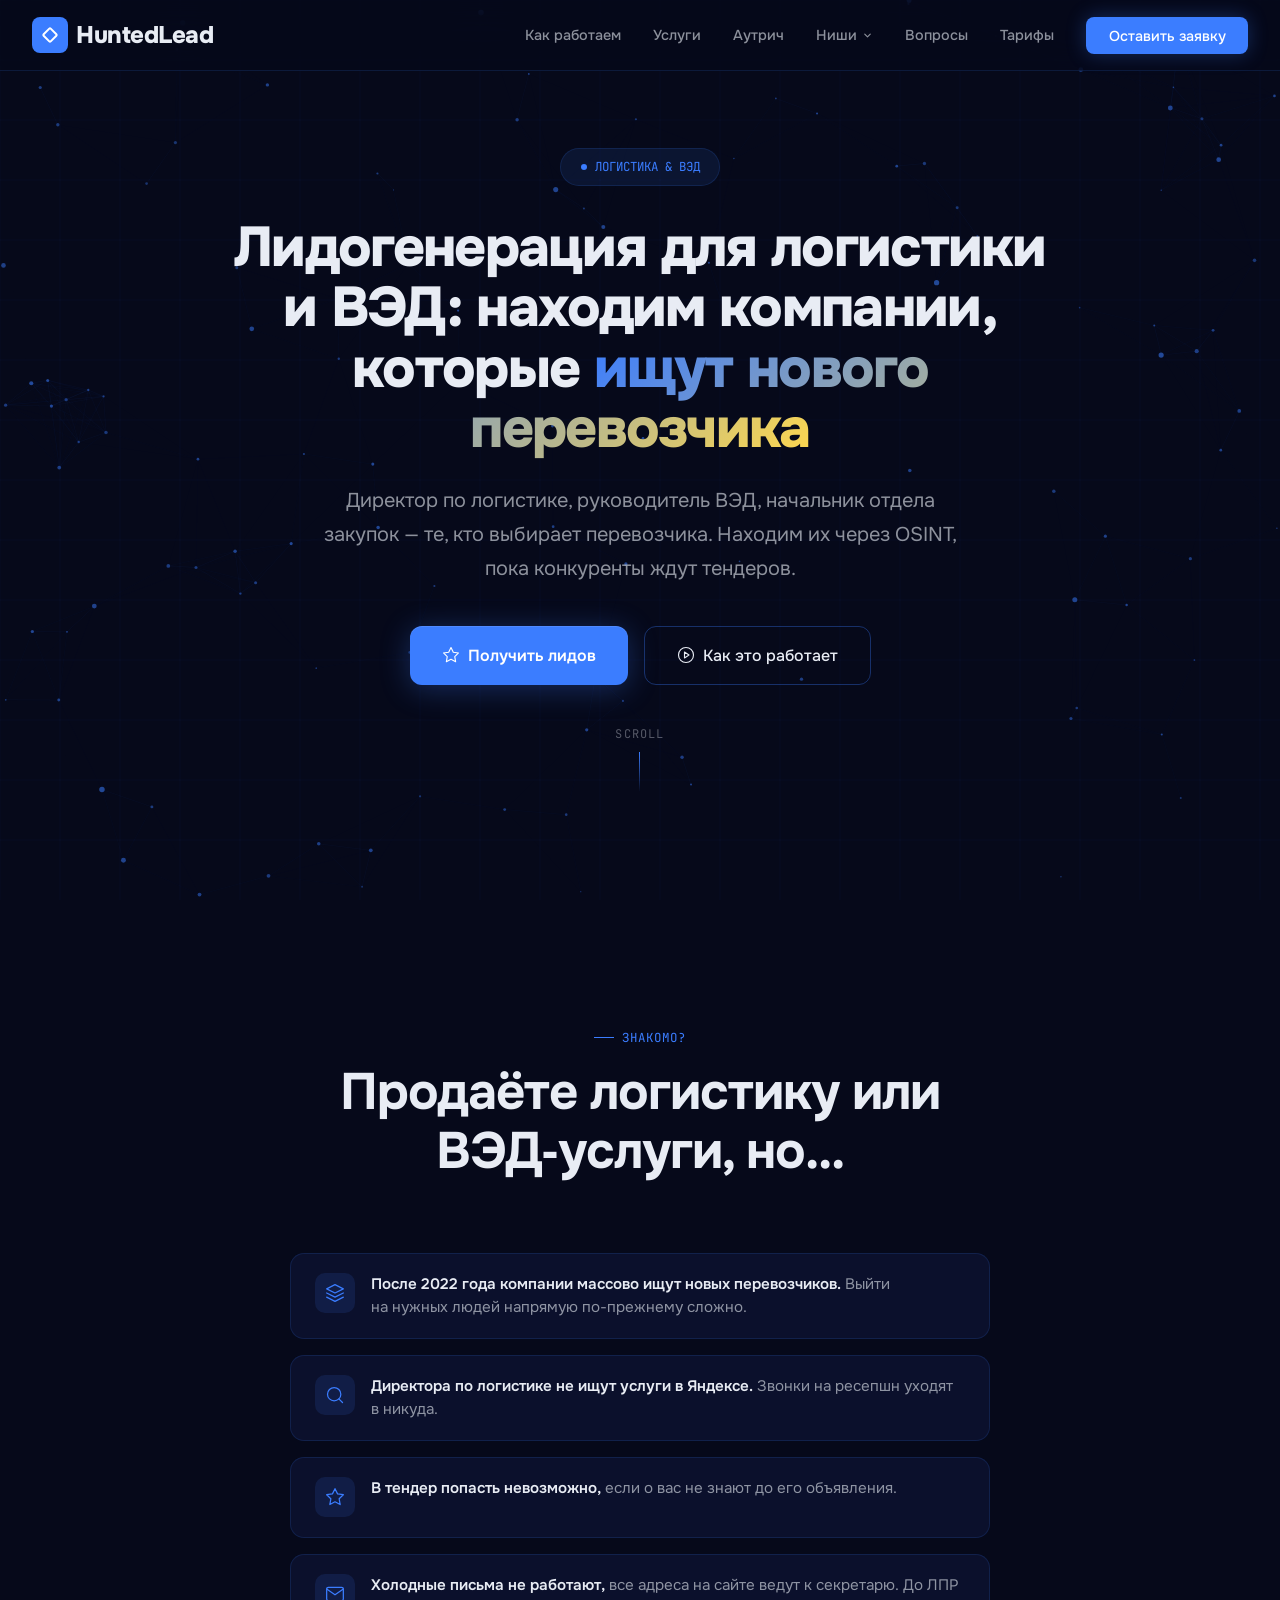
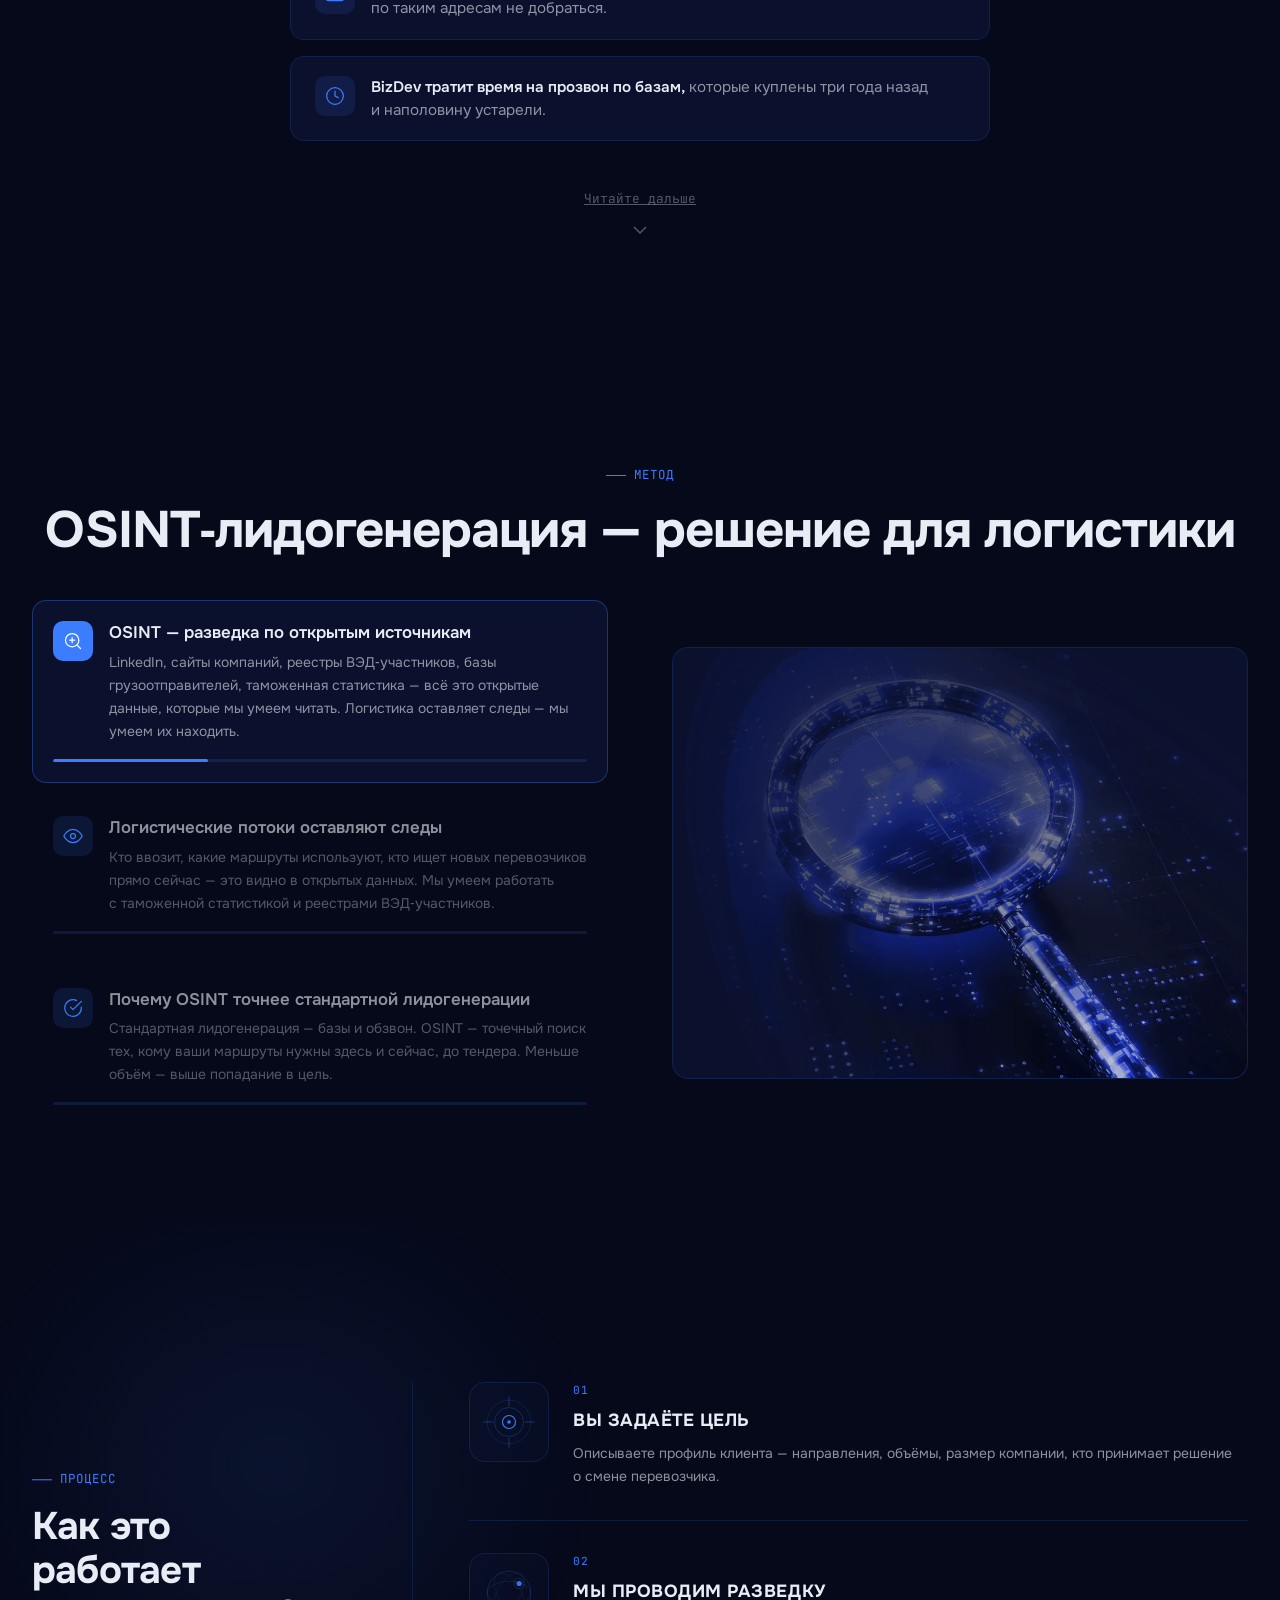
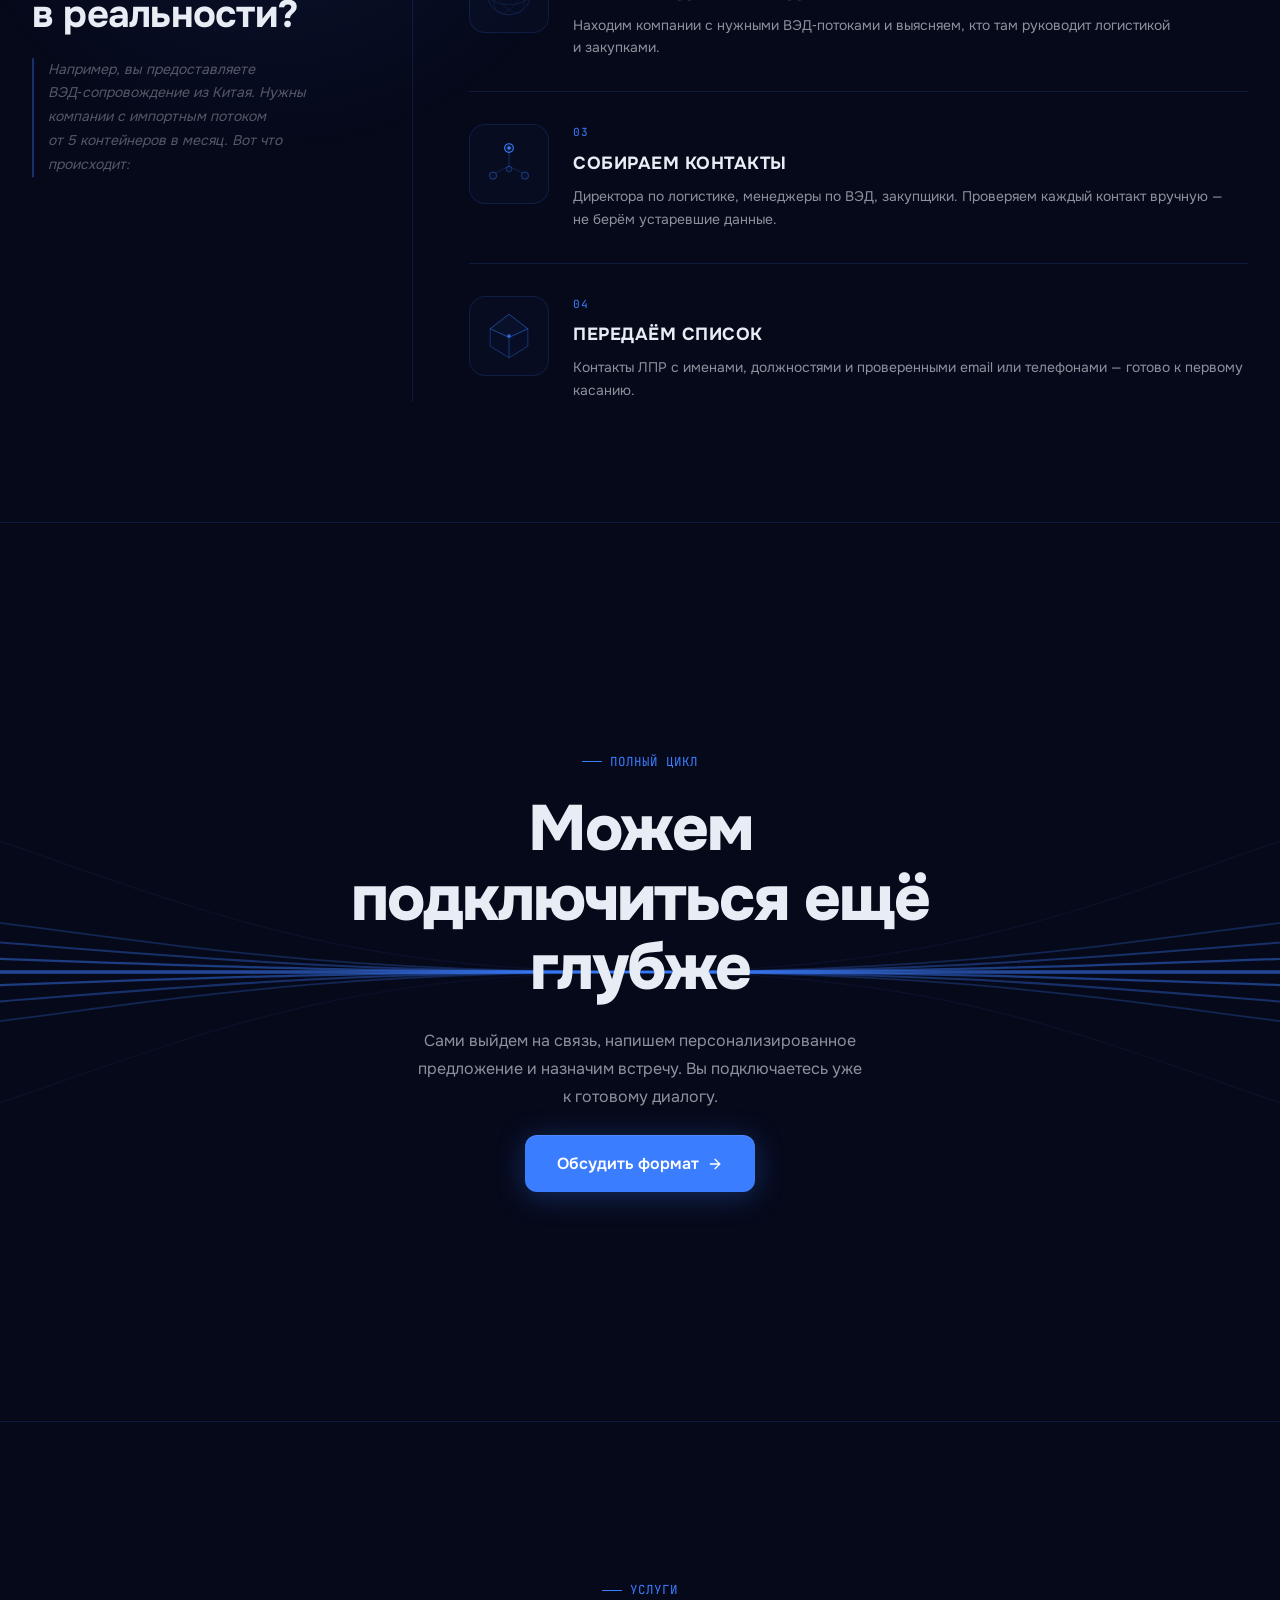
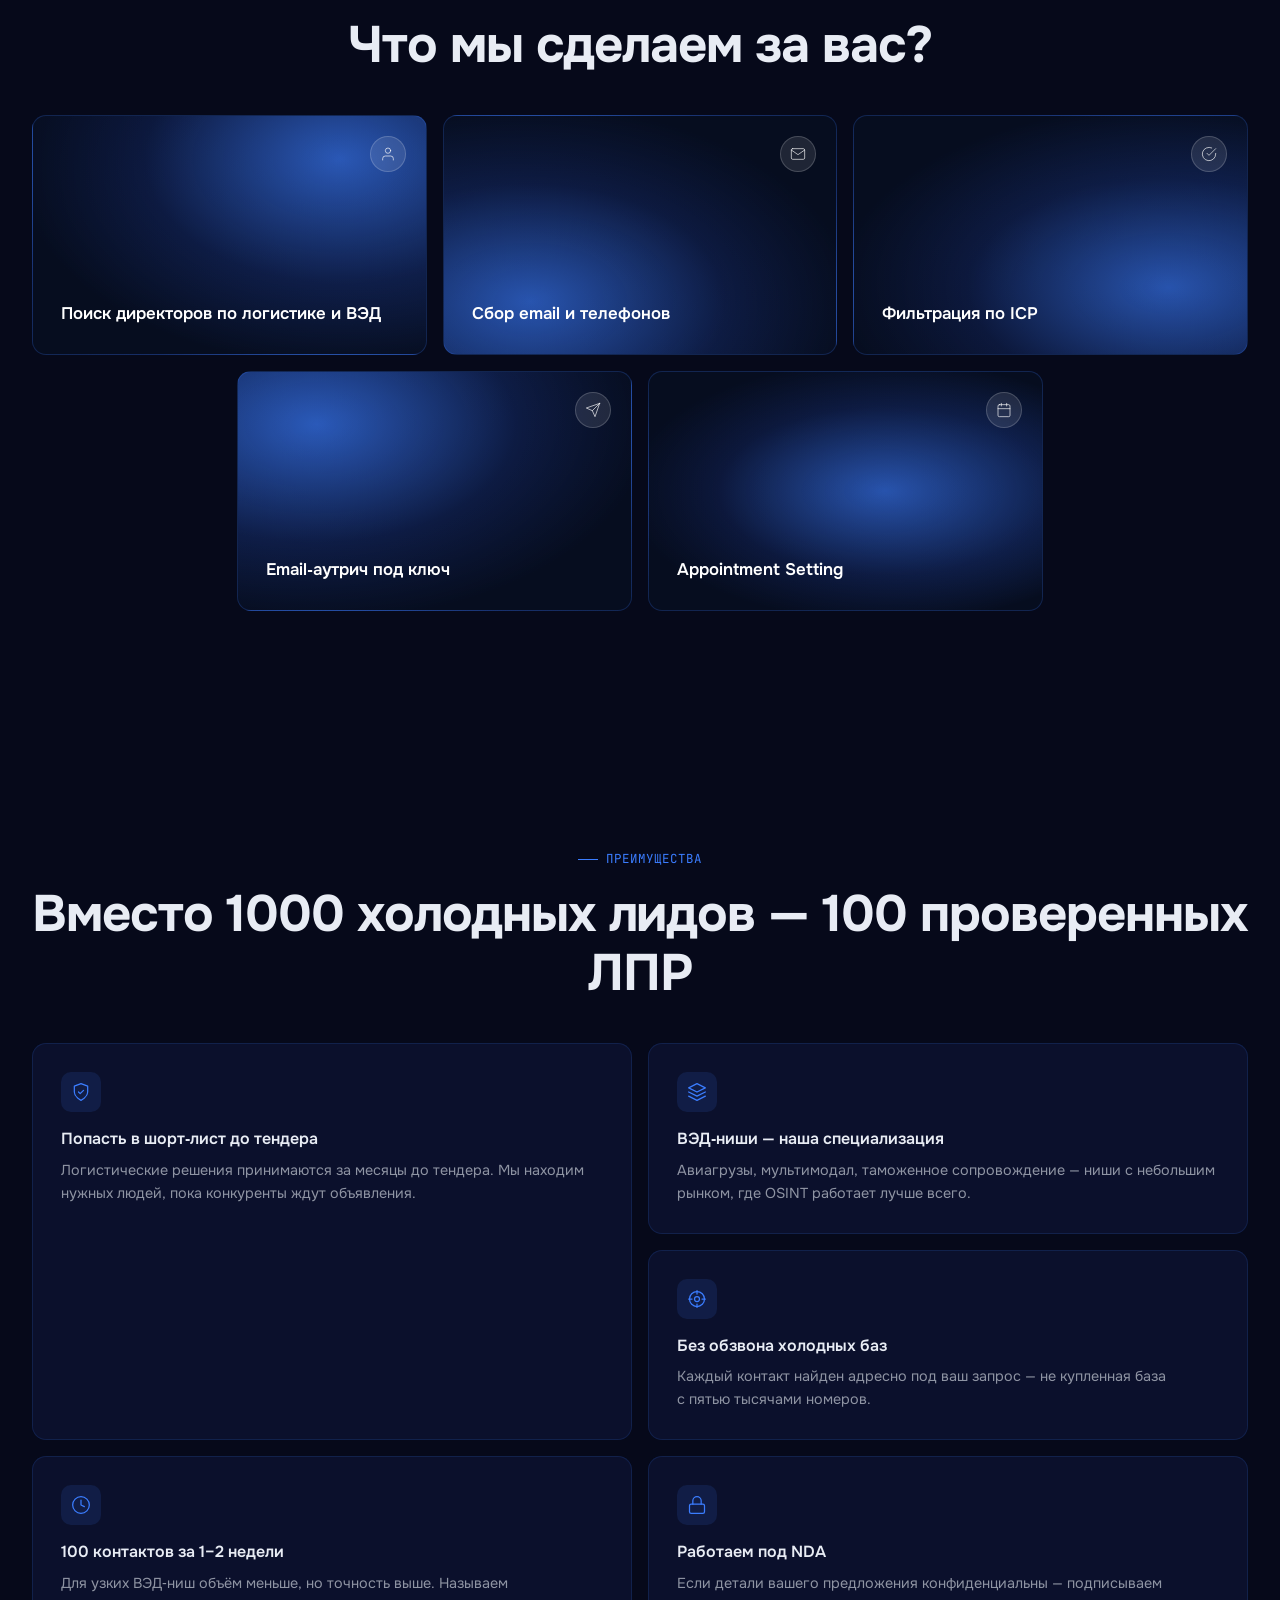
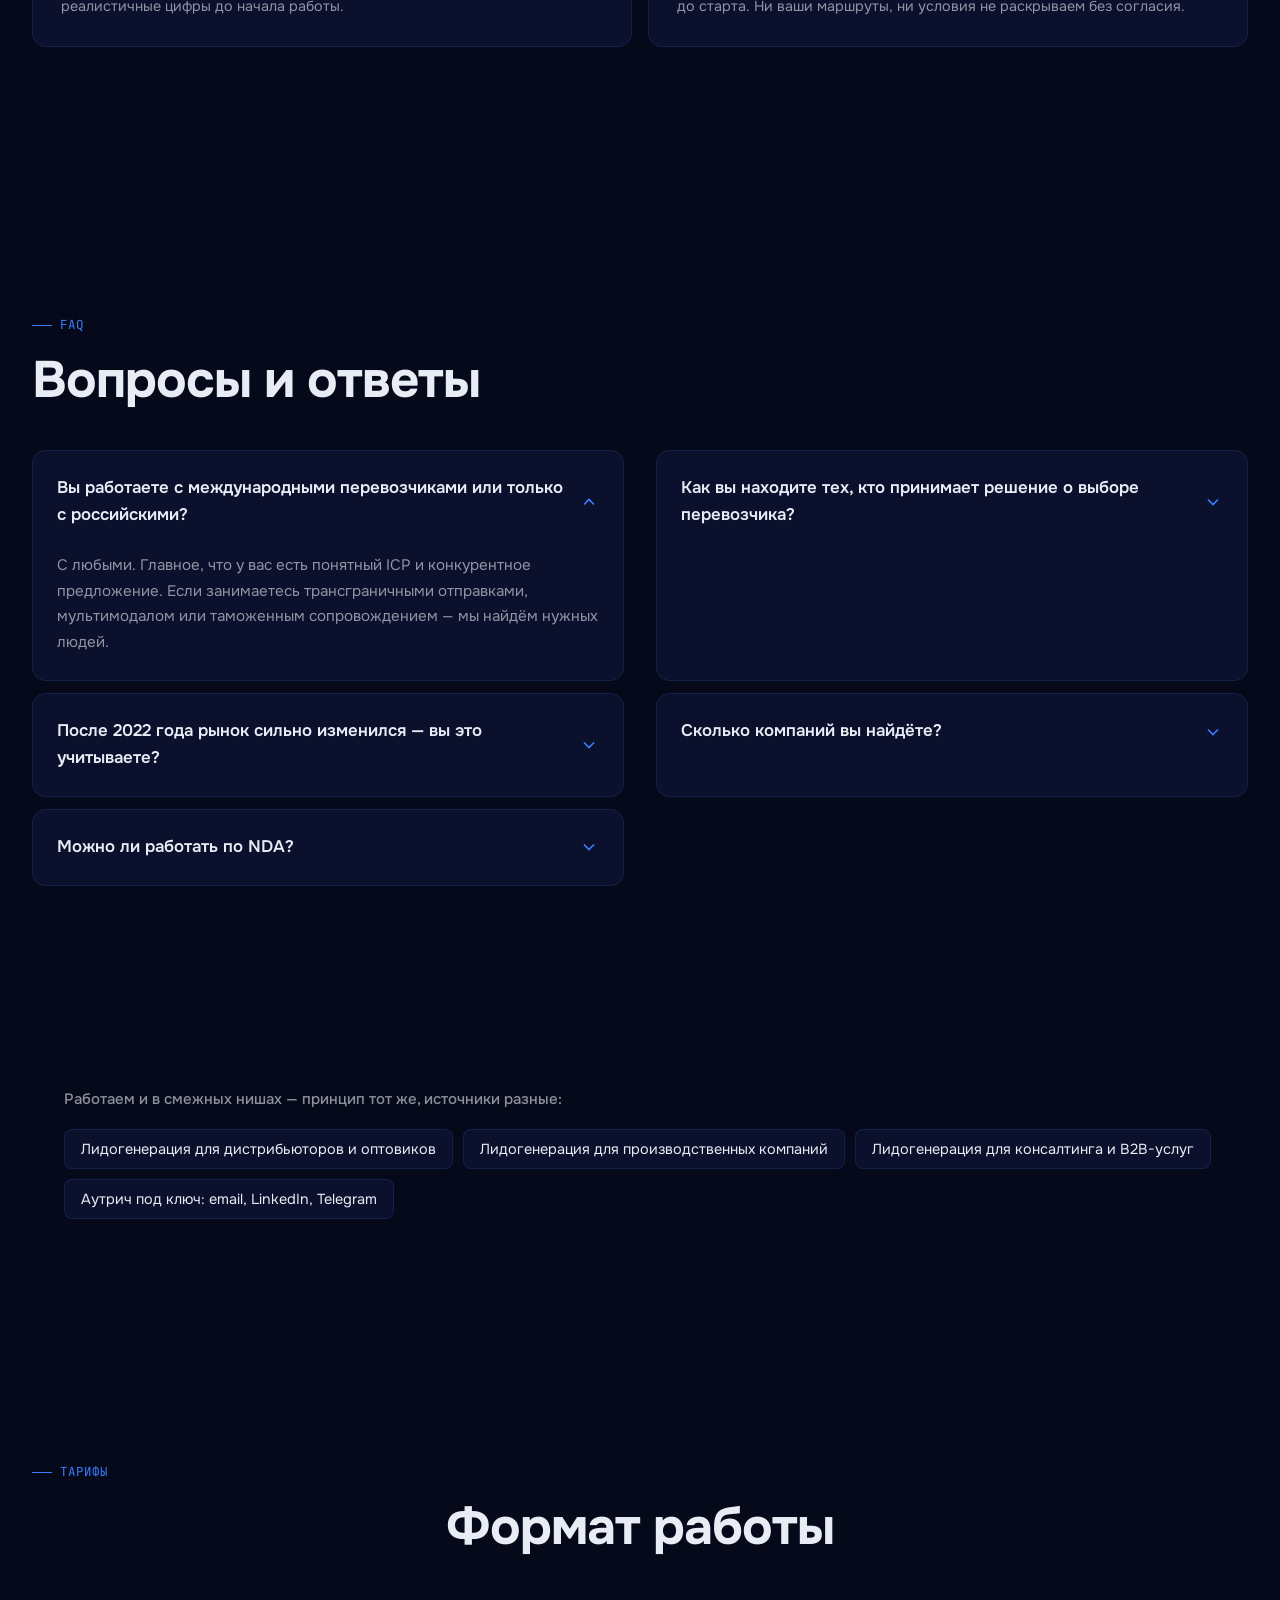
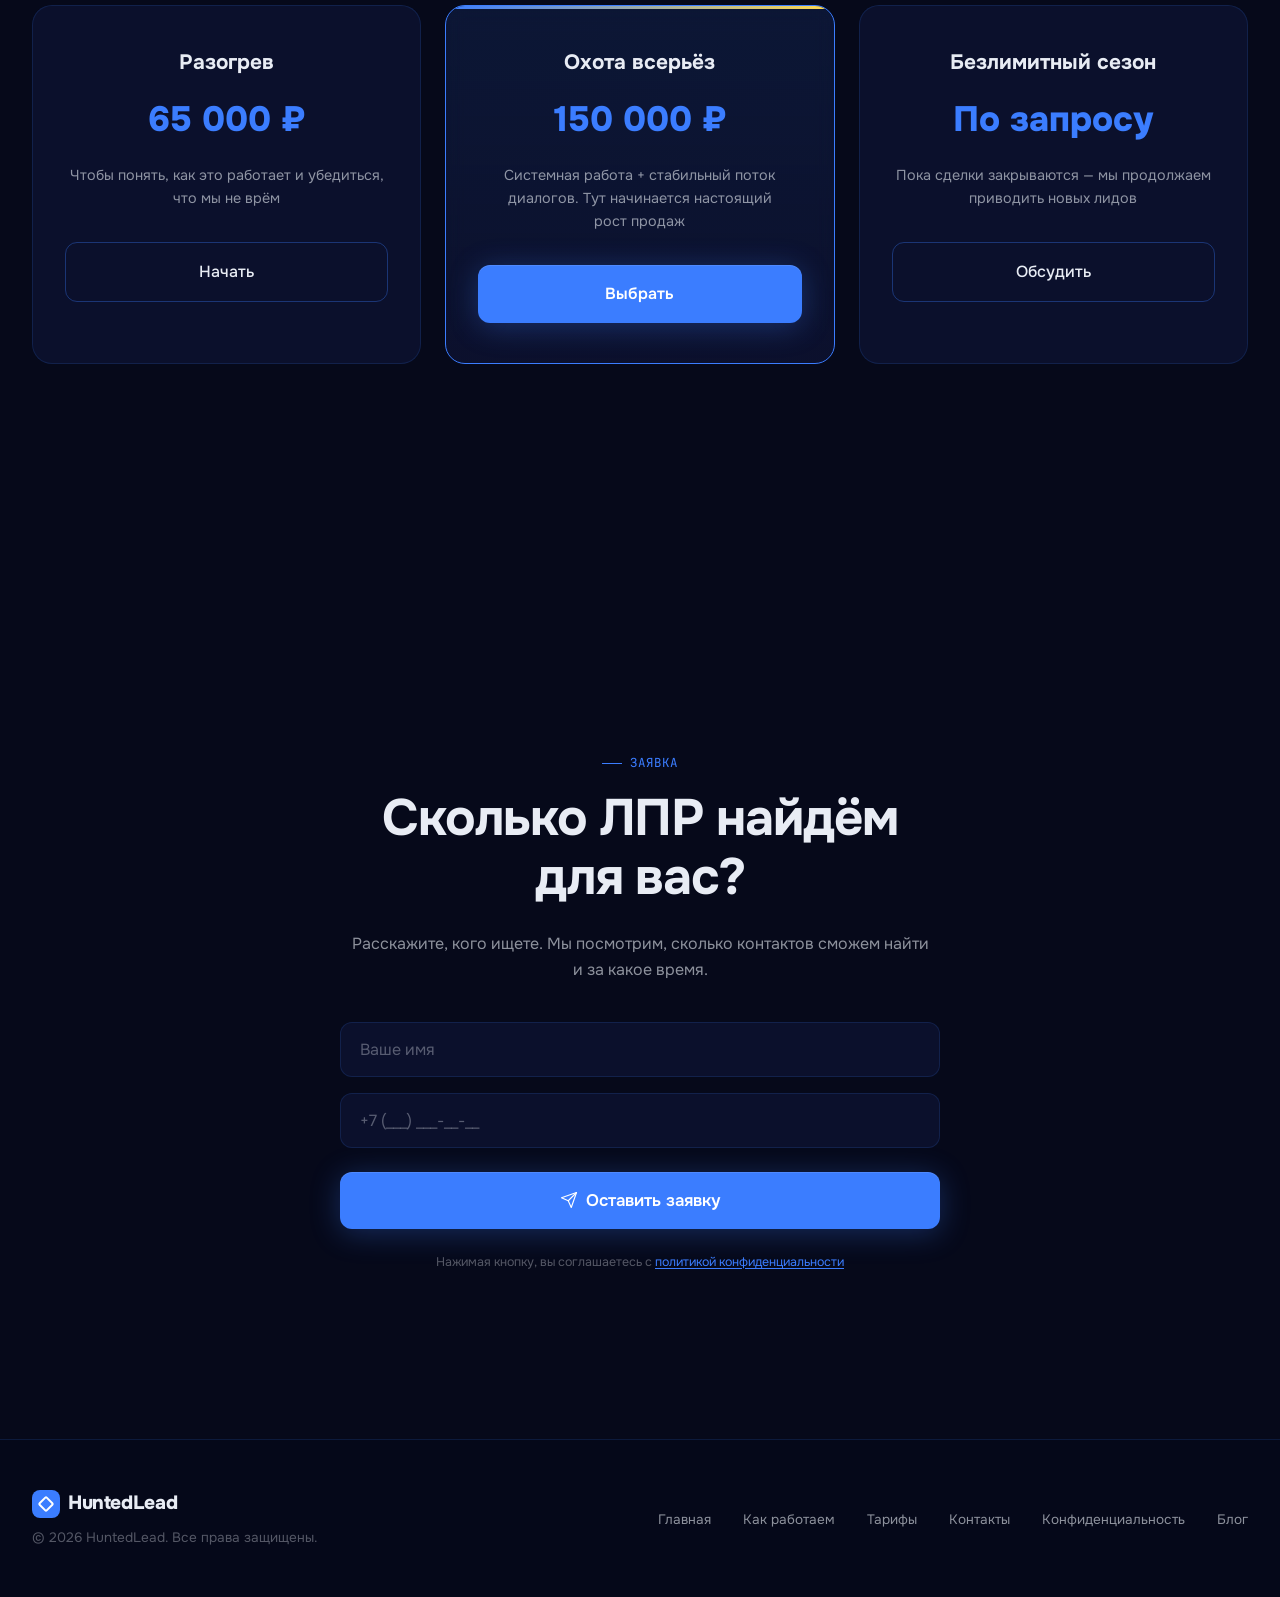
<file: industry-logistics.html>
<!DOCTYPE html>
<html lang="ru">
<head>
<meta charset="UTF-8">
<meta name="viewport" content="width=device-width, initial-scale=1.0">
<title>Лидогенерация для логистики, ВЭД и таможни | HuntedLead</title>
<link rel="preconnect" href="https://fonts.googleapis.com">
<link rel="preconnect" href="https://fonts.gstatic.com" crossorigin>
<link href="https://fonts.googleapis.com/css2?family=Onest:wght@300;400;500;600;700;800&family=JetBrains+Mono:wght@400;500&display=swap" rel="stylesheet">
<link rel="stylesheet" href="styles/main.css?v=20260624">
<script src="nav.js" defer></script>
<script src="form.js" defer></script>

<script type="application/ld+json">
{
  "@context": "https://schema.org",
  "@type": "FAQPage",
  "mainEntity": [
    {"@type":"Question","name":"Вы работаете с международными перевозчиками или только с российскими?","acceptedAnswer":{"@type":"Answer","text":"С любыми. Главное, что у вас есть понятный ICP и конкурентное предложение. Если занимаетесь трансграничными отправками, мультимодалом или таможенным сопровождением, мы найдём нужных людей."}},
    {"@type":"Question","name":"Как вы находите тех, кто принимает решение о выборе перевозчика?","acceptedAnswer":{"@type":"Answer","text":"Через открытые источники: структуру компаний, профили сотрудников, отраслевые реестры. В крупных компаниях это директор по логистике или SCM-директор, в средних — операционный директор или собственник."}},
    {"@type":"Question","name":"После 2022 года рынок сильно изменился — вы это учитываете?","acceptedAnswer":{"@type":"Answer","text":"Да. Поэтому OSINT сейчас работает лучше, чем покупные базы — актуальные контакты обновляются быстро, а старые данные устарели. Мы ищем тех, кто активен прямо сейчас."}},
    {"@type":"Question","name":"Сколько компаний вы найдёте?","acceptedAnswer":{"@type":"Answer","text":"Зависит от ниши. В среднем 100 контактов за 1–2 недели. Для специфических маршрутов или узких ВЭД-профилей — меньше, но точнее. Называем реальную цифру до старта."}},
    {"@type":"Question","name":"Можно ли работать по NDA?","acceptedAnswer":{"@type":"Answer","text":"Да, так и работаем. Подписываем до начала работы. Ни ваше предложение, ни детали проекта не раскрываем без вашего согласия."}}
  ]
}
</script>

<script type="application/ld+json">
{
  "@context": "https://schema.org",
  "@type": "BreadcrumbList",
  "itemListElement": [
    {"@type":"ListItem","position":1,"name":"Главная","item":"https://huntedlead.ru"},
    {"@type":"ListItem","position":2,"name":"Лидогенерация для логистики и ВЭД","item":"https://huntedlead.ru/industry-logistics"}
  ]
}
</script>

<meta name="yandex-verification" content="6d3543e8a81e042b" />

<link rel="shortcut icon" href="/favicon.ico">
<link rel="icon" type="image/x-icon" href="/favicon.ico">
<link rel="icon" type="image/png" sizes="32x32" href="/favicon-32x32.png">
<link rel="icon" type="image/png" sizes="16x16" href="/favicon-16x16.png">
<link rel="icon" type="image/svg+xml" href="/favicon.svg">
<link rel="apple-touch-icon" sizes="180x180" href="/apple-touch-icon.png">

<meta name="description" content="Находим директоров по логистике, руководителей ВЭД и начальников отдела закупок через OSINT. Верифицированные контакты для транспортных компаний, экспедиторов и таможенных брокеров.">
<meta name="robots" content="index, follow">
<link rel="canonical" href="https://huntedlead.ru/industry-logistics">

<meta property="og:type" content="website">
<meta property="og:url" content="https://huntedlead.ru/industry-logistics">
<meta property="og:title" content="Лидогенерация для логистики, ВЭД и таможни | HuntedLead">
<meta property="og:description" content="Находим директоров по логистике и руководителей ВЭД для транспортных компаний и экспедиторов. Верифицированные контакты через OSINT.">
<meta property="og:site_name" content="HuntedLead">
<meta property="og:locale" content="ru_RU">
<meta property="og:image" content="https://huntedlead.ru/images/og/og-industry-logistics.jpg">
<meta property="og:image:width" content="1200">
<meta property="og:image:height" content="630">
<meta property="og:image:type" content="image/jpeg">

<meta name="twitter:card" content="summary_large_image">
<meta name="twitter:title" content="Лидогенерация для логистики и ВЭД | HuntedLead">
<meta name="twitter:description" content="Находим директоров по логистике и руководителей ВЭД для перевозчиков и экспедиторов. OSINT-разведка.">
<meta name="twitter:image" content="https://huntedlead.ru/images/og/og-industry-logistics.jpg">

<script type="text/javascript">
   (function(m,e,t,r,i,k,a){m[i]=m[i]||function(){(m[i].a=m[i].a||[]).push(arguments)};
   m[i].l=1*new Date();
   for (var j = 0; j < document.scripts.length; j++) {if (document.scripts[j].src === r) { return; }}
   k=e.createElement(t),a=e.getElementsByTagName(t)[0],k.async=1,k.src=r,a.parentNode.insertBefore(k,a)})
   (window, document, "script", "https://mc.yandex.ru/metrika/tag.js", "ym");
   ym(108561966, "init", { clickmap:true, trackLinks:true, accurateTrackBounce:true, webvisor:true });
</script>
<script type="application/ld+json">
{
  "@context": "https://schema.org",
  "@graph": [
    {
      "@type": "ProfessionalService",
      "@id": "https://huntedlead.ru/#organization",
      "name": "HuntedLead",
      "url": "https://huntedlead.ru/",
      "description": "OSINT-лидогенерация для B2B: находим email, телефоны и LinkedIn руководителей целевых компаний.",
      "logo": {
        "@type": "ImageObject",
        "@id": "https://huntedlead.ru/#logo",
        "url": "https://huntedlead.ru/images/huntedlead-logo-512.png",
        "contentUrl": "https://huntedlead.ru/images/huntedlead-logo-512.png",
        "width": 512,
        "height": 512,
        "caption": "HuntedLead"
      },
      "image": {
        "@id": "https://huntedlead.ru/#logo"
      },
      "telephone": "+7 911 136-15-61",
      "email": "withmashed03@gmail.com",
      "areaServed": {
        "@type": "Country",
        "name": "Россия"
      },
      "availableLanguage": "Russian",
      "priceRange": "от 65 000 ₽",
      "sameAs": [
        "https://t.me/mmashed"
      ],
      "hasOfferCatalog": {
        "@type": "OfferCatalog",
        "name": "Тарифы",
        "itemListElement": [
          {
            "@type": "Offer",
            "name": "Разогрев",
            "price": "65000",
            "priceCurrency": "RUB",
            "description": "Проверка гипотезы: 50–100 верифицированных контактов ЛПРов"
          },
          {
            "@type": "Offer",
            "name": "Охота всерьёз",
            "price": "150000",
            "priceCurrency": "RUB",
            "description": "Системная работа: до 300 контактов + непрерывный поток диалогов"
          },
          {
            "@type": "Offer",
            "name": "Безлимитный сезон",
            "priceCurrency": "RUB",
            "description": "Выделенная команда под ваш поток: объём и условия обсуждаются под задачу",
            "availability": "https://schema.org/InStock"
          }
        ]
      }
    },
    {
      "@type": "WebSite",
      "@id": "https://huntedlead.ru/#website",
      "url": "https://huntedlead.ru/",
      "name": "HuntedLead",
      "description": "OSINT-лидогенерация и B2B-аутрич",
      "publisher": {
        "@id": "https://huntedlead.ru/#organization"
      },
      "inLanguage": "ru-RU"
    }
  ]
}
</script>

</head>
<body>

<noscript><div><img src="https://mc.yandex.ru/watch/108561966" style="position:absolute; left:-9999px;" alt=""/></div></noscript>

<canvas id="bg-canvas"></canvas>

<header class="site-header" id="siteHeader">
  <div class="header-inner">
    <a href="/" class="logo">
      <div class="logo-icon"></div>
      HuntedLead
    </a>
    <nav>
      <ul class="nav-links" id="navLinks">
        <li><a href="#how">Как работаем</a></li>
        <li><a href="#services">Услуги</a></li>
        <li><a href="/outreach">Аутрич</a></li>
        <li class="nav-dropdown">
          <button class="nav-dropdown-btn" aria-expanded="false" aria-haspopup="true">
            Ниши
            <svg width="11" height="11" viewBox="0 0 24 24" fill="none" stroke="currentColor" stroke-width="2.5" stroke-linecap="round" stroke-linejoin="round" aria-hidden="true"><polyline points="6 9 12 15 18 9"/></svg>
          </button>
          <ul class="nav-dropdown-menu" role="menu">
            <li role="none"><a href="/industry-it" role="menuitem">IT и SaaS</a></li>
            <li role="none"><a href="/industry-manufacturing" role="menuitem">Производствам</a></li>
            <li role="none"><a href="/industry-distributors" role="menuitem">Дистрибьюторам</a></li>
            <li role="none"><a href="/industry-consulting" role="menuitem">Консалтинг</a></li>
            <li role="none"><a href="/industry-hrtech" role="menuitem">HR-tech</a></li>
            <li role="none"><a href="/industry-logistics" role="menuitem" aria-current="page">Логистика и ВЭД</a></li>
          </ul>
        </li>
        <li><a href="#faq">Вопросы</a></li>
        <li><a href="#pricing">Тарифы</a></li>
        <li><a href="#contact" class="nav-cta">Оставить заявку</a></li>
      </ul>
    </nav>
    <button class="mobile-toggle" id="mobileToggle" aria-label="Меню">
      <span></span><span></span><span></span>
    </button>
  </div>
</header>

<div class="content-wrapper">

  <!-- HERO -->
  <section class="hero" id="hero">
    <div class="hero-badge">
      <span class="dot"></span>
      ЛОГИСТИКА &amp; ВЭД
    </div>
    <h1>Лидогенерация для&nbsp;логистики и&nbsp;ВЭД: находим компании, которые <span class="highlight">ищут нового перевозчика</span></h1>
    <p class="hero-sub">Директор по&nbsp;логистике, руководитель ВЭД, начальник отдела закупок — те, кто выбирает перевозчика. Находим их&nbsp;через OSINT, пока конкуренты ждут тендеров.</p>
    <div class="hero-cta-group">
      <a href="#contact" class="btn-primary">
        <svg width="18" height="18" viewBox="0 0 24 24" fill="none" stroke="currentColor" stroke-width="1.5" stroke-linecap="round" stroke-linejoin="round"><path d="M12 2l3.09 6.26L22 9.27l-5 4.87 1.18 6.88L12 17.77l-6.18 3.25L7 14.14 2 9.27l6.91-1.01L12 2z"/></svg>
        Получить лидов
      </a>
      <a href="#how" class="btn-secondary">
        <svg width="18" height="18" viewBox="0 0 24 24" fill="none" stroke="currentColor" stroke-width="1.5" stroke-linecap="round" stroke-linejoin="round"><circle cx="12" cy="12" r="10"/><polygon points="10 8 16 12 10 16 10 8"/></svg>
        Как это работает
      </a>
    </div>
    <div class="scroll-indicator">
      <span>scroll</span>
      <div class="scroll-line"></div>
    </div>
  </section>

  <!-- PAIN -->
  <section class="pain-section" id="pain">
    <div class="pain-content">
      <div class="section-tag">Знакомо?</div>
      <h2 class="section-title">Продаёте логистику или ВЭД&#8209;услуги, но...</h2>
    </div>
    <div class="pain-grid">
      <div class="pain-item" data-delay="0">
        <div class="pain-icon">
          <svg viewBox="0 0 24 24"><path d="M12 2L2 7l10 5 10-5-10-5zM2 17l10 5 10-5M2 12l10 5 10-5"/></svg>
        </div>
        <p><strong>После 2022 года компании массово ищут новых перевозчиков.</strong> Выйти на&nbsp;нужных людей напрямую по-прежнему сложно.</p>
      </div>
      <div class="pain-item" data-delay="100">
        <div class="pain-icon">
          <svg viewBox="0 0 24 24"><circle cx="11" cy="11" r="8"/><line x1="21" y1="21" x2="16.65" y2="16.65"/></svg>
        </div>
        <p><strong>Директора по&nbsp;логистике не&nbsp;ищут услуги в&nbsp;Яндексе.</strong> Звонки на&nbsp;ресепшн уходят в&nbsp;никуда.</p>
      </div>
      <div class="pain-item" data-delay="200">
        <div class="pain-icon">
          <svg viewBox="0 0 24 24"><polygon points="12 2 15.09 8.26 22 9.27 17 14.14 18.18 21.02 12 17.77 5.82 21.02 7 14.14 2 9.27 8.91 8.26 12 2"/></svg>
        </div>
        <p><strong>В&nbsp;тендер попасть невозможно,</strong> если о&nbsp;вас не&nbsp;знают до&nbsp;его объявления.</p>
      </div>
      <div class="pain-item" data-delay="300">
        <div class="pain-icon">
          <svg viewBox="0 0 24 24"><path d="M4 4h16c1.1 0 2 .9 2 2v12c0 1.1-.9 2-2 2H4c-1.1 0-2-.9-2-2V6c0-1.1.9-2 2-2z"/><polyline points="22,6 12,13 2,6"/></svg>
        </div>
        <p><strong>Холодные письма не&nbsp;работают,</strong> все адреса на&nbsp;сайте ведут к&nbsp;секретарю. До&nbsp;ЛПР по&nbsp;таким адресам не&nbsp;добраться.</p>
      </div>
      <div class="pain-item" data-delay="400">
        <div class="pain-icon">
          <svg viewBox="0 0 24 24"><circle cx="12" cy="12" r="10"/><polyline points="12 6 12 12 16 14"/></svg>
        </div>
        <p><strong>BizDev тратит время на&nbsp;прозвон по&nbsp;базам,</strong> которые куплены три года назад и&nbsp;наполовину устарели.</p>
      </div>
    </div>
    <a href="#osint" class="scroll-arrow">
      <span>Читайте дальше</span>
      <svg viewBox="0 0 24 24"><polyline points="6 9 12 15 18 9"/></svg>
    </a>
  </section>

  <!-- OSINT FEATURES -->
  <section class="features-section" id="osint">
    <div class="features-inner">
      <div class="features-header">
        <div class="section-tag">Метод</div>
        <h2 class="section-title">OSINT&#8209;лидогенерация — решение для&nbsp;логистики</h2>
      </div>
      <div class="features-grid">
        <div class="features-list">

          <div class="feature-item active" data-delay="0">
            <div class="feature-item-top">
              <div class="feature-icon">
                <svg viewBox="0 0 24 24"><circle cx="11" cy="11" r="8"/><line x1="21" y1="21" x2="16.65" y2="16.65"/><line x1="11" y1="8" x2="11" y2="14"/><line x1="8" y1="11" x2="14" y2="11"/></svg>
              </div>
              <div class="feature-body">
                <h3>OSINT — разведка по&nbsp;открытым источникам</h3>
                <p>LinkedIn, сайты компаний, реестры ВЭД&#8209;участников, базы грузоотправителей, таможенная статистика — всё это открытые данные, которые мы умеем читать. Логистика оставляет следы — мы умеем их&nbsp;находить.</p>
              </div>
            </div>
            <div class="feature-progress-wrap"><div class="feature-progress-bar"></div></div>
          </div>

          <div class="feature-item" data-delay="80">
            <div class="feature-item-top">
              <div class="feature-icon">
                <svg viewBox="0 0 24 24"><path d="M1 12s4-8 11-8 11 8 11 8-4 8-11 8-11-8-11-8z"/><circle cx="12" cy="12" r="3"/></svg>
              </div>
              <div class="feature-body">
                <h3>Логистические потоки оставляют следы</h3>
                <p>Кто ввозит, какие маршруты используют, кто ищет новых перевозчиков прямо сейчас — это видно в&nbsp;открытых данных. Мы умеем работать с&nbsp;таможенной статистикой и&nbsp;реестрами ВЭД&#8209;участников.</p>
              </div>
            </div>
            <div class="feature-progress-wrap"><div class="feature-progress-bar"></div></div>
          </div>

          <div class="feature-item" data-delay="160">
            <div class="feature-item-top">
              <div class="feature-icon">
                <svg viewBox="0 0 24 24"><path d="M22 11.08V12a10 10 0 11-5.93-9.14"/><polyline points="22 4 12 14.01 9 11.01"/></svg>
              </div>
              <div class="feature-body">
                <h3>Почему OSINT точнее стандартной лидогенерации</h3>
                <p>Стандартная лидогенерация — базы и&nbsp;обзвон. OSINT — точечный поиск тех, кому ваши маршруты нужны здесь и&nbsp;сейчас, до&nbsp;тендера. Меньше объём — выше попадание в&nbsp;цель.</p>
              </div>
            </div>
            <div class="feature-progress-wrap"><div class="feature-progress-bar"></div></div>
          </div>

        </div>
        <div class="features-visual">
          <div class="features-image-wrap">
            <img src="/images/osint-razvedka.webp" alt="OSINT разведка открытых источников для логистики" class="active" width="1000" height="1000" decoding="async" fetchpriority="high">
            <img src="/images/osint-proverka.webp" alt="Логистические потоки в открытых данных" width="1000" height="1000" decoding="async">
            <img src="/images/osint-cel.webp" alt="Точечный поиск директоров по логистике и ВЭД" width="1000" height="1000" decoding="async">
          </div>
        </div>
      </div>
    </div>
  </section>

  <!-- HOW IT WORKS -->
  <section class="how-section" id="how">
    <div class="how-split">
      <div class="how-left">
        <div class="section-tag">Процесс</div>
        <h2 class="section-title">Как это работает в&nbsp;реальности?</h2>
        <p class="how-example">Например, вы предоставляете ВЭД&#8209;сопровождение из&nbsp;Китая. Нужны компании с&nbsp;импортным потоком от&nbsp;5&nbsp;контейнеров в&nbsp;месяц. Вот что происходит:</p>
      </div>
      <div class="how-right">
        <div class="how-step" data-delay="0">
          <div class="how-step-icon">
            <svg viewBox="0 0 80 80" fill="none" xmlns="http://www.w3.org/2000/svg">
              <circle cx="40" cy="40" r="30" stroke="rgba(59,125,255,0.2)" stroke-width="1"/>
              <circle cx="40" cy="40" r="20" stroke="rgba(59,125,255,0.35)" stroke-width="1"/>
              <circle cx="40" cy="40" r="9" stroke="#3b7dff" stroke-width="1.5"/>
              <line x1="40" y1="5" x2="40" y2="18" stroke="rgba(59,125,255,0.5)" stroke-width="1"/>
              <line x1="40" y1="62" x2="40" y2="75" stroke="rgba(59,125,255,0.5)" stroke-width="1"/>
              <line x1="5"  y1="40" x2="18" y2="40" stroke="rgba(59,125,255,0.5)" stroke-width="1"/>
              <line x1="62" y1="40" x2="75" y2="40" stroke="rgba(59,125,255,0.5)" stroke-width="1"/>
              <circle cx="40" cy="40" r="2.5" fill="#3b7dff"/>
            </svg>
          </div>
          <div class="how-step-body">
            <span class="how-step-num">01</span>
            <h3>Вы задаёте цель</h3>
            <p>Описываете профиль клиента — направления, объёмы, размер компании, кто принимает решение о&nbsp;смене перевозчика.</p>
          </div>
        </div>
        <div class="how-step" data-delay="120">
          <div class="how-step-icon">
            <svg viewBox="0 0 80 80" fill="none" xmlns="http://www.w3.org/2000/svg">
              <ellipse cx="40" cy="40" rx="30" ry="16" stroke="rgba(59,125,255,0.2)" stroke-width="1"/>
              <ellipse cx="40" cy="40" rx="30" ry="16" stroke="rgba(59,125,255,0.12)" stroke-width="1" transform="rotate(60 40 40)"/>
              <ellipse cx="40" cy="40" rx="30" ry="16" stroke="rgba(59,125,255,0.12)" stroke-width="1" transform="rotate(120 40 40)"/>
              <circle cx="40" cy="40" r="30" stroke="rgba(59,125,255,0.25)" stroke-width="1"/>
              <circle cx="54" cy="27" r="3.5" fill="#3b7dff" opacity="0.9"/>
              <circle cx="54" cy="27" r="7"   stroke="#3b7dff" stroke-width="0.8" opacity="0.35"/>
            </svg>
          </div>
          <div class="how-step-body">
            <span class="how-step-num">02</span>
            <h3>Мы проводим разведку</h3>
            <p>Находим компании с&nbsp;нужными ВЭД&#8209;потоками и&nbsp;выясняем, кто там руководит логистикой и&nbsp;закупками.</p>
          </div>
        </div>
        <div class="how-step" data-delay="240">
          <div class="how-step-icon">
            <svg viewBox="0 0 80 80" fill="none" xmlns="http://www.w3.org/2000/svg">
              <circle cx="40" cy="18" r="6"   stroke="#3b7dff" stroke-width="1.5" fill="rgba(59,125,255,0.1)"/>
              <circle cx="18" cy="56" r="5"   stroke="rgba(59,125,255,0.6)" stroke-width="1" fill="rgba(59,125,255,0.06)"/>
              <circle cx="62" cy="56" r="5"   stroke="rgba(59,125,255,0.6)" stroke-width="1" fill="rgba(59,125,255,0.06)"/>
              <circle cx="40" cy="47" r="4"   stroke="rgba(59,125,255,0.45)" stroke-width="1" fill="rgba(59,125,255,0.06)"/>
              <line x1="40" y1="24" x2="40" y2="43" stroke="rgba(59,125,255,0.4)" stroke-width="1"/>
              <line x1="40" y1="43" x2="22" y2="52" stroke="rgba(59,125,255,0.3)" stroke-width="1"/>
              <line x1="40" y1="43" x2="58" y2="52" stroke="rgba(59,125,255,0.3)" stroke-width="1"/>
              <circle cx="40" cy="18" r="2.5" fill="#3b7dff"/>
            </svg>
          </div>
          <div class="how-step-body">
            <span class="how-step-num">03</span>
            <h3>Собираем контакты</h3>
            <p>Директора по&nbsp;логистике, менеджеры по&nbsp;ВЭД, закупщики. Проверяем каждый контакт вручную — не&nbsp;берём устаревшие данные.</p>
          </div>
        </div>
        <div class="how-step" data-delay="360">
          <div class="how-step-icon">
            <svg viewBox="0 0 80 80" fill="none" xmlns="http://www.w3.org/2000/svg">
              <polygon points="40,10 66,30 66,54 40,70 14,54 14,30" stroke="rgba(59,125,255,0.25)" stroke-width="1"/>
              <polygon points="40,10 66,30 40,42 14,30" stroke="rgba(59,125,255,0.5)" stroke-width="1" fill="rgba(59,125,255,0.04)"/>
              <polygon points="40,42 66,30 66,54 40,70" stroke="rgba(59,125,255,0.3)" stroke-width="1" fill="rgba(59,125,255,0.02)"/>
              <polygon points="40,42 14,30 14,54 40,70" stroke="rgba(59,125,255,0.3)" stroke-width="1" fill="rgba(59,125,255,0.02)"/>
              <circle cx="40" cy="40" r="2.5" fill="#3b7dff" opacity="0.8"/>
            </svg>
          </div>
          <div class="how-step-body">
            <span class="how-step-num">04</span>
            <h3>Передаём список</h3>
            <p>Контакты ЛПР с&nbsp;именами, должностями и&nbsp;проверенными email или телефонами — готово к&nbsp;первому касанию.</p>
          </div>
        </div>
      </div>
    </div>
  </section>

  <!-- DEEPER -->
  <section class="deeper-section">
    <div class="deeper-wave" aria-hidden="true">
      <svg class="deeper-wave-svg" viewBox="0 0 1400 400" preserveAspectRatio="xMidYMid slice" fill="none" xmlns="http://www.w3.org/2000/svg">
        <path d="M0,200 C430,200 430,200 700,200 C970,200 970,200 1400,200" stroke="rgba(59,125,255,0.55)" stroke-width="1.5"/>
        <path d="M0,188 C430,188 430,200 700,200 C970,200 970,188 1400,188" stroke="rgba(59,125,255,0.45)" stroke-width="1"/>
        <path d="M0,212 C430,212 430,200 700,200 C970,200 970,212 1400,212" stroke="rgba(59,125,255,0.45)" stroke-width="1"/>
        <path d="M0,173 C430,173 430,200 700,200 C970,200 970,173 1400,173" stroke="rgba(59,125,255,0.34)" stroke-width="0.9"/>
        <path d="M0,227 C430,227 430,200 700,200 C970,200 970,227 1400,227" stroke="rgba(59,125,255,0.34)" stroke-width="0.9"/>
        <path d="M0,155 C430,155 430,200 700,200 C970,200 970,155 1400,155" stroke="rgba(59,125,255,0.24)" stroke-width="0.8"/>
        <path d="M0,245 C430,245 430,200 700,200 C970,200 970,245 1400,245" stroke="rgba(59,125,255,0.24)" stroke-width="0.8"/>
        <path d="M0,80  C430,80  430,200 700,200 C970,200 970,80  1400,80"  stroke="rgba(59,125,255,0.07)" stroke-width="0.5"/>
        <path d="M0,320 C430,320 430,200 700,200 C970,200 970,320 1400,320" stroke="rgba(59,125,255,0.07)" stroke-width="0.5"/>
      </svg>
    </div>
    <div class="deeper-inner">
      <div class="section-tag">Полный цикл</div>
      <h2 class="deeper-title">Можем подключиться ещё глубже</h2>
      <p class="deeper-sub">Сами выйдем на&nbsp;связь, напишем персонализированное предложение и&nbsp;назначим встречу. Вы подключаетесь уже к&nbsp;готовому диалогу.</p>
      <a href="#contact" class="btn-primary">
        Обсудить формат
        <svg width="16" height="16" viewBox="0 0 24 24" fill="none" stroke="currentColor" stroke-width="2" stroke-linecap="round" stroke-linejoin="round"><path d="M5 12h14"/><path d="m12 5 7 7-7 7"/></svg>
      </a>
    </div>
  </section>

  <!-- SERVICES -->
  <section class="services-section" id="services">
    <div class="services-inner">
      <div class="services-header">
        <div class="section-tag">Услуги</div>
        <h2 class="section-title">Что мы сделаем за&nbsp;вас?</h2>
      </div>
      <div class="services-grid">

        <div class="service-card" data-delay="0">
          <div class="service-card-inner">
            <div class="service-card-front">
              <div class="service-flip-icon">
                <svg viewBox="0 0 24 24"><path d="M20 21v-2a4 4 0 00-4-4H8a4 4 0 00-4 4v2"/><circle cx="12" cy="7" r="4"/></svg>
              </div>
              <h3>Поиск директоров по&nbsp;логистике и&nbsp;ВЭД</h3>
            </div>
            <div class="service-card-back">
              <p>Руководители логистики, начальники отделов ВЭД, закупщики с&nbsp;импортной функцией — через OSINT, без&nbsp;баз и&nbsp;прозвона.</p>
            </div>
          </div>
        </div>

        <div class="service-card" data-delay="100">
          <div class="service-card-inner">
            <div class="service-card-front">
              <div class="service-flip-icon">
                <svg viewBox="0 0 24 24"><path d="M4 4h16c1.1 0 2 .9 2 2v12c0 1.1-.9 2-2 2H4c-1.1 0-2-.9-2-2V6c0-1.1.9-2 2-2z"/><polyline points="22,6 12,13 2,6"/></svg>
              </div>
              <h3>Сбор email и&nbsp;телефонов</h3>
            </div>
            <div class="service-card-back">
              <p>Актуальные контакты, каждый проверен вручную. Не&nbsp;передаём данные, которые вызывают сомнения.</p>
            </div>
          </div>
        </div>

        <div class="service-card" data-delay="200">
          <div class="service-card-inner">
            <div class="service-card-front">
              <div class="service-flip-icon">
                <svg viewBox="0 0 24 24"><path d="M22 11.08V12a10 10 0 11-5.93-9.14"/><polyline points="22 4 12 14.01 9 11.01"/></svg>
              </div>
              <h3>Фильтрация по&nbsp;ICP</h3>
            </div>
            <div class="service-card-back">
              <p>Работаем только с&nbsp;теми компаниями, которые подходят под&nbsp;ваш профиль — маршруты, объёмы, отрасли, тип груза.</p>
            </div>
          </div>
        </div>

        <div class="service-card" data-delay="300">
          <div class="service-card-inner">
            <div class="service-card-front">
              <div class="service-flip-icon">
                <svg viewBox="0 0 24 24"><line x1="22" y1="2" x2="11" y2="13"/><polygon points="22 2 15 22 11 13 2 9 22 2"/></svg>
              </div>
              <h3>Email&#8209;аутрич под&nbsp;ключ</h3>
            </div>
            <div class="service-card-back">
              <p>Персонализированные письма, которые не&nbsp;похожи на&nbsp;массовую рассылку — потому что это не&nbsp;рассылка.</p>
            </div>
          </div>
        </div>

        <div class="service-card" data-delay="400">
          <div class="service-card-inner">
            <div class="service-card-front">
              <div class="service-flip-icon">
                <svg viewBox="0 0 24 24"><rect x="3" y="4" width="18" height="18" rx="2" ry="2"/><line x1="16" y1="2" x2="16" y2="6"/><line x1="8" y1="2" x2="8" y2="6"/><line x1="3" y1="10" x2="21" y2="10"/></svg>
              </div>
              <h3>Appointment Setting</h3>
            </div>
            <div class="service-card-back">
              <p>Выходим на&nbsp;связь сами, договариваемся о&nbsp;встрече — вы получаете подтверждённый слот в&nbsp;календаре с&nbsp;нужным человеком.</p>
            </div>
          </div>
        </div>

      </div>
    </div>
  </section>

  <!-- WHY US -->
  <section class="why-section" id="why">
    <div class="why-inner">
      <div class="why-header">
        <div class="section-tag">Преимущества</div>
        <h2 class="section-title">Вместо 1000 холодных лидов — 100 проверенных ЛПР</h2>
      </div>
      <div class="why-grid">
        <div class="why-card why-card-1" data-delay="0">
          <div class="why-card-icon">
            <svg viewBox="0 0 24 24"><path d="M12 22s8-4 8-10V5l-8-3-8 3v7c0 6 8 10 8 10z"/><polyline points="9 12 11 14 15 10"/></svg>
          </div>
          <div class="why-card-body">
            <h3>Попасть в&nbsp;шорт&#8209;лист до&nbsp;тендера</h3>
            <p>Логистические решения принимаются за&nbsp;месяцы до&nbsp;тендера. Мы находим нужных людей, пока конкуренты ждут объявления.</p>
          </div>
        </div>
        <div class="why-card why-card-2" data-delay="100">
          <div class="why-card-icon">
            <svg viewBox="0 0 24 24"><polygon points="12 2 2 7 12 12 22 7 12 2"/><polyline points="2 17 12 22 22 17"/><polyline points="2 12 12 17 22 12"/></svg>
          </div>
          <div class="why-card-body">
            <h3>ВЭД&#8209;ниши — наша специализация</h3>
            <p>Авиагрузы, мультимодал, таможенное сопровождение — ниши с&nbsp;небольшим рынком, где OSINT работает лучше всего.</p>
          </div>
        </div>
        <div class="why-card why-card-3" data-delay="200">
          <div class="why-card-icon">
            <svg viewBox="0 0 24 24"><circle cx="12" cy="12" r="9"/><circle cx="12" cy="12" r="3"/><line x1="12" y1="2" x2="12" y2="6"/><line x1="12" y1="18" x2="12" y2="22"/><line x1="2" y1="12" x2="6" y2="12"/><line x1="18" y1="12" x2="22" y2="12"/></svg>
          </div>
          <div class="why-card-body">
            <h3>Без обзвона холодных баз</h3>
            <p>Каждый контакт найден адресно под&nbsp;ваш запрос — не&nbsp;купленная база с&nbsp;пятью тысячами номеров.</p>
          </div>
        </div>
        <div class="why-card why-card-4" data-delay="300">
          <div class="why-card-icon">
            <svg viewBox="0 0 24 24"><circle cx="12" cy="12" r="10"/><polyline points="12 6 12 12 16 14"/></svg>
          </div>
          <div class="why-card-body">
            <h3>100 контактов за&nbsp;1–2 недели</h3>
            <p>Для узких ВЭД&#8209;ниш объём меньше, но&nbsp;точность выше. Называем реалистичные цифры до&nbsp;начала работы.</p>
          </div>
        </div>
        <div class="why-card why-card-5" data-delay="400">
          <div class="why-card-icon">
            <svg viewBox="0 0 24 24"><rect x="3" y="11" width="18" height="11" rx="2" ry="2"/><path d="M7 11V7a5 5 0 0110 0v4"/></svg>
          </div>
          <div class="why-card-body">
            <h3>Работаем под&nbsp;NDA</h3>
            <p>Если детали вашего предложения конфиденциальны — подписываем до&nbsp;старта. Ни&nbsp;ваши маршруты, ни&nbsp;условия не&nbsp;раскрываем без согласия.</p>
          </div>
        </div>
      </div>
    </div>
  </section>

  <!-- FAQ -->
  <section class="faq-section" id="faq">
    <div class="faq-content">
      <div class="section-tag">FAQ</div>
      <h2 class="section-title">Вопросы и&nbsp;ответы</h2>
      <div class="faq-list">
        <div class="faq-item open">
          <div class="faq-q" onclick="toggleFaq(this)">
            <span>Вы работаете с&nbsp;международными перевозчиками или только с&nbsp;российскими?</span>
            <svg viewBox="0 0 24 24"><polyline points="6 9 12 15 18 9"/></svg>
          </div>
          <div class="faq-a"><div class="faq-a-inner">С&nbsp;любыми. Главное, что у&nbsp;вас есть понятный ICP и&nbsp;конкурентное предложение. Если занимаетесь трансграничными отправками, мультимодалом или таможенным сопровождением — мы найдём нужных людей.</div></div>
        </div>
        <div class="faq-item">
          <div class="faq-q" onclick="toggleFaq(this)">
            <span>Как вы находите тех, кто принимает решение о&nbsp;выборе перевозчика?</span>
            <svg viewBox="0 0 24 24"><polyline points="6 9 12 15 18 9"/></svg>
          </div>
          <div class="faq-a"><div class="faq-a-inner">Через открытые источники: структуру компаний, профили сотрудников, отраслевые реестры. В&nbsp;крупных компаниях это директор по&nbsp;логистике или SCM&#8209;директор, в&nbsp;средних — операционный директор или собственник.</div></div>
        </div>
        <div class="faq-item">
          <div class="faq-q" onclick="toggleFaq(this)">
            <span>После 2022 года рынок сильно изменился — вы это учитываете?</span>
            <svg viewBox="0 0 24 24"><polyline points="6 9 12 15 18 9"/></svg>
          </div>
          <div class="faq-a"><div class="faq-a-inner">Да. Поэтому OSINT сейчас работает лучше, чем покупные базы — актуальные контакты обновляются быстро, а&nbsp;старые данные устарели. Мы ищем тех, кто активен прямо сейчас.</div></div>
        </div>
        <div class="faq-item">
          <div class="faq-q" onclick="toggleFaq(this)">
            <span>Сколько компаний вы найдёте?</span>
            <svg viewBox="0 0 24 24"><polyline points="6 9 12 15 18 9"/></svg>
          </div>
          <div class="faq-a"><div class="faq-a-inner">Зависит от&nbsp;ниши. В&nbsp;среднем 100 контактов за&nbsp;1–2 недели. Для специфических маршрутов или узких ВЭД&#8209;профилей — меньше, но&nbsp;точнее. Называем реальную цифру до&nbsp;старта.</div></div>
        </div>
        <div class="faq-item">
          <div class="faq-q" onclick="toggleFaq(this)">
            <span>Можно ли работать по&nbsp;NDA?</span>
            <svg viewBox="0 0 24 24"><polyline points="6 9 12 15 18 9"/></svg>
          </div>
          <div class="faq-a"><div class="faq-a-inner">Да, так и&nbsp;работаем. Подписываем до&nbsp;начала работы. Ни&nbsp;ваше предложение, ни&nbsp;детали проекта не&nbsp;раскрываем без вашего согласия.</div></div>
        </div>
      </div>
    </div>
  </section>

  <!-- RELATED NICHES -->
  <section class="related-niches">
    <div class="related-niches-inner">
      <p class="related-niches-title">Работаем и в смежных нишах — принцип тот же, источники разные:</p>
      <ul class="related-niches-list">
        <li><a href="/industry-distributors">Лидогенерация для дистрибьюторов и оптовиков</a></li>
        <li><a href="/industry-manufacturing">Лидогенерация для производственных компаний</a></li>
        <li><a href="/industry-consulting">Лидогенерация для консалтинга и B2B-услуг</a></li>
        <li><a href="/outreach">Аутрич под ключ: email, LinkedIn, Telegram</a></li>
      </ul>
    </div>
  </section>

  <!-- PRICING -->
  <section class="pricing-section" id="pricing">
    <div class="pricing-content">
      <div class="section-tag">Тарифы</div>
      <h2 class="section-title">Формат работы</h2>
      <div class="pricing-grid">
        <div class="price-card" data-delay="0">
          <div class="price-label">Разогрев</div>
          <div class="price-amount">65 000 ₽</div>
          <p class="price-desc">Чтобы понять, как это работает и&nbsp;убедиться, что мы не&nbsp;врём</p>
          <a href="#contact" class="btn-secondary">Начать</a>
        </div>
        <div class="price-card featured" data-delay="150">
          <div class="price-label">Охота всерьёз</div>
          <div class="price-amount">150 000 ₽</div>
          <p class="price-desc">Системная работа + стабильный поток диалогов. Тут начинается настоящий рост&nbsp;продаж</p>
          <a href="#contact" class="btn-primary">Выбрать</a>
        </div>
        <div class="price-card" data-delay="300">
          <div class="price-label">Безлимитный сезон</div>
          <div class="price-amount">По запросу</div>
          <p class="price-desc">Пока сделки закрываются — мы продолжаем приводить новых лидов</p>
          <a href="#contact" class="btn-secondary">Обсудить</a>
        </div>
      </div>
    </div>
  </section>

  <!-- CTA FORM -->
  <section class="cta-section" id="contact">
    <div class="cta-content">
      <div class="section-tag">Заявка</div>
      <h2 class="section-title">Сколько ЛПР найдём для&nbsp;вас?</h2>
      <p class="cta-subtitle">Расскажите, кого ищете. Мы посмотрим, сколько контактов сможем найти и&nbsp;за&nbsp;какое время.</p>
      <div id="formContainer">
        <div class="cta-form" id="leadForm">
          <div class="form-group">
            <input type="text" id="userName" placeholder="Ваше имя" required autocomplete="name">
          </div>
          <div class="form-group">
            <input type="tel" id="userPhone" placeholder="+7 (___) ___-__-__" required autocomplete="tel">
          </div>
          <div class="form-submit">
            <button class="btn-primary" onclick="submitForm()" id="submitBtn">
              <svg width="18" height="18" viewBox="0 0 24 24" fill="none" stroke="currentColor" stroke-width="1.5" stroke-linecap="round" stroke-linejoin="round"><line x1="22" y1="2" x2="11" y2="13"/><polygon points="22 2 15 22 11 13 2 9 22 2"/></svg>
              Оставить заявку
            </button>
          </div>
          <div class="form-error" id="formError">Не удалось отправить заявку. Попробуйте ещё раз или свяжитесь с нами напрямую.</div>
          <p class="form-note">Нажимая кнопку, вы соглашаетесь с&nbsp;<a href="#" onclick="openPrivacy(event)">политикой конфиденциальности</a></p>
        </div>
        <div class="form-success" id="formSuccess">
          <svg viewBox="0 0 24 24"><path d="M22 11.08V12a10 10 0 11-5.93-9.14"/><polyline points="22 4 12 14.01 9 11.01"/></svg>
          <h3>Заявка отправлена!</h3>
          <p>Мы свяжемся с вами в ближайшее время</p>
        </div>
      </div>
    </div>
  </section>

</div>

<footer class="site-footer">
  <div class="footer-inner">
    <div class="footer-left">
      <a href="/" class="logo">
        <div class="logo-icon"></div>
        HuntedLead
      </a>
      <p class="footer-copy">&copy; 2026 HuntedLead. Все права защищены.</p>
    </div>
    <ul class="footer-links">
      <li><a href="/">Главная</a></li>
      <li><a href="#how">Как работаем</a></li>
      <li><a href="#pricing">Тарифы</a></li>
      <li><a href="/#contacts-info">Контакты</a></li>
      <li><a href="#" onclick="openPrivacy(event)">Конфиденциальность</a></li>
      <li><a href="/blog">Блог</a></li>
    </ul>
  </div>
</footer>

<div class="modal-overlay" id="privacyModal">
  <div class="modal-box">
    <h2>Политика конфиденциальности</h2>
    <p>Настоящая политика конфиденциальности определяет порядок обработки и защиты персональных данных пользователей сайта HuntedLead.</p>
    <h3>1. Сбор данных</h3>
    <p>Мы собираем только те данные, которые вы предоставляете добровольно через форму заявки на сайте: имя и номер телефона.</p>
    <h3>2. Цели обработки</h3>
    <p>Персональные данные используются исключительно для связи с вами по вашему запросу и предоставления информации о наших услугах.</p>
    <h3>3. Хранение и защита</h3>
    <p>Мы принимаем необходимые организационные и технические меры для защиты ваших персональных данных от несанкционированного доступа, изменения, раскрытия или уничтожения.</p>
    <h3>4. Передача третьим лицам</h3>
    <p>Мы не передаём, не продаём и не раскрываем ваши персональные данные третьим лицам без вашего согласия, за исключением случаев, предусмотренных законодательством.</p>
    <h3>5. Срок хранения</h3>
    <p>Персональные данные хранятся в течение срока, необходимого для достижения целей обработки, после чего удаляются.</p>
    <h3>6. Ваши права</h3>
    <p>Вы вправе запросить информацию о своих персональных данных, потребовать их изменения или удаления, направив соответствующий запрос на наш контактный email.</p>
    <h3>7. Файлы cookie</h3>
    <p>Сайт может использовать файлы cookie для улучшения пользовательского опыта. Вы можете отключить cookie в настройках браузера.</p>
    <button class="modal-close" onclick="closePrivacy()">Закрыть</button>
  </div>
</div>

<script>
(function() {
  const canvas = document.getElementById('bg-canvas');
  const ctx = canvas.getContext('2d');
  let w, h, particles = [], mouse = { x: -1000, y: -1000 };
  const PARTICLE_COUNT = 120, CONNECT_DIST = 140;
  function resize() { w = canvas.width = window.innerWidth; h = canvas.height = window.innerHeight; }
  function createParticles() {
    particles = [];
    for (let i = 0; i < PARTICLE_COUNT; i++) particles.push({ x: Math.random()*w, y: Math.random()*h, z: Math.random()*0.5+0.5, vx: (Math.random()-0.5)*0.4, vy: (Math.random()-0.5)*0.4, size: Math.random()*2+1 });
  }
  function draw() {
    ctx.clearRect(0,0,w,h);
    ctx.strokeStyle='rgba(59,125,255,0.04)'; ctx.lineWidth=1;
    const gs=60;
    for(let x=0;x<w;x+=gs){ctx.beginPath();ctx.moveTo(x,0);ctx.lineTo(x,h);ctx.stroke();}
    for(let y=0;y<h;y+=gs){ctx.beginPath();ctx.moveTo(0,y);ctx.lineTo(w,y);ctx.stroke();}
    for(let i=0;i<particles.length;i++){
      const p=particles[i]; p.x+=p.vx; p.y+=p.vy;
      if(p.x<0)p.x=w; if(p.x>w)p.x=0; if(p.y<0)p.y=h; if(p.y>h)p.y=0;
      const dx=p.x-mouse.x,dy=p.y-mouse.y,dist=Math.sqrt(dx*dx+dy*dy);
      if(dist<150){p.x+=dx*0.01;p.y+=dy*0.01;}
      ctx.beginPath();ctx.arc(p.x,p.y,p.size*p.z,0,Math.PI*2);ctx.fillStyle=`rgba(59,125,255,${0.15+p.z*0.4})`;ctx.fill();
      for(let j=i+1;j<particles.length;j++){
        const p2=particles[j],ddx=p.x-p2.x,ddy=p.y-p2.y,d=Math.sqrt(ddx*ddx+ddy*ddy);
        if(d<CONNECT_DIST){ctx.beginPath();ctx.moveTo(p.x,p.y);ctx.lineTo(p2.x,p2.y);ctx.strokeStyle=`rgba(59,125,255,${(1-d/CONNECT_DIST)*0.1})`;ctx.lineWidth=0.5;ctx.stroke();}
      }
    }
    requestAnimationFrame(draw);
  }
  window.addEventListener('resize',()=>{resize();createParticles();});
  document.addEventListener('mousemove',e=>{mouse.x=e.clientX;mouse.y=e.clientY;});
  resize();createParticles();draw();
})();

const observer = new IntersectionObserver((entries) => {
  entries.forEach(entry => {
    if (entry.isIntersecting) {
      setTimeout(() => entry.target.classList.add('visible'), parseInt(entry.target.dataset.delay || 0));
      observer.unobserve(entry.target);
    }
  });
}, { threshold: 0.15, rootMargin: '0px 0px -50px 0px' });
document.querySelectorAll('.pain-item, .how-step, .faq-item, .price-card, .feature-item, .why-card, .service-card').forEach(el => observer.observe(el));

function toggleFaq(el) {
  const item = el.parentElement;
  const isOpen = item.classList.contains('open');
  document.querySelectorAll('.faq-item').forEach(i => i.classList.remove('open'));
  if (!isOpen) item.classList.add('open');
}

document.querySelectorAll('.why-card, .price-card, .service-card').forEach(card => {
  card.addEventListener('mousemove', (e) => {
    const rect = card.getBoundingClientRect();
    card.style.setProperty('--mouse-x', `${e.clientX - rect.left}px`);
    card.style.setProperty('--mouse-y', `${e.clientY - rect.top}px`);
  });
});

(function() {
  const items = document.querySelectorAll('.feature-item');
  const images = document.querySelectorAll('.features-image-wrap img');
  if (!items.length) return;
  const DURATION = 10000, TICK = 100;
  let currentIdx = 0, elapsed = 0, timer;
  function activate(idx) {
    items.forEach((el, i) => { el.classList.toggle('active', i === idx); const bar = el.querySelector('.feature-progress-bar'); if (bar) bar.style.width = '0%'; });
    images.forEach((img, i) => img.classList.toggle('active', i === idx));
    currentIdx = idx; elapsed = 0;
  }
  function tick() {
    elapsed += TICK;
    const bar = items[currentIdx] && items[currentIdx].querySelector('.feature-progress-bar');
    if (bar) bar.style.width = Math.min(elapsed / DURATION * 100, 100) + '%';
    if (elapsed >= DURATION) activate((currentIdx + 1) % items.length);
  }
  function startTimer() { clearInterval(timer); timer = setInterval(tick, TICK); }
  items.forEach((el, i) => el.addEventListener('click', () => { activate(i); startTimer(); }));
  activate(0); startTimer();
})();

document.querySelectorAll('.service-card').forEach(card => {
  card.addEventListener('click', () => {
    if (window.matchMedia('(hover: none)').matches) {
      card.classList.toggle('flipped');
    }
  });
});
</script>

</body>
</html>
</file>
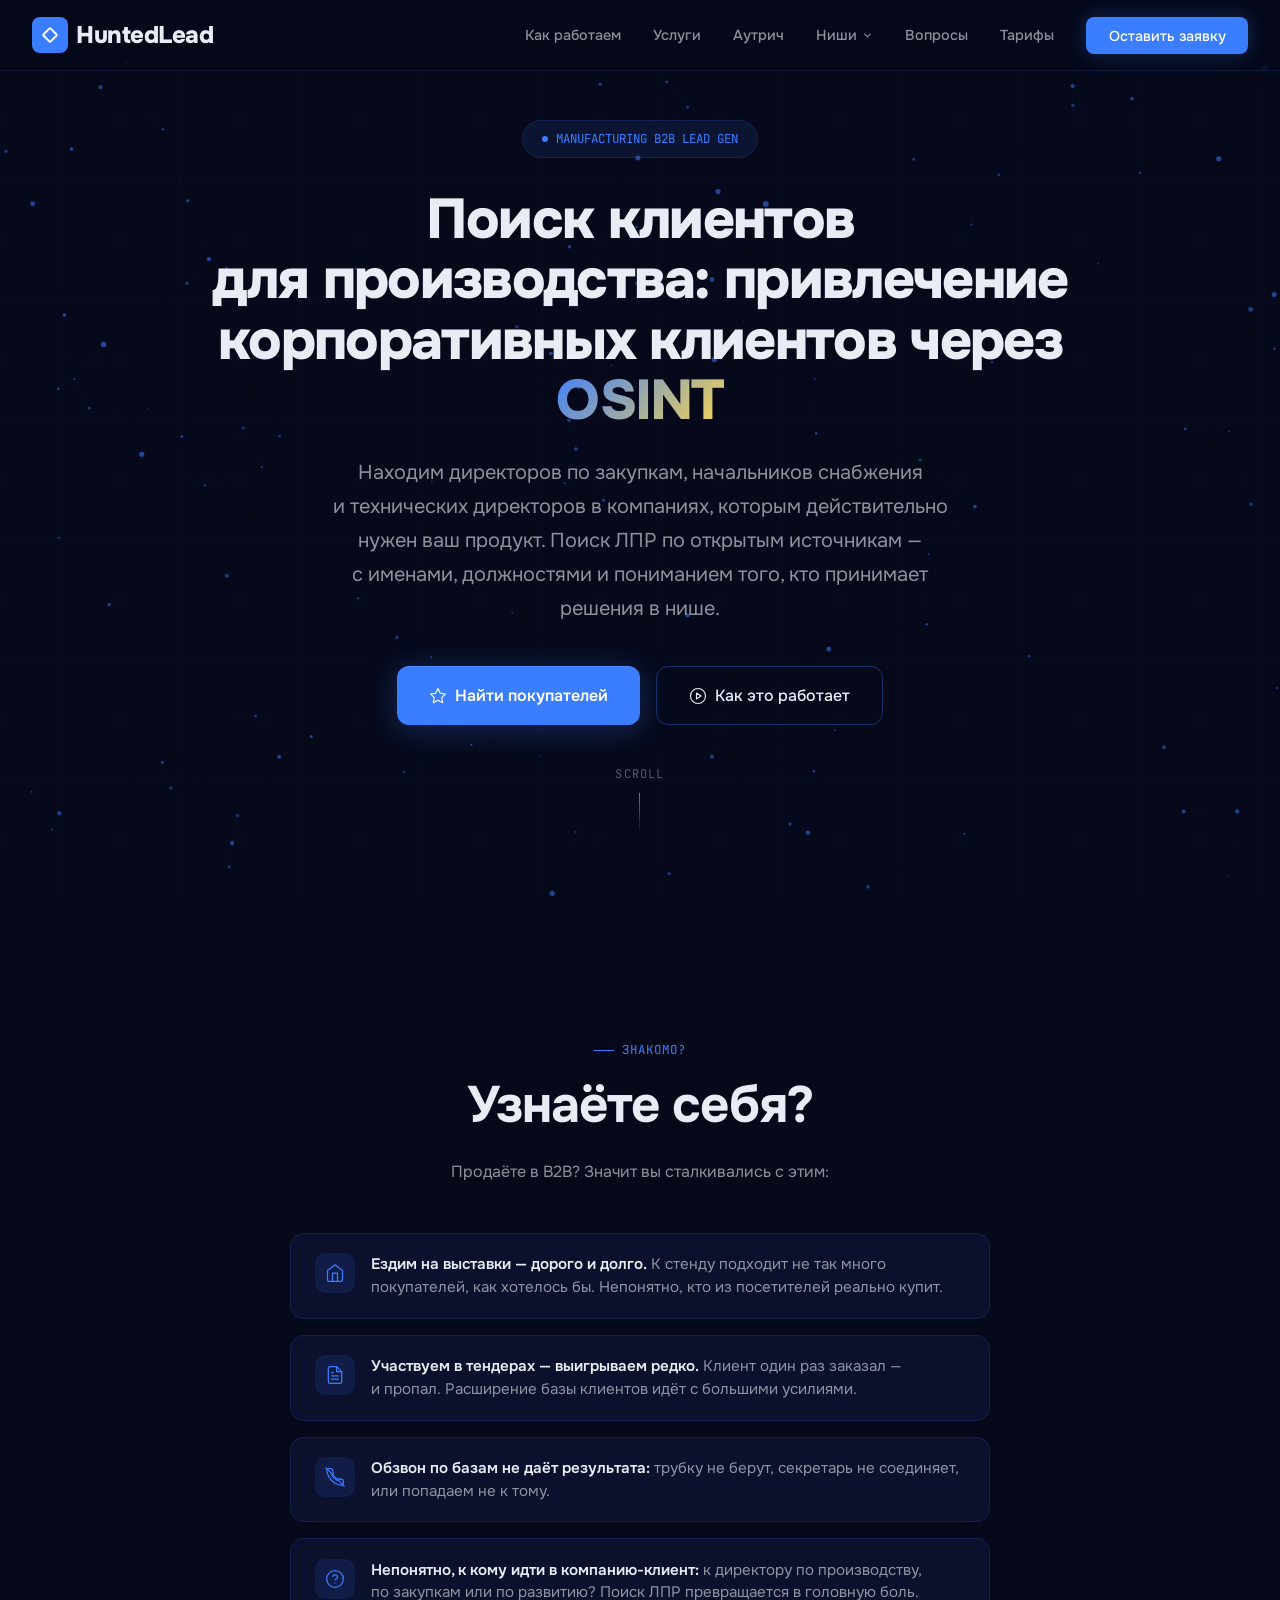
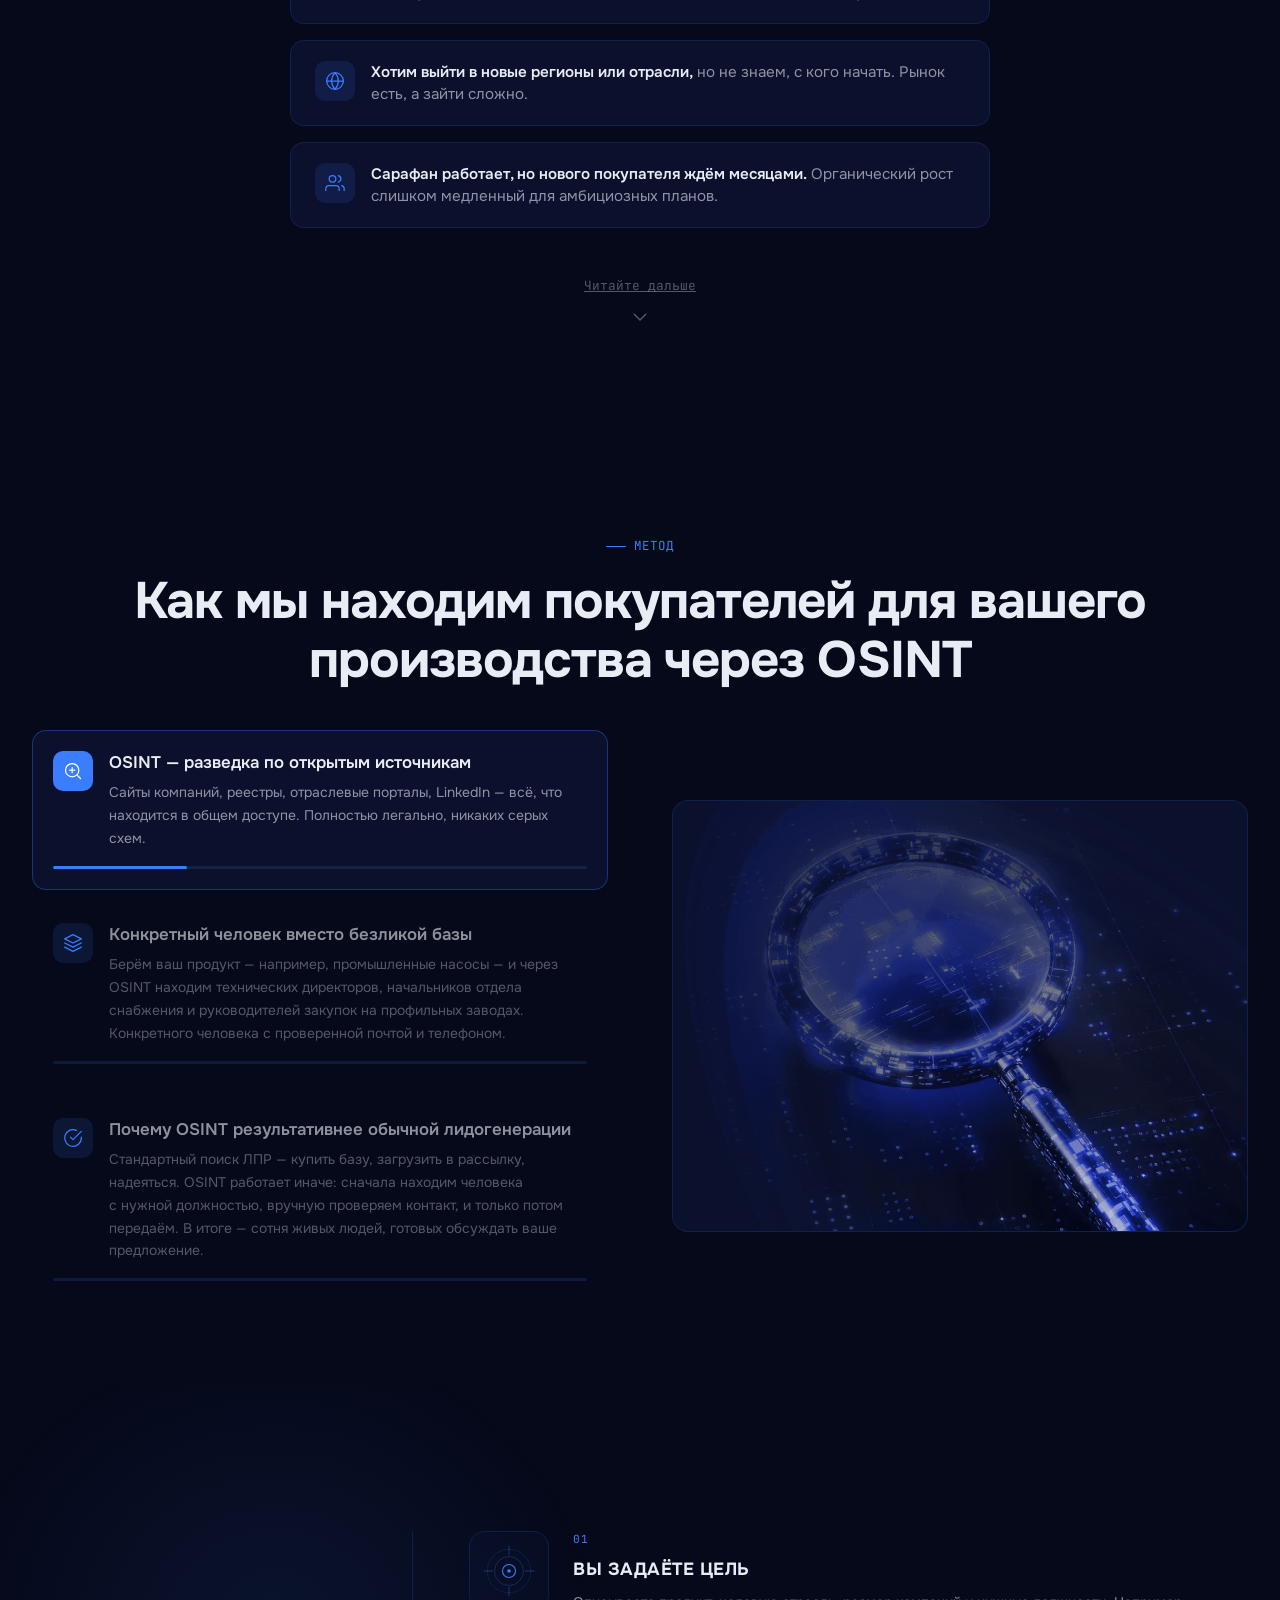
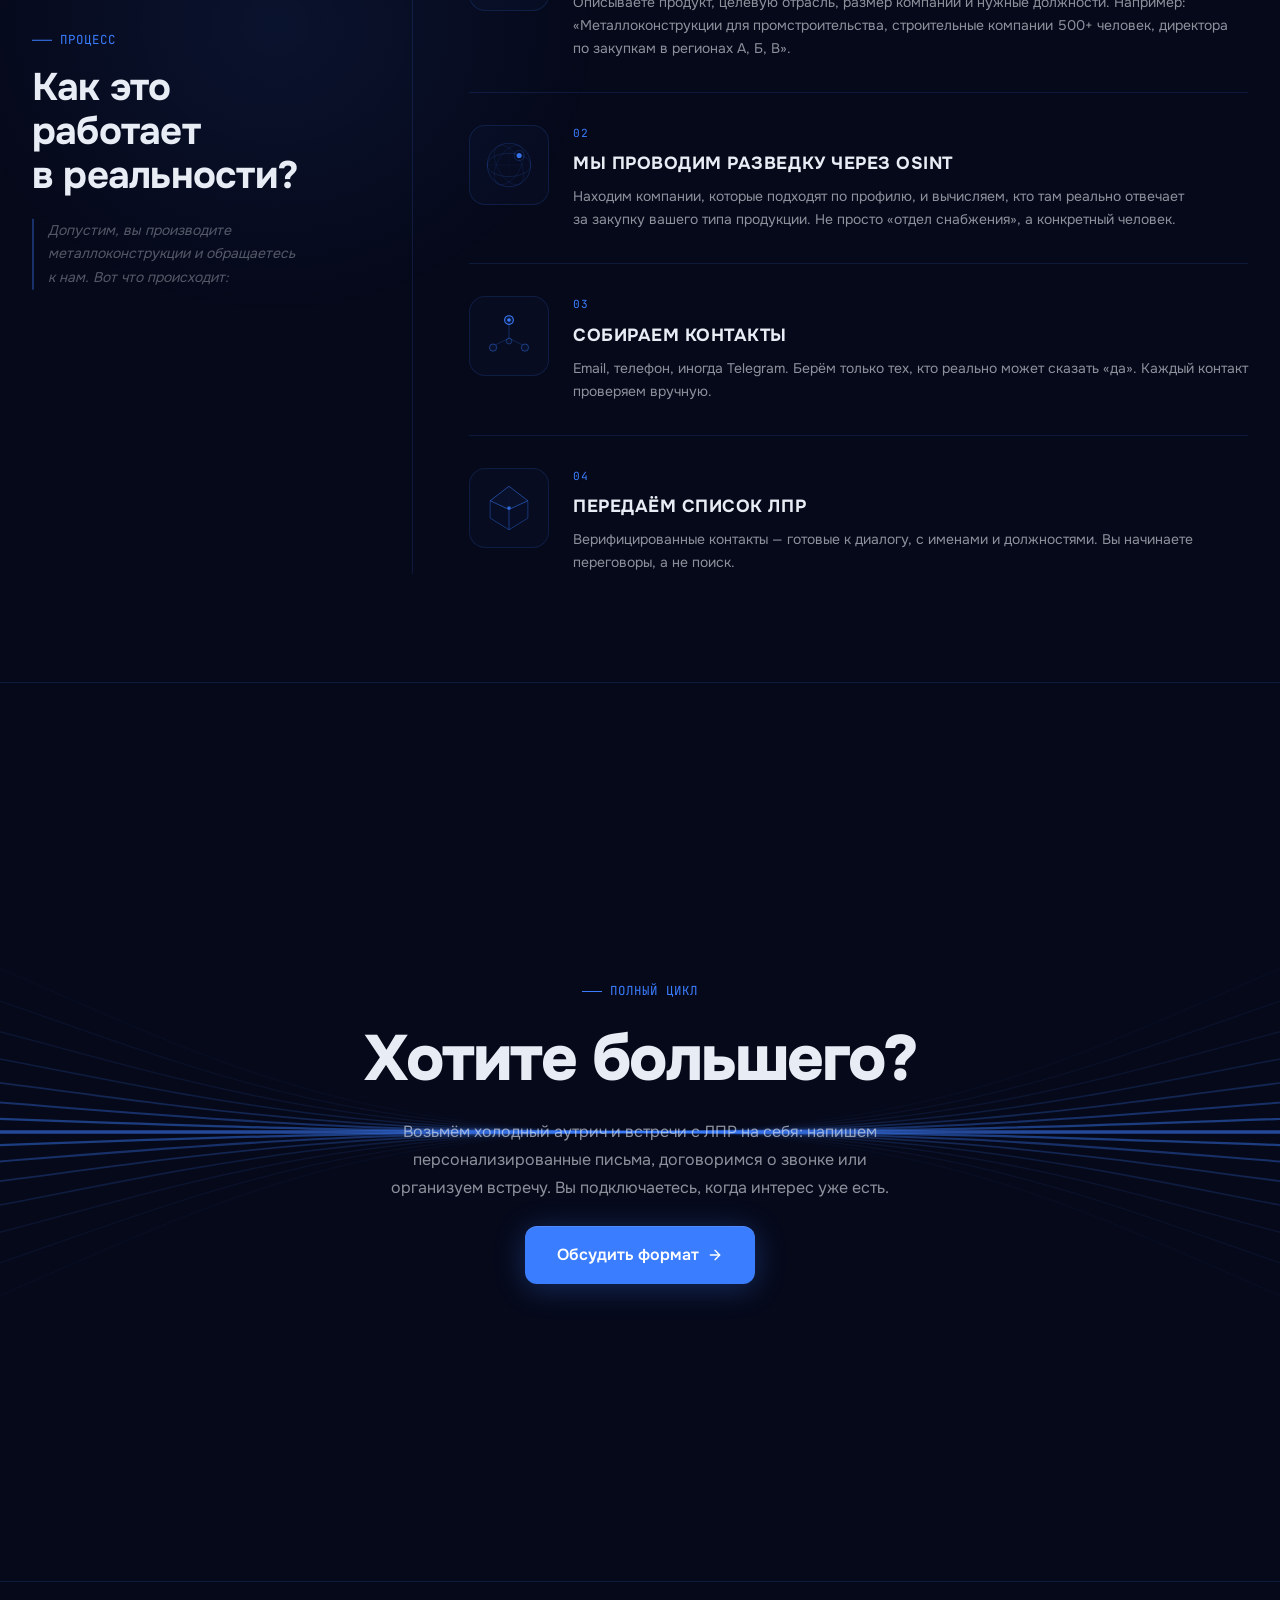
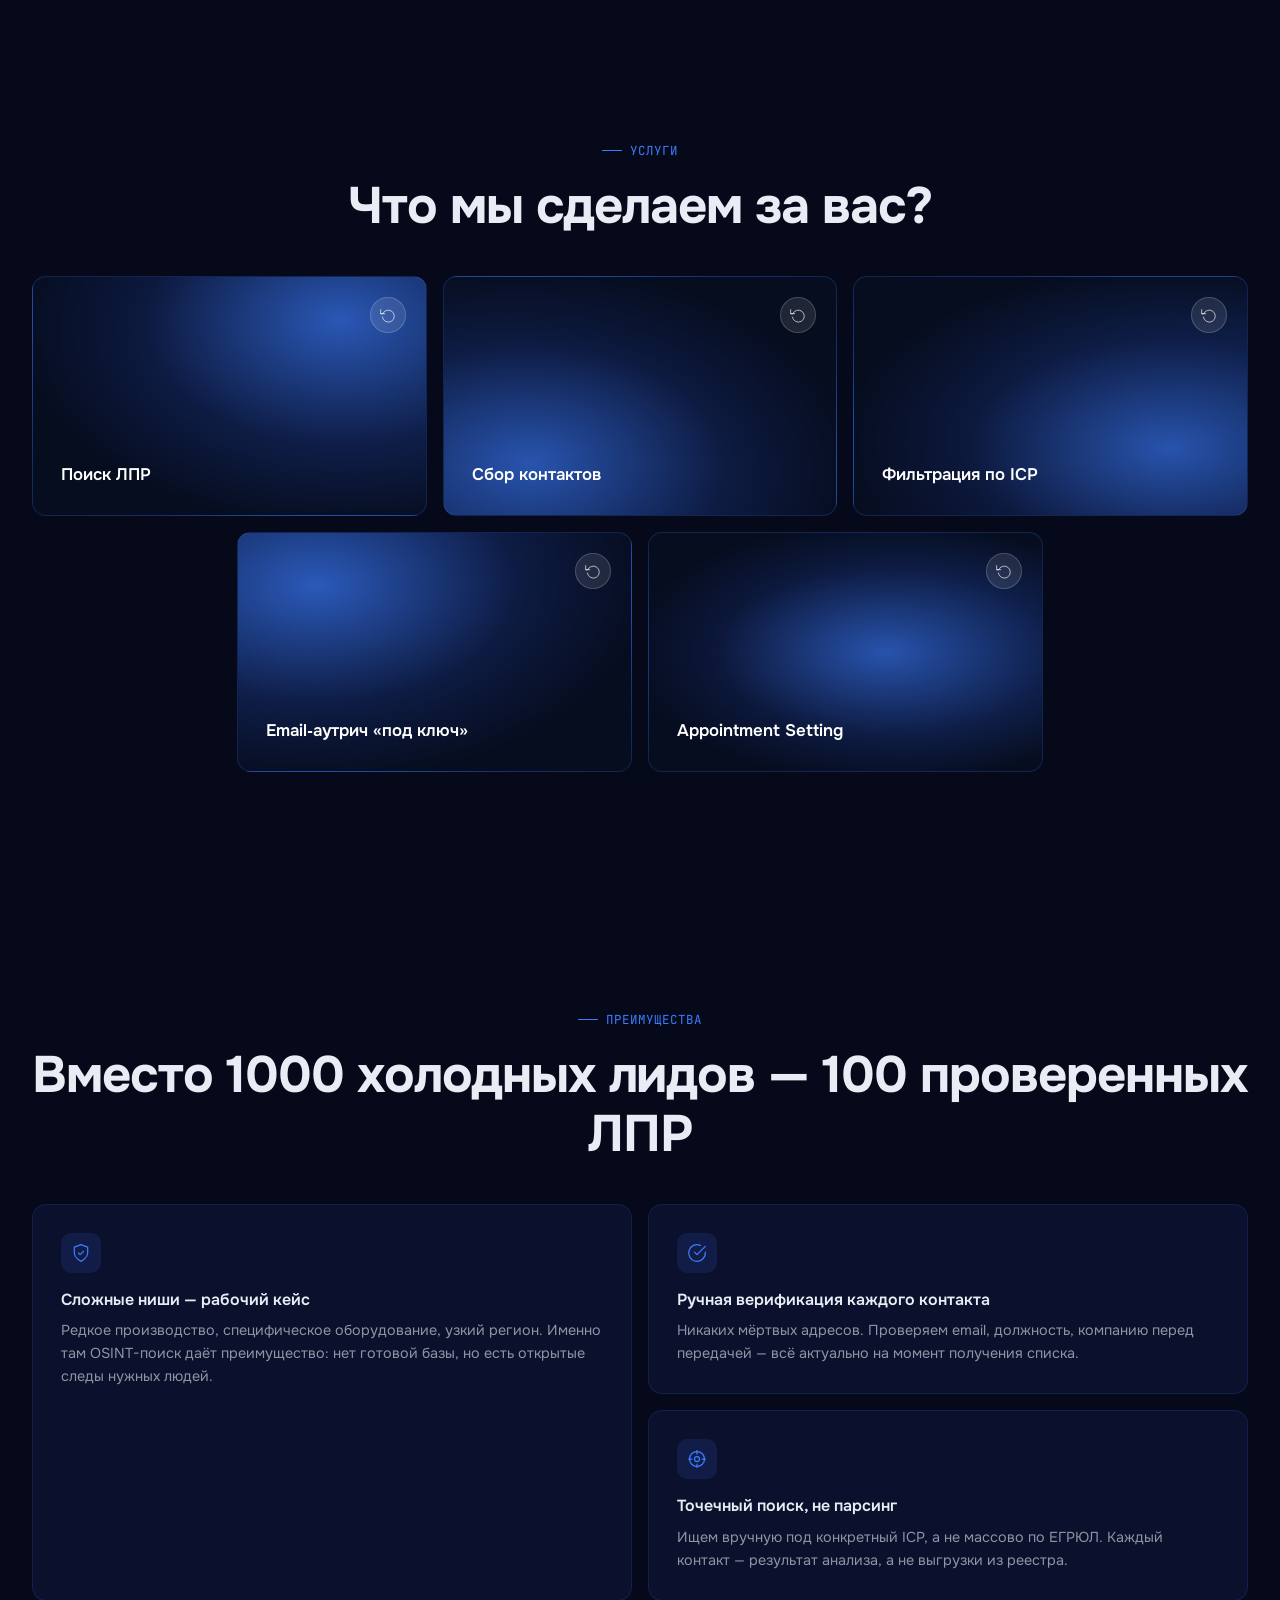
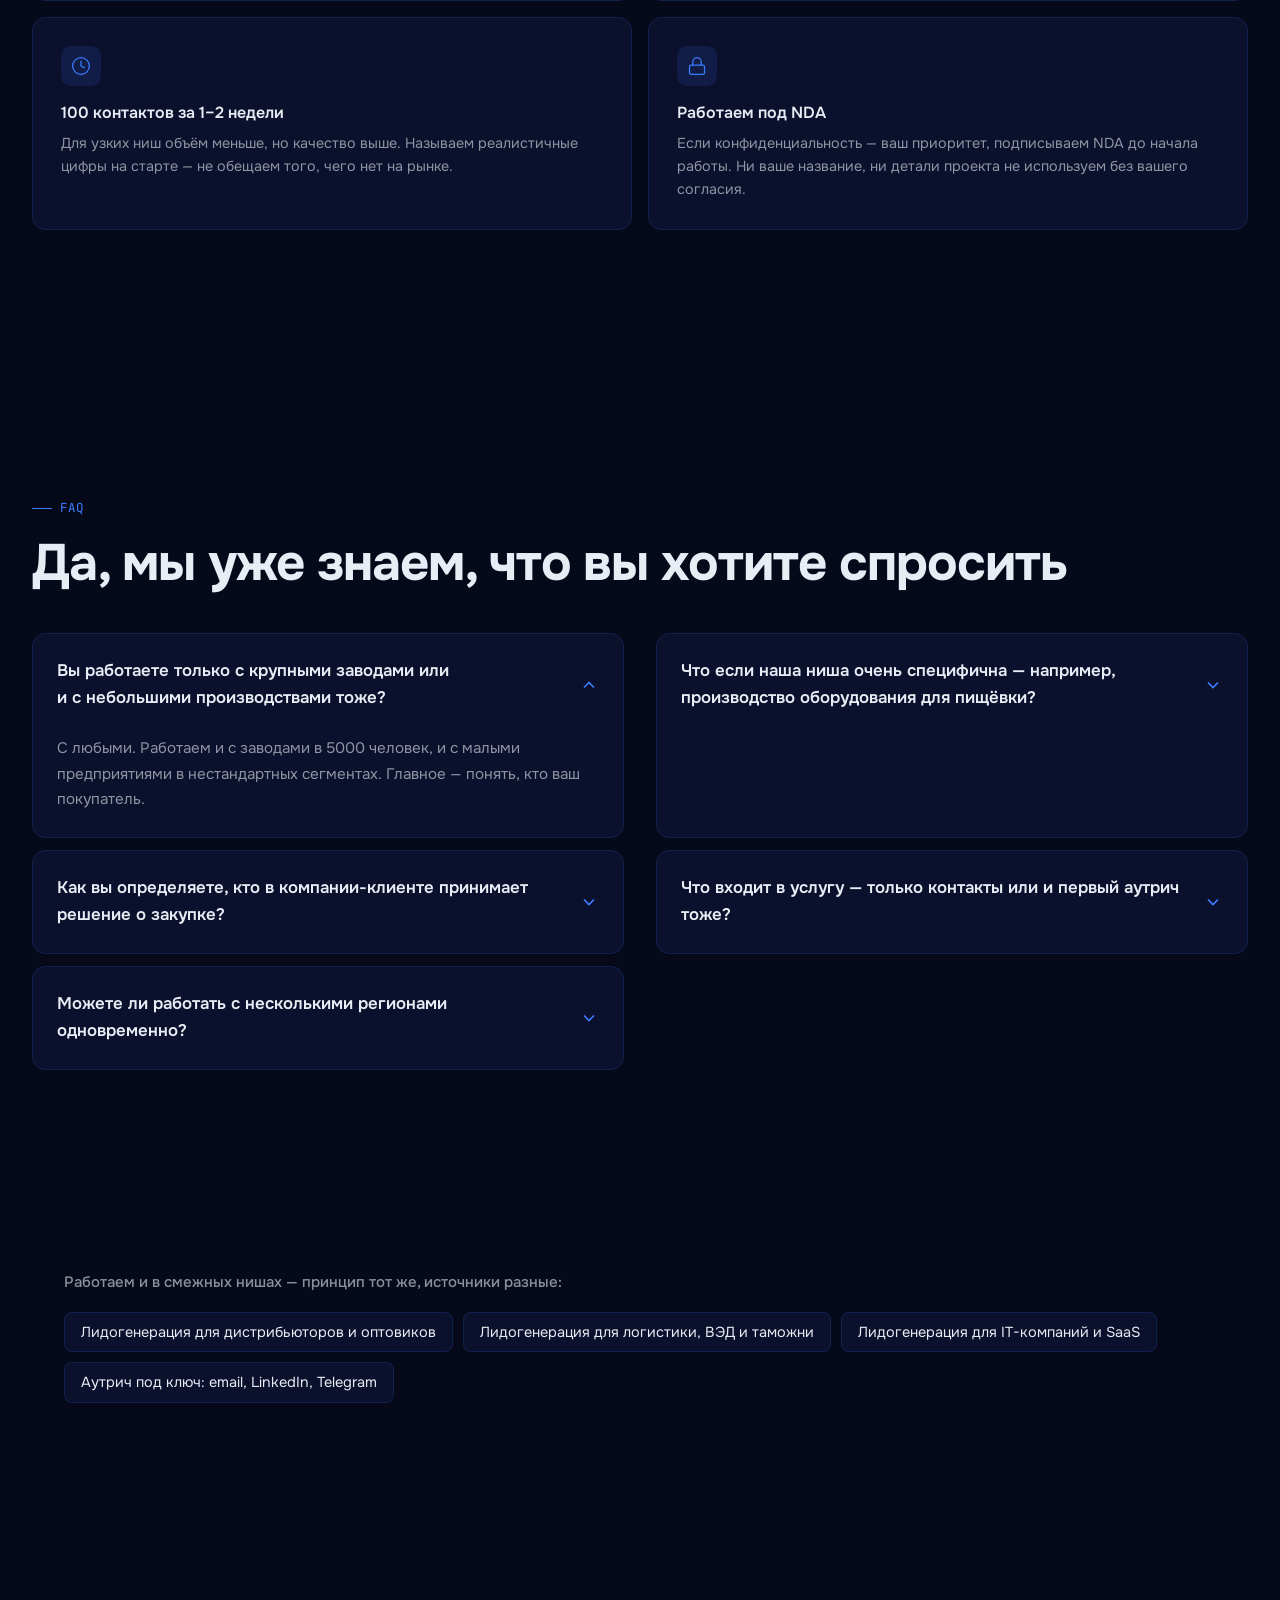
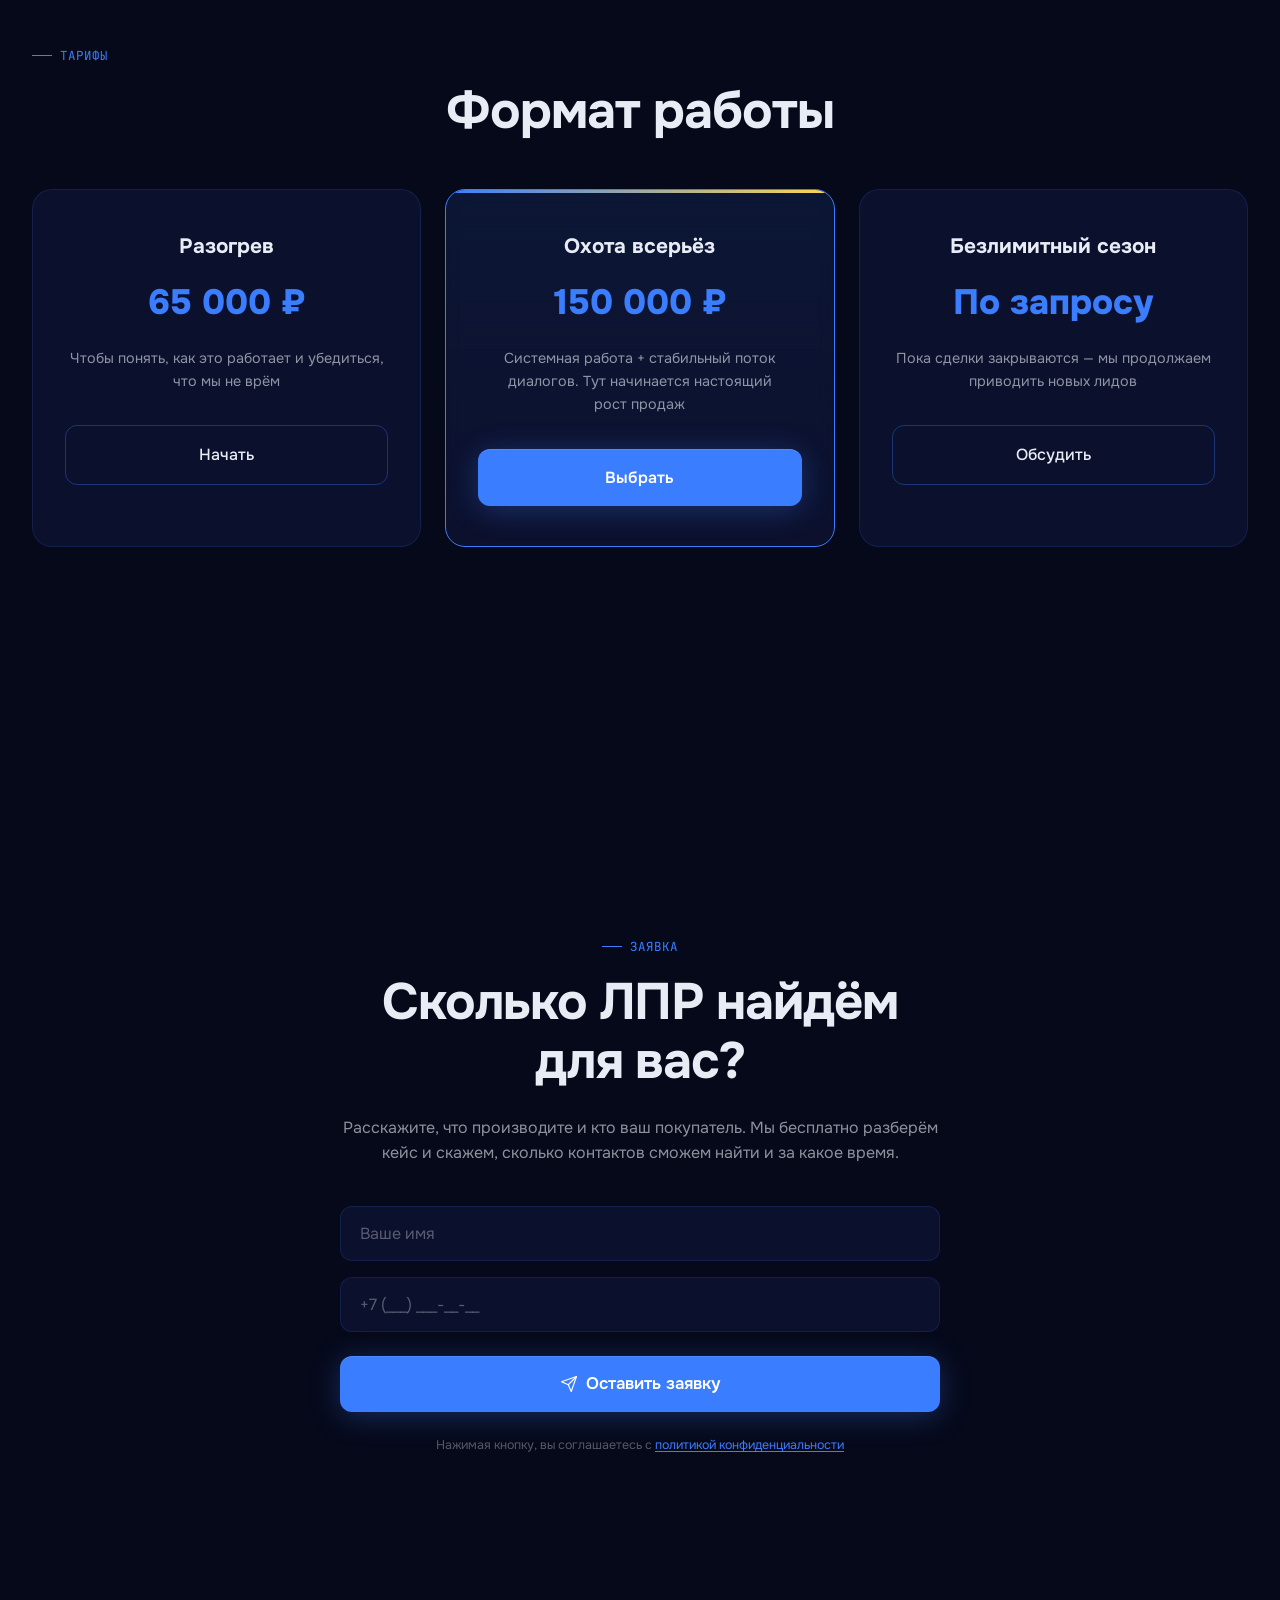
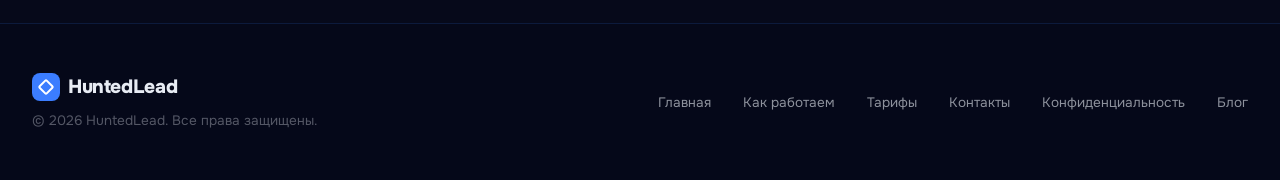
<file: industry-manufacturing.html>
<!DOCTYPE html>
<html lang="ru">
<head>
<meta charset="UTF-8">
<meta name="viewport" content="width=device-width, initial-scale=1.0">
<title>Поиск клиентов для производства через OSINT | HuntedLead</title>
<link rel="preconnect" href="https://fonts.googleapis.com">
<link rel="preconnect" href="https://fonts.gstatic.com" crossorigin>
<link href="https://fonts.googleapis.com/css2?family=Onest:wght@300;400;500;600;700;800&family=JetBrains+Mono:wght@400;500&display=swap" rel="stylesheet">
<link rel="stylesheet" href="styles/main.css?v=20260624">
<script src="nav.js" defer></script>
<script src="form.js" defer></script>

<script type="application/ld+json">
{
  "@context": "https://schema.org",
  "@type": "FAQPage",
  "mainEntity": [
    {"@type":"Question","name":"Вы работаете только с крупными заводами или и с небольшими производствами тоже?","acceptedAnswer":{"@type":"Answer","text":"С любыми. Работаем и с заводами в 5000 человек, и с малыми предприятиями в нестандартных сегментах. Главное — понять, кто ваш покупатель."}},
    {"@type":"Question","name":"Что если наша ниша очень специфична — например, производство специального оборудования для пищёвки?","acceptedAnswer":{"@type":"Answer","text":"Тем интереснее. Узкие ниши — как раз то, где OSINT даёт преимущество: нет готовой базы, но есть открытые следы нужных людей. Напишите нам — бесплатно оценим объём рынка и реальное количество ЛПР."}},
    {"@type":"Question","name":"Как вы определяете, кто в компании-клиенте принимает решение о закупке?","acceptedAnswer":{"@type":"Answer","text":"Анализируем структуру компании, публичные профили сотрудников, их зоны ответственности — и определяем конкретного человека, который влияет на закупку именно вашего типа продукции. Поиск ЛПР — не угадывание, а системная работа с открытыми данными."}},
    {"@type":"Question","name":"Что входит в услугу — только контакты или и первый аутрич тоже?","acceptedAnswer":{"@type":"Answer","text":"По умолчанию — верифицированные контакты ЛПР. Холодный аутрич — дополнительная услуга. Можем взять на себя всю коммуникацию: от первого письма до подтверждённой встречи."}},
    {"@type":"Question","name":"Можете ли работать с несколькими регионами одновременно?","acceptedAnswer":{"@type":"Answer","text":"Да. Лидогенерация B2B без географических ограничений — работаем по всей России. Несколько регионов одновременно — стандартный формат, просто скажите нам, где вы хотите искать."}}
  ]
}
</script>

<script type="application/ld+json">
{
  "@context": "https://schema.org",
  "@type": "BreadcrumbList",
  "itemListElement": [
    {"@type":"ListItem","position":1,"name":"Главная","item":"https://huntedlead.ru"},
    {"@type":"ListItem","position":2,"name":"Поиск клиентов для производства","item":"https://huntedlead.ru/industry-manufacturing"}
  ]
}
</script>

<meta name="yandex-verification" content="6d3543e8a81e042b" />

<link rel="shortcut icon" href="/favicon.ico">
<link rel="icon" type="image/x-icon" href="/favicon.ico">
<link rel="icon" type="image/png" sizes="32x32" href="/favicon-32x32.png">
<link rel="icon" type="image/png" sizes="16x16" href="/favicon-16x16.png">
<link rel="icon" type="image/svg+xml" href="/favicon.svg">
<link rel="apple-touch-icon" sizes="180x180" href="/apple-touch-icon.png">

<meta name="description" content="Поиск клиентов для производственных компаний через OSINT. Находим директоров по закупкам, начальников снабжения и технических директоров. Верифицированные контакты ЛПР для B2B-продаж.">
<meta name="robots" content="index, follow">
<link rel="canonical" href="https://huntedlead.ru/industry-manufacturing">

<meta property="og:type" content="website">
<meta property="og:url" content="https://huntedlead.ru/industry-manufacturing">
<meta property="og:title" content="Поиск клиентов для производства через OSINT | HuntedLead">
<meta property="og:description" content="Находим директоров по закупкам и начальников снабжения для вашего производства. Верифицированные контакты — без баз, без парсинга.">
<meta property="og:site_name" content="HuntedLead">
<meta property="og:locale" content="ru_RU">
<meta property="og:image" content="https://huntedlead.ru/images/og/og-industry-manufacturing.jpg">
<meta property="og:image:width" content="1200">
<meta property="og:image:height" content="630">
<meta property="og:image:type" content="image/jpeg">

<meta name="twitter:card" content="summary_large_image">
<meta name="twitter:title" content="Поиск клиентов для производства | HuntedLead">
<meta name="twitter:description" content="Находим директоров по закупкам и начальников снабжения для вашего производства через OSINT.">
<meta name="twitter:image" content="https://huntedlead.ru/images/og/og-industry-manufacturing.jpg">

<script type="text/javascript">
   (function(m,e,t,r,i,k,a){m[i]=m[i]||function(){(m[i].a=m[i].a||[]).push(arguments)};
   m[i].l=1*new Date();
   for (var j = 0; j < document.scripts.length; j++) {if (document.scripts[j].src === r) { return; }}
   k=e.createElement(t),a=e.getElementsByTagName(t)[0],k.async=1,k.src=r,a.parentNode.insertBefore(k,a)})
   (window, document, "script", "https://mc.yandex.ru/metrika/tag.js", "ym");
   ym(108561966, "init", { clickmap:true, trackLinks:true, accurateTrackBounce:true, webvisor:true });
</script>
</head>
<body>

<noscript><div><img src="https://mc.yandex.ru/watch/108561966" style="position:absolute; left:-9999px;" alt=""/></div></noscript>

<canvas id="bg-canvas"></canvas>

<header class="site-header" id="siteHeader">
  <div class="header-inner">
    <a href="/" class="logo">
      <div class="logo-icon"></div>
      HuntedLead
    </a>
    <nav>
      <ul class="nav-links" id="navLinks">
        <li><a href="#how">Как работаем</a></li>
        <li><a href="#services">Услуги</a></li>
        <li><a href="/outreach">Аутрич</a></li>
        <li class="nav-dropdown">
          <button class="nav-dropdown-btn" aria-expanded="false" aria-haspopup="true">
            Ниши
            <svg width="11" height="11" viewBox="0 0 24 24" fill="none" stroke="currentColor" stroke-width="2.5" stroke-linecap="round" stroke-linejoin="round" aria-hidden="true"><polyline points="6 9 12 15 18 9"/></svg>
          </button>
          <ul class="nav-dropdown-menu" role="menu">
            <li role="none"><a href="/industry-it" role="menuitem">IT и SaaS</a></li>
            <li role="none"><a href="/industry-manufacturing" role="menuitem" aria-current="page">Производствам</a></li>
            <li role="none"><a href="/industry-distributors" role="menuitem">Дистрибьюторам</a></li>
            <li role="none"><a href="/industry-consulting" role="menuitem">Консалтинг</a></li>
            <li role="none"><a href="/industry-hrtech" role="menuitem">HR-tech</a></li>
            <li role="none"><a href="/industry-logistics" role="menuitem">Логистика и ВЭД</a></li>
          </ul>
        </li>
        <li><a href="#faq">Вопросы</a></li>
        <li><a href="#pricing">Тарифы</a></li>
        <li><a href="#contact" class="nav-cta">Оставить заявку</a></li>
      </ul>
    </nav>
    <button class="mobile-toggle" id="mobileToggle" aria-label="Меню">
      <span></span><span></span><span></span>
    </button>
  </div>
</header>

<div class="content-wrapper">

  <!-- HERO -->
  <section class="hero" id="hero">
    <div class="hero-badge">
      <span class="dot"></span>
      MANUFACTURING B2B LEAD GEN
    </div>
    <h1>Поиск клиентов для&nbsp;производства: привлечение корпоративных клиентов через <span class="highlight">OSINT</span></h1>
    <p class="hero-sub">Находим директоров по&nbsp;закупкам, начальников снабжения и&nbsp;технических директоров в&nbsp;компаниях, которым действительно нужен ваш продукт. Поиск ЛПР по&nbsp;открытым источникам — с&nbsp;именами, должностями и&nbsp;пониманием того, кто принимает решения в&nbsp;нише.</p>
    <div class="hero-cta-group">
      <a href="#contact" class="btn-primary">
        <svg width="18" height="18" viewBox="0 0 24 24" fill="none" stroke="currentColor" stroke-width="1.5" stroke-linecap="round" stroke-linejoin="round"><path d="M12 2l3.09 6.26L22 9.27l-5 4.87 1.18 6.88L12 17.77l-6.18 3.25L7 14.14 2 9.27l6.91-1.01L12 2z"/></svg>
        Найти покупателей
      </a>
      <a href="#how" class="btn-secondary">
        <svg width="18" height="18" viewBox="0 0 24 24" fill="none" stroke="currentColor" stroke-width="1.5" stroke-linecap="round" stroke-linejoin="round"><circle cx="12" cy="12" r="10"/><polygon points="10 8 16 12 10 16 10 8"/></svg>
        Как это работает
      </a>
    </div>
    <div class="scroll-indicator">
      <span>scroll</span>
      <div class="scroll-line"></div>
    </div>
  </section>

  <!-- PAIN -->
  <section class="pain-section" id="pain">
    <div class="pain-content">
      <div class="section-tag">Знакомо?</div>
      <h2 class="section-title">Узнаёте себя?</h2>
      <p style="color: var(--text-secondary); margin-top: 0.5rem;">Продаёте в&nbsp;B2B? Значит вы сталкивались с&nbsp;этим:</p>
    </div>
    <div class="pain-grid">
      <div class="pain-item" data-delay="0">
        <div class="pain-icon">
          <svg viewBox="0 0 24 24"><path d="M3 9l9-7 9 7v11a2 2 0 01-2 2H5a2 2 0 01-2-2z"/><polyline points="9 22 9 12 15 12 15 22"/></svg>
        </div>
        <p><strong>Ездим на выставки — дорого и долго.</strong> К&nbsp;стенду подходит не&nbsp;так много покупателей, как хотелось&nbsp;бы. Непонятно, кто из&nbsp;посетителей реально купит.</p>
      </div>
      <div class="pain-item" data-delay="100">
        <div class="pain-icon">
          <svg viewBox="0 0 24 24"><path d="M14 2H6a2 2 0 00-2 2v16a2 2 0 002 2h12a2 2 0 002-2V8z"/><polyline points="14 2 14 8 20 8"/><line x1="16" y1="13" x2="8" y2="13"/><line x1="16" y1="17" x2="8" y2="17"/><polyline points="10 9 9 9 8 9"/></svg>
        </div>
        <p><strong>Участвуем в&nbsp;тендерах — выигрываем редко.</strong> Клиент один раз заказал — и&nbsp;пропал. Расширение базы клиентов идёт с&nbsp;большими усилиями.</p>
      </div>
      <div class="pain-item" data-delay="200">
        <div class="pain-icon">
          <svg viewBox="0 0 24 24"><path d="M22 16.92v3a2 2 0 01-2.18 2 19.79 19.79 0 01-8.63-3.07 19.5 19.5 0 01-6-6 19.79 19.79 0 01-3.07-8.67A2 2 0 014.11 2h3a2 2 0 012 1.72c.127.96.361 1.903.7 2.81a2 2 0 01-.45 2.11L8.09 9.91a16 16 0 006 6l1.27-1.27a2 2 0 012.11-.45c.907.339 1.85.573 2.81.7A2 2 0 0122 16.92z"/><line x1="1" y1="1" x2="23" y2="23"/></svg>
        </div>
        <p><strong>Обзвон по&nbsp;базам не&nbsp;даёт результата:</strong> трубку не&nbsp;берут, секретарь не&nbsp;соединяет, или попадаем не&nbsp;к&nbsp;тому.</p>
      </div>
      <div class="pain-item" data-delay="300">
        <div class="pain-icon">
          <svg viewBox="0 0 24 24"><circle cx="12" cy="12" r="10"/><path d="M9.09 9a3 3 0 015.83 1c0 2-3 3-3 3"/><line x1="12" y1="17" x2="12.01" y2="17"/></svg>
        </div>
        <p><strong>Непонятно, к&nbsp;кому идти в&nbsp;компанию-клиент:</strong> к&nbsp;директору по&nbsp;производству, по&nbsp;закупкам или по&nbsp;развитию? Поиск ЛПР превращается в&nbsp;головную боль.</p>
      </div>
      <div class="pain-item" data-delay="400">
        <div class="pain-icon">
          <svg viewBox="0 0 24 24"><circle cx="12" cy="12" r="10"/><line x1="2" y1="12" x2="22" y2="12"/><path d="M12 2a15.3 15.3 0 014 10 15.3 15.3 0 01-4 10 15.3 15.3 0 01-4-10 15.3 15.3 0 014-10z"/></svg>
        </div>
        <p><strong>Хотим выйти в&nbsp;новые регионы или отрасли,</strong> но&nbsp;не&nbsp;знаем, с&nbsp;кого начать. Рынок есть, а&nbsp;зайти сложно.</p>
      </div>
      <div class="pain-item" data-delay="500">
        <div class="pain-icon">
          <svg viewBox="0 0 24 24"><path d="M17 21v-2a4 4 0 00-4-4H5a4 4 0 00-4 4v2"/><circle cx="9" cy="7" r="4"/><path d="M23 21v-2a4 4 0 00-3-3.87"/><path d="M16 3.13a4 4 0 010 7.75"/></svg>
        </div>
        <p><strong>Сарафан работает, но нового покупателя ждём месяцами.</strong> Органический рост слишком медленный для амбициозных планов.</p>
      </div>
    </div>
    <a href="#osint" class="scroll-arrow">
      <span>Читайте дальше</span>
      <svg viewBox="0 0 24 24"><polyline points="6 9 12 15 18 9"/></svg>
    </a>
  </section>

  <!-- OSINT FEATURES -->
  <section class="features-section" id="osint">
    <div class="features-inner">
      <div class="features-header">
        <div class="section-tag">Метод</div>
        <h2 class="section-title">Как мы находим покупателей для&nbsp;вашего производства через OSINT</h2>
      </div>
      <div class="features-grid">
        <div class="features-list">

          <div class="feature-item active" data-delay="0">
            <div class="feature-item-top">
              <div class="feature-icon">
                <svg viewBox="0 0 24 24"><circle cx="11" cy="11" r="8"/><line x1="21" y1="21" x2="16.65" y2="16.65"/><line x1="11" y1="8" x2="11" y2="14"/><line x1="8" y1="11" x2="14" y2="11"/></svg>
              </div>
              <div class="feature-body">
                <h3>OSINT — разведка по&nbsp;открытым источникам</h3>
                <p>Сайты компаний, реестры, отраслевые порталы, LinkedIn — всё, что находится в&nbsp;общем доступе. Полностью легально, никаких серых схем.</p>
              </div>
            </div>
            <div class="feature-progress-wrap">
              <div class="feature-progress-bar"></div>
            </div>
          </div>

          <div class="feature-item" data-delay="80">
            <div class="feature-item-top">
              <div class="feature-icon">
                <svg viewBox="0 0 24 24"><polygon points="12 2 2 7 12 12 22 7 12 2"/><polyline points="2 17 12 22 22 17"/><polyline points="2 12 12 17 22 12"/></svg>
              </div>
              <div class="feature-body">
                <h3>Конкретный человек вместо безликой базы</h3>
                <p>Берём ваш продукт — например, промышленные насосы — и&nbsp;через OSINT находим технических директоров, начальников отдела снабжения и&nbsp;руководителей закупок на&nbsp;профильных заводах. Конкретного человека с&nbsp;проверенной почтой и&nbsp;телефоном.</p>
              </div>
            </div>
            <div class="feature-progress-wrap">
              <div class="feature-progress-bar"></div>
            </div>
          </div>

          <div class="feature-item" data-delay="160">
            <div class="feature-item-top">
              <div class="feature-icon">
                <svg viewBox="0 0 24 24"><path d="M22 11.08V12a10 10 0 11-5.93-9.14"/><polyline points="22 4 12 14.01 9 11.01"/></svg>
              </div>
              <div class="feature-body">
                <h3>Почему OSINT результативнее обычной лидогенерации</h3>
                <p>Стандартный поиск ЛПР — купить базу, загрузить в&nbsp;рассылку, надеяться. OSINT работает иначе: сначала находим человека с&nbsp;нужной должностью, вручную проверяем контакт, и&nbsp;только потом передаём. В&nbsp;итоге — сотня живых людей, готовых обсуждать ваше предложение.</p>
              </div>
            </div>
            <div class="feature-progress-wrap">
              <div class="feature-progress-bar"></div>
            </div>
          </div>

        </div>

        <div class="features-visual">
          <div class="features-image-wrap">
            <img src="/images/osint-razvedka.webp" alt="OSINT разведка для поиска клиентов производства" class="active" width="1000" height="1000" decoding="async" fetchpriority="high">
            <img src="/images/osint-proverka.webp" alt="Поиск директоров по закупкам через OSINT" width="1000" height="1000" decoding="async">
            <img src="/images/osint-cel.webp" alt="Точечный поиск ЛПР для производственных компаний" width="1000" height="1000" decoding="async">
          </div>
        </div>

      </div>
    </div>
  </section>

  <!-- HOW IT WORKS -->
  <section class="how-section" id="how">
    <div class="how-split">

      <div class="how-left">
        <div class="section-tag">Процесс</div>
        <h2 class="section-title">Как это работает в&nbsp;реальности?</h2>
        <p class="how-example">Допустим, вы производите металлоконструкции и&nbsp;обращаетесь к&nbsp;нам. Вот что происходит:</p>
      </div>

      <div class="how-right">

        <div class="how-step" data-delay="0">
          <div class="how-step-icon">
            <svg viewBox="0 0 80 80" fill="none" xmlns="http://www.w3.org/2000/svg">
              <circle cx="40" cy="40" r="30" stroke="rgba(59,125,255,0.2)" stroke-width="1"/>
              <circle cx="40" cy="40" r="20" stroke="rgba(59,125,255,0.35)" stroke-width="1"/>
              <circle cx="40" cy="40" r="9" stroke="#3b7dff" stroke-width="1.5"/>
              <line x1="40" y1="5" x2="40" y2="18" stroke="rgba(59,125,255,0.5)" stroke-width="1"/>
              <line x1="40" y1="62" x2="40" y2="75" stroke="rgba(59,125,255,0.5)" stroke-width="1"/>
              <line x1="5"  y1="40" x2="18" y2="40" stroke="rgba(59,125,255,0.5)" stroke-width="1"/>
              <line x1="62" y1="40" x2="75" y2="40" stroke="rgba(59,125,255,0.5)" stroke-width="1"/>
              <circle cx="40" cy="40" r="2.5" fill="#3b7dff"/>
            </svg>
          </div>
          <div class="how-step-body">
            <span class="how-step-num">01</span>
            <h3>Вы задаёте цель</h3>
            <p>Описываете продукт, целевую отрасль, размер компаний и&nbsp;нужные должности. Например: «Металлоконструкции для&nbsp;промстроительства, строительные компании 500+ человек, директора по&nbsp;закупкам в&nbsp;регионах А, Б, В».</p>
          </div>
        </div>

        <div class="how-step" data-delay="120">
          <div class="how-step-icon">
            <svg viewBox="0 0 80 80" fill="none" xmlns="http://www.w3.org/2000/svg">
              <ellipse cx="40" cy="40" rx="30" ry="16" stroke="rgba(59,125,255,0.2)" stroke-width="1"/>
              <ellipse cx="40" cy="40" rx="30" ry="16" stroke="rgba(59,125,255,0.12)" stroke-width="1" transform="rotate(60 40 40)"/>
              <ellipse cx="40" cy="40" rx="30" ry="16" stroke="rgba(59,125,255,0.12)" stroke-width="1" transform="rotate(120 40 40)"/>
              <circle cx="40" cy="40" r="30" stroke="rgba(59,125,255,0.25)" stroke-width="1"/>
              <line x1="10" y1="40" x2="70" y2="40" stroke="rgba(59,125,255,0.12)" stroke-width="0.5"/>
              <line x1="40" y1="10" x2="40" y2="70" stroke="rgba(59,125,255,0.12)" stroke-width="0.5"/>
              <circle cx="54" cy="27" r="3.5" fill="#3b7dff" opacity="0.9"/>
              <circle cx="54" cy="27" r="7"   stroke="#3b7dff" stroke-width="0.8" opacity="0.35"/>
            </svg>
          </div>
          <div class="how-step-body">
            <span class="how-step-num">02</span>
            <h3>Мы проводим разведку через OSINT</h3>
            <p>Находим компании, которые подходят по&nbsp;профилю, и&nbsp;вычисляем, кто там реально отвечает за&nbsp;закупку вашего типа продукции. Не&nbsp;просто «отдел снабжения», а&nbsp;конкретный человек.</p>
          </div>
        </div>

        <div class="how-step" data-delay="240">
          <div class="how-step-icon">
            <svg viewBox="0 0 80 80" fill="none" xmlns="http://www.w3.org/2000/svg">
              <circle cx="40" cy="18" r="6"   stroke="#3b7dff" stroke-width="1.5" fill="rgba(59,125,255,0.1)"/>
              <circle cx="18" cy="56" r="5"   stroke="rgba(59,125,255,0.6)" stroke-width="1" fill="rgba(59,125,255,0.06)"/>
              <circle cx="62" cy="56" r="5"   stroke="rgba(59,125,255,0.6)" stroke-width="1" fill="rgba(59,125,255,0.06)"/>
              <circle cx="40" cy="47" r="4"   stroke="rgba(59,125,255,0.45)" stroke-width="1" fill="rgba(59,125,255,0.06)"/>
              <line x1="40" y1="24" x2="40" y2="43" stroke="rgba(59,125,255,0.4)" stroke-width="1"/>
              <line x1="40" y1="43" x2="22" y2="52" stroke="rgba(59,125,255,0.3)" stroke-width="1"/>
              <line x1="40" y1="43" x2="58" y2="52" stroke="rgba(59,125,255,0.3)" stroke-width="1"/>
              <circle cx="40" cy="18" r="2.5" fill="#3b7dff"/>
            </svg>
          </div>
          <div class="how-step-body">
            <span class="how-step-num">03</span>
            <h3>Собираем контакты</h3>
            <p>Email, телефон, иногда Telegram. Берём только тех, кто реально может сказать «да». Каждый контакт проверяем вручную.</p>
          </div>
        </div>

        <div class="how-step" data-delay="360">
          <div class="how-step-icon">
            <svg viewBox="0 0 80 80" fill="none" xmlns="http://www.w3.org/2000/svg">
              <polygon points="40,10 66,30 66,54 40,70 14,54 14,30" stroke="rgba(59,125,255,0.25)" stroke-width="1"/>
              <polygon points="40,10 66,30 40,42 14,30" stroke="rgba(59,125,255,0.5)" stroke-width="1" fill="rgba(59,125,255,0.04)"/>
              <polygon points="40,42 66,30 66,54 40,70" stroke="rgba(59,125,255,0.3)" stroke-width="1" fill="rgba(59,125,255,0.02)"/>
              <polygon points="40,42 14,30 14,54 40,70" stroke="rgba(59,125,255,0.3)" stroke-width="1" fill="rgba(59,125,255,0.02)"/>
              <line x1="40" y1="10" x2="40" y2="70" stroke="rgba(59,125,255,0.12)" stroke-width="0.5"/>
              <circle cx="40" cy="40" r="2.5" fill="#3b7dff" opacity="0.8"/>
            </svg>
          </div>
          <div class="how-step-body">
            <span class="how-step-num">04</span>
            <h3>Передаём список ЛПР</h3>
            <p>Верифицированные контакты — готовые к&nbsp;диалогу, с&nbsp;именами и&nbsp;должностями. Вы начинаете переговоры, а&nbsp;не&nbsp;поиск.</p>
          </div>
        </div>

      </div>
    </div>
  </section>

  <!-- DEEPER -->
  <section class="deeper-section">
    <div class="deeper-wave" aria-hidden="true">
      <svg class="deeper-wave-svg" viewBox="0 0 1400 400" preserveAspectRatio="xMidYMid slice" fill="none" xmlns="http://www.w3.org/2000/svg">
        <path d="M0,200 C430,200 430,200 700,200 C970,200 970,200 1400,200" stroke="rgba(59,125,255,0.55)" stroke-width="1.5"/>
        <path d="M0,188 C430,188 430,200 700,200 C970,200 970,188 1400,188" stroke="rgba(59,125,255,0.45)" stroke-width="1"/>
        <path d="M0,212 C430,212 430,200 700,200 C970,200 970,212 1400,212" stroke="rgba(59,125,255,0.45)" stroke-width="1"/>
        <path d="M0,173 C430,173 430,200 700,200 C970,200 970,173 1400,173" stroke="rgba(59,125,255,0.34)" stroke-width="0.9"/>
        <path d="M0,227 C430,227 430,200 700,200 C970,200 970,227 1400,227" stroke="rgba(59,125,255,0.34)" stroke-width="0.9"/>
        <path d="M0,155 C430,155 430,200 700,200 C970,200 970,155 1400,155" stroke="rgba(59,125,255,0.24)" stroke-width="0.8"/>
        <path d="M0,245 C430,245 430,200 700,200 C970,200 970,245 1400,245" stroke="rgba(59,125,255,0.24)" stroke-width="0.8"/>
        <path d="M0,133 C430,133 430,200 700,200 C970,200 970,133 1400,133" stroke="rgba(59,125,255,0.16)" stroke-width="0.7"/>
        <path d="M0,267 C430,267 430,200 700,200 C970,200 970,267 1400,267" stroke="rgba(59,125,255,0.16)" stroke-width="0.7"/>
        <path d="M0,108 C430,108 430,200 700,200 C970,200 970,108 1400,108" stroke="rgba(59,125,255,0.10)" stroke-width="0.6"/>
        <path d="M0,292 C430,292 430,200 700,200 C970,200 970,292 1400,292" stroke="rgba(59,125,255,0.10)" stroke-width="0.6"/>
        <path d="M0,80  C430,80  430,200 700,200 C970,200 970,80  1400,80"  stroke="rgba(59,125,255,0.07)" stroke-width="0.5"/>
        <path d="M0,320 C430,320 430,200 700,200 C970,200 970,320 1400,320" stroke="rgba(59,125,255,0.07)" stroke-width="0.5"/>
        <path d="M0,50  C430,50  430,200 700,200 C970,200 970,50  1400,50"  stroke="rgba(59,125,255,0.04)" stroke-width="0.5"/>
        <path d="M0,350 C430,350 430,200 700,200 C970,200 970,350 1400,350" stroke="rgba(59,125,255,0.04)" stroke-width="0.5"/>
        <path d="M0,18  C430,18  430,200 700,200 C970,200 970,18  1400,18"  stroke="rgba(59,125,255,0.02)" stroke-width="0.4"/>
        <path d="M0,382 C430,382 430,200 700,200 C970,200 970,382 1400,382" stroke="rgba(59,125,255,0.02)" stroke-width="0.4"/>
      </svg>
    </div>
    <div class="deeper-inner">
      <div class="section-tag">Полный цикл</div>
      <h2 class="deeper-title">Хотите большего?</h2>
      <p class="deeper-sub">Возьмём холодный аутрич и&nbsp;встречи с&nbsp;ЛПР на&nbsp;себя: напишем персонализированные письма, договоримся о&nbsp;звонке или организуем встречу. Вы подключаетесь, когда интерес уже есть.</p>
      <a href="#contact" class="btn-primary">
        Обсудить формат
        <svg width="16" height="16" viewBox="0 0 24 24" fill="none" stroke="currentColor" stroke-width="2" stroke-linecap="round" stroke-linejoin="round"><path d="M5 12h14"/><path d="m12 5 7 7-7 7"/></svg>
      </a>
    </div>
  </section>

  <!-- SERVICES -->
  <section class="services-section" id="services">
    <div class="services-inner">
      <div class="services-header">
        <div class="section-tag">Услуги</div>
        <h2 class="section-title">Что мы сделаем за&nbsp;вас?</h2>
      </div>
      <div class="services-grid">

        <div class="service-card" data-delay="0">
          <div class="service-card-inner">
            <div class="service-card-front">
              <div class="service-flip-icon">
                <svg viewBox="0 0 24 24"><polyline points="1 4 1 10 7 10"/><path d="M3.51 15a9 9 0 1 0 .49-4.5L1 10"/></svg>
              </div>
              <h3>Поиск ЛПР</h3>
            </div>
            <div class="service-card-back">
              <p>Найдём директоров по&nbsp;закупкам, руководителей отделов снабжения в&nbsp;целевых компаниях. Лишних не&nbsp;будет — только те, кто может повлиять на&nbsp;одобрение поставки.</p>
            </div>
          </div>
        </div>

        <div class="service-card" data-delay="100">
          <div class="service-card-inner">
            <div class="service-card-front">
              <div class="service-flip-icon">
                <svg viewBox="0 0 24 24"><polyline points="1 4 1 10 7 10"/><path d="M3.51 15a9 9 0 1 0 .49-4.5L1 10"/></svg>
              </div>
              <h3>Сбор контактов</h3>
            </div>
            <div class="service-card-back">
              <p>Почта, телефон, LinkedIn, иногда Telegram — проверенные вручную, без&nbsp;купленных баз. Если контакт вызывает сомнения — исключаем из&nbsp;списка.</p>
            </div>
          </div>
        </div>

        <div class="service-card" data-delay="200">
          <div class="service-card-inner">
            <div class="service-card-front">
              <div class="service-flip-icon">
                <svg viewBox="0 0 24 24"><polyline points="1 4 1 10 7 10"/><path d="M3.51 15a9 9 0 1 0 .49-4.5L1 10"/></svg>
              </div>
              <h3>Фильтрация по&nbsp;ICP</h3>
            </div>
            <div class="service-card-back">
              <p>Работаем только с&nbsp;компаниями, которые подходят под ваш идеальный портрет клиента: размер, индустрия, география и&nbsp;другие параметры.</p>
            </div>
          </div>
        </div>

        <div class="service-card" data-delay="300">
          <div class="service-card-inner">
            <div class="service-card-front">
              <div class="service-flip-icon">
                <svg viewBox="0 0 24 24"><polyline points="1 4 1 10 7 10"/><path d="M3.51 15a9 9 0 1 0 .49-4.5L1 10"/></svg>
              </div>
              <h3>Email&#8209;аутрич «под ключ»</h3>
            </div>
            <div class="service-card-back">
              <p>Точечное привлечение клиентов B2B через email: напишем персонализированные письма под&nbsp;каждого получателя и&nbsp;ведём переписку до&nbsp;назначения встречи.</p>
            </div>
          </div>
        </div>

        <div class="service-card" data-delay="400">
          <div class="service-card-inner">
            <div class="service-card-front">
              <div class="service-flip-icon">
                <svg viewBox="0 0 24 24"><polyline points="1 4 1 10 7 10"/><path d="M3.51 15a9 9 0 1 0 .49-4.5L1 10"/></svg>
              </div>
              <h3>Appointment Setting</h3>
            </div>
            <div class="service-card-back">
              <p>Организуем встречи с&nbsp;ЛПР без&nbsp;лишних потерь — сами договоримся о&nbsp;звонке или встрече. Вы подключаетесь, когда интерес уже есть.</p>
            </div>
          </div>
        </div>

      </div>
    </div>
  </section>

  <!-- WHY US -->
  <section class="why-section" id="why">
    <div class="why-inner">
      <div class="why-header">
        <div class="section-tag">Преимущества</div>
        <h2 class="section-title">Вместо 1000 холодных лидов — 100 проверенных ЛПР</h2>
      </div>
      <div class="why-grid">

        <div class="why-card why-card-1" data-delay="0">
          <div class="why-card-icon">
            <svg viewBox="0 0 24 24"><path d="M12 22s8-4 8-10V5l-8-3-8 3v7c0 6 8 10 8 10z"/><polyline points="9 12 11 14 15 10"/></svg>
          </div>
          <div class="why-card-body">
            <h3>Сложные ниши — рабочий кейс</h3>
            <p>Редкое производство, специфическое оборудование, узкий регион. Именно там OSINT-поиск даёт преимущество: нет готовой базы, но&nbsp;есть открытые следы нужных людей.</p>
          </div>
        </div>

        <div class="why-card why-card-2" data-delay="100">
          <div class="why-card-icon">
            <svg viewBox="0 0 24 24"><path d="M22 11.08V12a10 10 0 11-5.93-9.14"/><polyline points="22 4 12 14.01 9 11.01"/></svg>
          </div>
          <div class="why-card-body">
            <h3>Ручная верификация каждого контакта</h3>
            <p>Никаких мёртвых адресов. Проверяем email, должность, компанию перед передачей — всё актуально на&nbsp;момент получения списка.</p>
          </div>
        </div>

        <div class="why-card why-card-3" data-delay="200">
          <div class="why-card-icon">
            <svg viewBox="0 0 24 24"><circle cx="12" cy="12" r="9"/><circle cx="12" cy="12" r="3"/><line x1="12" y1="2" x2="12" y2="6"/><line x1="12" y1="18" x2="12" y2="22"/><line x1="2" y1="12" x2="6" y2="12"/><line x1="18" y1="12" x2="22" y2="12"/></svg>
          </div>
          <div class="why-card-body">
            <h3>Точечный поиск, не&nbsp;парсинг</h3>
            <p>Ищем вручную под&nbsp;конкретный ICP, а&nbsp;не&nbsp;массово по&nbsp;ЕГРЮЛ. Каждый контакт — результат анализа, а&nbsp;не&nbsp;выгрузки из&nbsp;реестра.</p>
          </div>
        </div>

        <div class="why-card why-card-4" data-delay="300">
          <div class="why-card-icon">
            <svg viewBox="0 0 24 24"><circle cx="12" cy="12" r="10"/><polyline points="12 6 12 12 16 14"/></svg>
          </div>
          <div class="why-card-body">
            <h3>100 контактов за&nbsp;1–2 недели</h3>
            <p>Для узких ниш объём меньше, но&nbsp;качество выше. Называем реалистичные цифры на&nbsp;старте — не&nbsp;обещаем того, чего нет на&nbsp;рынке.</p>
          </div>
        </div>

        <div class="why-card why-card-5" data-delay="400">
          <div class="why-card-icon">
            <svg viewBox="0 0 24 24"><rect x="3" y="11" width="18" height="11" rx="2" ry="2"/><path d="M7 11V7a5 5 0 0110 0v4"/></svg>
          </div>
          <div class="why-card-body">
            <h3>Работаем под&nbsp;NDA</h3>
            <p>Если конфиденциальность — ваш приоритет, подписываем NDA до&nbsp;начала работы. Ни&nbsp;ваше название, ни&nbsp;детали проекта не&nbsp;используем без вашего согласия.</p>
          </div>
        </div>

      </div>
    </div>
  </section>

  <!-- FAQ -->
  <section class="faq-section" id="faq">
    <div class="faq-content">
      <div class="section-tag">FAQ</div>
      <h2 class="section-title">Да, мы уже знаем, что вы хотите спросить</h2>
      <div class="faq-list">

        <div class="faq-item open">
          <div class="faq-q" onclick="toggleFaq(this)">
            <span>Вы работаете только с&nbsp;крупными заводами или и&nbsp;с&nbsp;небольшими производствами тоже?</span>
            <svg viewBox="0 0 24 24"><polyline points="6 9 12 15 18 9"/></svg>
          </div>
          <div class="faq-a"><div class="faq-a-inner">С&nbsp;любыми. Работаем и&nbsp;с&nbsp;заводами в&nbsp;5000 человек, и&nbsp;с&nbsp;малыми предприятиями в&nbsp;нестандартных сегментах. Главное — понять, кто ваш покупатель.</div></div>
        </div>

        <div class="faq-item">
          <div class="faq-q" onclick="toggleFaq(this)">
            <span>Что если наша ниша очень специфична — например, производство оборудования для&nbsp;пищёвки?</span>
            <svg viewBox="0 0 24 24"><polyline points="6 9 12 15 18 9"/></svg>
          </div>
          <div class="faq-a"><div class="faq-a-inner">Тем интереснее. Узкие ниши — как раз то, где OSINT даёт преимущество: нет готовой базы, но&nbsp;есть открытые следы нужных людей. Напишите нам — бесплатно оценим объём рынка и&nbsp;реальное количество ЛПР.</div></div>
        </div>

        <div class="faq-item">
          <div class="faq-q" onclick="toggleFaq(this)">
            <span>Как вы определяете, кто в&nbsp;компании-клиенте принимает решение о&nbsp;закупке?</span>
            <svg viewBox="0 0 24 24"><polyline points="6 9 12 15 18 9"/></svg>
          </div>
          <div class="faq-a"><div class="faq-a-inner">Анализируем структуру компании, публичные профили сотрудников, их зоны ответственности — и&nbsp;определяем конкретного человека, который влияет на&nbsp;закупку именно вашего типа продукции. Поиск ЛПР — не&nbsp;угадывание, а&nbsp;системная работа с&nbsp;открытыми данными.</div></div>
        </div>

        <div class="faq-item">
          <div class="faq-q" onclick="toggleFaq(this)">
            <span>Что входит в&nbsp;услугу — только контакты или и&nbsp;первый аутрич тоже?</span>
            <svg viewBox="0 0 24 24"><polyline points="6 9 12 15 18 9"/></svg>
          </div>
          <div class="faq-a"><div class="faq-a-inner">По&nbsp;умолчанию — верифицированные контакты ЛПР. Холодный аутрич — дополнительная услуга. Можем взять на&nbsp;себя всю коммуникацию: от&nbsp;первого письма до&nbsp;подтверждённой встречи.</div></div>
        </div>

        <div class="faq-item">
          <div class="faq-q" onclick="toggleFaq(this)">
            <span>Можете ли работать с&nbsp;несколькими регионами одновременно?</span>
            <svg viewBox="0 0 24 24"><polyline points="6 9 12 15 18 9"/></svg>
          </div>
          <div class="faq-a"><div class="faq-a-inner">Да. Лидогенерация B2B без географических ограничений — работаем по&nbsp;всей России. Несколько регионов одновременно — стандартный формат, просто скажите нам, где вы хотите искать.</div></div>
        </div>

      </div>
    </div>
  </section>

  <!-- RELATED NICHES -->
  <section class="related-niches">
    <div class="related-niches-inner">
      <p class="related-niches-title">Работаем и в смежных нишах — принцип тот же, источники разные:</p>
      <ul class="related-niches-list">
        <li><a href="/industry-distributors">Лидогенерация для дистрибьюторов и оптовиков</a></li>
        <li><a href="/industry-logistics">Лидогенерация для логистики, ВЭД и таможни</a></li>
        <li><a href="/industry-it">Лидогенерация для IT-компаний и SaaS</a></li>
        <li><a href="/outreach">Аутрич под ключ: email, LinkedIn, Telegram</a></li>
      </ul>
    </div>
  </section>

  <!-- PRICING -->
  <section class="pricing-section" id="pricing">
    <div class="pricing-content">
      <div class="section-tag">Тарифы</div>
      <h2 class="section-title">Формат работы</h2>
      <div class="pricing-grid">
        <div class="price-card" data-delay="0">
          <div class="price-label">Разогрев</div>
          <div class="price-amount">65 000 ₽</div>
          <p class="price-desc">Чтобы понять, как это работает и&nbsp;убедиться, что мы не&nbsp;врём</p>
          <a href="#contact" class="btn-secondary">Начать</a>
        </div>
        <div class="price-card featured" data-delay="150">
          <div class="price-label">Охота всерьёз</div>
          <div class="price-amount">150 000 ₽</div>
          <p class="price-desc">Системная работа + стабильный поток диалогов. Тут начинается настоящий рост&nbsp;продаж</p>
          <a href="#contact" class="btn-primary">Выбрать</a>
        </div>
        <div class="price-card" data-delay="300">
          <div class="price-label">Безлимитный сезон</div>
          <div class="price-amount">По запросу</div>
          <p class="price-desc">Пока сделки закрываются — мы продолжаем приводить новых лидов</p>
          <a href="#contact" class="btn-secondary">Обсудить</a>
        </div>
      </div>
    </div>
  </section>

  <!-- CTA FORM -->
  <section class="cta-section" id="contact">
    <div class="cta-content">
      <div class="section-tag">Заявка</div>
      <h2 class="section-title">Сколько ЛПР найдём для&nbsp;вас?</h2>
      <p class="cta-subtitle">Расскажите, что производите и&nbsp;кто ваш покупатель. Мы бесплатно разберём кейс и&nbsp;скажем, сколько контактов сможем найти и&nbsp;за&nbsp;какое время.</p>
      <div id="formContainer">
        <div class="cta-form" id="leadForm">
          <div class="form-group">
            <input type="text" id="userName" placeholder="Ваше имя" required autocomplete="name">
          </div>
          <div class="form-group">
            <input type="tel" id="userPhone" placeholder="+7 (___) ___-__-__" required autocomplete="tel">
          </div>
          <div class="form-submit">
            <button class="btn-primary" onclick="submitForm()" id="submitBtn">
              <svg width="18" height="18" viewBox="0 0 24 24" fill="none" stroke="currentColor" stroke-width="1.5" stroke-linecap="round" stroke-linejoin="round"><line x1="22" y1="2" x2="11" y2="13"/><polygon points="22 2 15 22 11 13 2 9 22 2"/></svg>
              Оставить заявку
            </button>
          </div>
          <div class="form-error" id="formError">Не удалось отправить заявку. Попробуйте ещё раз или свяжитесь с нами напрямую.</div>
          <p class="form-note">Нажимая кнопку, вы соглашаетесь с&nbsp;<a href="#" onclick="openPrivacy(event)">политикой конфиденциальности</a></p>
        </div>
        <div class="form-success" id="formSuccess">
          <svg viewBox="0 0 24 24"><path d="M22 11.08V12a10 10 0 11-5.93-9.14"/><polyline points="22 4 12 14.01 9 11.01"/></svg>
          <h3>Заявка отправлена!</h3>
          <p>Мы свяжемся с вами в ближайшее время</p>
        </div>
      </div>
    </div>
  </section>

</div>

<footer class="site-footer">
  <div class="footer-inner">
    <div class="footer-left">
      <a href="/" class="logo">
        <div class="logo-icon"></div>
        HuntedLead
      </a>
      <p class="footer-copy">&copy; 2026 HuntedLead. Все права защищены.</p>
    </div>
    <ul class="footer-links">
      <li><a href="/">Главная</a></li>
      <li><a href="#how">Как работаем</a></li>
      <li><a href="#pricing">Тарифы</a></li>
      <li><a href="/#contacts-info">Контакты</a></li>
      <li><a href="#" onclick="openPrivacy(event)">Конфиденциальность</a></li>
      <li><a href="/blog">Блог</a></li>
    </ul>
  </div>
</footer>

<div class="modal-overlay" id="privacyModal">
  <div class="modal-box">
    <h2>Политика конфиденциальности</h2>
    <p>Настоящая политика конфиденциальности определяет порядок обработки и защиты персональных данных пользователей сайта HuntedLead.</p>
    <h3>1. Сбор данных</h3>
    <p>Мы собираем только те данные, которые вы предоставляете добровольно через форму заявки на сайте: имя и номер телефона.</p>
    <h3>2. Цели обработки</h3>
    <p>Персональные данные используются исключительно для связи с вами по вашему запросу и предоставления информации о наших услугах.</p>
    <h3>3. Хранение и защита</h3>
    <p>Мы принимаем необходимые организационные и технические меры для защиты ваших персональных данных от несанкционированного доступа, изменения, раскрытия или уничтожения.</p>
    <h3>4. Передача третьим лицам</h3>
    <p>Мы не передаём, не продаём и не раскрываем ваши персональные данные третьим лицам без вашего согласия, за исключением случаев, предусмотренных законодательством.</p>
    <h3>5. Срок хранения</h3>
    <p>Персональные данные хранятся в течение срока, необходимого для достижения целей обработки, после чего удаляются.</p>
    <h3>6. Ваши права</h3>
    <p>Вы вправе запросить информацию о своих персональных данных, потребовать их изменения или удаления, направив соответствующий запрос на наш контактный email.</p>
    <h3>7. Файлы cookie</h3>
    <p>Сайт может использовать файлы cookie для улучшения пользовательского опыта. Вы можете отключить cookie в настройках браузера.</p>
    <button class="modal-close" onclick="closePrivacy()">Закрыть</button>
  </div>
</div>

<script>
// ===== 3D PARTICLE BACKGROUND =====
(function() {
  const canvas = document.getElementById('bg-canvas');
  const ctx = canvas.getContext('2d');
  let w, h, particles = [], mouse = { x: -1000, y: -1000 };
  const PARTICLE_COUNT = 120;
  const CONNECT_DIST = 140;

  function resize() { w = canvas.width = window.innerWidth; h = canvas.height = window.innerHeight; }

  function createParticles() {
    particles = [];
    for (let i = 0; i < PARTICLE_COUNT; i++) {
      particles.push({
        x: Math.random() * w, y: Math.random() * h, z: Math.random() * 0.5 + 0.5,
        vx: (Math.random() - 0.5) * 0.4, vy: (Math.random() - 0.5) * 0.4, size: Math.random() * 2 + 1
      });
    }
  }

  function draw() {
    ctx.clearRect(0, 0, w, h);
    ctx.strokeStyle = 'rgba(59, 125, 255, 0.04)';
    ctx.lineWidth = 1;
    const gs = 60;
    for (let x = 0; x < w; x += gs) { ctx.beginPath(); ctx.moveTo(x, 0); ctx.lineTo(x, h); ctx.stroke(); }
    for (let y = 0; y < h; y += gs) { ctx.beginPath(); ctx.moveTo(0, y); ctx.lineTo(w, y); ctx.stroke(); }

    for (let i = 0; i < particles.length; i++) {
      const p = particles[i];
      p.x += p.vx; p.y += p.vy;
      if (p.x < 0) p.x = w; if (p.x > w) p.x = 0;
      if (p.y < 0) p.y = h; if (p.y > h) p.y = 0;
      const dx = p.x - mouse.x, dy = p.y - mouse.y;
      const dist = Math.sqrt(dx * dx + dy * dy);
      if (dist < 150) { p.x += dx * 0.01; p.y += dy * 0.01; }
      const alpha = 0.15 + p.z * 0.4;
      ctx.beginPath(); ctx.arc(p.x, p.y, p.size * p.z, 0, Math.PI * 2);
      ctx.fillStyle = `rgba(59, 125, 255, ${alpha})`; ctx.fill();
      for (let j = i + 1; j < particles.length; j++) {
        const p2 = particles[j];
        const ddx = p.x - p2.x, ddy = p.y - p2.y;
        const d = Math.sqrt(ddx * ddx + ddy * ddy);
        if (d < CONNECT_DIST) {
          ctx.beginPath(); ctx.moveTo(p.x, p.y); ctx.lineTo(p2.x, p2.y);
          ctx.strokeStyle = `rgba(59, 125, 255, ${(1 - d / CONNECT_DIST) * 0.1})`;
          ctx.lineWidth = 0.5; ctx.stroke();
        }
      }
    }
    requestAnimationFrame(draw);
  }

  window.addEventListener('resize', () => { resize(); createParticles(); });
  document.addEventListener('mousemove', e => { mouse.x = e.clientX; mouse.y = e.clientY; });
  resize(); createParticles(); draw();
})();

// ===== SCROLL REVEAL =====
const observer = new IntersectionObserver((entries) => {
  entries.forEach(entry => {
    if (entry.isIntersecting) {
      const delay = parseInt(entry.target.dataset.delay || 0);
      setTimeout(() => entry.target.classList.add('visible'), delay);
      observer.unobserve(entry.target);
    }
  });
}, { threshold: 0.15, rootMargin: '0px 0px -50px 0px' });
document.querySelectorAll('.pain-item, .how-step, .faq-item, .price-card, .feature-item, .why-card, .service-card').forEach(el => observer.observe(el));

// ===== FAQ =====
function toggleFaq(el) {
  const item = el.parentElement;
  const isOpen = item.classList.contains('open');
  document.querySelectorAll('.faq-item').forEach(i => i.classList.remove('open'));
  if (!isOpen) item.classList.add('open');
}

// ===== MOUSE GLOW =====
document.querySelectorAll('.why-card, .price-card').forEach(card => {
  card.addEventListener('mousemove', (e) => {
    const rect = card.getBoundingClientRect();
    card.style.setProperty('--mouse-x', `${e.clientX - rect.left}px`);
    card.style.setProperty('--mouse-y', `${e.clientY - rect.top}px`);
  });
});

// Tap-to-flip for service cards on touch devices
document.querySelectorAll('.service-card').forEach(card => {
  card.addEventListener('click', () => {
    if (window.matchMedia('(hover: none)').matches) {
      card.classList.toggle('flipped');
    }
  });
});

// ===== FEATURES SLIDER =====
(function() {
  const items = document.querySelectorAll('.feature-item');
  const images = document.querySelectorAll('.features-image-wrap img');
  if (!items.length) return;

  const DURATION = 10000;
  const TICK = 100;
  let currentIdx = 0;
  let elapsed = 0;
  let timer;

  function activate(idx) {
    items.forEach((el, i) => {
      el.classList.toggle('active', i === idx);
      const bar = el.querySelector('.feature-progress-bar');
      if (bar) bar.style.width = '0%';
    });
    images.forEach((img, i) => img.classList.toggle('active', i === idx));
    currentIdx = idx;
    elapsed = 0;
  }

  function tick() {
    elapsed += TICK;
    const bar = items[currentIdx] && items[currentIdx].querySelector('.feature-progress-bar');
    if (bar) bar.style.width = Math.min(elapsed / DURATION * 100, 100) + '%';
    if (elapsed >= DURATION) activate((currentIdx + 1) % items.length);
  }

  function startTimer() { clearInterval(timer); timer = setInterval(tick, TICK); }

  items.forEach((el, i) => {
    el.addEventListener('click', () => { activate(i); startTimer(); });
  });

  activate(0);
  startTimer();
})();


</script>

<script type="application/ld+json">
{
  "@context": "https://schema.org",
  "@graph": [
    {
      "@type": "ProfessionalService",
      "@id": "https://huntedlead.ru/#organization",
      "name": "HuntedLead",
      "url": "https://huntedlead.ru/",
      "description": "OSINT-лидогенерация для B2B: находим email, телефоны и LinkedIn руководителей целевых компаний.",
      "logo": {
        "@type": "ImageObject",
        "@id": "https://huntedlead.ru/#logo",
        "url": "https://huntedlead.ru/images/huntedlead-logo-512.png",
        "contentUrl": "https://huntedlead.ru/images/huntedlead-logo-512.png",
        "width": 512,
        "height": 512,
        "caption": "HuntedLead"
      },
      "image": {
        "@id": "https://huntedlead.ru/#logo"
      },
      "telephone": "+7 911 136-15-61",
      "email": "withmashed03@gmail.com",
      "areaServed": {
        "@type": "Country",
        "name": "Россия"
      },
      "availableLanguage": "Russian",
      "priceRange": "от 65 000 ₽",
      "sameAs": [
        "https://t.me/mmashed"
      ],
      "hasOfferCatalog": {
        "@type": "OfferCatalog",
        "name": "Тарифы",
        "itemListElement": [
          {
            "@type": "Offer",
            "name": "Разогрев",
            "price": "65000",
            "priceCurrency": "RUB",
            "description": "Проверка гипотезы: 50–100 верифицированных контактов ЛПРов"
          },
          {
            "@type": "Offer",
            "name": "Охота всерьёз",
            "price": "150000",
            "priceCurrency": "RUB",
            "description": "Системная работа: до 300 контактов + непрерывный поток диалогов"
          },
          {
            "@type": "Offer",
            "name": "Безлимитный сезон",
            "priceCurrency": "RUB",
            "description": "Выделенная команда под ваш поток: объём и условия обсуждаются под задачу",
            "availability": "https://schema.org/InStock"
          }
        ]
      }
    },
    {
      "@type": "WebSite",
      "@id": "https://huntedlead.ru/#website",
      "url": "https://huntedlead.ru/",
      "name": "HuntedLead",
      "description": "OSINT-лидогенерация и B2B-аутрич",
      "publisher": {
        "@id": "https://huntedlead.ru/#organization"
      },
      "inLanguage": "ru-RU"
    }
  ]
}
</script>

</body>
</html>
</file>
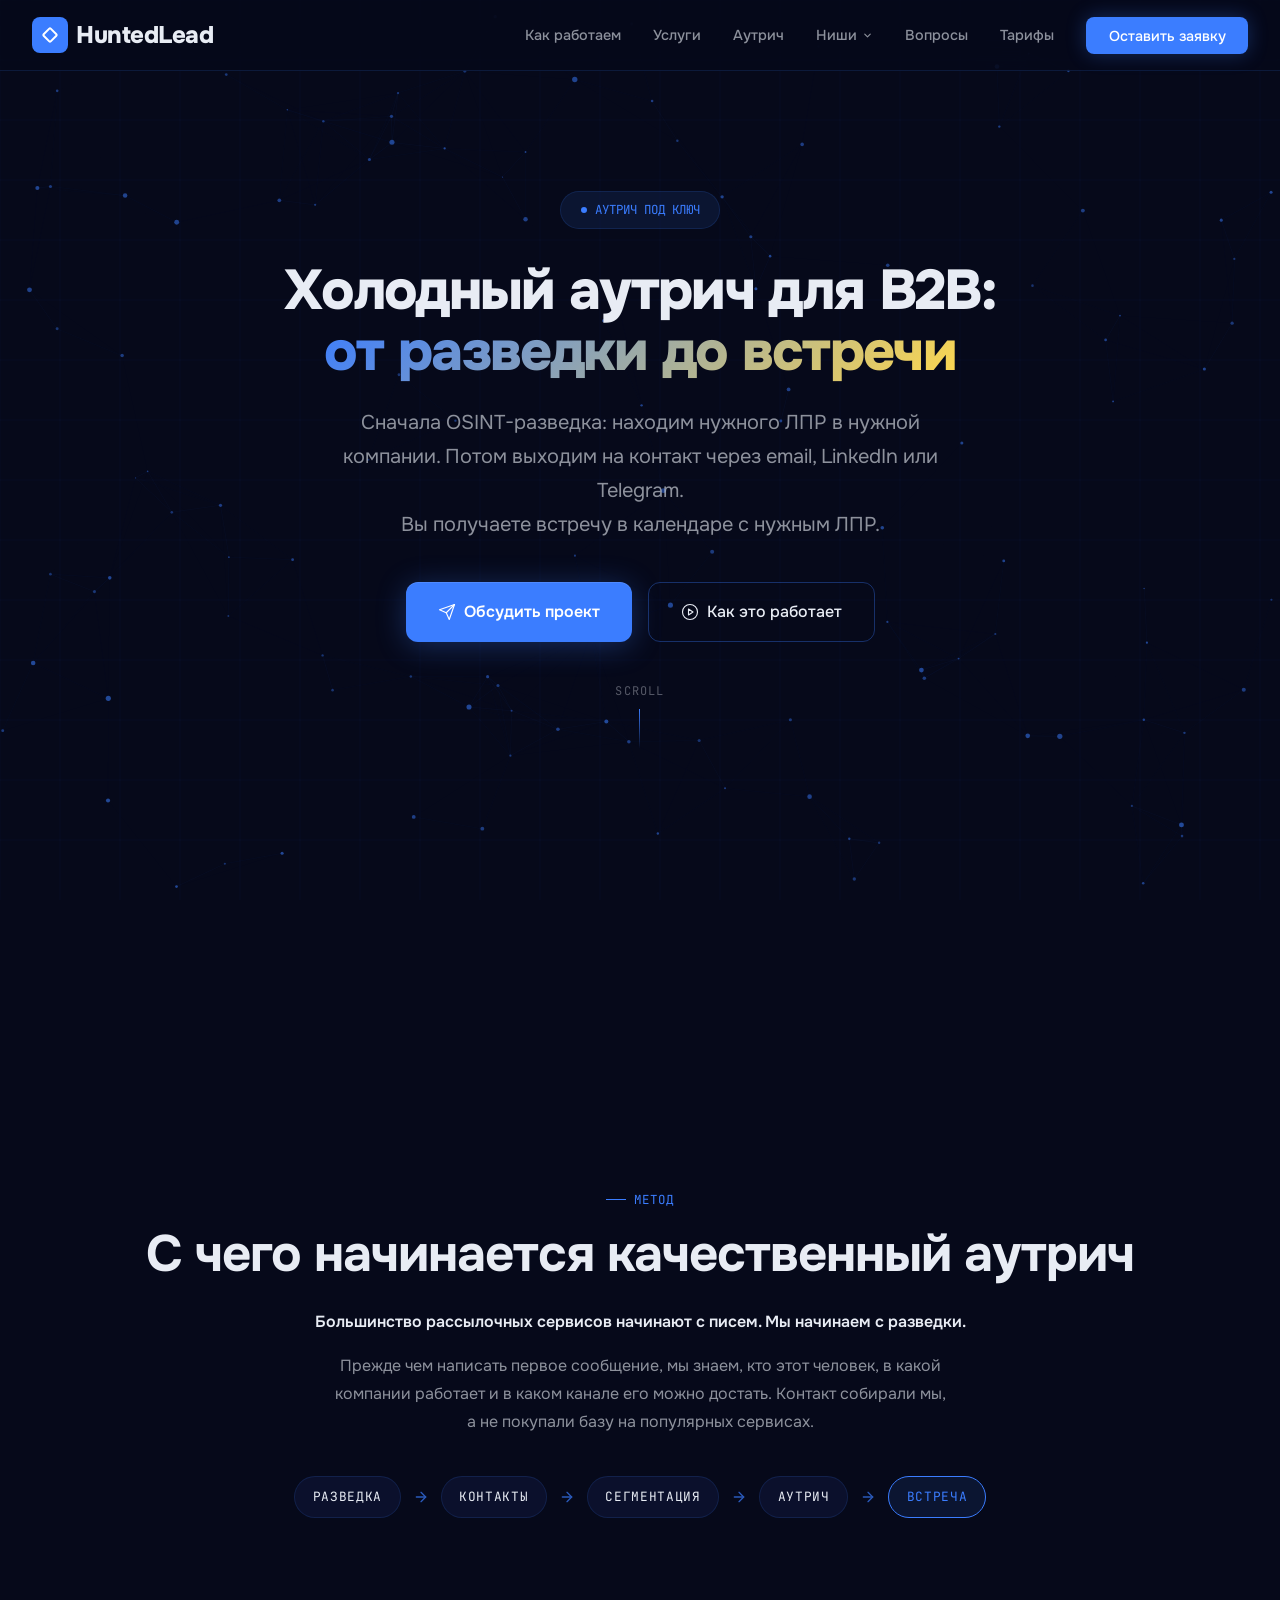
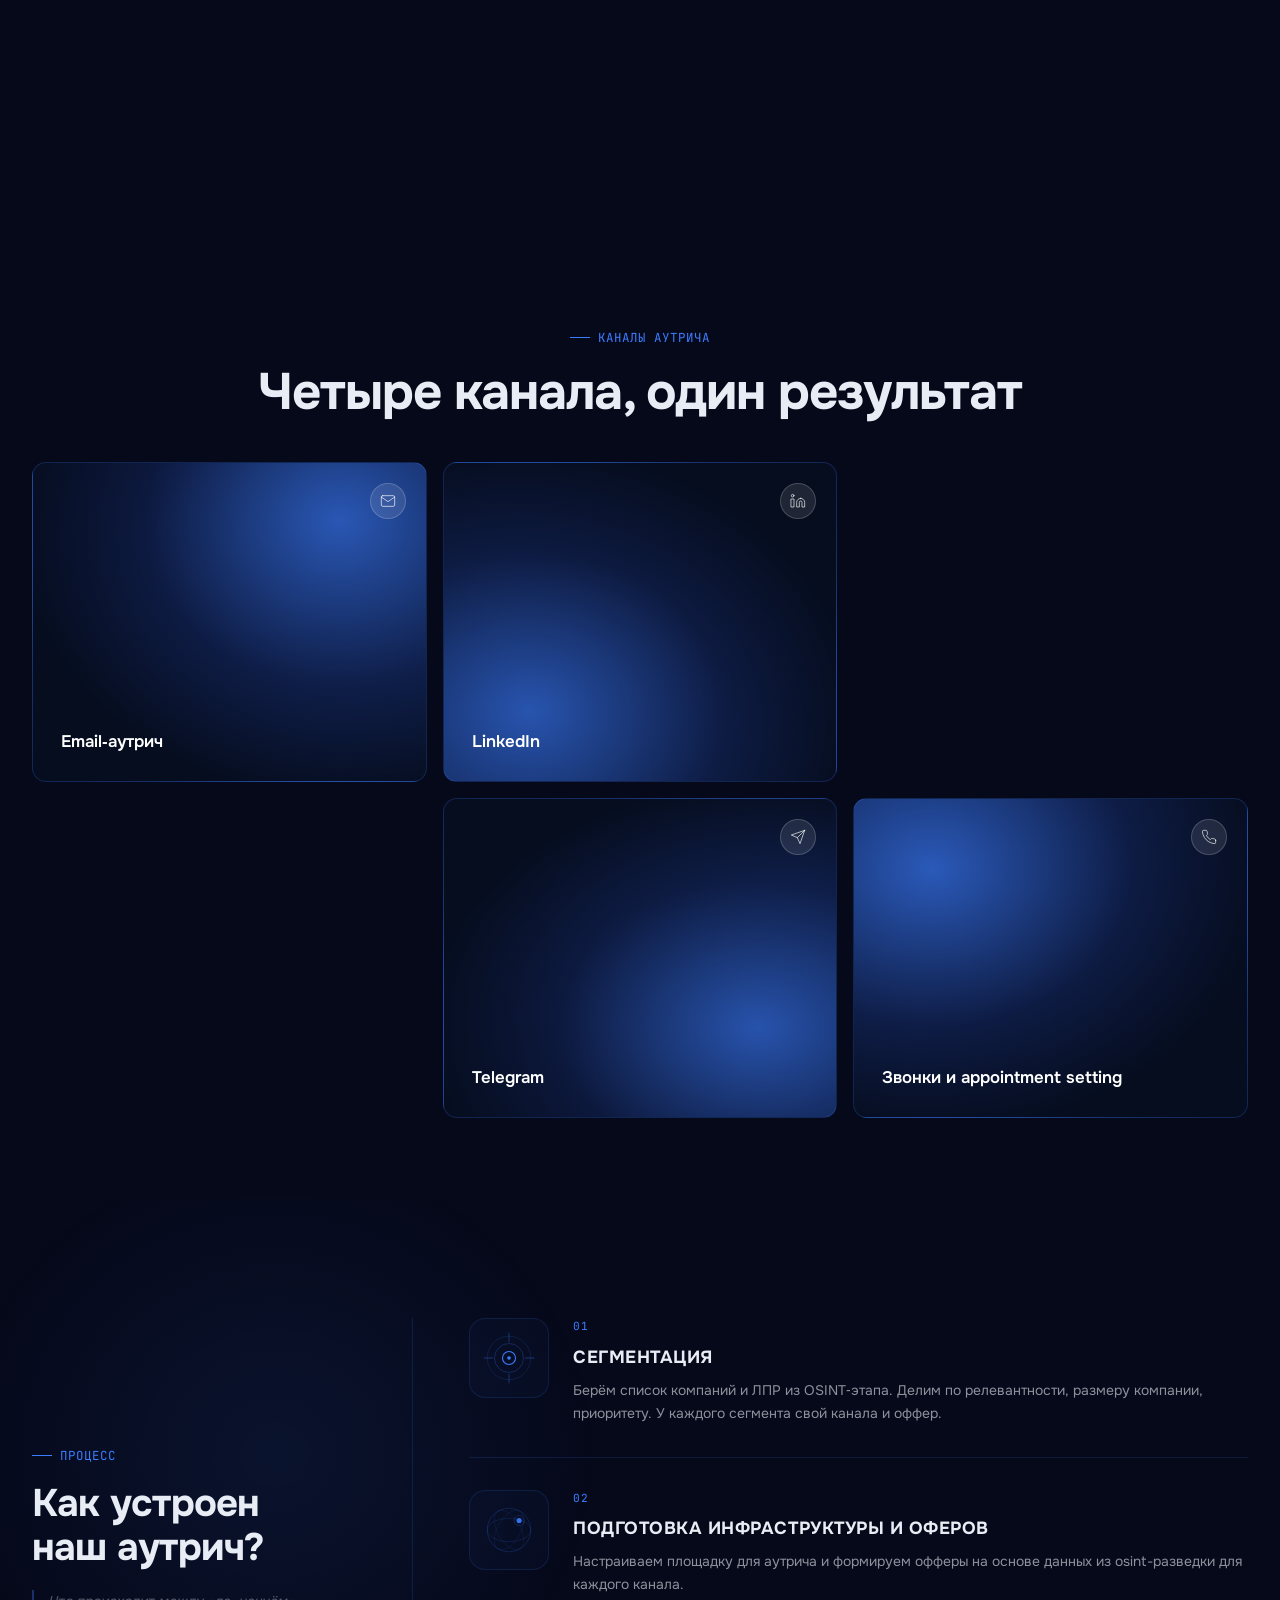
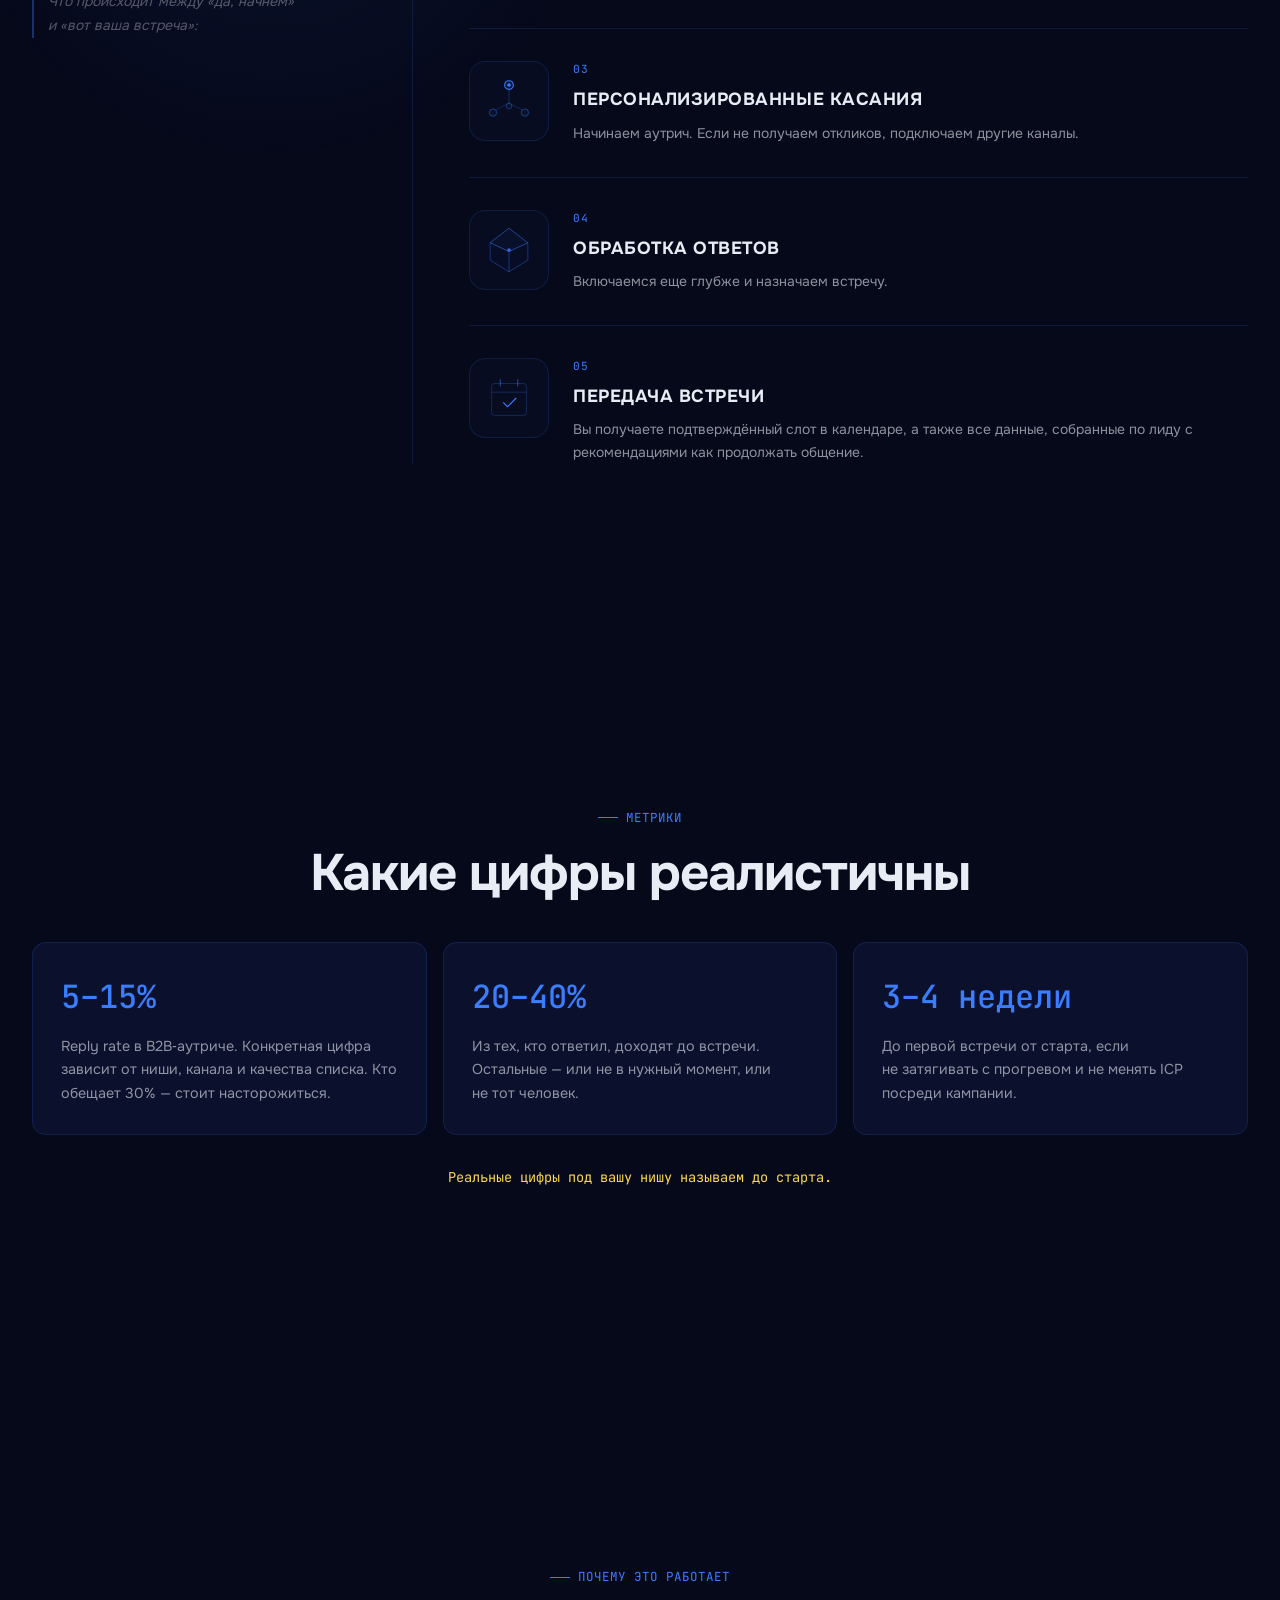
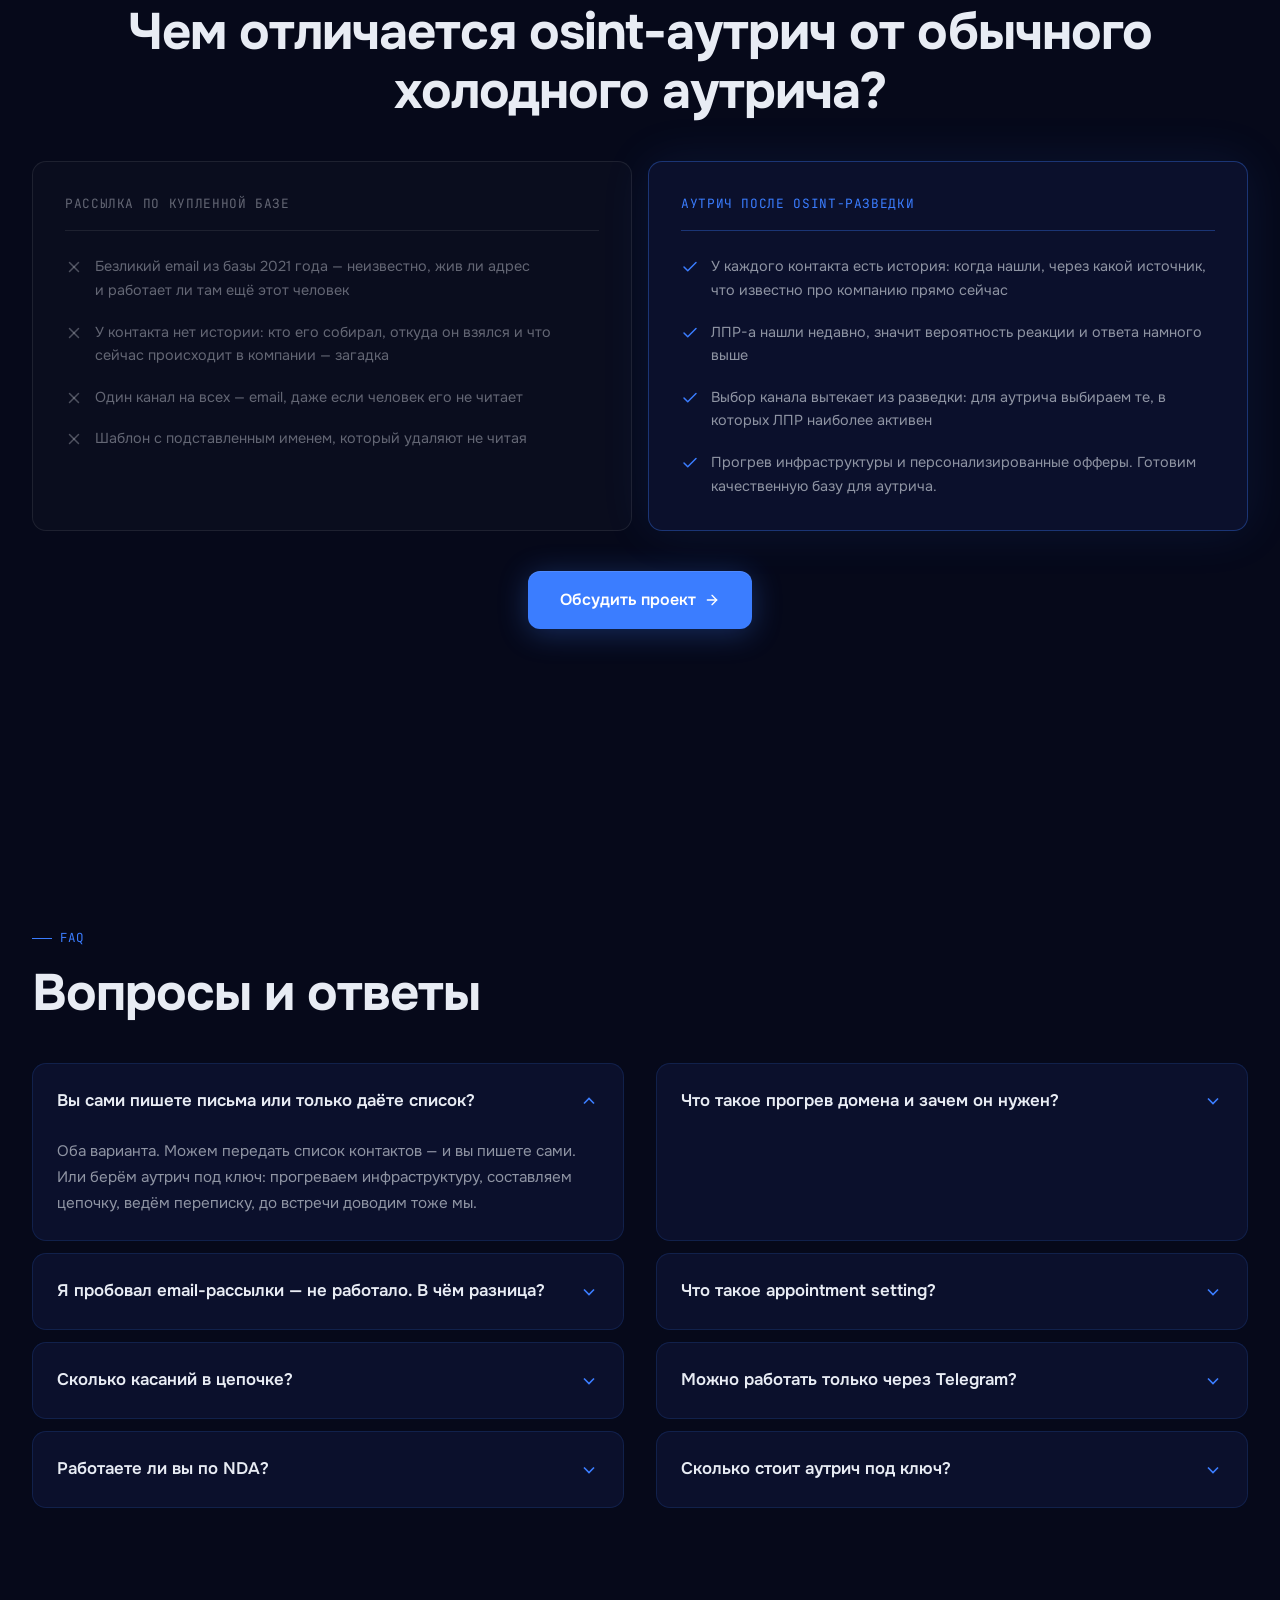
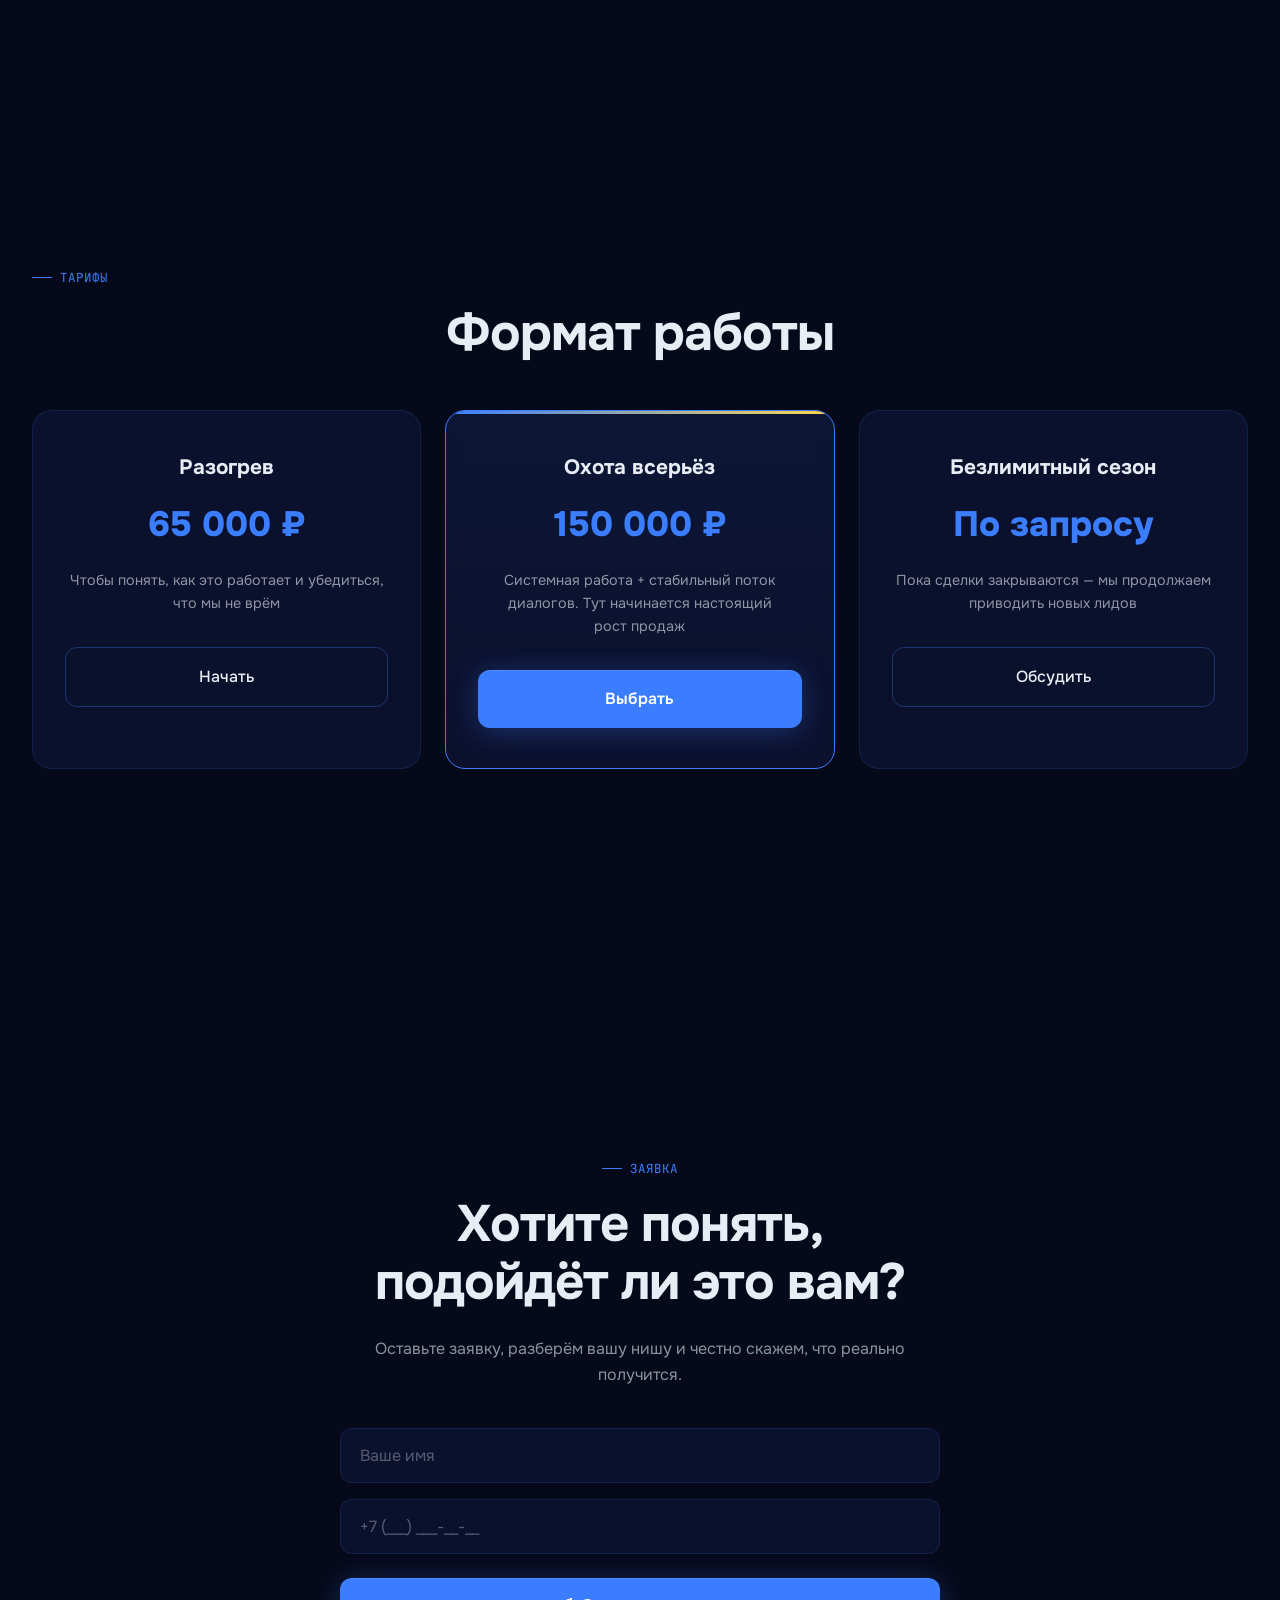
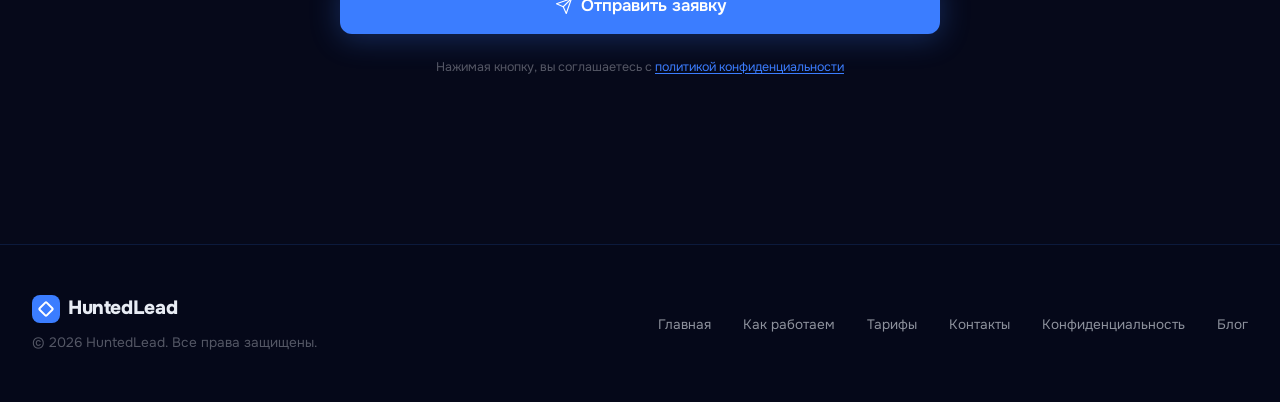
<file: outreach.html>
<!DOCTYPE html>
<html lang="ru">
<head>
<meta charset="UTF-8">
<meta name="viewport" content="width=device-width, initial-scale=1.0">
<title>Аутрич под ключ для B2B: email, LinkedIn, Telegram | HuntedLead</title>
<link rel="preconnect" href="https://fonts.googleapis.com">
<link rel="preconnect" href="https://fonts.gstatic.com" crossorigin>
<link href="https://fonts.googleapis.com/css2?family=Onest:wght@300;400;500;600;700;800&family=JetBrains+Mono:wght@400;500&display=swap" rel="stylesheet">
<link rel="stylesheet" href="styles/main.css?v=20260624">
<script src="nav.js" defer></script>
<script src="form.js" defer></script>

<script type="application/ld+json">
{
  "@context": "https://schema.org",
  "@type": "FAQPage",
  "mainEntity": [
    {"@type":"Question","name":"Вы сами пишете письма или только даёте список?","acceptedAnswer":{"@type":"Answer","text":"Оба варианта. Можем передать список контактов — и вы пишете сами. Или берём аутрич под ключ: прогреваем инфраструктуру, составляем цепочку, ведём переписку, до встречи доводим тоже мы."}},
    {"@type":"Question","name":"Что такое прогрев домена и зачем он нужен?","acceptedAnswer":{"@type":"Answer","text":"Прогрев — это нарастающий объём писем с нового домена, чтобы почтовые сервисы начали ему доверять. Занимает 2–3 недели. Без него холодные письма попадают в спам, и никакая персонализация не поможет. Это стандартная практика, ничего серого."}},
    {"@type":"Question","name":"Я пробовал email-рассылки — не работало. В чём разница?","acceptedAnswer":{"@type":"Answer","text":"Чаще всего проблема в одном из трёх: устаревшие контакты из купленной базы, непрогретый домен или шаблонные письма, которые удаляли не читая. Мы закрываем все три."}},
    {"@type":"Question","name":"Что такое appointment setting?","acceptedAnswer":{"@type":"Answer","text":"Мы сами выходим на контакт, квалифицируем и ставим встречу в календарь. Вы подключаетесь уже к живому разговору — всё что до этого, сделали мы."}},
    {"@type":"Question","name":"Сколько касаний в цепочке?","acceptedAnswer":{"@type":"Answer","text":"Обычно 3–5. Больше — и это начинает раздражать. Меньше — мало шансов попасть в нужный момент. Интервалы между касаниями: 3–7 дней в зависимости от канала."}},
    {"@type":"Question","name":"Можно работать только через Telegram?","acceptedAnswer":{"@type":"Answer","text":"Да, если ваша аудитория там есть. IT, SaaS, digital — часто именно так быстрее. Но обычно мы комбинируем каналы: email плюс Telegram или LinkedIn плюс email. У каждого человека свой канал."}},
    {"@type":"Question","name":"Работаете ли вы по NDA?","acceptedAnswer":{"@type":"Answer","text":"Да. Подписываем до начала. Кейсы с вашим участием и детали проекта без явного согласия не публикуем."}},
    {"@type":"Question","name":"Сколько стоит аутрич под ключ?","acceptedAnswer":{"@type":"Answer","text":"Посмотрите раздел «Тарифы» — там три формата работы с разным объёмом и включёнными услугами."}}
  ]
}
</script>

<script type="application/ld+json">
{
  "@context": "https://schema.org",
  "@type": "BreadcrumbList",
  "itemListElement": [
    {"@type":"ListItem","position":1,"name":"Главная","item":"https://huntedlead.ru"},
    {"@type":"ListItem","position":2,"name":"Аутрич под ключ","item":"https://huntedlead.ru/outreach"}
  ]
}
</script>

<meta name="yandex-verification" content="6d3543e8a81e042b" />

<link rel="shortcut icon" href="/favicon.ico">
<link rel="icon" type="image/x-icon" href="/favicon.ico">
<link rel="icon" type="image/png" sizes="32x32" href="/favicon-32x32.png">
<link rel="icon" type="image/png" sizes="16x16" href="/favicon-16x16.png">
<link rel="icon" type="image/svg+xml" href="/favicon.svg">
<link rel="apple-touch-icon" sizes="180x180" href="/apple-touch-icon.png">

<meta name="description" content="Ведём холодные письма, LinkedIn и Telegram-аутрич для B2B. Прогреваем домены, составляем персонализированные цепочки, доводим до встречи. Пишем тем, кого сами нашли через OSINT.">
<meta name="robots" content="index, follow">
<link rel="canonical" href="https://huntedlead.ru/outreach">

<meta property="og:type" content="website">
<meta property="og:url" content="https://huntedlead.ru/outreach">
<meta property="og:title" content="Аутрич под ключ для B2B: email, LinkedIn, Telegram | HuntedLead">
<meta property="og:description" content="Ведём холодные письма, LinkedIn и Telegram-аутрич для B2B. Прогреваем домены, составляем персонализированные цепочки, доводим до встречи.">
<meta property="og:site_name" content="HuntedLead">
<meta property="og:locale" content="ru_RU">
<meta property="og:image" content="https://huntedlead.ru/images/og/og-outreach.jpg">
<meta property="og:image:width" content="1200">
<meta property="og:image:height" content="630">
<meta property="og:image:type" content="image/jpeg">

<meta name="twitter:card" content="summary_large_image">
<meta name="twitter:title" content="Аутрич под ключ для B2B | HuntedLead">
<meta name="twitter:description" content="Email, LinkedIn и Telegram-аутрич: от OSINT-разведки до встречи в вашем календаре.">
<meta name="twitter:image" content="https://huntedlead.ru/images/og/og-outreach.jpg">

<script type="text/javascript">
   (function(m,e,t,r,i,k,a){m[i]=m[i]||function(){(m[i].a=m[i].a||[]).push(arguments)};
   m[i].l=1*new Date();
   for (var j = 0; j < document.scripts.length; j++) {if (document.scripts[j].src === r) { return; }}
   k=e.createElement(t),a=e.getElementsByTagName(t)[0],k.async=1,k.src=r,a.parentNode.insertBefore(k,a)})
   (window, document, "script", "https://mc.yandex.ru/metrika/tag.js", "ym");
   ym(108561966, "init", { clickmap:true, trackLinks:true, accurateTrackBounce:true, webvisor:true });
</script>
</head>
<body>

<noscript><div><img src="https://mc.yandex.ru/watch/108561966" style="position:absolute; left:-9999px;" alt=""/></div></noscript>

<canvas id="bg-canvas"></canvas>

<header class="site-header" id="siteHeader">
  <div class="header-inner">
    <a href="/" class="logo">
      <div class="logo-icon"></div>
      HuntedLead
    </a>
    <nav>
      <ul class="nav-links" id="navLinks">
        <li><a href="#how">Как работаем</a></li>
        <li><a href="#services">Услуги</a></li>
        <li><a href="/outreach" aria-current="page">Аутрич</a></li>
        <li class="nav-dropdown">
          <button class="nav-dropdown-btn" aria-expanded="false" aria-haspopup="true">
            Ниши
            <svg width="11" height="11" viewBox="0 0 24 24" fill="none" stroke="currentColor" stroke-width="2.5" stroke-linecap="round" stroke-linejoin="round" aria-hidden="true"><polyline points="6 9 12 15 18 9"/></svg>
          </button>
          <ul class="nav-dropdown-menu" role="menu">
            <li role="none"><a href="/industry-it" role="menuitem">IT и SaaS</a></li>
            <li role="none"><a href="/industry-manufacturing" role="menuitem">Производствам</a></li>
            <li role="none"><a href="/industry-distributors" role="menuitem">Дистрибьюторам</a></li>
            <li role="none"><a href="/industry-consulting" role="menuitem">Консалтинг</a></li>
            <li role="none"><a href="/industry-hrtech" role="menuitem">HR-tech</a></li>
            <li role="none"><a href="/industry-logistics" role="menuitem">Логистика и ВЭД</a></li>
          </ul>
        </li>
        <li><a href="#faq">Вопросы</a></li>
        <li><a href="#pricing">Тарифы</a></li>
        <li><a href="#contact" class="nav-cta">Оставить заявку</a></li>
      </ul>
    </nav>
    <button class="mobile-toggle" id="mobileToggle" aria-label="Меню">
      <span></span><span></span><span></span>
    </button>
  </div>
</header>

<div class="content-wrapper">

  <!-- HERO -->
  <section class="hero" id="hero">
    <div class="hero-badge">
      <span class="dot"></span>
      АУТРИЧ ПОД КЛЮЧ
    </div>
    <h1>Холодный аутрич для&nbsp;B2B: <span class="highlight">от&nbsp;разведки до&nbsp;встречи</span></h1>
    <p class="hero-sub">Сначала OSINT-разведка: находим нужного ЛПР в&nbsp;нужной компании. Потом выходим на&nbsp;контакт через email, LinkedIn или Telegram. <br>Вы получаете встречу в календаре с нужным ЛПР.</p>
    <div class="hero-cta-group">
      <a href="#contact" class="btn-primary">
        <svg width="18" height="18" viewBox="0 0 24 24" fill="none" stroke="currentColor" stroke-width="1.5" stroke-linecap="round" stroke-linejoin="round"><line x1="22" y1="2" x2="11" y2="13"/><polygon points="22 2 15 22 11 13 2 9 22 2"/></svg>
        Обсудить проект
      </a>
      <a href="#how" class="btn-secondary">
        <svg width="18" height="18" viewBox="0 0 24 24" fill="none" stroke="currentColor" stroke-width="1.5" stroke-linecap="round" stroke-linejoin="round"><circle cx="12" cy="12" r="10"/><polygon points="10 8 16 12 10 16 10 8"/></svg>
        Как это работает
      </a>
    </div>
    <div class="scroll-indicator">
      <span>scroll</span>
      <div class="scroll-line"></div>
    </div>
  </section>

  <!-- CHAIN: АУТРИЧ — ФИНАЛ ЦИКЛА -->
  <section class="chain-section" id="cycle">
    <div class="chain-inner">
      <div class="section-tag">Метод</div>
      <h2 class="section-title">С чего начинается качественный аутрич</h2>
      <p class="chain-text"><strong>Большинство рассылочных сервисов начинают с&nbsp;писем. Мы начинаем с&nbsp;разведки.</strong></p>
      <p class="chain-text">Прежде чем написать первое сообщение, мы знаем, кто этот человек, в&nbsp;какой компании работает и&nbsp;в&nbsp;каком канале его можно достать. Контакт собирали мы, а&nbsp;не&nbsp;покупали базу на популярных сервисах.</p>
      <div class="chain-flow">
        <span class="chain-step">Разведка</span>
        <svg class="chain-arrow" width="16" height="16" viewBox="0 0 24 24" fill="none" stroke="currentColor" stroke-width="2" stroke-linecap="round" stroke-linejoin="round"><path d="M5 12h14"/><path d="m12 5 7 7-7 7"/></svg>
        <span class="chain-step">Контакты</span>
        <svg class="chain-arrow" width="16" height="16" viewBox="0 0 24 24" fill="none" stroke="currentColor" stroke-width="2" stroke-linecap="round" stroke-linejoin="round"><path d="M5 12h14"/><path d="m12 5 7 7-7 7"/></svg>
        <span class="chain-step">Сегментация</span>
        <svg class="chain-arrow" width="16" height="16" viewBox="0 0 24 24" fill="none" stroke="currentColor" stroke-width="2" stroke-linecap="round" stroke-linejoin="round"><path d="M5 12h14"/><path d="m12 5 7 7-7 7"/></svg>
        <span class="chain-step">Аутрич</span>
        <svg class="chain-arrow" width="16" height="16" viewBox="0 0 24 24" fill="none" stroke="currentColor" stroke-width="2" stroke-linecap="round" stroke-linejoin="round"><path d="M5 12h14"/><path d="m12 5 7 7-7 7"/></svg>
        <span class="chain-step chain-step-final">Встреча</span>
      </div>
    </div>
  </section>

  <!-- CHANNELS (SERVICES) -->
  <section class="services-section" id="services">
    <div class="services-inner">
      <div class="services-header">
        <div class="section-tag">Каналы аутрича</div>
        <h2 class="section-title">Четыре канала, один результат</h2>
      </div>
      <div class="services-grid services-grid-4">

        <div class="service-card" data-delay="0">
          <div class="service-card-inner">
            <div class="service-card-front">
              <div class="service-flip-icon">
                <svg viewBox="0 0 24 24"><path d="M4 4h16c1.1 0 2 .9 2 2v12c0 1.1-.9 2-2 2H4c-1.1 0-2-.9-2-2V6c0-1.1.9-2 2-2z"/><polyline points="22,6 12,13 2,6"/></svg>
              </div>
              <h3>Email&#8209;аутрич</h3>
            </div>
            <div class="service-card-back">
              <p>Сначала прогреваем домен и&nbsp;почтовый ящик — на&nbsp;это уходит 2–3 недели до&nbsp;старта. Без прогрева даже хорошие письма улетают в&nbsp;спам. После этого запускаем цепочку из&nbsp;3–5 персонализированных касаний. Каждое письмо про конкретного человека: его должность, компанию, задачи. Не&nbsp;шаблон с&nbsp;подставленным именем.</p>
            </div>
          </div>
        </div>

        <div class="service-card" data-delay="100">
          <div class="service-card-inner">
            <div class="service-card-front">
              <div class="service-flip-icon">
                <svg viewBox="0 0 24 24"><path d="M16 8a6 6 0 016 6v7h-4v-7a2 2 0 00-2-2 2 2 0 00-2 2v7h-4v-7a6 6 0 016-6z"/><rect x="2" y="9" width="4" height="12"/><circle cx="4" cy="4" r="2"/></svg>
              </div>
              <h3>LinkedIn</h3>
            </div>
            <div class="service-card-back">
              <p>Коннекты, сообщения, иногда InMail. Работаем от&nbsp;лица живого профиля. Подходит для ниш, где ЛПР активен: международные сделки, корпоративный сегмент, ИТ&#8209;услуги.</p>
            </div>
          </div>
        </div>

        <div class="service-card" data-delay="200">
          <div class="service-card-inner">
            <div class="service-card-front">
              <div class="service-flip-icon">
                <svg viewBox="0 0 24 24"><line x1="22" y1="2" x2="11" y2="13"/><polygon points="22 2 15 22 11 13 2 9 22 2"/></svg>
              </div>
              <h3>Telegram</h3>
            </div>
            <div class="service-card-back">
              <p>Для российского B2B — IT, SaaS, digital, агентства — часто самый эффективный канал. Контакты собираем ещё на&nbsp;OSINT&#8209;этапе, не&nbsp;ищем их в&nbsp;последний момент. Telegram&#8209;аутрич имеет смысл, когда человек там реально есть и&nbsp;активен.</p>
            </div>
          </div>
        </div>

        <div class="service-card" data-delay="300">
          <div class="service-card-inner">
            <div class="service-card-front">
              <div class="service-flip-icon">
                <svg viewBox="0 0 24 24"><path d="M22 16.92v3a2 2 0 01-2.18 2 19.79 19.79 0 01-8.63-3.07 19.5 19.5 0 01-6-6 19.79 19.79 0 01-3.07-8.67A2 2 0 014.11 2h3a2 2 0 012 1.72c.127.96.361 1.903.7 2.81a2 2 0 01-.45 2.11L8.09 9.91a16 16 0 006 6l1.27-1.27a2 2 0 012.11-.45c.907.339 1.85.573 2.81.7A2 2 0 0122 16.92z"/></svg>
              </div>
              <h3>Звонки и&nbsp;appointment setting</h3>
            </div>
            <div class="service-card-back">
              <p>Дозвон, квалификация, постановка встречи в&nbsp;календарь. Подключаем, когда нужен конкретный слот, а&nbsp;не&nbsp;ещё один виток переписки.</p>
            </div>
          </div>
        </div>

      </div>
    </div>
  </section>

  <!-- HOW IT WORKS -->
  <section class="how-section" id="how">
    <div class="how-split">
      <div class="how-left">
        <div class="section-tag">Процесс</div>
        <h2 class="section-title">Как устроен наш аутрич?</h2>
        <p class="how-example">Что происходит между «да, начнём» и&nbsp;«вот ваша встреча»:</p>
      </div>
      <div class="how-right">
        <div class="how-step" data-delay="0">
          <div class="how-step-icon">
            <svg viewBox="0 0 80 80" fill="none" xmlns="http://www.w3.org/2000/svg">
              <circle cx="40" cy="40" r="30" stroke="rgba(59,125,255,0.2)" stroke-width="1"/>
              <circle cx="40" cy="40" r="20" stroke="rgba(59,125,255,0.35)" stroke-width="1"/>
              <circle cx="40" cy="40" r="9" stroke="#3b7dff" stroke-width="1.5"/>
              <line x1="40" y1="5" x2="40" y2="18" stroke="rgba(59,125,255,0.5)" stroke-width="1"/>
              <line x1="40" y1="62" x2="40" y2="75" stroke="rgba(59,125,255,0.5)" stroke-width="1"/>
              <line x1="5"  y1="40" x2="18" y2="40" stroke="rgba(59,125,255,0.5)" stroke-width="1"/>
              <line x1="62" y1="40" x2="75" y2="40" stroke="rgba(59,125,255,0.5)" stroke-width="1"/>
              <circle cx="40" cy="40" r="2.5" fill="#3b7dff"/>
            </svg>
          </div>
          <div class="how-step-body">
            <span class="how-step-num">01</span>
            <h3>Сегментация</h3>
            <p>Берём список компаний и&nbsp;ЛПР из&nbsp;OSINT&#8209;этапа. Делим по&nbsp;релевантности, размеру компании, приоритету. У каждого сегмента свой канала и оффер.</p>
          </div>
        </div>
        <div class="how-step" data-delay="120">
          <div class="how-step-icon">
            <svg viewBox="0 0 80 80" fill="none" xmlns="http://www.w3.org/2000/svg">
              <ellipse cx="40" cy="40" rx="30" ry="16" stroke="rgba(59,125,255,0.2)" stroke-width="1"/>
              <ellipse cx="40" cy="40" rx="30" ry="16" stroke="rgba(59,125,255,0.12)" stroke-width="1" transform="rotate(60 40 40)"/>
              <ellipse cx="40" cy="40" rx="30" ry="16" stroke="rgba(59,125,255,0.12)" stroke-width="1" transform="rotate(120 40 40)"/>
              <circle cx="40" cy="40" r="30" stroke="rgba(59,125,255,0.25)" stroke-width="1"/>
              <circle cx="54" cy="27" r="3.5" fill="#3b7dff" opacity="0.9"/>
              <circle cx="54" cy="27" r="7"   stroke="#3b7dff" stroke-width="0.8" opacity="0.35"/>
            </svg>
          </div>
          <div class="how-step-body">
            <span class="how-step-num">02</span>
            <h3>Подготовка инфраструктуры и оферов</h3>
            <p>Настраиваем площадку для аутрича и формируем офферы на основе данных из osint-разведки для каждого канала.</p>
          </div>
        </div>
        <div class="how-step" data-delay="240">
          <div class="how-step-icon">
            <svg viewBox="0 0 80 80" fill="none" xmlns="http://www.w3.org/2000/svg">
              <circle cx="40" cy="18" r="6"   stroke="#3b7dff" stroke-width="1.5" fill="rgba(59,125,255,0.1)"/>
              <circle cx="18" cy="56" r="5"   stroke="rgba(59,125,255,0.6)" stroke-width="1" fill="rgba(59,125,255,0.06)"/>
              <circle cx="62" cy="56" r="5"   stroke="rgba(59,125,255,0.6)" stroke-width="1" fill="rgba(59,125,255,0.06)"/>
              <circle cx="40" cy="47" r="4"   stroke="rgba(59,125,255,0.45)" stroke-width="1" fill="rgba(59,125,255,0.06)"/>
              <line x1="40" y1="24" x2="40" y2="43" stroke="rgba(59,125,255,0.4)" stroke-width="1"/>
              <line x1="40" y1="43" x2="22" y2="52" stroke="rgba(59,125,255,0.3)" stroke-width="1"/>
              <line x1="40" y1="43" x2="58" y2="52" stroke="rgba(59,125,255,0.3)" stroke-width="1"/>
              <circle cx="40" cy="18" r="2.5" fill="#3b7dff"/>
            </svg>
          </div>
          <div class="how-step-body">
            <span class="how-step-num">03</span>
            <h3>Персонализированные касания</h3>
            <p>Начинаем аутрич. Если не получаем откликов, подключаем другие каналы.</p>
          </div>
        </div>
        <div class="how-step" data-delay="360">
          <div class="how-step-icon">
            <svg viewBox="0 0 80 80" fill="none" xmlns="http://www.w3.org/2000/svg">
              <polygon points="40,10 66,30 66,54 40,70 14,54 14,30" stroke="rgba(59,125,255,0.25)" stroke-width="1"/>
              <polygon points="40,10 66,30 40,42 14,30" stroke="rgba(59,125,255,0.5)" stroke-width="1" fill="rgba(59,125,255,0.04)"/>
              <polygon points="40,42 66,30 66,54 40,70" stroke="rgba(59,125,255,0.3)" stroke-width="1" fill="rgba(59,125,255,0.02)"/>
              <polygon points="40,42 14,30 14,54 40,70" stroke="rgba(59,125,255,0.3)" stroke-width="1" fill="rgba(59,125,255,0.02)"/>
              <circle cx="40" cy="40" r="2.5" fill="#3b7dff" opacity="0.8"/>
            </svg>
          </div>
          <div class="how-step-body">
            <span class="how-step-num">04</span>
            <h3>Обработка ответов</h3>
            <p>Включаемся еще глубже и назначаем встречу.</p>
          </div>
        </div>
        <div class="how-step" data-delay="480">
          <div class="how-step-icon">
            <svg viewBox="0 0 80 80" fill="none" xmlns="http://www.w3.org/2000/svg">
              <rect x="16" y="20" width="48" height="44" rx="4" stroke="rgba(59,125,255,0.35)" stroke-width="1"/>
              <line x1="16" y1="32" x2="64" y2="32" stroke="rgba(59,125,255,0.35)" stroke-width="1"/>
              <line x1="28" y1="14" x2="28" y2="24" stroke="rgba(59,125,255,0.5)" stroke-width="1.5"/>
              <line x1="52" y1="14" x2="52" y2="24" stroke="rgba(59,125,255,0.5)" stroke-width="1.5"/>
              <polyline points="32,46 38,52 50,40" stroke="#3b7dff" stroke-width="1.5" fill="none"/>
            </svg>
          </div>
          <div class="how-step-body">
            <span class="how-step-num">05</span>
            <h3>Передача встречи</h3>
            <p>Вы получаете подтверждённый слот в&nbsp;календаре, а также все данные, собранные по лиду с рекомендациями как продолжать общение.</p>
          </div>
        </div>
      </div>
    </div>
  </section>

  <!-- METRICS -->
  <section class="metrics-section" id="metrics">
    <div class="metrics-inner">
      <div class="metrics-header">
        <div class="section-tag">Метрики</div>
        <h2 class="section-title">Какие цифры реалистичны</h2>
      </div>
      <div class="metrics-grid">
        <div class="metric-card" data-delay="0">
          <div class="metric-value">5–15%</div>
          <p>Reply rate в&nbsp;B2B&#8209;аутриче. Конкретная цифра зависит от&nbsp;ниши, канала и&nbsp;качества списка. Кто обещает 30% — стоит насторожиться.</p>
        </div>
        <div class="metric-card" data-delay="100">
          <div class="metric-value">20–40%</div>
          <p>Из тех, кто ответил, доходят до&nbsp;встречи. Остальные — или не&nbsp;в&nbsp;нужный момент, или не&nbsp;тот человек.</p>
        </div>
        <div class="metric-card" data-delay="200">
          <div class="metric-value">3–4 недели</div>
          <p>До первой встречи от&nbsp;старта, если не&nbsp;затягивать с&nbsp;прогревом и&nbsp;не&nbsp;менять ICP посреди кампании.</p>
        </div>
      </div>
      <p class="metrics-note">Реальные цифры под вашу нишу называем до&nbsp;старта.</p>
    </div>
  </section>

  <!-- COMPARE: ПОЧЕМУ ЭТО РАБОТАЕТ -->
  <section class="compare-section" id="why">
    <div class="compare-inner">
      <div class="compare-header">
        <div class="section-tag">Почему это работает</div>
        <h2 class="section-title">Чем отличается osint-аутрич от обычного холодного аутрича?</h2>
      </div>
      <div class="compare-grid">

        <div class="compare-card compare-card-bad" data-delay="0">
          <div class="compare-label">Рассылка по&nbsp;купленной базе</div>
          <ul class="compare-list">
            <li>
              <svg class="compare-icon" viewBox="0 0 24 24"><line x1="18" y1="6" x2="6" y2="18"/><line x1="6" y1="6" x2="18" y2="18"/></svg>
              <span>Безликий email из&nbsp;базы 2021&nbsp;года — неизвестно, жив ли адрес и&nbsp;работает ли там ещё этот человек</span>
            </li>
            <li>
              <svg class="compare-icon" viewBox="0 0 24 24"><line x1="18" y1="6" x2="6" y2="18"/><line x1="6" y1="6" x2="18" y2="18"/></svg>
              <span>У контакта нет истории: кто его собирал, откуда он взялся и&nbsp;что сейчас происходит в&nbsp;компании — загадка</span>
            </li>
            <li>
              <svg class="compare-icon" viewBox="0 0 24 24"><line x1="18" y1="6" x2="6" y2="18"/><line x1="6" y1="6" x2="18" y2="18"/></svg>
              <span>Один канал на&nbsp;всех — email, даже если человек его не&nbsp;читает</span>
            </li>
            <li>
              <svg class="compare-icon" viewBox="0 0 24 24"><line x1="18" y1="6" x2="6" y2="18"/><line x1="6" y1="6" x2="18" y2="18"/></svg>
              <span>Шаблон с&nbsp;подставленным именем, который удаляют не&nbsp;читая</span>
            </li>
          </ul>
        </div>

        <div class="compare-card compare-card-good" data-delay="120">
          <div class="compare-label">Аутрич после OSINT-разведки</div>
          <ul class="compare-list">
            <li>
              <svg class="compare-icon" viewBox="0 0 24 24"><polyline points="20 6 9 17 4 12"/></svg>
              <span>У каждого контакта есть история: когда нашли, через какой источник, что известно про компанию прямо сейчас</span>
            </li>
            <li>
              <svg class="compare-icon" viewBox="0 0 24 24"><polyline points="20 6 9 17 4 12"/></svg>
              <span>ЛПР-а нашли недавно, значит вероятность реакции и ответа намного выше</span>
            </li>
            <li>
              <svg class="compare-icon" viewBox="0 0 24 24"><polyline points="20 6 9 17 4 12"/></svg>
              <span>Выбор канала вытекает из&nbsp;разведки: для аутрича выбираем те, в которых ЛПР наиболее активен</span>
            </li>
            <li>
              <svg class="compare-icon" viewBox="0 0 24 24"><polyline points="20 6 9 17 4 12"/></svg>
              <span>Прогрев инфраструктуры и&nbsp;персонализированные офферы. Готовим качественную базу для аутрича.</span>
            </li>
          </ul>
        </div>

      </div>
      <div class="compare-cta">
        <a href="#contact" class="btn-primary">
          Обсудить проект
          <svg width="16" height="16" viewBox="0 0 24 24" fill="none" stroke="currentColor" stroke-width="2" stroke-linecap="round" stroke-linejoin="round"><path d="M5 12h14"/><path d="m12 5 7 7-7 7"/></svg>
        </a>
      </div>
    </div>
  </section>

  <!-- FAQ -->
  <section class="faq-section" id="faq">
    <div class="faq-content">
      <div class="section-tag">FAQ</div>
      <h2 class="section-title">Вопросы и&nbsp;ответы</h2>
      <div class="faq-list">
        <div class="faq-item open">
          <div class="faq-q" onclick="toggleFaq(this)">
            <span>Вы сами пишете письма или только даёте список?</span>
            <svg viewBox="0 0 24 24"><polyline points="6 9 12 15 18 9"/></svg>
          </div>
          <div class="faq-a"><div class="faq-a-inner">Оба варианта. Можем передать список контактов — и&nbsp;вы пишете сами. Или берём аутрич под ключ: прогреваем инфраструктуру, составляем цепочку, ведём переписку, до&nbsp;встречи доводим тоже мы.</div></div>
        </div>
        <div class="faq-item">
          <div class="faq-q" onclick="toggleFaq(this)">
            <span>Что такое прогрев домена и&nbsp;зачем он нужен?</span>
            <svg viewBox="0 0 24 24"><polyline points="6 9 12 15 18 9"/></svg>
          </div>
          <div class="faq-a"><div class="faq-a-inner">Прогрев — это нарастающий объём писем с&nbsp;нового домена, чтобы почтовые сервисы начали ему доверять. Занимает 2–3 недели. Без него холодные письма попадают в&nbsp;спам, и&nbsp;никакая персонализация не&nbsp;поможет. Это стандартная практика, ничего серого.</div></div>
        </div>
        <div class="faq-item">
          <div class="faq-q" onclick="toggleFaq(this)">
            <span>Я пробовал email-рассылки — не&nbsp;работало. В&nbsp;чём разница?</span>
            <svg viewBox="0 0 24 24"><polyline points="6 9 12 15 18 9"/></svg>
          </div>
          <div class="faq-a"><div class="faq-a-inner">Чаще всего проблема в&nbsp;одном из&nbsp;трёх: устаревшие контакты из&nbsp;купленной базы, непрогретый домен или шаблонные письма, которые удаляли не&nbsp;читая. Мы закрываем все три.</div></div>
        </div>
        <div class="faq-item">
          <div class="faq-q" onclick="toggleFaq(this)">
            <span>Что такое appointment setting?</span>
            <svg viewBox="0 0 24 24"><polyline points="6 9 12 15 18 9"/></svg>
          </div>
          <div class="faq-a"><div class="faq-a-inner">Мы сами выходим на&nbsp;контакт, квалифицируем и&nbsp;ставим встречу в&nbsp;календарь. Вы подключаетесь уже к&nbsp;живому разговору — всё, что до&nbsp;этого, сделали мы.</div></div>
        </div>
        <div class="faq-item">
          <div class="faq-q" onclick="toggleFaq(this)">
            <span>Сколько касаний в&nbsp;цепочке?</span>
            <svg viewBox="0 0 24 24"><polyline points="6 9 12 15 18 9"/></svg>
          </div>
          <div class="faq-a"><div class="faq-a-inner">Обычно 3–5. Больше — и&nbsp;это начинает раздражать. Меньше — мало шансов попасть в&nbsp;нужный момент. Интервалы между касаниями: 3–7 дней в&nbsp;зависимости от&nbsp;канала.</div></div>
        </div>
        <div class="faq-item">
          <div class="faq-q" onclick="toggleFaq(this)">
            <span>Можно работать только через Telegram?</span>
            <svg viewBox="0 0 24 24"><polyline points="6 9 12 15 18 9"/></svg>
          </div>
          <div class="faq-a"><div class="faq-a-inner">Да, если ваша аудитория там есть. IT, SaaS, digital — часто именно так быстрее. Но&nbsp;обычно мы комбинируем каналы: email плюс Telegram или LinkedIn плюс email. У&nbsp;каждого человека свой канал.</div></div>
        </div>
        <div class="faq-item">
          <div class="faq-q" onclick="toggleFaq(this)">
            <span>Работаете ли вы по&nbsp;NDA?</span>
            <svg viewBox="0 0 24 24"><polyline points="6 9 12 15 18 9"/></svg>
          </div>
          <div class="faq-a"><div class="faq-a-inner">Да. Подписываем до&nbsp;начала. Кейсы с&nbsp;вашим участием и&nbsp;детали проекта без явного согласия не&nbsp;публикуем.</div></div>
        </div>
        <div class="faq-item">
          <div class="faq-q" onclick="toggleFaq(this)">
            <span>Сколько стоит аутрич под ключ?</span>
            <svg viewBox="0 0 24 24"><polyline points="6 9 12 15 18 9"/></svg>
          </div>
          <div class="faq-a"><div class="faq-a-inner">Посмотрите раздел <a href="#pricing">«Тарифы»</a> — там три формата работы с&nbsp;разным объёмом и&nbsp;включёнными услугами.</div></div>
        </div>
      </div>
    </div>
  </section>

  <!-- PRICING -->
  <section class="pricing-section" id="pricing">
    <div class="pricing-content">
      <div class="section-tag">Тарифы</div>
      <h2 class="section-title">Формат работы</h2>
      <div class="pricing-grid">
        <div class="price-card" data-delay="0">
          <div class="price-label">Разогрев</div>
          <div class="price-amount">65 000 ₽</div>
          <p class="price-desc">Чтобы понять, как это работает и&nbsp;убедиться, что мы не&nbsp;врём</p>
          <a href="#contact" class="btn-secondary">Начать</a>
        </div>
        <div class="price-card featured" data-delay="150">
          <div class="price-label">Охота всерьёз</div>
          <div class="price-amount">150 000 ₽</div>
          <p class="price-desc">Системная работа + стабильный поток диалогов. Тут начинается настоящий рост&nbsp;продаж</p>
          <a href="#contact" class="btn-primary">Выбрать</a>
        </div>
        <div class="price-card" data-delay="300">
          <div class="price-label">Безлимитный сезон</div>
          <div class="price-amount">По запросу</div>
          <p class="price-desc">Пока сделки закрываются — мы продолжаем приводить новых лидов</p>
          <a href="#contact" class="btn-secondary">Обсудить</a>
        </div>
      </div>
    </div>
  </section>

  <!-- CTA FORM -->
  <section class="cta-section" id="contact">
    <div class="cta-content">
      <div class="section-tag">Заявка</div>
      <h2 class="section-title">Хотите понять, подойдёт ли это вам?</h2>
      <p class="cta-subtitle">Оставьте заявку, разберём вашу нишу и&nbsp;честно скажем, что реально получится.</p>
      <div id="formContainer">
        <div class="cta-form" id="leadForm">
          <div class="form-group">
            <input type="text" id="userName" placeholder="Ваше имя" required autocomplete="name">
          </div>
          <div class="form-group">
            <input type="tel" id="userPhone" placeholder="+7 (___) ___-__-__" required autocomplete="tel">
          </div>
          <div class="form-submit">
            <button class="btn-primary" onclick="submitForm()" id="submitBtn">
              <svg width="18" height="18" viewBox="0 0 24 24" fill="none" stroke="currentColor" stroke-width="1.5" stroke-linecap="round" stroke-linejoin="round"><line x1="22" y1="2" x2="11" y2="13"/><polygon points="22 2 15 22 11 13 2 9 22 2"/></svg>
              Отправить заявку
            </button>
          </div>
          <div class="form-error" id="formError">Не удалось отправить заявку. Попробуйте ещё раз или свяжитесь с нами напрямую.</div>
          <p class="form-note">Нажимая кнопку, вы соглашаетесь с&nbsp;<a href="#" onclick="openPrivacy(event)">политикой конфиденциальности</a></p>
        </div>
        <div class="form-success" id="formSuccess">
          <svg viewBox="0 0 24 24"><path d="M22 11.08V12a10 10 0 11-5.93-9.14"/><polyline points="22 4 12 14.01 9 11.01"/></svg>
          <h3>Заявка отправлена!</h3>
          <p>Мы свяжемся с вами в ближайшее время</p>
        </div>
      </div>
    </div>
  </section>

</div>

<footer class="site-footer">
  <div class="footer-inner">
    <div class="footer-left">
      <a href="/" class="logo">
        <div class="logo-icon"></div>
        HuntedLead
      </a>
      <p class="footer-copy">&copy; 2026 HuntedLead. Все права защищены.</p>
    </div>
    <ul class="footer-links">
      <li><a href="/">Главная</a></li>
      <li><a href="#how">Как работаем</a></li>
      <li><a href="#pricing">Тарифы</a></li>
      <li><a href="/#contacts-info">Контакты</a></li>
      <li><a href="#" onclick="openPrivacy(event)">Конфиденциальность</a></li>
      <li><a href="/blog">Блог</a></li>
    </ul>
  </div>
</footer>

<div class="modal-overlay" id="privacyModal">
  <div class="modal-box">
    <h2>Политика конфиденциальности</h2>
    <p>Настоящая политика конфиденциальности определяет порядок обработки и защиты персональных данных пользователей сайта HuntedLead.</p>
    <h3>1. Сбор данных</h3>
    <p>Мы собираем только те данные, которые вы предоставляете добровольно через форму заявки на сайте: имя и номер телефона.</p>
    <h3>2. Цели обработки</h3>
    <p>Персональные данные используются исключительно для связи с вами по вашему запросу и предоставления информации о наших услугах.</p>
    <h3>3. Хранение и защита</h3>
    <p>Мы принимаем необходимые организационные и технические меры для защиты ваших персональных данных от несанкционированного доступа, изменения, раскрытия или уничтожения.</p>
    <h3>4. Передача третьим лицам</h3>
    <p>Мы не передаём, не продаём и не раскрываем ваши персональные данные третьим лицам без вашего согласия, за исключением случаев, предусмотренных законодательством.</p>
    <h3>5. Срок хранения</h3>
    <p>Персональные данные хранятся в течение срока, необходимого для достижения целей обработки, после чего удаляются.</p>
    <h3>6. Ваши права</h3>
    <p>Вы вправе запросить информацию о своих персональных данных, потребовать их изменения или удаления, направив соответствующий запрос на наш контактный email.</p>
    <h3>7. Файлы cookie</h3>
    <p>Сайт может использовать файлы cookie для улучшения пользовательского опыта. Вы можете отключить cookie в настройках браузера.</p>
    <button class="modal-close" onclick="closePrivacy()">Закрыть</button>
  </div>
</div>

<script>
(function() {
  const canvas = document.getElementById('bg-canvas');
  const ctx = canvas.getContext('2d');
  let w, h, particles = [], mouse = { x: -1000, y: -1000 };
  const PARTICLE_COUNT = 120, CONNECT_DIST = 140;
  function resize() { w = canvas.width = window.innerWidth; h = canvas.height = window.innerHeight; }
  function createParticles() {
    particles = [];
    for (let i = 0; i < PARTICLE_COUNT; i++) particles.push({ x: Math.random()*w, y: Math.random()*h, z: Math.random()*0.5+0.5, vx: (Math.random()-0.5)*0.4, vy: (Math.random()-0.5)*0.4, size: Math.random()*2+1 });
  }
  function draw() {
    ctx.clearRect(0,0,w,h);
    ctx.strokeStyle='rgba(59,125,255,0.04)'; ctx.lineWidth=1;
    const gs=60;
    for(let x=0;x<w;x+=gs){ctx.beginPath();ctx.moveTo(x,0);ctx.lineTo(x,h);ctx.stroke();}
    for(let y=0;y<h;y+=gs){ctx.beginPath();ctx.moveTo(0,y);ctx.lineTo(w,y);ctx.stroke();}
    for(let i=0;i<particles.length;i++){
      const p=particles[i]; p.x+=p.vx; p.y+=p.vy;
      if(p.x<0)p.x=w; if(p.x>w)p.x=0; if(p.y<0)p.y=h; if(p.y>h)p.y=0;
      const dx=p.x-mouse.x,dy=p.y-mouse.y,dist=Math.sqrt(dx*dx+dy*dy);
      if(dist<150){p.x+=dx*0.01;p.y+=dy*0.01;}
      ctx.beginPath();ctx.arc(p.x,p.y,p.size*p.z,0,Math.PI*2);ctx.fillStyle=`rgba(59,125,255,${0.15+p.z*0.4})`;ctx.fill();
      for(let j=i+1;j<particles.length;j++){
        const p2=particles[j],ddx=p.x-p2.x,ddy=p.y-p2.y,d=Math.sqrt(ddx*ddx+ddy*ddy);
        if(d<CONNECT_DIST){ctx.beginPath();ctx.moveTo(p.x,p.y);ctx.lineTo(p2.x,p2.y);ctx.strokeStyle=`rgba(59,125,255,${(1-d/CONNECT_DIST)*0.1})`;ctx.lineWidth=0.5;ctx.stroke();}
      }
    }
    requestAnimationFrame(draw);
  }
  window.addEventListener('resize',()=>{resize();createParticles();});
  document.addEventListener('mousemove',e=>{mouse.x=e.clientX;mouse.y=e.clientY;});
  resize();createParticles();draw();
})();

const observer = new IntersectionObserver((entries) => {
  entries.forEach(entry => {
    if (entry.isIntersecting) {
      setTimeout(() => entry.target.classList.add('visible'), parseInt(entry.target.dataset.delay || 0));
      observer.unobserve(entry.target);
    }
  });
}, { threshold: 0.15, rootMargin: '0px 0px -50px 0px' });
document.querySelectorAll('.how-step, .faq-item, .price-card, .service-card, .metric-card, .compare-card').forEach(el => observer.observe(el));

function toggleFaq(el) {
  const item = el.parentElement;
  const isOpen = item.classList.contains('open');
  document.querySelectorAll('.faq-item').forEach(i => i.classList.remove('open'));
  if (!isOpen) item.classList.add('open');
}

document.querySelectorAll('.price-card, .service-card').forEach(card => {
  card.addEventListener('mousemove', (e) => {
    const rect = card.getBoundingClientRect();
    card.style.setProperty('--mouse-x', `${e.clientX - rect.left}px`);
    card.style.setProperty('--mouse-y', `${e.clientY - rect.top}px`);
  });
});

document.querySelectorAll('.service-card').forEach(card => {
  card.addEventListener('click', () => {
    if (window.matchMedia('(hover: none)').matches) {
      card.classList.toggle('flipped');
    }
  });
});
</script>

<script type="application/ld+json">
{
  "@context": "https://schema.org",
  "@graph": [
    {
      "@type": "ProfessionalService",
      "@id": "https://huntedlead.ru/#organization",
      "name": "HuntedLead",
      "url": "https://huntedlead.ru/",
      "description": "OSINT-лидогенерация для B2B: находим email, телефоны и LinkedIn руководителей целевых компаний.",
      "logo": {
        "@type": "ImageObject",
        "@id": "https://huntedlead.ru/#logo",
        "url": "https://huntedlead.ru/images/huntedlead-logo-512.png",
        "contentUrl": "https://huntedlead.ru/images/huntedlead-logo-512.png",
        "width": 512,
        "height": 512,
        "caption": "HuntedLead"
      },
      "image": {
        "@id": "https://huntedlead.ru/#logo"
      },
      "telephone": "+7 911 136-15-61",
      "email": "withmashed03@gmail.com",
      "areaServed": {
        "@type": "Country",
        "name": "Россия"
      },
      "availableLanguage": "Russian",
      "priceRange": "от 65 000 ₽",
      "sameAs": [
        "https://t.me/mmashed"
      ],
      "hasOfferCatalog": {
        "@type": "OfferCatalog",
        "name": "Тарифы",
        "itemListElement": [
          {
            "@type": "Offer",
            "name": "Разогрев",
            "price": "65000",
            "priceCurrency": "RUB",
            "description": "Проверка гипотезы: 50–100 верифицированных контактов ЛПРов"
          },
          {
            "@type": "Offer",
            "name": "Охота всерьёз",
            "price": "150000",
            "priceCurrency": "RUB",
            "description": "Системная работа: до 300 контактов + непрерывный поток диалогов"
          },
          {
            "@type": "Offer",
            "name": "Безлимитный сезон",
            "priceCurrency": "RUB",
            "description": "Выделенная команда под ваш поток: объём и условия обсуждаются под задачу",
            "availability": "https://schema.org/InStock"
          }
        ]
      }
    },
    {
      "@type": "WebSite",
      "@id": "https://huntedlead.ru/#website",
      "url": "https://huntedlead.ru/",
      "name": "HuntedLead",
      "description": "OSINT-лидогенерация и B2B-аутрич",
      "publisher": {
        "@id": "https://huntedlead.ru/#organization"
      },
      "inLanguage": "ru-RU"
    }
  ]
}
</script>

</body>
</html>
</file>
<file: styles/main.css>
﻿*, *::before, *::after { margin: 0; padding: 0; box-sizing: border-box; }

:root {
  --bg-deep: #06091a;
  --bg-primary: #0a0e27;
  --bg-card: rgba(16, 22, 58, 0.6);
  --bg-card-hover: rgba(22, 30, 72, 0.7);
  --accent-blue: #3b7dff;
  --accent-blue-glow: rgba(59, 125, 255, 0.3);
  --accent-yellow: #ffd84d;
  --accent-yellow-glow: rgba(255, 216, 77, 0.2);
  --text-primary: #e8ecf4;
  --text-secondary: rgba(232, 236, 244, 0.6);
  --text-muted: rgba(232, 236, 244, 0.35);
  --border: rgba(59, 125, 255, 0.15);
  --border-bright: rgba(59, 125, 255, 0.35);
  --font-display: 'Onest', sans-serif;
  --font-body: 'Onest', sans-serif;
  --font-mono: 'JetBrains Mono', monospace;
}

html {
  scroll-behavior: smooth;
  overflow-x: hidden;
}

body {
  font-family: var(--font-body);
  background: var(--bg-deep);
  color: var(--text-primary);
  overflow-x: hidden;
  line-height: 1.6;
  width: 100%;
}

#bg-canvas {
  position: fixed;
  top: 0; left: 0;
  width: 100%; height: 100%;
  z-index: 0;
  pointer-events: none;
}

.site-header {
  position: fixed;
  top: 0; left: 0; right: 0;
  z-index: 1000;
  padding: 1rem 2rem;
  -webkit-backdrop-filter: blur(20px);
  backdrop-filter: blur(20px);
  background: rgba(6, 9, 26, 0.7);
  border-bottom: 1px solid var(--border);
  transition: all 0.4s ease;
}
.site-header.scrolled {
  padding: 0.7rem 2rem;
  background: rgba(6, 9, 26, 0.92);
}
.header-inner {
  max-width: 1280px;
  margin: 0 auto;
  display: flex;
  align-items: center;
  justify-content: space-between;
}
.logo {
  font-family: var(--font-display);
  font-weight: 800;
  font-size: 1.5rem;
  letter-spacing: -0.02em;
  color: var(--text-primary);
  text-decoration: none;
  display: flex;
  align-items: center;
  gap: 0.5rem;
}
.logo-icon {
  width: 36px; height: 36px;
  background: var(--accent-blue);
  border-radius: 8px;
  display: grid;
  place-items: center;
  position: relative;
}
.logo-icon::before {
  content: '';
  width: 12px; height: 12px;
  border: 2px solid #fff;
  border-radius: 2px;
  transform: rotate(45deg);
}
.nav-links {
  display: flex;
  gap: 2rem;
  align-items: center;
  list-style: none;
}
.nav-links a {
  color: var(--text-secondary);
  text-decoration: none;
  font-size: 0.9rem;
  font-weight: 500;
  transition: color 0.3s;
  position: relative;
}
.nav-links a:hover { color: var(--text-primary); }
.nav-links a::after {
  content: '';
  position: absolute;
  bottom: -4px;
  left: 0; right: 0;
  height: 1px;
  background: var(--accent-blue);
  transform: scaleX(0);
  transition: transform 0.3s;
}
.nav-links a:hover::after { transform: scaleX(1); }
.nav-cta {
  background: var(--accent-blue) !important;
  color: #fff !important;
  padding: 0.6rem 1.4rem;
  border-radius: 8px;
  font-weight: 600;
  transition: all 0.3s !important;
  box-shadow: 0 0 20px var(--accent-blue-glow);
}
.nav-cta:hover {
  background: #5090ff !important;
  transform: translateY(-1px);
  box-shadow: 0 4px 30px var(--accent-blue-glow);
}
.nav-cta::after { display: none !important; }

/* ===== DROPDOWN NAV ===== */
.nav-dropdown { position: relative; }

.nav-dropdown-btn {
  background: none;
  border: none;
  cursor: pointer;
  color: var(--text-secondary);
  font-size: 0.9rem;
  font-weight: 500;
  font-family: var(--font-body);
  display: flex;
  align-items: center;
  gap: 0.3rem;
  padding: 0;
  transition: color 0.3s;
  position: relative;
}
.nav-dropdown-btn svg { transition: transform 0.25s ease; flex-shrink: 0; }
.nav-dropdown-btn:hover,
.nav-dropdown.open .nav-dropdown-btn { color: var(--text-primary); }
.nav-dropdown.open .nav-dropdown-btn svg { transform: rotate(180deg); }

.nav-dropdown-menu {
  list-style: none;
  position: absolute;
  top: calc(100% + 8px);
  left: 50%;
  transform: translateX(-50%);
  min-width: 190px;
  background: rgba(6, 9, 26, 0.97);
  border: 1px solid var(--border-bright);
  border-radius: 10px;
  padding: 0.4rem 0;
  -webkit-backdrop-filter: blur(24px);
  backdrop-filter: blur(24px);
  box-shadow: 0 12px 40px rgba(0, 0, 0, 0.45);
  z-index: 200;
  /* max-height approach — надёжно работает в Safari вместо visibility+opacity+transform */
  max-height: 0;
  overflow: hidden;
  opacity: 0;
  pointer-events: none;
  transition: max-height 0.25s ease, opacity 0.2s ease;
}
.nav-dropdown.open .nav-dropdown-menu {
  max-height: 300px;
  opacity: 1;
  pointer-events: auto;
}
.nav-dropdown-menu li { list-style: none; }
.nav-dropdown-menu a {
  display: block;
  padding: 0.6rem 1.1rem;
  color: var(--text-secondary) !important;
  font-size: 0.875rem;
  white-space: nowrap;
  text-decoration: none;
  transition: color 0.2s, background 0.2s;
}
.nav-dropdown-menu a::after { display: none !important; }
.nav-dropdown-menu a:hover {
  color: var(--text-primary) !important;
  background: rgba(59, 125, 255, 0.09);
}

.mobile-toggle {
  display: none;
  background: none;
  border: none;
  cursor: pointer;
  width: 32px; height: 32px;
  position: relative;
}
.mobile-toggle span {
  display: block;
  width: 24px; height: 2px;
  background: var(--text-primary);
  position: absolute;
  left: 4px;
  transition: all 0.3s;
}
.mobile-toggle span:nth-child(1) { top: 8px; }
.mobile-toggle span:nth-child(2) { top: 15px; }
.mobile-toggle span:nth-child(3) { top: 22px; }

.content-wrapper {
  position: relative;
  z-index: 1;
}

section {
  position: relative;
  min-height: 100vh;
  display: flex;
  align-items: center;
  justify-content: center;
  padding: 120px 2rem 80px;
}

.hero {
  position: relative;
  text-align: center;
  min-height: 100vh;
  display: flex;
  flex-direction: column;
  align-items: center;
  justify-content: center;
}
.hero-badge {
  display: inline-flex;
  align-items: center;
  gap: 0.5rem;
  padding: 0.5rem 1.2rem;
  background: rgba(59, 125, 255, 0.1);
  border: 1px solid var(--border);
  border-radius: 100px;
  font-family: var(--font-mono);
  font-size: 0.78rem;
  color: var(--accent-blue);
  margin-bottom: 2rem;
  animation: fadeInDown 0.8s ease both;
}
.hero-badge .dot {
  width: 6px; height: 6px;
  background: var(--accent-blue);
  border-radius: 50%;
  animation: pulse 2s infinite;
}
.hero h1 {
  font-family: var(--font-display);
  font-size: clamp(2rem, 4.5vw, 3.5rem);
  font-weight: 800;
  line-height: 1.08;
  letter-spacing: -0.03em;
  max-width: 900px;
  margin-bottom: 1.5rem;
  animation: fadeInUp 0.8s 0.15s ease both;
}
.hero h1 .highlight {
  background: linear-gradient(135deg, var(--accent-blue), var(--accent-yellow));
  -webkit-background-clip: text;
  -webkit-text-fill-color: transparent;
  background-clip: text;
}
.hero-sub {
  font-size: clamp(1rem, 2vw, 1.25rem);
  color: var(--text-secondary);
  max-width: 640px;
  line-height: 1.7;
  margin-bottom: 2.5rem;
  animation: fadeInUp 0.8s 0.3s ease both;
}
.hero-cta-group {
  display: flex;
  gap: 1rem;
  flex-wrap: wrap;
  justify-content: center;
  animation: fadeInUp 0.8s 0.45s ease both;
}
.btn-primary {
  display: inline-flex;
  align-items: center;
  gap: 0.5rem;
  padding: 1rem 2rem;
  background: var(--accent-blue);
  color: #fff;
  border: none;
  border-radius: 12px;
  font-family: var(--font-body);
  font-size: 1rem;
  font-weight: 600;
  cursor: pointer;
  transition: all 0.35s ease;
  box-shadow: 0 4px 30px var(--accent-blue-glow), inset 0 1px 0 rgba(255,255,255,0.1);
  text-decoration: none;
}
.btn-primary:hover {
  transform: translateY(-2px);
  box-shadow: 0 8px 40px rgba(59, 125, 255, 0.5), inset 0 1px 0 rgba(255,255,255,0.15);
}
.btn-secondary {
  display: inline-flex;
  align-items: center;
  gap: 0.5rem;
  padding: 1rem 2rem;
  background: transparent;
  color: var(--text-primary);
  border: 1px solid var(--border-bright);
  border-radius: 12px;
  font-family: var(--font-body);
  font-size: 1rem;
  font-weight: 500;
  cursor: pointer;
  transition: all 0.35s ease;
  text-decoration: none;
}
.btn-secondary:hover {
  background: rgba(59, 125, 255, 0.08);
  border-color: var(--accent-blue);
  transform: translateY(-1px);
}

.scroll-indicator {
  display: flex;
  flex-direction: column;
  align-items: center;
  gap: 0.5rem;
  margin-top: 2.5rem;
  animation: fadeIn 1s 1s ease both;
}
.scroll-indicator span {
  font-size: 0.75rem;
  color: var(--text-muted);
  font-family: var(--font-mono);
  letter-spacing: 0.1em;
  text-transform: uppercase;
}
.scroll-line {
  width: 1px;
  height: 40px;
  background: linear-gradient(to bottom, var(--accent-blue), transparent);
  animation: scrollPulse 2s infinite;
}

.section-tag {
  display: inline-flex;
  align-items: center;
  gap: 0.5rem;
  font-family: var(--font-mono);
  font-size: 0.78rem;
  color: var(--accent-blue);
  letter-spacing: 0.08em;
  text-transform: uppercase;
  margin-bottom: 1rem;
}
.section-tag::before {
  content: '';
  width: 20px;
  height: 1px;
  background: var(--accent-blue);
}
.section-title {
  font-family: var(--font-display);
  font-size: clamp(2rem, 4vw, 3.2rem);
  font-weight: 700;
  letter-spacing: -0.02em;
  line-height: 1.15;
  margin-bottom: 1.5rem;
}

.pain-section { flex-direction: column; }
.pain-content { max-width: 800px; text-align: center; }
.pain-grid {
  display: grid;
  gap: 1rem;
  margin-top: 3rem;
  max-width: 700px;
  width: 100%;
}
.pain-item {
  display: flex;
  align-items: flex-start;
  gap: 1rem;
  padding: 1.2rem 1.5rem;
  background: var(--bg-card);
  border: 1px solid var(--border);
  border-radius: 14px;
  transition: all 0.4s ease;
  text-align: left;
  -webkit-backdrop-filter: blur(10px);
  backdrop-filter: blur(10px);
  opacity: 0;
  transform: translateY(20px);
}
.pain-item.visible { opacity: 1; transform: translateY(0); }
.pain-item:hover {
  background: var(--bg-card-hover);
  border-color: var(--border-bright);
  transform: translateX(6px);
}
.pain-icon {
  width: 40px; height: 40px;
  min-width: 40px;
  background: rgba(59, 125, 255, 0.12);
  border-radius: 10px;
  display: grid;
  place-items: center;
}
.pain-icon svg {
  width: 20px; height: 20px;
  stroke: var(--accent-blue);
  fill: none;
  stroke-width: 1.5;
  stroke-linecap: round;
  stroke-linejoin: round;
}
.pain-item p { font-size: 0.95rem; color: var(--text-secondary); line-height: 1.5; }
.pain-item p strong { color: var(--text-primary); font-weight: 600; }

.scroll-arrow {
  margin-top: 3rem;
  display: flex;
  flex-direction: column;
  align-items: center;
  gap: 0.5rem;
  cursor: pointer;
  color: var(--text-muted);
  transition: color 0.3s;
}
.scroll-arrow:hover { color: var(--accent-blue); }
.scroll-arrow span { font-size: 0.8rem; font-family: var(--font-mono); }
.scroll-arrow svg {
  width: 24px; height: 24px;
  stroke: currentColor;
  fill: none;
  stroke-width: 1.5;
  animation: bounceDown 2s infinite;
}

/* ===== HOW SECTION — SPLIT LAYOUT ===== */
.how-section {
  flex-direction: column;
  align-items: center;
  padding: 120px 2rem 80px;
  overflow: hidden;
}

/* soft glow — not clipped, bleeds freely */
.how-section::before {
  content: '';
  position: absolute;
  top: -8%;
  left: -6%;
  width: 55%;
  height: 70%;
  background: radial-gradient(ellipse, rgba(59,125,255,0.09), transparent 65%);
  pointer-events: none;
  z-index: 0;
}

.how-split {
  display: grid;
  grid-template-columns: 300px 1fr;
  max-width: 1280px;
  width: 100%;
  gap: 5rem;
  align-items: start;
  position: relative;
  z-index: 1;
}

.how-left {
  position: sticky;
  top: 120px;
}
.how-left .section-title {
  font-size: clamp(2rem, 3vw, 2.8rem);
  margin-bottom: 0;
}

.how-right {
  border-left: 1px solid var(--border);
  padding-left: 3.5rem;
  display: flex;
  flex-direction: column;
}

.how-step {
  display: flex;
  align-items: flex-start;
  gap: 1.5rem;
  padding: 2rem 0;
  border-bottom: 1px solid var(--border);
  transition: all 0.35s ease;
  opacity: 0;
  transform: translateX(24px);
}
.how-step:first-child { padding-top: 0; }
.how-step:last-child  { border-bottom: none; padding-bottom: 0; }
.how-step.visible     { opacity: 1; transform: translateX(0); }

.how-step:hover .how-step-icon { border-color: var(--border-bright); background: rgba(59,125,255,0.08); }

.how-step-icon {
  width: 80px;
  height: 80px;
  min-width: 80px;
  border: 1px solid var(--border);
  border-radius: 16px;
  display: grid;
  place-items: center;
  background: rgba(59,125,255,0.03);
  transition: all 0.35s ease;
}
.how-step-icon svg { width: 58px; height: 58px; }

.how-step-body { flex: 1; }
.how-step-num {
  font-family: var(--font-mono);
  font-size: 0.7rem;
  color: var(--accent-blue);
  letter-spacing: 0.12em;
  text-transform: uppercase;
  display: block;
  margin-bottom: 0.4rem;
}
.how-step-body h3 {
  font-family: var(--font-display);
  font-size: 1.1rem;
  font-weight: 700;
  color: var(--text-primary);
  text-transform: uppercase;
  letter-spacing: 0.03em;
  margin-bottom: 0.5rem;
}
.how-step-body p {
  font-size: 0.87rem;
  color: var(--text-secondary);
  line-height: 1.65;
}

/* legacy */
.how-cta-box { display: none; }
.step-card, .steps-grid, .how-content, .step-number { display: none; }

/* ===== DEEPER SECTION ===== */
.deeper-section {
  min-height: 100vh;
  padding: 0;
  overflow: hidden;
  background: var(--bg-deep);
  border-top: 1px solid var(--border);
  border-bottom: 1px solid var(--border);
}

.deeper-wave {
  position: absolute;
  inset: 0;
  display: flex;
  align-items: center;
}

.deeper-wave-svg {
  width: 100%;
  height: 100%;
  animation: deeperPulse 6s ease-in-out infinite alternate;
}

@keyframes deeperPulse {
  from { opacity: 0.7; }
  to   { opacity: 1; }
}

.deeper-inner {
  position: relative;
  z-index: 1;
  text-align: center;
  max-width: 700px;
  padding: 0 2rem;
  display: flex;
  flex-direction: column;
  align-items: center;
  gap: 1.5rem;
}

.deeper-inner .section-tag { margin-bottom: 0; }

.deeper-title {
  font-family: var(--font-display);
  font-size: clamp(2.4rem, 5vw, 4rem);
  font-weight: 800;
  line-height: 1.08;
  letter-spacing: -0.03em;
  margin-bottom: 0;
}

.deeper-sub {
  font-size: 1rem;
  color: var(--text-secondary);
  line-height: 1.75;
  max-width: 520px;
}

.faq-section { flex-direction: column; }
.faq-content { max-width: 1280px; width: 100%; }
.faq-list { margin-top: 2.5rem; display: grid; grid-template-columns: 1fr 1fr; column-gap: 2rem; row-gap: 0.75rem; }
.faq-item {
  background: var(--bg-card);
  border: 1px solid var(--border);
  border-radius: 14px;
  overflow: hidden;
  transition: all 0.3s;
  -webkit-backdrop-filter: blur(10px);
  backdrop-filter: blur(10px);
  opacity: 0;
  transform: translateY(20px);
}
.faq-item.visible { opacity: 1; transform: translateY(0); }
.faq-item:hover { border-color: var(--border-bright); }
.faq-q {
  padding: 1.5rem;
  cursor: pointer;
  display: flex;
  align-items: center;
  justify-content: space-between;
  gap: 1rem;
  font-weight: 600;
  font-size: 1.05rem;
  color: var(--text-primary);
  user-select: none;
}
.faq-q svg {
  width: 20px; height: 20px;
  stroke: var(--accent-blue);
  fill: none;
  stroke-width: 2;
  transition: transform 0.3s;
  min-width: 20px;
}
.faq-item.open .faq-q svg { transform: rotate(180deg); }
.faq-a { max-height: 0; overflow: hidden; transition: max-height 0.4s ease, padding 0.4s ease; }
.faq-item.open .faq-a { max-height: 400px; }
.faq-a-inner { padding: 0 1.5rem 1.5rem; font-size: 0.95rem; color: var(--text-secondary); line-height: 1.7; }

.cases-section { flex-direction: column; }
.cases-content { max-width: 700px; text-align: center; }
.cases-box {
  margin-top: 2.5rem;
  padding: 3rem;
  background: var(--bg-card);
  border: 1px solid var(--border);
  border-radius: 20px;
  text-align: center;
  -webkit-backdrop-filter: blur(10px);
  backdrop-filter: blur(10px);
  position: relative;
  overflow: hidden;
}
.cases-box::before {
  content: '';
  position: absolute;
  inset: 0;
  background: radial-gradient(ellipse at center, rgba(59, 125, 255, 0.06), transparent 70%);
  pointer-events: none;
}
.cases-nda {
  font-family: var(--font-mono);
  font-size: 0.8rem;
  color: var(--accent-yellow);
  letter-spacing: 0.1em;
  text-transform: uppercase;
  margin-bottom: 1.5rem;
  display: flex;
  align-items: center;
  justify-content: center;
  gap: 0.5rem;
}
.cases-nda svg { width: 16px; height: 16px; stroke: var(--accent-yellow); fill: none; stroke-width: 1.5; }
.cases-box p { font-size: 1.1rem; color: var(--text-secondary); line-height: 1.7; margin-bottom: 2rem; position: relative; }

.pricing-section { flex-direction: column; }
.pricing-content { max-width: 1280px; width: 100%; }
.pricing-grid {
  display: grid;
  grid-template-columns: repeat(auto-fit, minmax(280px, 1fr));
  gap: 1.5rem;
  margin-top: 3rem;
}
.price-card {
  padding: 2.5rem 2rem;
  background: var(--bg-card);
  border: 1px solid var(--border);
  border-radius: 20px;
  text-align: center;
  transition: all 0.4s ease;
  -webkit-backdrop-filter: blur(10px);
  backdrop-filter: blur(10px);
  position: relative;
  overflow: hidden;
  opacity: 0;
  transform: translateY(30px);
}
.price-card.visible { opacity: 1; transform: translateY(0); }
.price-card:hover { transform: translateY(-6px); border-color: var(--border-bright); }
.price-card.featured {
  border-color: var(--accent-blue);
  background: linear-gradient(180deg, rgba(59, 125, 255, 0.12), var(--bg-card));
}
.price-card.featured::before {
  content: '';
  position: absolute;
  top: 0; left: 0; right: 0;
  height: 3px;
  background: linear-gradient(90deg, var(--accent-blue), var(--accent-yellow));
}
.price-card::after {
  content: '';
  position: absolute;
  inset: 0;
  background: radial-gradient(
    280px circle at var(--mouse-x, -400px) var(--mouse-y, -400px),
    rgba(59, 125, 255, 0.13),
    transparent 70%
  );
  pointer-events: none;
  opacity: 0;
  transition: opacity 0.4s ease;
  border-radius: inherit;
  z-index: 0;
}
.price-card:hover::after { opacity: 1; }
.price-label { font-family: var(--font-display); font-size: 1.3rem; font-weight: 700; margin-bottom: 0.75rem; position: relative; z-index: 1; }
.price-amount { font-family: var(--font-display); font-size: 2.2rem; font-weight: 800; color: var(--accent-blue); margin-bottom: 1rem; position: relative; z-index: 1; }
.price-amount small { font-size: 0.9rem; font-weight: 400; color: var(--text-muted); }
.price-desc { font-size: 0.9rem; color: var(--text-secondary); line-height: 1.6; margin-bottom: 2rem; position: relative; z-index: 1; }
.price-card .btn-primary,
.price-card .btn-secondary { width: 100%; justify-content: center; position: relative; z-index: 1; }

.cta-section { flex-direction: column; }
.cta-content { max-width: 600px; text-align: center; width: 100%; }
.cta-form { margin-top: 2.5rem; display: flex; flex-direction: column; gap: 1rem; }
.form-group { position: relative; }
.form-group input {
  width: 100%;
  padding: 1rem 1.2rem;
  background: var(--bg-card);
  border: 1px solid var(--border);
  border-radius: 12px;
  color: var(--text-primary);
  font-family: var(--font-body);
  font-size: 1rem;
  outline: none;
  transition: all 0.3s;
}
.form-group input::placeholder { color: var(--text-muted); }
.form-group input:focus { border-color: var(--accent-blue); box-shadow: 0 0 0 3px var(--accent-blue-glow); }
.form-submit { margin-top: 0.5rem; }
.form-submit .btn-primary { width: 100%; justify-content: center; font-size: 1.05rem; padding: 1.1rem 2rem; }
.form-note { font-size: 0.78rem; color: var(--text-muted); margin-top: 0.5rem; }
.form-note a { color: var(--accent-blue); text-decoration: underline; text-underline-offset: 2px; }

.form-error {
  display: none;
  text-align: center;
  padding: 1rem;
  margin-top: 0.5rem;
  background: rgba(239, 68, 68, 0.1);
  border: 1px solid rgba(239, 68, 68, 0.3);
  border-radius: 10px;
  color: #f87171;
  font-size: 0.9rem;
}
.form-error.active { display: block; }

.site-footer {
  position: relative;
  z-index: 1;
  border-top: 1px solid var(--border);
  padding: 3rem 2rem;
  background: rgba(6, 9, 26, 0.9);
  -webkit-backdrop-filter: blur(20px);
  backdrop-filter: blur(20px);
}
.footer-inner {
  max-width: 1280px;
  margin: 0 auto;
  display: flex;
  justify-content: space-between;
  align-items: center;
  flex-wrap: wrap;
  gap: 1.5rem;
}
.footer-left { display: flex; flex-direction: column; gap: 0.5rem; }
.footer-copy { font-size: 0.85rem; color: var(--text-muted); }
.footer-links { display: flex; gap: 2rem; list-style: none; }
.footer-links a { color: var(--text-secondary); text-decoration: none; font-size: 0.85rem; transition: color 0.3s; }
.footer-links a:hover { color: var(--accent-blue); }

.modal-overlay {
  position: fixed;
  inset: 0;
  z-index: 9999;
  background: rgba(6, 9, 26, 0.85);
  -webkit-backdrop-filter: blur(10px);
  backdrop-filter: blur(10px);
  display: none;
  align-items: center;
  justify-content: center;
  padding: 2rem;
}
.modal-overlay.active { display: flex; }
.modal-box {
  background: var(--bg-primary);
  border: 1px solid var(--border);
  border-radius: 20px;
  max-width: 640px;
  width: 100%;
  max-height: 80vh;
  overflow-y: auto;
  padding: 2.5rem;
}
.modal-box h2 { font-family: var(--font-display); font-size: 1.6rem; font-weight: 700; margin-bottom: 1.5rem; }
.modal-box p, .modal-box li { font-size: 0.9rem; color: var(--text-secondary); line-height: 1.7; margin-bottom: 0.75rem; }
.modal-box h3 { font-size: 1.05rem; font-weight: 600; color: var(--text-primary); margin-top: 1.5rem; margin-bottom: 0.75rem; }
.modal-box ul { padding-left: 1.5rem; margin-bottom: 1rem; }
.modal-close {
  margin-top: 1.5rem;
  background: var(--bg-card);
  border: 1px solid var(--border);
  color: var(--text-primary);
  padding: 0.7rem 1.5rem;
  border-radius: 10px;
  cursor: pointer;
  font-family: var(--font-body);
  font-size: 0.9rem;
  transition: all 0.3s;
}
.modal-close:hover { border-color: var(--accent-blue); }

.form-success { display: none; text-align: center; padding: 2rem; }
.form-success.active { display: block; }
.form-success svg { width: 48px; height: 48px; stroke: #4ade80; fill: none; stroke-width: 1.5; margin-bottom: 1rem; }
.form-success h3 { font-family: var(--font-display); font-size: 1.4rem; font-weight: 700; margin-bottom: 0.5rem; }
.form-success p { color: var(--text-secondary); font-size: 0.95rem; }

@keyframes fadeInUp { from { opacity: 0; transform: translateY(30px); } to { opacity: 1; transform: translateY(0); } }
@keyframes fadeInDown { from { opacity: 0; transform: translateY(-20px); } to { opacity: 1; transform: translateY(0); } }
@keyframes fadeIn { from { opacity: 0; } to { opacity: 1; } }
@keyframes pulse { 0%, 100% { opacity: 1; } 50% { opacity: 0.3; } }
@keyframes scrollPulse { 0% { opacity: 1; transform: scaleY(1); } 50% { opacity: 0.3; transform: scaleY(0.6); } 100% { opacity: 1; transform: scaleY(1); } }
@keyframes bounceDown { 0%, 100% { transform: translateY(0); } 50% { transform: translateY(6px); } }
@keyframes float { 0%, 100% { transform: translateY(0); } 50% { transform: translateY(-10px); } }

@media (max-width: 900px) {
  .how-split {
    grid-template-columns: 1fr;
    gap: 2.5rem;
  }
  .how-left {
    position: static;
  }
  .how-right {
    border-left: none;
    border-top: 1px solid var(--border);
    padding-left: 0;
    padding-top: 2.5rem;
  }
  .deeper-title { font-size: clamp(2rem, 6vw, 3rem); }
}

@media (max-width: 768px) {
  .site-header {
    padding: 0.75rem 1rem;
  }
  .site-header.scrolled {
    padding: 0.5rem 1rem;
  }
  .header-inner {
    width: 100%;
    min-width: 0;
  }

  .nav-links { display: none; }
  .mobile-toggle { display: block; }
  .nav-links.mobile-open {
    display: flex;
    flex-direction: column;
    align-items: flex-start;
    position: absolute;
    top: 100%;
    left: 0;
    right: 0;
    width: 100%;
    background: rgba(6, 9, 26, 0.96);
    border-bottom: 1px solid var(--border);
    padding: 1.5rem 1rem;
    gap: 1rem;
    -webkit-backdrop-filter: blur(20px);
    backdrop-filter: blur(20px);
    box-sizing: border-box;
  }

  /* Mobile dropdown */
  .nav-links.mobile-open .nav-dropdown {
    width: 100%;
    display: flex;
    flex-direction: column;
    align-items: flex-start;
  }
  .nav-dropdown-menu {
    position: static;
    transform: none;
    background: transparent;
    border: none;
    border-left: 2px solid var(--border-bright);
    border-radius: 0;
    box-shadow: none;
    -webkit-backdrop-filter: none;
    backdrop-filter: none;
    padding: 0;
    margin-top: 0.5rem;
    margin-left: 0.5rem;
    /* max-height/opacity уже заданы в базовых стилях, переопределяем только то что нужно */
    transition: max-height 0.3s ease, opacity 0.2s ease;
  }
  .nav-dropdown.open .nav-dropdown-menu {
    max-height: 400px;
    opacity: 1;
    transform: none;
  }
  .nav-dropdown-menu a {
    padding: 0.45rem 0.75rem;
  }

  section { padding: 100px 1rem 60px; min-height: auto; }
  .hero { min-height: 100vh; }
  .steps-grid { grid-template-columns: 1fr; }
  .pricing-grid { grid-template-columns: 1fr; }

  .footer-inner {
    flex-direction: column;
    text-align: center;
    align-items: center;
  }
  .footer-links {
    justify-content: center;
    flex-wrap: wrap;
    gap: 1rem;
  }

  .how-step { gap: 1rem; }
  .how-step-icon { width: 64px; height: 64px; min-width: 64px; border-radius: 12px; }
  .how-step-icon svg { width: 44px; height: 44px; }
  .how-step-body h3 { font-size: 1rem; }
  .deeper-section { min-height: 70vh; }
  .deeper-inner { padding: 0 1rem; }
}

/* Стили, перенесённые из inline-атрибутов */
.pricing-section .section-title { text-align: center; }

.cta-subtitle {
  color: var(--text-secondary);
  margin-bottom: 0.5rem;
}

.footer-left .logo { font-size: 1.2rem; }
.footer-left .logo-icon { width: 28px; height: 28px; }

/* ===== SCREEN 3 — OSINT FEATURES ===== */
.features-section {
  padding: 120px 2rem 80px;
  position: relative;
  z-index: 1;
}
.features-section .features-inner {
  max-width: 1280px;
  width: 100%;
  margin: 0 auto;
}
.features-header {
  text-align: center;
  margin-bottom: 2.5rem;
}
.features-grid {
  display: grid;
  grid-template-columns: 1fr 1fr;
  gap: 4rem;
  align-items: center;
}
.features-list {
  display: flex;
  flex-direction: column;
  gap: 0.75rem;
}
.feature-item {
  cursor: pointer;
  padding: 1.25rem;
  border-radius: 14px;
  border: 1px solid transparent;
  transition: all 0.3s ease;
  opacity: 0;
  transform: translateY(20px);
}
.feature-item.visible {
  opacity: 1;
  transform: translateY(0);
}
.feature-item.active {
  background: var(--bg-card);
  border-color: var(--border-bright);
  -webkit-backdrop-filter: blur(10px);
  backdrop-filter: blur(10px);
}
.feature-item-top {
  display: flex;
  align-items: flex-start;
  gap: 1rem;
}
.feature-icon {
  width: 40px;
  height: 40px;
  min-width: 40px;
  border-radius: 10px;
  display: flex;
  align-items: center;
  justify-content: center;
  background: rgba(59, 125, 255, 0.12);
  transition: background 0.3s ease;
}
.feature-item.active .feature-icon {
  background: var(--accent-blue);
}
.feature-icon svg {
  width: 20px;
  height: 20px;
  stroke: var(--accent-blue);
  fill: none;
  stroke-width: 1.5;
  stroke-linecap: round;
  stroke-linejoin: round;
  transition: stroke 0.3s ease;
}
.feature-item.active .feature-icon svg {
  stroke: #fff;
}
.feature-body {
  flex: 1;
}
.feature-body h3 {
  font-weight: 600;
  font-size: 1.05rem;
  color: var(--text-secondary);
  margin-bottom: 0.4rem;
  transition: color 0.3s ease;
  line-height: 1.4;
}
.feature-item.active .feature-body h3 {
  color: var(--text-primary);
}
.feature-body p {
  font-size: 0.87rem;
  color: var(--text-muted);
  line-height: 1.65;
  transition: color 0.3s ease;
}
.feature-item.active .feature-body p {
  color: var(--text-secondary);
}
.feature-progress-wrap {
  margin-top: 1rem;
  height: 3px;
  background: var(--border);
  border-radius: 2px;
  overflow: hidden;
}
.feature-progress-bar {
  height: 100%;
  width: 0%;
  background: var(--accent-blue);
  border-radius: 2px;
  transition: width 0.1s linear;
}
.features-visual {
  position: relative;
}
.features-image-wrap {
  position: relative;
  border-radius: 16px;
  overflow: hidden;
  border: 1px solid var(--border);
  aspect-ratio: 4/3;
  background: var(--bg-card);
}
.features-image-wrap img {
  width: 100%;
  height: 100%;
  object-fit: cover;
  border-radius: 16px;
  position: absolute;
  top: 0; left: 0;
  opacity: 0;
  transition: opacity 0.5s ease;
}
.features-image-wrap img.active {
  opacity: 1;
}

@media (max-width: 900px) {
  .features-grid {
    grid-template-columns: 1fr;
    gap: 2rem;
  }
  .features-visual { order: -1; }
  .features-image-wrap { aspect-ratio: 16/9; }
}

/* ===== SCREEN 6 — WHY US CYBERNETIC BENTO ===== */
.why-section {
  padding: 120px 2rem 80px;
  position: relative;
  z-index: 1;
}
.why-section .why-inner {
  max-width: 1280px;
  width: 100%;
  margin: 0 auto;
}
.why-header {
  text-align: center;
  margin-bottom: 2.5rem;
}
.why-grid {
  display: grid;
  grid-template-columns: 1fr 1fr;
  gap: 1rem;
}

/* Layout */
.why-card-1 { grid-column: 1 / 2; grid-row: 1 / 3; }
.why-card-2 { grid-column: 2 / 3; grid-row: 1 / 2; }
.why-card-3 { grid-column: 2 / 3; grid-row: 2 / 3; }
.why-card-4 { grid-column: 1 / 2; grid-row: 3 / 4; }
.why-card-5 { grid-column: 2 / 3; grid-row: 3 / 4; }

.why-card {
  position: relative;
  border: 1px solid var(--border);
  border-radius: 14px;
  padding: 1.75rem;
  min-height: 180px;
  background: var(--bg-card);
  -webkit-backdrop-filter: blur(10px);
  backdrop-filter: blur(10px);
  display: flex;
  flex-direction: column;
  gap: 1rem;
  overflow: hidden;
  transition: all 0.3s ease;
  opacity: 0;
  transform: translateY(20px);
}
/* Cybernetic mouse glow */
.why-card::before {
  content: '';
  position: absolute;
  inset: 0;
  background: radial-gradient(
    280px circle at var(--mouse-x, -400px) var(--mouse-y, -400px),
    rgba(59, 125, 255, 0.13),
    transparent 70%
  );
  pointer-events: none;
  opacity: 0;
  transition: opacity 0.4s ease;
  border-radius: inherit;
  z-index: 0;
}
.why-card:hover::before { opacity: 1; }
.why-card:hover { border-color: var(--border-bright); }
.why-card.visible {
  opacity: 1;
  transform: translateY(0);
}

/* Card content above glow */
.why-card-icon,
.why-card-body { position: relative; z-index: 1; }

.why-card-icon {
  width: 40px;
  height: 40px;
  min-height: 40px;
  border-radius: 10px;
  background: rgba(59, 125, 255, 0.12);
  display: flex;
  align-items: center;
  justify-content: center;
  transition: background 0.3s ease;
}
.why-card:hover .why-card-icon {
  background: rgba(59, 125, 255, 0.2);
}
.why-card-icon svg {
  width: 20px;
  height: 20px;
  stroke: var(--accent-blue);
  fill: none;
  stroke-width: 1.5;
  stroke-linecap: round;
  stroke-linejoin: round;
}
.why-card-body { flex: 1; }
.why-card h3 {
  font-weight: 600;
  font-size: 1rem;
  color: var(--text-primary);
  margin-bottom: 0.5rem;
  line-height: 1.4;
}
.why-card p {
  font-size: 0.9rem;
  color: var(--text-secondary);
  line-height: 1.6;
}

@media (max-width: 768px) {
  .why-grid { grid-template-columns: 1fr; }
  .why-card-1, .why-card-2, .why-card-3, .why-card-4, .why-card-5 {
    grid-column: auto;
    grid-row: auto;
    min-height: auto;
  }
}

/* ===== SCREEN 7 — CONTACTS INFO ===== */
.contacts-info-section {
  padding: 120px 2rem 80px;
  position: relative;
  z-index: 1;
}
.contacts-info-section .contacts-info-inner {
  max-width: 1280px;
  width: 100%;
  margin: 0 auto;
}
.contacts-info-layout {
  display: grid;
  grid-template-columns: 1fr 1fr;
  gap: 5rem;
  align-items: center;
}
.contacts-info-left {
  display: flex;
  flex-direction: column;
}
.contacts-info-left .section-title { margin-bottom: 1rem; }
.contacts-info-sub {
  font-size: 1rem;
  color: var(--text-secondary);
  line-height: 1.7;
  margin-bottom: 2.5rem;
}
.contacts-links {
  display: flex;
  flex-direction: column;
  gap: 0.75rem;
}
.contacts-link {
  display: flex;
  align-items: center;
  gap: 1rem;
  padding: 1.1rem 1.25rem;
  border: 1px solid var(--border);
  border-radius: 14px;
  background: var(--bg-card);
  -webkit-backdrop-filter: blur(10px);
  backdrop-filter: blur(10px);
  text-decoration: none;
  transition: all 0.3s ease;
}
.contacts-link:hover {
  border-color: var(--border-bright);
  transform: translateX(4px);
}
.contacts-link-icon {
  width: 40px;
  height: 40px;
  min-width: 40px;
  border-radius: 10px;
  background: rgba(59, 125, 255, 0.12);
  display: flex;
  align-items: center;
  justify-content: center;
}
.contacts-link-icon svg {
  width: 20px;
  height: 20px;
  stroke: var(--accent-blue);
  fill: none;
  stroke-width: 1.5;
  stroke-linecap: round;
  stroke-linejoin: round;
}
.contacts-link-body {
  display: flex;
  flex-direction: column;
  gap: 0.15rem;
}
.contacts-link-title {
  font-weight: 600;
  font-size: 0.95rem;
  color: var(--text-primary);
}
.contacts-link-desc {
  font-size: 0.82rem;
  color: var(--text-secondary);
}
.contacts-info-right {
  opacity: 0;
  transform: translateY(20px);
  transition: all 0.4s ease;
}
.contacts-info-right.visible {
  opacity: 1;
  transform: translateY(0);
}
.contacts-form-card {
  background: var(--bg-card);
  border: 1px solid var(--border-bright);
  border-radius: 20px;
  padding: 2.5rem 2rem;
  -webkit-backdrop-filter: blur(10px);
  backdrop-filter: blur(10px);
  position: relative;
  overflow: hidden;
}
.contacts-form-card::before {
  content: '';
  position: absolute;
  top: 0; left: 0; right: 0;
  height: 3px;
  background: linear-gradient(90deg, var(--accent-blue), var(--accent-yellow));
}
.contacts-form-title {
  font-weight: 700;
  font-size: 1.3rem;
  color: var(--text-primary);
  margin-bottom: 0.5rem;
  margin-top: 0.25rem;
}
.contacts-form-sub {
  font-size: 0.9rem;
  color: var(--text-secondary);
  line-height: 1.6;
  margin-bottom: 0;
}

@media (max-width: 768px) {
  .contacts-info-layout {
    grid-template-columns: 1fr;
    gap: 3rem;
  }
  .faq-list { grid-template-columns: 1fr; }
}

/* ===== SERVICES SECTION ===== */
.services-section {
  flex-direction: column;
  padding: 120px 2rem 80px;
  position: relative;
  z-index: 1;
}
.services-inner {
  max-width: 1280px;
  width: 100%;
  margin: 0 auto;
}
.services-header {
  text-align: center;
  margin-bottom: 2.5rem;
}
.services-grid {
  display: grid;
  grid-template-columns: repeat(6, 1fr);
  gap: 1rem;
}
.service-card {
  grid-column: span 2;
  perspective: 1000px;
  height: 240px;
  cursor: pointer;
  opacity: 0;
  transform: translateY(20px);
  transition: opacity 0.5s ease, transform 0.5s ease;
}
.service-card:nth-child(4) { grid-column: 2 / 4; }
.service-card:nth-child(5) { grid-column: 4 / 6; }
.service-card.visible { opacity: 1; transform: translateY(0); }

.service-card-inner {
  position: relative;
  width: 100%; height: 100%;
  -webkit-transform-style: preserve-3d;
  transform-style: preserve-3d;
  transition: transform 0.65s cubic-bezier(0.4, 0, 0.2, 1);
  border-radius: 14px;
}
.service-card:hover .service-card-inner,
.service-card.flipped .service-card-inner { transform: rotateY(180deg); }

.service-card-front,
.service-card-back {
  position: absolute;
  inset: 0;
  border-radius: 14px;
  backface-visibility: hidden;
  -webkit-backface-visibility: hidden;
  overflow: hidden;
}
.service-card-front {
  display: flex;
  flex-direction: column;
  justify-content: flex-end;
  padding: 1.75rem;
  border: 1px solid rgba(59, 125, 255, 0.22);
}
.service-card:nth-child(1) .service-card-front {
  background: radial-gradient(ellipse at 78% 18%, rgba(59,125,255,0.65) 0%, rgba(18,38,95,0.45) 45%, #060d1f 75%),
              linear-gradient(150deg, #070b1d 0%, #0d1b3e 100%);
}
.service-card:nth-child(2) .service-card-front {
  background: radial-gradient(ellipse at 22% 78%, rgba(59,125,255,0.6) 0%, rgba(18,38,95,0.4) 45%, #060d1f 75%),
              linear-gradient(210deg, #070b1d 0%, #0d1b3e 100%);
}
.service-card:nth-child(3) .service-card-front {
  background: radial-gradient(ellipse at 80% 72%, rgba(59,125,255,0.6) 0%, rgba(18,38,95,0.4) 45%, #060d1f 75%),
              linear-gradient(45deg, #070b1d 0%, #0d1b3e 100%);
}
.service-card:nth-child(4) .service-card-front {
  background: radial-gradient(ellipse at 20% 22%, rgba(59,125,255,0.65) 0%, rgba(18,38,95,0.45) 45%, #060d1f 75%),
              linear-gradient(315deg, #070b1d 0%, #0d1b3e 100%);
}
.service-card:nth-child(5) .service-card-front {
  background: radial-gradient(ellipse at 60% 50%, rgba(59,125,255,0.6) 0%, rgba(18,38,95,0.4) 50%, #060d1f 78%),
              linear-gradient(90deg, #070b1d 0%, #0d1b3e 100%);
}

.service-flip-icon {
  position: absolute;
  top: 1.25rem; right: 1.25rem;
  width: 36px; height: 36px;
  border-radius: 50%;
  background: rgba(255,255,255,0.1);
  border: 1px solid rgba(255,255,255,0.18);
  display: flex; align-items: center; justify-content: center;
  flex-shrink: 0;
}
.service-flip-icon svg {
  width: 16px; height: 16px;
  stroke: rgba(255,255,255,0.65);
  fill: none; stroke-width: 1.5;
  stroke-linecap: round; stroke-linejoin: round;
}
.service-card-front h3 {
  font-size: 1.05rem; font-weight: 600;
  color: #fff; line-height: 1.35;
}

.service-card-back {
  transform: rotateY(180deg);
  background: rgba(10, 17, 46, 0.97);
  border: 1px solid var(--border-bright);
  -webkit-backdrop-filter: blur(12px);
  backdrop-filter: blur(12px);
  display: flex; flex-direction: column;
  justify-content: center;
  padding: 1.75rem; gap: 0.75rem;
}
.service-card-back p {
  font-size: 0.875rem; color: var(--text-secondary);
  line-height: 1.65;
}

.how-example {
  font-size: 0.875rem;
  color: var(--text-muted);
  font-style: italic;
  line-height: 1.7;
  margin-top: 1.25rem;
  border-left: 2px solid var(--border-bright);
  padding-left: 0.875rem;
}

@media (max-width: 900px) {
  .services-grid { grid-template-columns: repeat(2, 1fr); }
  .service-card { grid-column: span 1; height: 220px; }
  .service-card:nth-child(4),
  .service-card:nth-child(5) { grid-column: span 1; }
}
@media (max-width: 600px) {
  .services-grid { grid-template-columns: 1fr; }
  .service-card { height: 200px; }
}

/* ===== SERVICES GRID: вариант на 4 карточки (лесенка: 2 слева + 2 справа) ===== */
.services-grid-4 { grid-template-columns: repeat(12, 1fr); }
.services-grid-4 .service-card { height: 320px; }
.services-grid-4 .service-card:nth-child(1) { grid-column: 1 / 5; grid-row: 1; }
.services-grid-4 .service-card:nth-child(2) { grid-column: 5 / 9; grid-row: 1; }
.services-grid-4 .service-card:nth-child(3) { grid-column: 5 / 9; grid-row: 2; }
.services-grid-4 .service-card:nth-child(4) { grid-column: 9 / 13; grid-row: 2; }
@media (max-width: 900px) {
  .services-grid-4 { grid-template-columns: repeat(2, 1fr); }
  .services-grid-4 .service-card:nth-child(1),
  .services-grid-4 .service-card:nth-child(2),
  .services-grid-4 .service-card:nth-child(3),
  .services-grid-4 .service-card:nth-child(4) { grid-column: auto; grid-row: auto; height: 280px; }
}
@media (max-width: 600px) {
  .services-grid-4 { grid-template-columns: 1fr; }
  .services-grid-4 .service-card:nth-child(1),
  .services-grid-4 .service-card:nth-child(2),
  .services-grid-4 .service-card:nth-child(3),
  .services-grid-4 .service-card:nth-child(4) { height: 300px; }
}

/* ===== OUTREACH: ЦЕПОЧКА ЭТАПОВ ===== */
.chain-section {
  flex-direction: column;
  padding: 100px 2rem;
  position: relative;
  z-index: 1;
}
.chain-inner {
  max-width: 1280px;
  width: 100%;
  margin: 0 auto;
  text-align: center;
}
.chain-text {
  color: var(--text-secondary);
  line-height: 1.75;
  max-width: 680px;
  margin: 0 auto 1rem;
}
.chain-text strong {
  color: var(--text-primary);
  font-weight: 600;
}
.chain-flow {
  display: flex;
  flex-wrap: wrap;
  justify-content: center;
  align-items: center;
  gap: 0.75rem;
  row-gap: 0.75rem;
  column-gap: 0.75rem;
  margin-top: 2.5rem;
}
.chain-step {
  font-family: 'JetBrains Mono', monospace;
  font-size: 0.8rem;
  letter-spacing: 0.05em;
  text-transform: uppercase;
  color: var(--text-primary);
  padding: 0.6rem 1.1rem;
  border: 1px solid var(--border);
  border-radius: 999px;
  background: var(--bg-card);
  white-space: nowrap;
}
.chain-step-final {
  border-color: var(--accent-blue);
  color: var(--accent-blue);
  background: rgba(59, 125, 255, 0.1);
}
.chain-arrow {
  color: var(--accent-blue);
  flex-shrink: 0;
  opacity: 0.7;
}

/* ===== OUTREACH: СРАВНЕНИЕ ПОДХОДОВ ===== */
.compare-section {
  flex-direction: column;
  padding: 100px 2rem;
  position: relative;
  z-index: 1;
}
.compare-inner {
  max-width: 1280px;
  width: 100%;
  margin: 0 auto;
}
.compare-header {
  text-align: center;
  margin-bottom: 2.5rem;
}
.compare-grid {
  display: grid;
  grid-template-columns: 1fr 1fr;
  gap: 1rem;
  align-items: stretch;
}
.compare-card {
  border-radius: 14px;
  padding: 2rem;
  opacity: 0;
  transform: translateY(20px);
  transition: opacity 0.5s ease, transform 0.5s ease;
}
.compare-card.visible {
  opacity: 1;
  transform: translateY(0);
}
.compare-card-bad {
  background: rgba(255, 255, 255, 0.02);
  border: 1px solid rgba(255, 255, 255, 0.08);
}
.compare-card-good {
  background: var(--bg-card);
  border: 1px solid var(--border-bright);
  box-shadow: 0 0 50px rgba(59, 125, 255, 0.1);
}
.compare-label {
  font-family: 'JetBrains Mono', monospace;
  font-size: 0.8rem;
  letter-spacing: 0.05em;
  text-transform: uppercase;
  margin-bottom: 1.5rem;
  padding-bottom: 1rem;
  border-bottom: 1px solid rgba(255, 255, 255, 0.08);
}
.compare-card-bad .compare-label {
  color: rgba(232, 236, 244, 0.4);
}
.compare-card-good .compare-label {
  color: var(--accent-blue);
  border-bottom-color: var(--border-bright);
}
.compare-list {
  list-style: none;
  margin: 0;
  padding: 0;
  display: flex;
  flex-direction: column;
  gap: 1.1rem;
}
.compare-list li {
  display: flex;
  align-items: flex-start;
  gap: 0.75rem;
  font-size: 0.9rem;
  line-height: 1.65;
}
.compare-card-bad .compare-list li {
  color: rgba(232, 236, 244, 0.4);
}
.compare-card-good .compare-list li {
  color: var(--text-secondary);
}
.compare-icon {
  width: 18px;
  height: 18px;
  flex-shrink: 0;
  margin-top: 3px;
  fill: none;
  stroke-width: 2;
  stroke-linecap: round;
  stroke-linejoin: round;
}
.compare-card-bad .compare-icon {
  stroke: rgba(232, 236, 244, 0.3);
}
.compare-card-good .compare-icon {
  stroke: var(--accent-blue);
}
.compare-cta {
  text-align: center;
  margin-top: 2.5rem;
}
.compare-cta .btn-primary {
  display: inline-flex;
}
@media (max-width: 900px) {
  .compare-grid { grid-template-columns: 1fr; }
  .compare-card { padding: 1.5rem; }
}

/* ===== OUTREACH: МЕТРИКИ ===== */
.metrics-section {
  flex-direction: column;
  padding: 100px 2rem;
  position: relative;
  z-index: 1;
}
.metrics-inner {
  max-width: 1280px;
  width: 100%;
  margin: 0 auto;
}
.metrics-header {
  text-align: center;
  margin-bottom: 2.5rem;
}
.metrics-grid {
  display: grid;
  grid-template-columns: repeat(3, 1fr);
  gap: 1rem;
}
.metric-card {
  background: var(--bg-card);
  border: 1px solid var(--border);
  border-radius: 14px;
  padding: 1.75rem;
  opacity: 0;
  transform: translateY(20px);
  transition: opacity 0.5s ease, transform 0.5s ease;
}
.metric-card.visible {
  opacity: 1;
  transform: translateY(0);
}
.metric-value {
  font-family: 'JetBrains Mono', monospace;
  font-size: 2rem;
  font-weight: 500;
  color: var(--accent-blue);
  margin-bottom: 0.75rem;
  white-space: nowrap;
}
.metric-card p {
  font-size: 0.9rem;
  color: var(--text-secondary);
  line-height: 1.65;
}
.metrics-note {
  text-align: center;
  margin-top: 2rem;
  font-family: 'JetBrains Mono', monospace;
  font-size: 0.85rem;
  color: var(--accent-yellow);
}
@media (max-width: 900px) {
  .metrics-grid { grid-template-columns: 1fr; }
  .metric-value { font-size: 1.75rem; }
}

/* ===================================================================== */
/* ==============================  BLOG  ================================ */
/* ===================================================================== */

/* ----- Blog index hero (компактный, не на весь экран) ----- */
.blog-hero {
  min-height: auto;
  padding: 150px 2rem 50px;
}
.blog-hero h1 {
  font-size: clamp(2rem, 4.5vw, 3.25rem);
  margin-bottom: 1.25rem;
}
.blog-hero h1 .highlight {
  background: linear-gradient(135deg, var(--accent-blue), #7aa7ff);
  -webkit-background-clip: text;
  -webkit-text-fill-color: transparent;
  background-clip: text;
}

/* ----- Blog grid section ----- */
.blog-section {
  min-height: auto;
  align-items: flex-start;
  padding: 20px 2rem 100px;
}
.blog-content {
  max-width: 1280px;
  width: 100%;
  margin: 0 auto;
}
.blog-grid {
  display: grid;
  grid-template-columns: repeat(3, 1fr);
  gap: 1.5rem;
  margin-top: 2.5rem;
}

/* ----- Blog card (визуал как у price/service-card) ----- */
.blog-card {
  display: flex;
  flex-direction: column;
  background: var(--bg-card);
  border: 1px solid var(--border);
  border-radius: 16px;
  overflow: hidden;
  text-decoration: none;
  color: inherit;
  transition: transform 0.35s ease, border-color 0.35s ease;
  opacity: 0;
  transform: translateY(20px);
}
.blog-card.visible { opacity: 1; transform: translateY(0); }
.blog-card:hover {
  transform: translateY(-6px);
  border-color: var(--border-bright);
}
.blog-card-cover {
  position: relative;
  aspect-ratio: 16 / 9;
  overflow: hidden;
  background: linear-gradient(135deg, rgba(59,125,255,0.25), rgba(59,125,255,0.08));
}
.blog-card-cover img {
  width: 100%;
  height: 100%;
  object-fit: cover;
  display: block;
  transition: transform 0.5s ease;
}
.blog-card:hover .blog-card-cover img { transform: scale(1.05); }
.blog-card-body {
  display: flex;
  flex-direction: column;
  gap: 0.7rem;
  padding: 1.5rem;
  flex: 1;
}
.blog-card-tag {
  display: inline-block;
  align-self: flex-start;
  font-family: var(--font-mono);
  font-size: 0.72rem;
  letter-spacing: 0.04em;
  text-transform: uppercase;
  color: var(--accent-blue);
  padding: 0.3rem 0.7rem;
  background: rgba(59, 125, 255, 0.1);
  border: 1px solid var(--border);
  border-radius: 100px;
}
.blog-card-title {
  font-family: var(--font-display);
  font-size: 1.2rem;
  font-weight: 700;
  line-height: 1.3;
  letter-spacing: -0.01em;
  color: var(--text-primary);
}
.blog-card-desc {
  font-size: 0.9rem;
  color: var(--text-secondary);
  line-height: 1.6;
  flex: 1;
}
.blog-card-more {
  font-size: 0.9rem;
  font-weight: 600;
  color: var(--accent-blue);
  margin-top: 0.25rem;
}

/* ===================================================================== */
/* ===========================  ARTICLE  =============================== */
/* ===================================================================== */

.article-page {
  position: relative;
  z-index: 1;
  padding: 130px 2rem 90px;
}
.article-wrap {
  max-width: 760px;
  margin: 0 auto;
  width: 100%;
}

/* breadcrumbs */
.article-meta {
  display: flex;
  flex-wrap: wrap;
  align-items: center;
  gap: 0.5rem;
  font-family: var(--font-mono);
  font-size: 0.8rem;
  color: var(--text-muted);
  margin-bottom: 1.75rem;
}
.article-meta a { color: var(--text-secondary); text-decoration: none; transition: color 0.3s; }
.article-meta a:hover { color: var(--accent-blue); }
.article-meta .sep { color: var(--text-muted); }

.article-tag {
  display: inline-block;
  font-family: var(--font-mono);
  font-size: 0.72rem;
  letter-spacing: 0.04em;
  text-transform: uppercase;
  color: var(--accent-blue);
  padding: 0.3rem 0.7rem;
  background: rgba(59, 125, 255, 0.1);
  border: 1px solid var(--border);
  border-radius: 100px;
  margin-bottom: 1.25rem;
}

.article-body h1 {
  font-family: var(--font-display);
  font-size: clamp(1.9rem, 4vw, 2.75rem);
  font-weight: 800;
  line-height: 1.12;
  letter-spacing: -0.03em;
  margin-bottom: 1.5rem;
}

.article-cover {
  border-radius: 16px;
  overflow: hidden;
  border: 1px solid var(--border);
  margin-bottom: 2rem;
  aspect-ratio: 16 / 9;
}
.article-cover img {
  width: 100%;
  height: 100%;
  object-fit: cover;
  display: block;
}

/* table of contents */
.article-toc {
  background: var(--bg-card);
  border: 1px solid var(--border);
  border-radius: 14px;
  padding: 1.4rem 1.6rem;
  margin-bottom: 2.5rem;
}
.article-toc-title {
  font-family: var(--font-mono);
  font-size: 0.78rem;
  letter-spacing: 0.05em;
  text-transform: uppercase;
  color: var(--accent-blue);
  margin-bottom: 0.9rem;
}
.article-toc ol {
  list-style: none;
  counter-reset: toc;
  display: flex;
  flex-direction: column;
  gap: 0.55rem;
}
.article-toc li { counter-increment: toc; }
.article-toc a {
  display: flex;
  gap: 0.6rem;
  color: var(--text-secondary);
  text-decoration: none;
  font-size: 0.95rem;
  line-height: 1.45;
  transition: color 0.3s;
}
.article-toc a::before {
  content: counter(toc, decimal-leading-zero);
  font-family: var(--font-mono);
  font-size: 0.8rem;
  color: var(--accent-blue);
  flex-shrink: 0;
}
.article-toc a:hover { color: var(--accent-blue); }

/* article typography */
.article-body h2 {
  font-family: var(--font-display);
  font-size: clamp(1.4rem, 2.6vw, 1.85rem);
  font-weight: 700;
  line-height: 1.2;
  letter-spacing: -0.02em;
  margin: 2.75rem 0 1.1rem;
  scroll-margin-top: 100px;
}
.article-body h3 {
  font-family: var(--font-display);
  font-size: 1.25rem;
  font-weight: 600;
  margin: 1.75rem 0 0.75rem;
}
.article-body p {
  font-size: 1.05rem;
  color: var(--text-secondary);
  line-height: 1.75;
  margin-bottom: 1.15rem;
}
.article-body ul,
.article-body ol {
  margin: 0 0 1.4rem 0;
  padding-left: 1.4rem;
  color: var(--text-secondary);
}
.article-body li {
  font-size: 1.05rem;
  line-height: 1.7;
  margin-bottom: 0.6rem;
}
.article-body ul li::marker { color: var(--accent-blue); }
.article-body strong { color: var(--text-primary); font-weight: 600; }
.article-body a {
  color: var(--accent-blue);
  text-decoration: underline;
  text-underline-offset: 2px;
}
.article-body a:hover { color: var(--text-primary); }

/* CTA-кнопки внутри статьи не должны наследовать стиль ссылок .article-body a */
.article-cta-actions a { text-decoration: none; }
.article-cta-actions .btn-primary { color: #fff; }
.article-cta-actions .btn-secondary { color: var(--text-primary); }
.article-cta-actions .btn-primary:hover { color: #fff; }
.article-cta-actions .btn-secondary:hover { color: var(--text-primary); }

/* tables inside articles */
.article-table-wrap { overflow-x: auto; margin: 0 0 1.6rem; }
.article-body table {
  width: 100%;
  border-collapse: collapse;
  font-size: 0.95rem;
  min-width: 480px;
}
.article-body th,
.article-body td {
  text-align: left;
  padding: 0.75rem 1rem;
  border: 1px solid var(--border);
  color: var(--text-secondary);
  vertical-align: top;
}
.article-body th {
  background: rgba(59, 125, 255, 0.08);
  color: var(--text-primary);
  font-weight: 600;
}

/* inline CTA after the article body */
.article-cta {
  margin-top: 3rem;
  padding: 2rem;
  background: var(--bg-card);
  border: 1px solid var(--border-bright);
  border-radius: 16px;
  text-align: center;
}
.article-cta h3 {
  font-family: var(--font-display);
  font-size: 1.4rem;
  font-weight: 700;
  margin-bottom: 0.6rem;
}
.article-cta p {
  color: var(--text-secondary);
  margin-bottom: 1.4rem;
  line-height: 1.6;
}
.article-cta-actions {
  display: flex;
  gap: 1rem;
  flex-wrap: wrap;
  justify-content: center;
}

/* ----- Blog/article responsive ----- */
@media (max-width: 900px) {
  .blog-grid { grid-template-columns: repeat(2, 1fr); }
}
@media (max-width: 640px) {
  .blog-grid { grid-template-columns: 1fr; }
  .blog-hero { padding: 130px 1.25rem 40px; }
  .blog-section { padding: 10px 1.25rem 70px; }
  .article-page { padding: 110px 1.25rem 70px; }
  .article-body p,
  .article-body li { font-size: 1rem; }
  .article-cta { padding: 1.5rem; }
}


/* ===== СМЕЖНЫЕ НИШИ ===== */
/* Контекстные перелинковки между отраслевыми страницами: до этого единственными
   ссылками между ними было меню, и то собиралось JS-ом. */
.related-niches {
  /* Глобальное правило section {min-height:100vh; display:flex} растягивает
     любой <section> на весь экран — этому блоку нужна своя высота. */
  min-height: 0;
  display: block;
  padding: 60px 2rem 20px;
}

.related-niches-inner {
  max-width: 1200px;
  margin: 0 auto;
  padding: 0 24px;
}

.related-niches-title {
  font-size: 15px;
  font-weight: 500;
  color: var(--text-secondary);
  margin: 0 0 18px;
}

.related-niches-list {
  list-style: none;
  margin: 0;
  padding: 0;
  display: flex;
  flex-wrap: wrap;
  gap: 10px;
  row-gap: 10px;
  column-gap: 10px;
}

.related-niches-list a {
  display: inline-block;
  padding: 9px 16px;
  border: 1px solid var(--border);
  border-radius: 8px;
  background: var(--bg-card);
  color: var(--text-primary);
  text-decoration: none;
  font-size: 14.5px;
  line-height: 1.4;
  transition: border-color 0.2s ease, background 0.2s ease, color 0.2s ease;
}

.related-niches-list a:hover,
.related-niches-list a:focus-visible {
  border-color: var(--border-bright);
  background: var(--bg-card-hover);
  color: var(--accent-blue);
}

@media (max-width: 600px) {
  .related-niches {
    padding: 40px 0 12px;
  }
  .related-niches-list a {
    font-size: 14px;
    padding: 8px 14px;
  }
}
</file>
